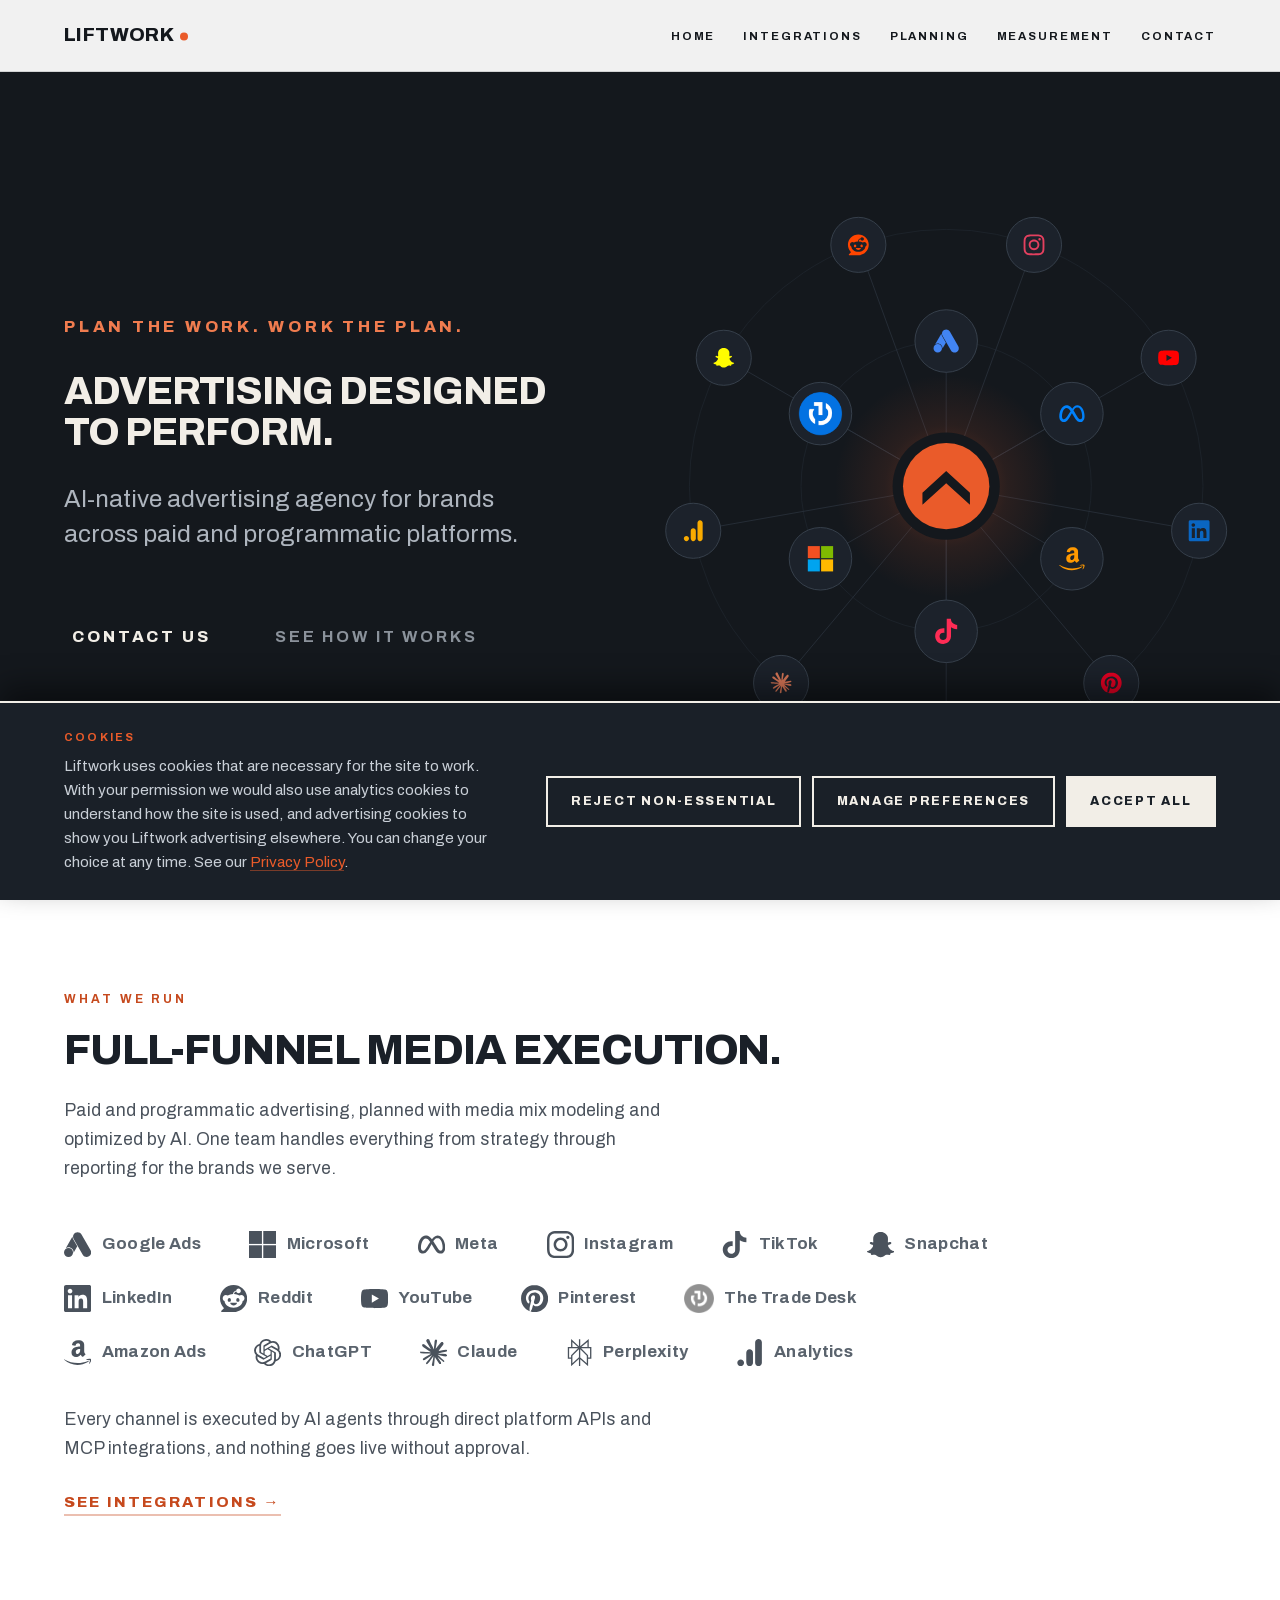
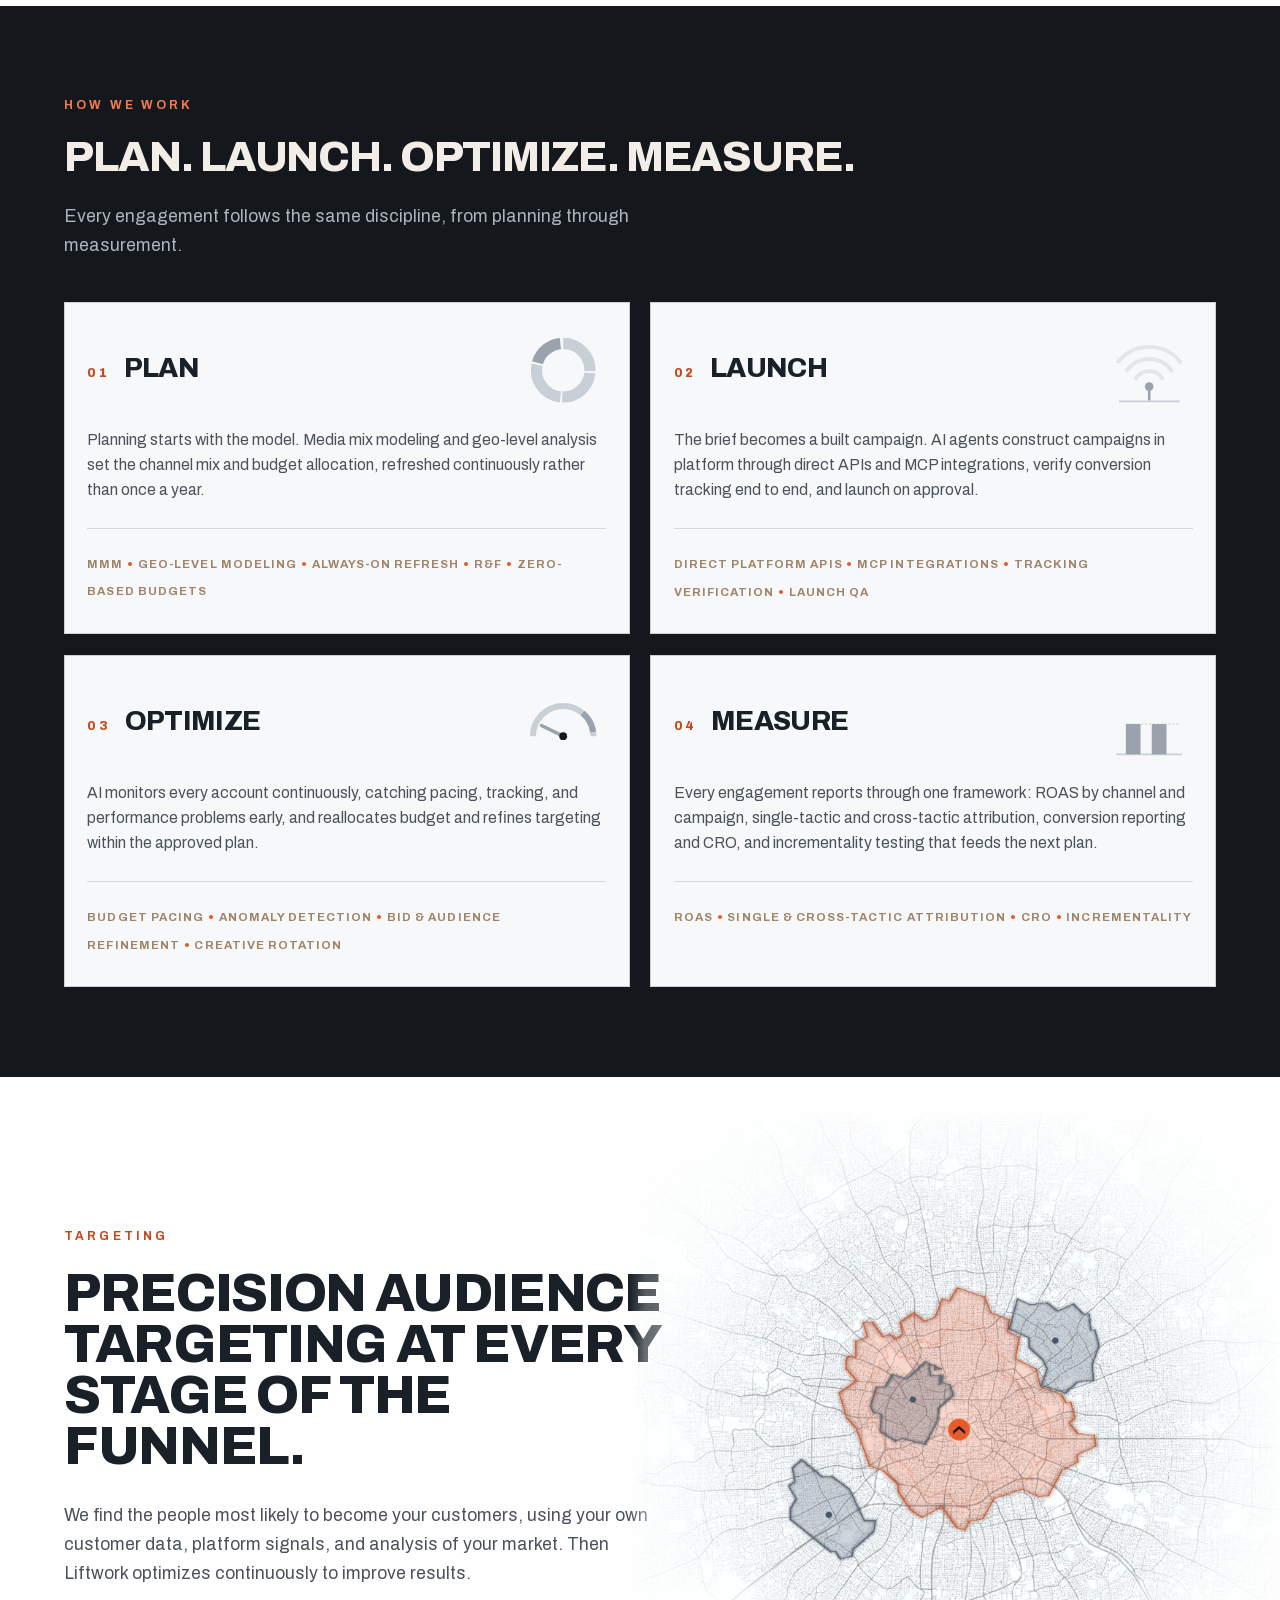
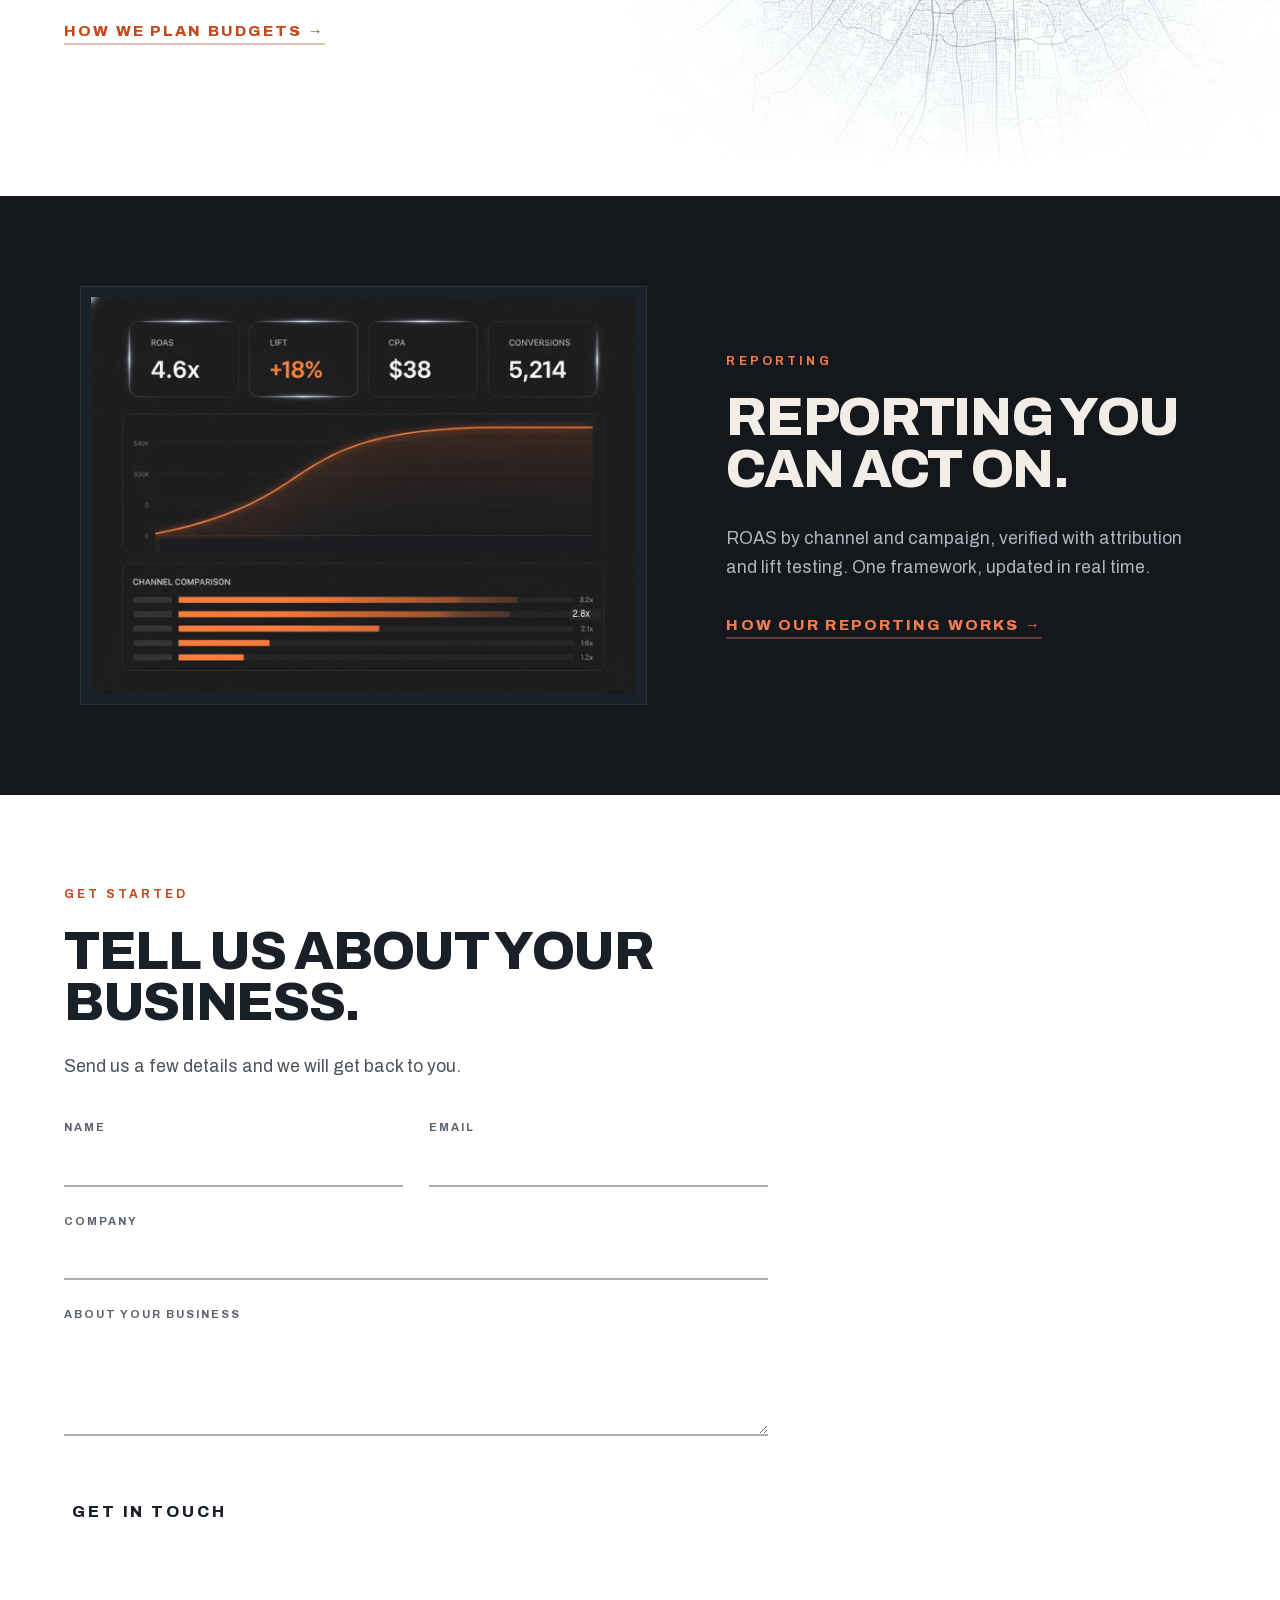
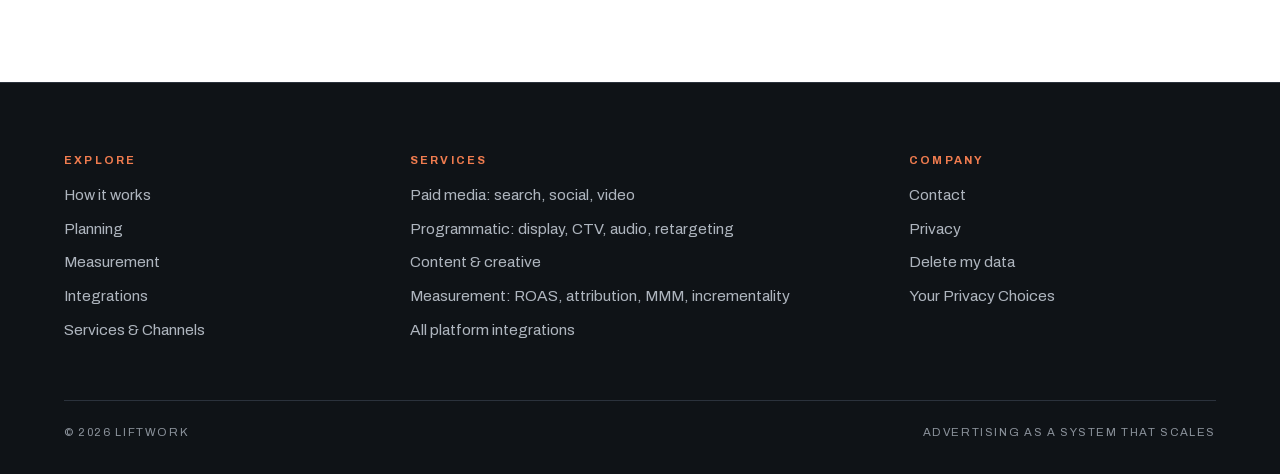
<file: index.html>
<!DOCTYPE html>
<html lang="en"><head><meta charset="utf-8">

<meta name="viewport" content="width=device-width, initial-scale=1">
<title>Liftwork: Advertising designed to perform</title>
<meta name="description" content="Liftwork is an AI-native advertising agency for brands: paid and programmatic media planned, executed, and measured in one system.">
<meta property="og:type" content="website">
<meta property="og:title" content="Liftwork: Advertising designed to perform">
<meta property="og:description" content="Liftwork is an AI-native advertising agency for paid and programmatic platforms. Advanced audience targeting, AI-optimized media delivery, and incrementality testing.">
<meta name="twitter:card" content="summary_large_image">
<meta name="theme-color" content="#14181D">
<link rel="icon" href="data:image/svg+xml,%3Csvg xmlns='http://www.w3.org/2000/svg' viewBox='0 0 32 32'%3E%3Ccircle cx='16' cy='16' r='10' fill='%23EA5B2A'/%3E%3Cpolygon points='16,12.5 21.5,17.5 21.5,20.3 16,15.3 10.5,20.3 10.5,17.5' fill='%2314181D'/%3E%3C/svg%3E">
<style>
@font-face{font-family:'Archivo';font-style:normal;font-weight:400 800;font-display:swap;src:url(fonts/archivo-var.woff2) format('woff2');unicode-range:U+0000-00FF,U+0131,U+0152-0153,U+02BB-02BC,U+02C6,U+02DA,U+02DC,U+2000-206F,U+2074,U+20AC,U+2122,U+2191,U+2193,U+2212,U+2215,U+FEFF,U+FFFD}
</style>
<style>
/* ============================================================
   LIFTWORK
   visual direction: mission control.
   deep charcoal ground, one vivid orange accent, cream plates
   where the work itself is shown. flat, sharp, unadorned.
   ============================================================ */

:root{
  --bg:#14181D;
  --bg-2:#1A2028;
  --bg-3:#20262F;
  --line:#2B323C;
  --text:#F2EEE7;
  --text-mid:#AEB5BE;
  --text-dim:#8B929B;
  --orange:#EA5B2A;
  --orange-light:#F07C4F;
  --plate:#FFFFFF;
  --shadow:rgba(0,0,0,.35);

  --display:'Archivo','Helvetica Neue',Helvetica,Arial,sans-serif;
  --gutter:clamp(1.25rem,5vw,4.5rem);
  --head-h:4.5rem;
}

*,*::before,*::after{box-sizing:border-box}
html{-webkit-text-size-adjust:100%;scroll-behavior:smooth}

body{
  margin:0;
  background:var(--bg);
  color:var(--text);
  font-family:var(--display);
  font-size:clamp(1rem,.96rem + .18vw,1.1rem);
  line-height:1.6;
  -webkit-font-smoothing:antialiased;
  overflow-x:hidden;
}

::selection{background:var(--orange);color:#fff}

.wrap{max-width:1280px;margin:0 auto;padding-inline:var(--gutter)}

/* ---------- type ---------- */

h1,h2,h3{margin:0;font-weight:800;line-height:.95;letter-spacing:-.025em;text-transform:uppercase}
.display-xl{font-size:clamp(1.9rem,.45rem + 2.45vw,2.8rem);line-height:1.07}
.display-l {font-size:clamp(1.9rem,1.05rem + 2.9vw,3.7rem)}
.display-m {font-size:clamp(1.55rem,1.05rem + 2vw,2.7rem)}

.kicker{
  display:block;
  font-size:clamp(.7rem,.66rem + .12vw,.78rem);
  font-weight:700;letter-spacing:.26em;text-transform:uppercase;
  color:var(--orange-light);
}
.hero .kicker{
  font-size:clamp(.88rem,.78rem + .3vw,1.1rem);
  font-weight:800;letter-spacing:.23em;
  margin-bottom:1.9rem;
}
.lede{font-size:clamp(1.15rem,1.02rem + .62vw,1.6rem);line-height:1.45;max-width:38ch;color:var(--text-mid)}
.body{max-width:60ch;color:var(--text-mid);line-height:1.65}

/* ---------- masthead ---------- */

.masthead{
  position:sticky;top:0;z-index:50;
  background:rgba(255,255,255,.94);
  backdrop-filter:blur(8px);
  border-bottom:1px solid rgba(20,24,29,.14);
  height:var(--head-h);
  display:flex;align-items:center;
}
.masthead .wrap{display:flex;align-items:center;justify-content:space-between;gap:1.5rem;width:100%}
.wordmark{font-weight:800;font-size:1.2rem;letter-spacing:.02em;text-transform:uppercase;text-decoration:none;color:#14181D;display:inline-flex;align-items:baseline}
.wordmark::after{content:"";width:.42em;height:.42em;border-radius:50%;background:var(--orange);margin-left:.3em;transform:translateY(-.02em)}
.masthead nav ul{display:flex;gap:clamp(.9rem,2.2vw,2.1rem);list-style:none;margin:0;padding:0}
.masthead nav a{
  font-size:.72rem;font-weight:700;letter-spacing:.16em;text-transform:uppercase;
  color:#14181D;text-decoration:none;
  border-bottom:2px solid transparent;padding-bottom:2px;
}
.masthead nav a:hover,.masthead nav a:focus-visible{border-bottom-color:var(--orange);color:var(--orange-light)}
.nav-check{position:absolute;width:1px;height:1px;margin:-1px;padding:0;overflow:hidden;clip:rect(0 0 0 0);clip-path:inset(50%);white-space:nowrap;border:0}
.nav-check:focus-visible ~ .nav-toggle{outline:2px solid var(--orange);outline-offset:4px}
.nav-toggle{
  display:none;
  background:none;border:0;cursor:pointer;padding:.55rem .35rem;
  margin-right:-.35rem;
}
.nav-toggle span{
  display:block;width:24px;height:2.5px;background:#14181D;
  margin:5px 0;transition:transform .18s ease, opacity .18s ease;
}
.nav-check:checked ~ .nav-toggle span:nth-child(1){transform:translateY(7.5px) rotate(45deg)}
.nav-check:checked ~ .nav-toggle span:nth-child(2){opacity:0}
.nav-check:checked ~ .nav-toggle span:nth-child(3){transform:translateY(-7.5px) rotate(-45deg)}

@media (max-width:680px){
  .nav-toggle{display:block}
  .masthead nav{
    position:absolute;top:var(--head-h);left:0;right:0;
    background:#FFFFFF;border-bottom:1px solid rgba(20,24,29,.14);
    display:none;
  }
  .nav-check:checked ~ nav{display:block}
  .masthead nav ul{
    flex-direction:column;gap:0;
    padding:0 var(--gutter);
  }
  .masthead nav li{border-top:1px solid rgba(20,24,29,.12)}
  .masthead nav a{
    display:block;padding:1.05rem 0;border-bottom:0;font-size:.8rem;
  }
}

/* ---------- sections ---------- */

.poster{padding-block:clamp(4rem,10vh,8rem)}
.poster--tight{padding-block:clamp(3rem,6vh,5rem)}
section[id]{scroll-margin-top:var(--head-h)}
.panel-dark{background:var(--plate);color:#1A2028}
.panel-dark .body{color:#4A525C}
.panel-dark .kicker{color:#C6491D}
.panel-dark .act{color:#1A2028}
.panel-dark .act:hover,.panel-dark .act:focus-visible{color:var(--orange)}
.panel-dark .step p{color:#4A525C}
.panel-dark .steps{border-top-color:rgba(20,24,29,.25)}
.panel-dark .steps > li{border-bottom-color:rgba(20,24,29,.25)}
.panel-dark .step-mark img{border:1px solid rgba(20,24,29,.12)}
.panel-dark .services li{border-top-color:rgba(20,24,29,.18)}
.panel-dark .panel-ui{border-color:rgba(20,24,29,.25)}
#platform .panel-ui{background:#1B212A;border:1px solid var(--line);padding:.65rem}
#platform .panel-ui img{border-radius:4px}

/* ---------- hero: fills the screen, and nothing below it shows ---------- */

.hero{
  max-width:1400px;
  min-height:calc(100svh - var(--head-h));
  display:grid;align-content:center;
  gap:clamp(2rem,4vw,2.4rem) clamp(2rem,4vw,4rem);
  grid-template-columns:1fr;
  grid-template-areas:"copy" "plate" "act";
  padding-block:clamp(2rem,4vh,3.5rem);
}
.hero-copy{grid-area:copy}
.hero > .plate{grid-area:plate;align-self:center}
.hero > .actions{grid-area:act;margin-top:0}
@media (min-width:940px){
  .hero{grid-template-columns:minmax(0,1.02fr) minmax(0,.98fr);grid-template-areas:"copy plate" "act plate";align-content:center}
  .hero-copy{align-self:end}
  .hero > .actions{align-self:start}
}
.hero h1{margin-block:0 1.8rem;max-width:15ch}
@media (min-width:940px){.hero h1{max-width:none}}
.br-lg{display:none}
@media (min-width:1150px){.br-lg{display:block}}

/* ---------- buttons: a printed slab and a marked link. no outlined boxes. ---------- */

.actions{display:flex;flex-wrap:wrap;align-items:center;gap:clamp(1.6rem,4vw,3rem);margin-top:clamp(2rem,4vw,2.8rem)}

/* actions: no boxes. a ring is drawn around the label on hover. */
.act{
  position:relative;z-index:0;display:inline-block;
  font:inherit;font-weight:800;font-size:1rem;letter-spacing:.18em;text-transform:uppercase;
  color:var(--text);background:none;border:0;cursor:pointer;text-decoration:none;
  padding:.55rem .5rem;
}
.act{transition:color .16s ease}
.act:hover,.act:focus-visible{color:var(--orange-light)}
.act--quiet{color:var(--text-dim);font-weight:700}
.act--quiet:hover,.act--quiet:focus-visible{color:var(--orange-light)}

/* ---------- plates ---------- */

.plate{width:100%;display:flex;justify-content:center}
.plate svg,.plate img{display:block;width:100%;height:auto}
.hero .plate img{max-height:min(88svh,900px);width:auto;max-width:100%}
@media (min-width:940px){.hero .plate img{width:150%;max-width:none;max-height:none;margin:-13% -25%}}
.hero .plate .hero-net{width:100%;max-width:min(92svh,820px);height:auto}
.targ-wrap{position:relative;width:100%;max-width:44rem;margin-inline:auto}
.targ-wrap img{width:100%;max-width:none;margin:0}
@media (min-width:940px){.split .plate .targ-wrap{width:148%;max-width:none;margin:-12% -14% -12% -20%}.split .plate .targ-wrap img{max-width:none;margin:0}}
.targ-wrap img{display:block;width:100%;height:auto}
.targ-anim{position:absolute;inset:0;width:100%;height:100%}
.map-anim{position:absolute;inset:0;width:100%;height:100%}
@media (prefers-reduced-motion:reduce){.map-anim{display:none}}

@keyframes tdrift{to{transform:translate(var(--dx),var(--dy))}}
.targ-pulse{opacity:0;animation:tpulse 6s ease-out infinite;transform-origin:450px 445px}
.tdot{animation:tdrift var(--du) ease-in-out var(--de) infinite alternate,tblink calc(var(--du)*.28) ease-in-out var(--de) infinite}
@keyframes tblink{0%,100%{opacity:.06}50%{opacity:1}}
@keyframes tpulse{0%{opacity:.5;transform:scale(.78)}70%{opacity:0;transform:scale(1.12)}100%{opacity:0;transform:scale(1.12)}}
@media (min-width:940px){.hero .plate .hero-net{width:142%;max-width:none;margin:-13% -19%}}
.net-rings circle{fill:none;stroke:#20272F;stroke-width:1}
.net-lines line{stroke:#2C343F;stroke-width:1}
.net-nodes circle{fill:#1C222B;stroke:#39424E;stroke-width:1.25}
.net-nodes path,.net-nodes text,.net-nodes rect{transition:fill .25s ease}
.net-nodes .node circle{transition:stroke .25s ease}
.net-nodes .node:hover circle{stroke:#5A6572}
.n-googleads path{fill:#4285F4}
.n-meta path{fill:#0081FB}
.n-amazon path{fill:#FF9900}
.n-tiktok path{fill:#FE2C55}
.n-instagram path{fill:#E4405F}
.n-youtube path{fill:#FF0000}
.n-linkedin path{fill:#0A66C2}
.n-pinterest path{fill:#E60023}
.n-openai path{fill:#10A37F}
.n-googleanalytics path{fill:#F9AB00}
.n-snapchat path{fill:#FFFC00}
.n-reddit path{fill:#FF4500}
.n-claude path{fill:#D97757}
.n-microsoft rect:nth-of-type(1){fill:#F25022}
.n-microsoft rect:nth-of-type(2){fill:#7FBA00}
.n-microsoft rect:nth-of-type(3){fill:#00A4EF}
.n-microsoft rect:nth-of-type(4){fill:#FFB900}
.net-nodes .node:hover path,.net-nodes .node:hover rect{fill:#E4E8ED}
.n-ttd .img-grey{opacity:0;transition:opacity .25s ease}
.n-ttd:hover .img-grey{opacity:1}
.n-ttd .img-color{transition:opacity .25s ease}
.n-ttd:hover .img-color{opacity:0}
.pulse{fill:var(--orange);opacity:0;animation:net-pulse var(--du,6s) cubic-bezier(.5,.05,.55,.95) infinite;animation-delay:var(--d)}
.pulse--out{fill:var(--orange-light);animation-name:net-pulse-out}
@keyframes net-pulse{
  0%{transform:translate(var(--x0),var(--y0));opacity:0}
  8%{opacity:.95}
  46%{transform:translate(500px,500px);opacity:.95}
  54%{transform:translate(500px,500px);opacity:0}
  100%{transform:translate(500px,500px);opacity:0}
}
@keyframes net-pulse-out{
  0%{transform:translate(500px,500px);opacity:0}
  8%{opacity:.85}
  46%{transform:translate(var(--x0),var(--y0));opacity:.85}
  54%{transform:translate(var(--x0),var(--y0));opacity:0}
  100%{transform:translate(var(--x0),var(--y0));opacity:0}
}
.net-halo{animation:net-breathe 5.5s ease-in-out infinite alternate;transform-origin:500px 500px}
@keyframes net-breathe{from{opacity:.75;transform:scale(1)}to{opacity:1;transform:scale(1.08)}}
.hero-bleed{overflow:clip}
.raking{transform-origin:20% 88%;animation:rake 36s ease-in-out infinite alternate}
@keyframes rake{
  from{transform:skewX(-2deg) scaleX(1)}
  to  {transform:skewX(-13deg) scaleX(1.16)}
}

/* ---------- split ---------- */

.split{display:grid;gap:clamp(2.4rem,5vw,4.5rem);grid-template-columns:1fr;align-items:center}
@media (min-width:940px){.split{grid-template-columns:1.1fr .9fr}}
.split .plate img{max-width:34rem;margin-inline:auto}
.radar-wrap{position:relative;max-width:34rem;margin-inline:auto;background:var(--plate);border:1px solid var(--line);padding:clamp(1.2rem,2.5vw,2rem)}
.radar-key{
  position:absolute;top:1rem;right:1.2rem;
  display:flex;flex-direction:column;gap:.3rem;
}
.radar-key span{
  display:flex;align-items:center;gap:.45rem;
  font-size:.66rem;font-weight:700;letter-spacing:.14em;text-transform:uppercase;color:#4A5560;
}
.radar-key i{width:.62rem;height:.62rem;display:inline-block}
@media (min-width:940px){.split--flip > div:first-child{order:2}.split--flip .plate{order:1}}

/* ---------- steps ---------- */

.steps{list-style:none;margin:2.6rem 0 0;padding:0;display:grid;gap:clamp(1rem,1.6vw,1.4rem);grid-template-columns:1fr}
@media (min-width:860px){.steps{grid-template-columns:1fr 1fr}}
.steps > li{border:1px solid rgba(20,24,29,.18);background:#F7F8F9;padding:1.5rem 1.4rem 1.6rem;color:#1A2028}
.step-head{display:flex;align-items:center;justify-content:space-between;gap:1rem;margin-bottom:.85rem}
.step-title{display:flex;align-items:baseline;gap:.9rem}
.step-num{font-weight:800;font-size:.78rem;letter-spacing:.2em;color:#C6491D}
.step-head h3{font-size:clamp(1.3rem,1rem + 1vw,1.7rem)}
.step-head img{width:5.4rem;height:5.4rem;display:block;border:1px solid rgba(20,24,29,.14)}
.step-head svg{width:5.4rem;height:5.4rem;display:block;flex:none}
.sm2{transform-box:fill-box;transition:transform .45s cubic-bezier(.3,.6,.3,1),stroke .3s ease,fill .3s ease}
.steps > li:hover .sm-plan{stroke:#EA5B2A;transform-box:view-box;transform-origin:100px 100px;transform:scale(1.07)}
.sm-plan{transform-box:view-box;transform-origin:100px 100px}
.lb-dot{transition:fill .25s ease,transform .3s ease;transform-box:fill-box;transform-origin:center}
.steps > li:hover .lb-dot{fill:#EA5B2A;transform:scale(1.25)}
.lb-arc{opacity:.45;transition:stroke .25s ease,opacity .25s ease,transform .35s ease;transform-box:fill-box;transform-origin:center}
.lb-a1{transition-delay:.02s}.lb-a2{transition-delay:.14s}.lb-a3{transition-delay:.26s}
.steps > li:hover .lb-arc{stroke:#EA5B2A;opacity:1;transform:scale(1.04)}
.sm-opt{transform-box:view-box;transform-origin:100px 130px;transform:rotate(-64deg)}
.steps > li:hover .sm-opt{transform:rotate(41deg)}
.steps > li:hover .sm-opt line{stroke:#EA5B2A}
.sm-opt line{transition:stroke .3s ease}
.og-zone{transition:stroke .3s ease}
.steps > li:hover .og-zone{stroke:#EA5B2A}
.sm-meas{transform-origin:bottom}
.steps > li:hover .sm-meas{fill:#EA5B2A;transform:scaleY(1.66)}
.mm2{opacity:0;transition:opacity .35s ease .18s}
.steps > li:hover .mm2{opacity:1}

.steps p{margin:0;color:#4A525C;line-height:1.6;font-size:.98rem}
.steps .step-spec{margin-top:1.6rem;padding-top:1.4rem;border-top:1px solid rgba(20,24,29,.14);font-size:.73rem;font-weight:700;letter-spacing:.09em;text-transform:uppercase;color:#A08469;line-height:2.1}
.step-spec .sep{color:var(--orange);font-size:1.15em;padding:0 .28em;vertical-align:-.05em}

/* ---------- agents ---------- */

.agents{
  list-style:none;margin:2.8rem 0 0;padding:0;
  display:grid;gap:clamp(1.2rem,2vw,1.6rem);grid-template-columns:1fr;
}
@media (min-width:640px){.agents{grid-template-columns:1fr 1fr}}
@media (min-width:1060px){.agents{grid-template-columns:repeat(4,1fr)}}
.agents li{
  border:1px solid var(--line);
  background:var(--bg-2);
  padding:1.5rem 1.4rem 1.7rem;
  display:flex;flex-direction:column;gap:.9rem;
}
.agents img{width:4.4rem;height:4.4rem;display:block}
.agent-num{
  font-weight:800;font-size:.78rem;letter-spacing:.2em;color:var(--orange-light);
}
.agent-name{font-weight:800;text-transform:uppercase;letter-spacing:-.01em;line-height:.95;font-size:clamp(1.35rem,1rem + 1vw,1.8rem);color:var(--text)}
.agent-what{font-size:1rem;color:var(--text-mid);line-height:1.58}

/* ---------- product panels ---------- */

.panels{display:grid;gap:clamp(1.8rem,3vw,2.6rem);grid-template-columns:1fr;margin-top:2.8rem}
@media (min-width:900px){.panels{grid-template-columns:repeat(3,1fr)}}
.panel-ui{border:1px solid var(--line);background:var(--plate)}
.panel-ui svg,.panel-ui img{display:block;width:100%;height:auto}
.panel-cap{margin-top:1.1rem}
.panel-cap h3{font-size:clamp(1.05rem,1rem + .35vw,1.3rem);margin-bottom:.45rem}
.panel-cap p{margin:0;color:var(--text-mid);font-size:1rem;line-height:1.55;max-width:34ch}

/* ---------- the row line ---------- */

.row-line{
  margin:0;font-weight:800;text-transform:uppercase;letter-spacing:-.025em;line-height:1.04;
  font-size:clamp(1.6rem,.9rem + 2.6vw,2.9rem);
}
.row-line span{display:inline-block;margin-right:.5em}
.row-line .dot{color:var(--orange);margin-right:0}
.panel-dark .row-line .dot{color:var(--orange-light)}

/* ---------- audiences ---------- */

.audiences{list-style:none;margin:2.8rem 0 0;padding:0;display:grid;gap:clamp(1.2rem,2vw,1.6rem);grid-template-columns:1fr}
@media (min-width:720px){.audiences{grid-template-columns:minmax(0,42rem)}}
.audiences > li{border:1px solid var(--line);background:var(--bg-2);padding:1.4rem 1.5rem 1.5rem;display:flex;flex-direction:column;gap:.8rem}
.aud-head{display:flex;align-items:center;gap:1rem}
.aud-head img{width:3.1rem;height:3.1rem;display:block;border:1px solid var(--line)}
.audiences h3{font-size:clamp(1.35rem,1rem + 1vw,1.8rem)}
.audiences p{margin:0;color:var(--text-mid);line-height:1.6;max-width:44ch}

/* ---------- funnel rail ---------- */

.svc-name{font-weight:800;text-transform:uppercase;letter-spacing:-.01em;font-size:clamp(1.1rem,1rem + .5vw,1.35rem);color:#1A2028}
.svc-name .svc-num{font-weight:800;font-size:.72rem;letter-spacing:.2em;color:#C6491D;margin-right:.7rem;vertical-align:.15em}
.svc-cols{display:grid;gap:1.4rem;grid-template-columns:1fr;margin-top:2.8rem}
@media (min-width:640px){.svc-cols{grid-template-columns:1fr 1fr}}
@media (min-width:1000px){.svc-cols{grid-template-columns:repeat(4,1fr)}}
.svc-cols > div{position:relative;background:#FFFFFF;border:1px solid rgba(20,24,29,.1);padding:1.7rem 1.5rem 1.6rem;box-shadow:0 10px 28px rgba(20,24,29,.05)}
.svc-cols > div::before{content:"";position:absolute;top:0;left:1.5rem;right:1.5rem;height:3px;background:var(--col)}
.svc-cols > div:nth-child(1){--col:#EA5B2A}
.svc-cols > div:nth-child(2){--col:#3D4A57}
.svc-cols > div:nth-child(3){--col:#A67C2E}
.svc-cols > div:nth-child(4){--col:#44604F}
.svc-cols .svc-name{font-size:clamp(.88rem,.6rem + .55vw,1rem);white-space:nowrap}
.svc-cols .svc-num{color:var(--col)}
.svc-list{list-style:none;margin:1.1rem 0 0;padding:0}
.svc-list li{padding:.58rem 0;border-bottom:1px solid rgba(20,24,29,.09);color:#3E4650;font-size:.94rem;letter-spacing:.01em}
.svc-list li:last-child{border-bottom:0;padding-bottom:0}
.text-link{font-weight:800;font-size:.95rem;letter-spacing:.14em;text-transform:uppercase;text-decoration:none;color:#C6491D;border-bottom:2px solid rgba(198,73,29,.35);padding-bottom:.25rem;transition:border-color .16s ease}
.text-link:hover,.text-link:focus-visible{border-bottom-color:#C6491D}


/* ---------- compatibility logo wall ---------- */

.logo-wall{margin-top:3rem}
.lw-row{display:flex;flex-wrap:wrap;justify-content:flex-start;align-items:center;gap:1.4rem 3rem}
.lw-row + .lw-row{margin-top:1.6rem}
.lw-lock{display:inline-flex;align-items:center;gap:.65rem;font-weight:700;font-size:1.05rem;letter-spacing:.02em;color:#5A636D;white-space:nowrap;transition:color .22s ease}
.lw-lock svg{width:1.7rem;height:1.7rem;display:block}
.lw-lock svg path,.lw-lock svg rect{fill:#4A525C;transition:fill .22s ease}
.lw-lock img{width:1.85rem;height:1.85rem;display:block;filter:grayscale(1) opacity(.7);transition:filter .22s ease}
.lw-lock:hover{color:#14181D}
.l-googleads:hover svg path{fill:#4285F4}.l-meta:hover svg path{fill:#0081FB}.l-instagram:hover svg path{fill:#E4405F}
.l-tiktok:hover svg path{fill:#FE2C55}.l-snapchat:hover svg path{fill:#FFFC00}.l-linkedin:hover svg path{fill:#0A66C2}
.l-reddit:hover svg path{fill:#FF4500}.l-youtube:hover svg path{fill:#FF0000}.l-pinterest:hover svg path{fill:#E60023}
.l-amazon:hover svg path{fill:#FF9900}.l-openai:hover svg path{fill:#10A37F}.l-claude:hover svg path{fill:#D97757}
.l-perplexity:hover svg path{fill:#20808D}.l-googleanalytics:hover svg path{fill:#F9AB00}
.l-microsoft:hover svg rect:nth-of-type(1){fill:#F25022}.l-microsoft:hover svg rect:nth-of-type(2){fill:#7FBA00}
.l-microsoft:hover svg rect:nth-of-type(3){fill:#00A4EF}.l-microsoft:hover svg rect:nth-of-type(4){fill:#FFB900}
.l-ttd:hover img{filter:none}

/* ---------- audience detail points ---------- */

.aud-points{list-style:none;margin:.35rem 0 0;padding:0;display:grid;gap:.5rem}
.aud-points li{position:relative;padding-left:1.15rem;color:var(--text-mid);font-size:.95rem;line-height:1.5}
.aud-points li::before{content:"";position:absolute;left:0;top:.62em;width:.55rem;height:2px;background:var(--orange)}

/* ---------- service pillars ---------- */

.pillar{margin-top:clamp(3rem,6vw,4.5rem)}
.pillar-head{display:flex;align-items:baseline;gap:1rem;flex-wrap:wrap}
.pillar-head h3{font-size:clamp(1.5rem,1.1rem + 1.6vw,2.3rem)}
.pillar-head .pillar-num{font-weight:800;font-size:.78rem;letter-spacing:.2em;color:#C6491D}
.pillar > p{margin:.8rem 0 0;max-width:56ch;color:#4A525C;line-height:1.6}
.tactics{list-style:none;margin:1.8rem 0 0;padding:0;display:grid;gap:clamp(1rem,1.6vw,1.4rem);grid-template-columns:1fr}
@media (min-width:640px){.tactics{grid-template-columns:1fr 1fr}}
@media (min-width:1060px){.tactics{grid-template-columns:repeat(3,1fr)}}
.tactics li{
  background:#F7F8F9;border:1px solid rgba(20,24,29,.16);
  padding:1.4rem 1.3rem 1.5rem;display:flex;flex-direction:column;gap:.7rem;
}
.tactic-tag{font-weight:800;font-size:.7rem;letter-spacing:.2em;text-transform:uppercase;color:#C6491D}
.tactic-name{font-weight:800;text-transform:uppercase;letter-spacing:-.01em;line-height:1.05;font-size:clamp(1.1rem,1rem + .5vw,1.35rem);color:#1A2028}
.tactic-what{font-size:.95rem;color:#4A525C;line-height:1.55}

/* cream contact form */
.panel-dark label{color:#5A626C}
.panel-dark input,.panel-dark textarea{color:#1A2028;border-bottom-color:rgba(20,24,29,.35)}
.panel-dark input:focus,.panel-dark textarea:focus{border-bottom-color:var(--orange)}
.panel-dark .form-note{color:#5A626C}
.panel-dark .form-note.err{color:#C6491D}
.panel-dark .form-note.ok{color:#1A2028}

/* ---------- contact ---------- */

form{max-width:44rem;margin-top:2.4rem}
.fields{display:grid;gap:1.6rem;grid-template-columns:1fr}
@media (min-width:640px){.fields--2{grid-template-columns:1fr 1fr}}
label{display:block;font-size:.7rem;font-weight:700;letter-spacing:.18em;text-transform:uppercase;color:var(--text-dim);margin-bottom:.5rem}
input,textarea{
  width:100%;font-family:var(--display);font-size:1.05rem;color:var(--text);
  background:transparent;border:0;border-bottom:2px solid var(--line);padding:.65rem 0;border-radius:0;
}
textarea{min-height:6.5rem;resize:vertical}
input:focus,textarea:focus{outline:0;border-bottom-color:var(--orange)}

/* ---------- footer ---------- */

footer{background:#0F1317;color:var(--text);border-top:1px solid var(--line);padding-block:clamp(3rem,7vw,4.5rem) 2rem}
.foot-grid{display:grid;gap:2.4rem;grid-template-columns:1fr}
@media (min-width:680px){.foot-grid{grid-template-columns:1fr 1.5fr 1fr}}
.foot-col .foot-h{margin:0 0 1.1rem;font-size:.7rem;font-weight:700;letter-spacing:.2em;text-transform:uppercase;color:var(--orange-light)}
.foot-col ul{list-style:none;margin:0;padding:0;display:grid;gap:.55rem}
.foot-col li,.foot-col a{font-size:.97rem;color:var(--text-mid);text-decoration:none}
.foot-col a:hover,.foot-col a:focus-visible{color:#fff}
.colophon{
  margin-top:clamp(2.4rem,6vw,3.6rem);padding-top:1.4rem;
  border-top:1px solid var(--line);
  display:flex;justify-content:space-between;gap:1rem;flex-wrap:wrap;
  font-size:.72rem;letter-spacing:.14em;text-transform:uppercase;color:var(--text-dim);
}

/* ---------- a11y ---------- */

:focus-visible{outline:3px solid var(--orange);outline-offset:4px}
.panel-dark :focus-visible{outline-color:var(--orange-light)}
.skip{position:absolute;left:-9999px;background:var(--orange);color:#fff;padding:.9rem 1.3rem;font-weight:700;letter-spacing:.14em;text-transform:uppercase;font-size:.76rem;z-index:100}
.skip:focus{left:1rem;top:1rem}

@media (prefers-reduced-motion:reduce){
  html{scroll-behavior:auto}
  *,*::before,*::after{animation:none !important;transition:none !important}
}

.hp-field{position:absolute;left:-9999px;width:1px;height:1px;overflow:hidden}
.form-note{margin-top:1.4rem;font-size:.95rem;line-height:1.5;min-height:1.4em;color:var(--text-dim)}
.form-note.err{color:var(--orange-light);font-weight:700}
.form-note.ok{color:var(--text);font-weight:700}
.act[disabled]{opacity:.55;cursor:wait}
</style>
  <link rel="stylesheet" href="consent.css">
</head>
<body>

<a class="skip" href="#main">Skip to content</a>

<header class="masthead">
  <div class="wrap">
    <a class="wordmark" href="#main">Liftwork</a>
    <input type="checkbox" id="nav-check" class="nav-check" aria-label="Menu">
    <label for="nav-check" class="nav-toggle" aria-hidden="true">
      <span></span><span></span><span></span>
    </label>
    <nav id="site-nav" aria-label="Primary">
      <ul>
        <li><a href="index.html">Home</a></li>
        <li><a href="integrations/index.html">Integrations</a></li>
        <li><a href="planning/index.html">Planning</a></li>
        <li><a href="measurement/index.html">Measurement</a></li>
        <li><a href="#contact">Contact</a></li>
      </ul>
    </nav>
  </div>
</header>

<main id="main">

  <!-- ===================== HERO (fills the screen) ===================== -->
  <div class="hero-bleed">
<section class="wrap hero">
    <div class="hero-copy">
      <span class="kicker">Plan the work. Work the plan.</span>
      <h1 class="display-xl">Advertising designed <br class="br-lg">to perform.</h1>
      <p class="lede">AI-native advertising agency for brands across paid and programmatic platforms.</p>
    </div>

    <div class="plate">
      <svg class="hero-net" viewBox="0 0 1000 1000" xmlns="http://www.w3.org/2000/svg" role="img" aria-label="The Liftwork platform connected to Google Ads, Microsoft, Meta, Instagram, TikTok, LinkedIn, Snapchat, Reddit, YouTube, Amazon, ChatGPT, Claude, Pinterest, Google Analytics, and The Trade Desk.">
        <defs>
          <radialGradient id="net-glow" cx="50%" cy="50%" r="50%">
            <stop offset="0%" stop-color="#EA5B2A" stop-opacity=".38"></stop>
            <stop offset="55%" stop-color="#EA5B2A" stop-opacity=".1"></stop>
            <stop offset="100%" stop-color="#EA5B2A" stop-opacity="0"></stop>
          </radialGradient>
        </defs>
        <g class="net-rings"><circle cx="500" cy="500" r="195"></circle><circle cx="500" cy="500" r="345"></circle></g>
        <g class="net-lines"><line x1="500" y1="500" x2="500.0" y2="305.0"></line><line x1="500" y1="500" x2="668.9" y2="402.5"></line><line x1="500" y1="500" x2="668.9" y2="597.5"></line><line x1="500" y1="500" x2="500.0" y2="695.0"></line><line x1="500" y1="500" x2="331.1" y2="597.5"></line><line x1="500" y1="500" x2="331.1" y2="402.5"></line><line x1="500" y1="500" x2="618.0" y2="175.8"></line><line x1="500" y1="500" x2="798.8" y2="327.5"></line><line x1="500" y1="500" x2="839.8" y2="559.9"></line><line x1="500" y1="500" x2="721.8" y2="764.3"></line><line x1="500" y1="500" x2="500.0" y2="845.0"></line><line x1="500" y1="500" x2="278.2" y2="764.3"></line><line x1="500" y1="500" x2="160.2" y2="559.9"></line><line x1="500" y1="500" x2="201.2" y2="327.5"></line><line x1="500" y1="500" x2="382.0" y2="175.8"></line></g>
        <g class="net-pulses"><circle class="pulse" r="4" style="--x0:500.0px;--y0:305.0px;--d:4.80s;--du:4.59s"></circle><circle class="pulse" r="4" style="--x0:668.9px;--y0:402.5px;--d:2.06s;--du:5.28s"></circle><circle class="pulse" r="4" style="--x0:668.9px;--y0:597.5px;--d:5.52s;--du:6.87s"></circle><circle class="pulse" r="4" style="--x0:500.0px;--y0:695.0px;--d:6.69s;--du:4.80s"></circle><circle class="pulse" r="4" style="--x0:331.1px;--y0:597.5px;--d:3.16s;--du:4.60s"></circle><circle class="pulse" r="4" style="--x0:331.1px;--y0:402.5px;--d:1.64s;--du:6.27s"></circle><circle class="pulse" r="4" style="--x0:618.0px;--y0:175.8px;--d:0.20s;--du:5.20s"></circle><circle class="pulse" r="4" style="--x0:798.8px;--y0:327.5px;--d:4.87s;--du:6.41s"></circle><circle class="pulse" r="4" style="--x0:839.8px;--y0:559.9px;--d:1.65s;--du:6.56s"></circle><circle class="pulse" r="4" style="--x0:721.8px;--y0:764.3px;--d:6.07s;--du:4.52s"></circle><circle class="pulse" r="4" style="--x0:500.0px;--y0:845.0px;--d:6.04s;--du:6.94s"></circle><circle class="pulse" r="4" style="--x0:278.2px;--y0:764.3px;--d:2.55s;--du:5.04s"></circle><circle class="pulse" r="4" style="--x0:160.2px;--y0:559.9px;--d:7.18s;--du:5.68s"></circle><circle class="pulse" r="4" style="--x0:201.2px;--y0:327.5px;--d:0.70s;--du:4.84s"></circle><circle class="pulse" r="4" style="--x0:382.0px;--y0:175.8px;--d:6.36s;--du:6.61s"></circle><circle class="pulse pulse--out" r="4" style="--x0:160.2px;--y0:559.9px;--d:0.59s;--du:5.53s"></circle><circle class="pulse pulse--out" r="4" style="--x0:500.0px;--y0:305.0px;--d:4.71s;--du:7.60s"></circle><circle class="pulse pulse--out" r="4" style="--x0:278.2px;--y0:764.3px;--d:2.71s;--du:5.17s"></circle><circle class="pulse pulse--out" r="4" style="--x0:798.8px;--y0:327.5px;--d:0.52s;--du:6.81s"></circle><circle class="pulse pulse--out" r="4" style="--x0:839.8px;--y0:559.9px;--d:5.80s;--du:7.95s"></circle><circle class="pulse pulse--out" r="4" style="--x0:668.9px;--y0:402.5px;--d:6.41s;--du:7.53s"></circle><circle class="pulse pulse--out" r="4" style="--x0:618.0px;--y0:175.8px;--d:2.85s;--du:6.09s"></circle></g>
        <g class="net-nodes"><g class="node n-googleads"><circle cx="500.0" cy="305.0" r="42"></circle><g transform="translate(483.0,288.0) scale(1.4167)"><path d="M3.9998 22.9291C1.7908 22.9291 0 21.1383 0 18.9293s1.7908-3.9998 3.9998-3.9998 3.9998 1.7908 3.9998 3.9998-1.7908 3.9998-3.9998 3.9998zm19.4643-6.0004L15.4632 3.072C14.3586 1.1587 11.9121.5028 9.9988 1.6074S7.4295 5.1585 8.5341 7.0718l8.0009 13.8567c1.1046 1.9133 3.5511 2.5679 5.4644 1.4646 1.9134-1.1046 2.568-3.5511 1.4647-5.4644zM7.5137 4.8438L1.5645 15.1484A4.5 4.5 0 0 1 4 14.4297c2.5597-.0075 4.6248 2.1585 4.4941 4.7148l3.2168-5.5723-3.6094-6.25c-.4499-.7793-.6322-1.6394-.5878-2.4784z"></path></g></g><g class="node n-meta"><circle cx="668.9" cy="402.5" r="42"></circle><g transform="translate(651.9,385.5) scale(1.4167)"><path d="M6.915 4.03c-1.968 0-3.683 1.28-4.871 3.113C.704 9.208 0 11.883 0 14.449c0 .706.07 1.369.21 1.973a6.624 6.624 0 0 0 .265.86 5.297 5.297 0 0 0 .371.761c.696 1.159 1.818 1.927 3.593 1.927 1.497 0 2.633-.671 3.965-2.444.76-1.012 1.144-1.626 2.663-4.32l.756-1.339.186-.325c.061.1.121.196.183.3l2.152 3.595c.724 1.21 1.665 2.556 2.47 3.314 1.046.987 1.992 1.22 3.06 1.22 1.075 0 1.876-.355 2.455-.843a3.743 3.743 0 0 0 .81-.973c.542-.939.861-2.127.861-3.745 0-2.72-.681-5.357-2.084-7.45-1.282-1.912-2.957-2.93-4.716-2.93-1.047 0-2.088.467-3.053 1.308-.652.57-1.257 1.29-1.82 2.05-.69-.875-1.335-1.547-1.958-2.056-1.182-.966-2.315-1.303-3.454-1.303zm10.16 2.053c1.147 0 2.188.758 2.992 1.999 1.132 1.748 1.647 4.195 1.647 6.4 0 1.548-.368 2.9-1.839 2.9-.58 0-1.027-.23-1.664-1.004-.496-.601-1.343-1.878-2.832-4.358l-.617-1.028a44.908 44.908 0 0 0-1.255-1.98c.07-.109.141-.224.211-.327 1.12-1.667 2.118-2.602 3.358-2.602zm-10.201.553c1.265 0 2.058.791 2.675 1.446.307.327.737.871 1.234 1.579l-1.02 1.566c-.757 1.163-1.882 3.017-2.837 4.338-1.191 1.649-1.81 1.817-2.486 1.817-.524 0-1.038-.237-1.383-.794-.263-.426-.464-1.13-.464-2.046 0-2.221.63-4.535 1.66-6.088.454-.687.964-1.226 1.533-1.533a2.264 2.264 0 0 1 1.088-.285z"></path></g></g><g class="node n-amazon"><circle cx="668.9" cy="597.5" r="42"></circle><g transform="translate(651.9,580.5) scale(1.4167)"><path d="M.045 18.02c.072-.116.187-.124.348-.022 3.636 2.11 7.594 3.166 11.87 3.166 2.852 0 5.668-.533 8.447-1.595l.315-.14c.138-.06.234-.1.293-.13.226-.088.39-.046.525.13.12.174.09.336-.12.48-.256.19-.6.41-1.006.654-1.244.743-2.64 1.316-4.185 1.726a17.617 17.617 0 01-10.951-.577 17.88 17.88 0 01-5.43-3.35c-.1-.074-.151-.15-.151-.22 0-.047.021-.09.051-.13zm6.565-6.218c0-1.005.247-1.863.743-2.577.495-.71 1.17-1.25 2.04-1.615.796-.335 1.756-.575 2.912-.72.39-.046 1.033-.103 1.92-.174v-.37c0-.93-.105-1.558-.3-1.875-.302-.43-.78-.65-1.44-.65h-.182c-.48.046-.896.196-1.246.46-.35.27-.575.63-.675 1.096-.06.3-.206.465-.435.51l-2.52-.315c-.248-.06-.372-.18-.372-.39 0-.046.007-.09.022-.15.247-1.29.855-2.25 1.82-2.88.976-.616 2.1-.975 3.39-1.05h.54c1.65 0 2.957.434 3.888 1.29.135.15.27.3.405.48.12.165.224.314.283.45.075.134.15.33.195.57.06.254.105.42.135.51.03.104.062.3.076.615.01.313.02.493.02.553v5.28c0 .376.06.72.165 1.036.105.313.21.54.315.674l.51.674c.09.136.136.256.136.36 0 .12-.06.226-.18.314-1.2 1.05-1.86 1.62-1.963 1.71-.165.135-.375.15-.63.045a6.062 6.062 0 01-.526-.496l-.31-.347a9.391 9.391 0 01-.317-.42l-.3-.435c-.81.886-1.603 1.44-2.4 1.665-.494.15-1.093.227-1.83.227-1.11 0-2.04-.343-2.76-1.034-.72-.69-1.08-1.665-1.08-2.94l-.05-.076zm3.753-.438c0 .566.14 1.02.425 1.364.285.34.675.512 1.155.512.045 0 .106-.007.195-.02.09-.016.134-.023.166-.023.614-.16 1.08-.553 1.424-1.178.165-.28.285-.58.36-.91.09-.32.12-.59.135-.8.015-.195.015-.54.015-1.005v-.54c-.84 0-1.484.06-1.92.18-1.275.36-1.92 1.17-1.92 2.43l-.035-.02zm9.162 7.027c.03-.06.075-.11.132-.17.362-.243.714-.41 1.05-.5a8.094 8.094 0 011.612-.24c.14-.012.28 0 .41.03.65.06 1.05.168 1.172.33.063.09.099.228.099.39v.15c0 .51-.149 1.11-.424 1.8-.278.69-.664 1.248-1.156 1.68-.073.06-.14.09-.197.09-.03 0-.06 0-.09-.012-.09-.044-.107-.12-.064-.24.54-1.26.806-2.143.806-2.64 0-.15-.03-.27-.087-.344-.145-.166-.55-.257-1.224-.257-.243 0-.533.016-.87.046-.363.045-.7.09-1 .135-.09 0-.148-.014-.18-.044-.03-.03-.036-.047-.02-.077 0-.017.006-.03.02-.063v-.06z"></path></g></g><g class="node n-tiktok"><circle cx="500.0" cy="695.0" r="42"></circle><g transform="translate(483.0,678.0) scale(1.4167)"><path d="M12.525.02c1.31-.02 2.61-.01 3.91-.02.08 1.53.63 3.09 1.75 4.17 1.12 1.11 2.7 1.62 4.24 1.79v4.03c-1.44-.05-2.89-.35-4.2-.97-.57-.26-1.1-.59-1.62-.93-.01 2.92.01 5.84-.02 8.75-.08 1.4-.54 2.79-1.35 3.94-1.31 1.92-3.58 3.17-5.91 3.21-1.43.08-2.86-.31-4.08-1.03-2.02-1.19-3.44-3.37-3.65-5.71-.02-.5-.03-1-.01-1.49.18-1.9 1.12-3.72 2.58-4.96 1.66-1.44 3.98-2.13 6.15-1.72.02 1.48-.04 2.96-.04 4.44-.99-.32-2.15-.23-3.02.37-.63.41-1.11 1.04-1.36 1.75-.21.51-.15 1.07-.14 1.61.24 1.64 1.82 3.02 3.5 2.87 1.12-.01 2.19-.66 2.77-1.61.19-.33.4-.67.41-1.06.1-1.79.06-3.57.07-5.36.01-4.03-.01-8.05.02-12.07z"></path></g></g><g class="node n-microsoft"><circle cx="331.1" cy="597.5" r="42"></circle><g transform="translate(314.1,580.5) scale(1.4167)"><rect x="0" y="0" width="11.408" height="11.408"></rect><rect x="12.594" y="0" width="11.406" height="11.408"></rect><rect x="0" y="12.594" width="11.408" height="11.406"></rect><rect x="12.594" y="12.594" width="11.406" height="11.406"></rect></g></g><g class="node n-ttd"><circle cx="331.1" cy="402.5" r="42"></circle><image class="img-color" x="302.1" y="373.5" width="58" height="58" href="[data-uri]"></image><image class="img-grey" x="308.1" y="379.5" width="46" height="46" href="[data-uri]"></image></g><g class="node n-instagram"><circle cx="618.0" cy="175.8" r="37"></circle><g transform="translate(604.0,161.8) scale(1.1667)"><path d="M7.0301.084c-1.2768.0602-2.1487.264-2.911.5634-.7888.3075-1.4575.72-2.1228 1.3877-.6652.6677-1.075 1.3368-1.3802 2.127-.2954.7638-.4956 1.6365-.552 2.914-.0564 1.2775-.0689 1.6882-.0626 4.947.0062 3.2586.0206 3.6671.0825 4.9473.061 1.2765.264 2.1482.5635 2.9107.308.7889.72 1.4573 1.388 2.1228.6679.6655 1.3365 1.0743 2.1285 1.38.7632.295 1.6361.4961 2.9134.552 1.2773.056 1.6884.069 4.9462.0627 3.2578-.0062 3.668-.0207 4.9478-.0814 1.28-.0607 2.147-.2652 2.9098-.5633.7889-.3086 1.4578-.72 2.1228-1.3881.665-.6682 1.0745-1.3378 1.3795-2.1284.2957-.7632.4966-1.636.552-2.9124.056-1.2809.0692-1.6898.063-4.948-.0063-3.2583-.021-3.6668-.0817-4.9465-.0607-1.2797-.264-2.1487-.5633-2.9117-.3084-.7889-.72-1.4568-1.3876-2.1228C21.2982 1.33 20.628.9208 19.8378.6165 19.074.321 18.2017.1197 16.9244.0645 15.6471.0093 15.236-.005 11.977.0014 8.718.0076 8.31.0215 7.0301.0839m.1402 21.6932c-1.17-.0509-1.8053-.2453-2.2287-.408-.5606-.216-.96-.4771-1.3819-.895-.422-.4178-.6811-.8186-.9-1.378-.1644-.4234-.3624-1.058-.4171-2.228-.0595-1.2645-.072-1.6442-.079-4.848-.007-3.2037.0053-3.583.0607-4.848.05-1.169.2456-1.805.408-2.2282.216-.5613.4762-.96.895-1.3816.4188-.4217.8184-.6814 1.3783-.9003.423-.1651 1.0575-.3614 2.227-.4171 1.2655-.06 1.6447-.072 4.848-.079 3.2033-.007 3.5835.005 4.8495.0608 1.169.0508 1.8053.2445 2.228.408.5608.216.96.4754 1.3816.895.4217.4194.6816.8176.9005 1.3787.1653.4217.3617 1.056.4169 2.2263.0602 1.2655.0739 1.645.0796 4.848.0058 3.203-.0055 3.5834-.061 4.848-.051 1.17-.245 1.8055-.408 2.2294-.216.5604-.4763.96-.8954 1.3814-.419.4215-.8181.6811-1.3783.9-.4224.1649-1.0577.3617-2.2262.4174-1.2656.0595-1.6448.072-4.8493.079-3.2045.007-3.5825-.006-4.848-.0608M16.953 5.5864A1.44 1.44 0 1 0 18.39 4.144a1.44 1.44 0 0 0-1.437 1.4424M5.8385 12.012c.0067 3.4032 2.7706 6.1557 6.173 6.1493 3.4026-.0065 6.157-2.7701 6.1506-6.1733-.0065-3.4032-2.771-6.1565-6.174-6.1498-3.403.0067-6.156 2.771-6.1496 6.1738M8 12.0077a4 4 0 1 1 4.008 3.9921A3.9996 3.9996 0 0 1 8 12.0077"></path></g></g><g class="node n-youtube"><circle cx="798.8" cy="327.5" r="37"></circle><g transform="translate(784.8,313.5) scale(1.1667)"><path d="M23.498 6.186a3.016 3.016 0 0 0-2.122-2.136C19.505 3.545 12 3.545 12 3.545s-7.505 0-9.377.505A3.017 3.017 0 0 0 .502 6.186C0 8.07 0 12 0 12s0 3.93.502 5.814a3.016 3.016 0 0 0 2.122 2.136c1.871.505 9.376.505 9.376.505s7.505 0 9.377-.505a3.015 3.015 0 0 0 2.122-2.136C24 15.93 24 12 24 12s0-3.93-.502-5.814zM9.545 15.568V8.432L15.818 12l-6.273 3.568z"></path></g></g><g class="node n-linkedin"><circle cx="839.8" cy="559.9" r="37"></circle><g transform="translate(825.8,545.9) scale(1.1667)"><path d="M20.447 20.452h-3.554v-5.569c0-1.328-.027-3.037-1.852-3.037-1.853 0-2.136 1.445-2.136 2.939v5.667H9.351V9h3.414v1.561h.046c.477-.9 1.637-1.85 3.37-1.85 3.601 0 4.267 2.37 4.267 5.455v6.286zM5.337 7.433c-1.144 0-2.063-.926-2.063-2.065 0-1.138.92-2.063 2.063-2.063 1.14 0 2.064.925 2.064 2.063 0 1.139-.925 2.065-2.064 2.065zm1.782 13.019H3.555V9h3.564v11.452zM22.225 0H1.771C.792 0 0 .774 0 1.729v20.542C0 23.227.792 24 1.771 24h20.451C23.2 24 24 23.227 24 22.271V1.729C24 .774 23.2 0 22.222 0h.003z"></path></g></g><g class="node n-pinterest"><circle cx="721.8" cy="764.3" r="37"></circle><g transform="translate(707.8,750.3) scale(1.1667)"><path d="M12.017 0C5.396 0 .029 5.367.029 11.987c0 5.079 3.158 9.417 7.618 11.162-.105-.949-.199-2.403.041-3.439.219-.937 1.406-5.957 1.406-5.957s-.359-.72-.359-1.781c0-1.663.967-2.911 2.168-2.911 1.024 0 1.518.769 1.518 1.688 0 1.029-.653 2.567-.992 3.992-.285 1.193.6 2.165 1.775 2.165 2.128 0 3.768-2.245 3.768-5.487 0-2.861-2.063-4.869-5.008-4.869-3.41 0-5.409 2.562-5.409 5.199 0 1.033.394 2.143.889 2.741.099.12.112.225.085.345-.09.375-.293 1.199-.334 1.363-.053.225-.172.271-.401.165-1.495-.69-2.433-2.878-2.433-4.646 0-3.776 2.748-7.252 7.92-7.252 4.158 0 7.392 2.967 7.392 6.923 0 4.135-2.607 7.462-6.233 7.462-1.214 0-2.354-.629-2.758-1.379l-.749 2.848c-.269 1.045-1.004 2.352-1.498 3.146 1.123.345 2.306.535 3.55.535 6.607 0 11.985-5.365 11.985-11.987C23.97 5.39 18.592.026 11.985.026L12.017 0z"></path></g></g><g class="node n-openai"><circle cx="500.0" cy="845.0" r="37"></circle><g transform="translate(486.0,831.0) scale(1.1667)"><path d="M22.2819 9.8211a5.9847 5.9847 0 0 0-.5157-4.9108 6.0462 6.0462 0 0 0-6.5098-2.9A6.0651 6.0651 0 0 0 4.9807 4.1818a5.9847 5.9847 0 0 0-3.9977 2.9 6.0462 6.0462 0 0 0 .7427 7.0966 5.98 5.98 0 0 0 .511 4.9107 6.051 6.051 0 0 0 6.5146 2.9001A5.9847 5.9847 0 0 0 13.2599 24a6.0557 6.0557 0 0 0 5.7718-4.2058 5.9894 5.9894 0 0 0 3.9977-2.9001 6.0557 6.0557 0 0 0-.7475-7.0729zm-9.022 12.6081a4.4755 4.4755 0 0 1-2.8764-1.0408l.1419-.0804 4.7783-2.7582a.7948.7948 0 0 0 .3927-.6813v-6.7369l2.02 1.1686a.071.071 0 0 1 .038.052v5.5826a4.504 4.504 0 0 1-4.4945 4.4944zm-9.6607-4.1254a4.4708 4.4708 0 0 1-.5346-3.0137l.142.0852 4.783 2.7582a.7712.7712 0 0 0 .7806 0l5.8428-3.3685v2.3324a.0804.0804 0 0 1-.0332.0615L9.74 19.9502a4.4992 4.4992 0 0 1-6.1408-1.6464zM2.3408 7.8956a4.485 4.485 0 0 1 2.3655-1.9728V11.6a.7664.7664 0 0 0 .3879.6765l5.8144 3.3543-2.0201 1.1685a.0757.0757 0 0 1-.071 0l-4.8303-2.7865A4.504 4.504 0 0 1 2.3408 7.872zm16.5963 3.8558L13.1038 8.364 15.1192 7.2a.0757.0757 0 0 1 .071 0l4.8303 2.7913a4.4944 4.4944 0 0 1-.6765 8.1042v-5.6772a.79.79 0 0 0-.407-.667zm2.0107-3.0231l-.142-.0852-4.7735-2.7818a.7759.7759 0 0 0-.7854 0L9.409 9.2297V6.8974a.0662.0662 0 0 1 .0284-.0615l4.8303-2.7866a4.4992 4.4992 0 0 1 6.6802 4.66zM8.3065 12.863l-2.02-1.1638a.0804.0804 0 0 1-.038-.0567V6.0742a4.4992 4.4992 0 0 1 7.3757-3.4537l-.142.0805L8.704 5.459a.7948.7948 0 0 0-.3927.6813zm1.0976-2.3654l2.602-1.4998 2.6069 1.4998v2.9994l-2.5974 1.4997-2.6067-1.4997Z"></path></g></g><g class="node n-claude"><circle cx="278.2" cy="764.3" r="37"></circle><g transform="translate(264.2,750.3) scale(1.1667)"><path d="m4.7144 15.9555 4.7174-2.6471.079-.2307-.079-.1275h-.2307l-.7893-.0486-2.6956-.0729-2.3375-.0971-2.2646-.1214-.5707-.1215-.5343-.7042.0546-.3522.4797-.3218.686.0608 1.5179.1032 2.2767.1578 1.6514.0972 2.4468.255h.3886l.0546-.1579-.1336-.0971-.1032-.0972L6.973 9.8356l-2.55-1.6879-1.3356-.9714-.7225-.4918-.3643-.4614-.1578-1.0078.6557-.7225.8803.0607.2246.0607.8925.686 1.9064 1.4754 2.4893 1.8336.3643.3035.1457-.1032.0182-.0728-.164-.2733-1.3539-2.4467-1.445-2.4893-.6435-1.032-.17-.6194c-.0607-.255-.1032-.4674-.1032-.7285L6.287.1335 6.6997 0l.9957.1336.419.3642.6192 1.4147 1.0018 2.2282 1.5543 3.0296.4553.8985.2429.8318.091.255h.1579v-.1457l.1275-1.706.2368-2.0947.2307-2.6957.0789-.7589.3764-.9107.7468-.4918.5828.2793.4797.686-.0668.4433-.2853 1.8517-.5586 2.9021-.3643 1.9429h.2125l.2429-.2429.9835-1.3053 1.6514-2.0643.7286-.8196.85-.9046.5464-.4311h1.0321l.759 1.1293-.34 1.1657-1.0625 1.3478-.8804 1.1414-1.2628 1.7-.7893 1.36.0729.1093.1882-.0183 2.8535-.607 1.5421-.2794 1.8396-.3157.8318.3886.091.3946-.3278.8075-1.967.4857-2.3072.4614-3.4364.8136-.0425.0304.0486.0607 1.5482.1457.6618.0364h1.621l3.0175.2247.7892.522.4736.6376-.079.4857-1.2142.6193-1.6393-.3886-3.825-.9107-1.3113-.3279h-.1822v.1093l1.0929 1.0686 2.0035 1.8092 2.5075 2.3314.1275.5768-.3218.4554-.34-.0486-2.2039-1.6575-.85-.7468-1.9246-1.621h-.1275v.17l.4432.6496 2.3436 3.5214.1214 1.0807-.17.3521-.6071.2125-.6679-.1214-1.3721-1.9246L14.38 17.959l-1.1414-1.9428-.1397.079-.674 7.2552-.3156.3703-.7286.2793-.6071-.4614-.3218-.7468.3218-1.4753.3886-1.9246.3157-1.53.2853-1.9004.17-.6314-.0121-.0425-.1397.0182-1.4328 1.9672-2.1796 2.9446-1.7243 1.8456-.4128.164-.7164-.3704.0667-.6618.4008-.5889 2.386-3.0357 1.4389-1.882.929-1.0868-.0062-.1579h-.0546l-6.3385 4.1164-1.1293.1457-.4857-.4554.0608-.7467.2307-.2429 1.9064-1.3114Z"></path></g></g><g class="node n-googleanalytics"><circle cx="160.2" cy="559.9" r="37"></circle><g transform="translate(146.2,545.9) scale(1.1667)"><path d="M22.84 2.9982v17.9987c.0086 1.6473-1.3197 2.9897-2.967 2.9984a2.9808 2.9808 0 01-.3677-.0208c-1.528-.226-2.6477-1.5558-2.6105-3.1V3.1204c-.0369-1.5458 1.0856-2.8762 2.6157-3.1 1.6361-.1915 3.1178.9796 3.3093 2.6158.014.1201.0208.241.0202.3619zM4.1326 18.0548c-1.6417 0-2.9726 1.331-2.9726 2.9726C1.16 22.6691 2.4909 24 4.1326 24s2.9726-1.3309 2.9726-2.9726-1.331-2.9726-2.9726-2.9726zm7.8728-9.0098c-.0171 0-.0342 0-.0513.0003-1.6495.0904-2.9293 1.474-2.891 3.1256v7.9846c0 2.167.9535 3.4825 2.3505 3.763 1.6118.3266 3.1832-.7152 3.5098-2.327.04-.1974.06-.3983.0593-.5998v-8.9585c.003-1.6474-1.33-2.9852-2.9773-2.9882z"></path></g></g><g class="node n-snapchat"><circle cx="201.2" cy="327.5" r="37"></circle><g transform="translate(187.2,313.5) scale(1.1667)"><path d="M12.206.793c.99 0 4.347.276 5.93 3.821.529 1.193.403 3.219.299 4.847l-.003.06c-.012.18-.022.345-.03.51.075.045.203.09.401.09.3-.016.659-.12 1.033-.301.165-.088.344-.104.464-.104.182 0 .359.029.509.09.45.149.734.479.734.838.015.449-.39.839-1.213 1.168-.089.029-.209.075-.344.119-.45.135-1.139.36-1.333.81-.09.224-.061.524.12.868l.015.015c.06.136 1.526 3.475 4.791 4.014.255.044.435.27.42.509 0 .075-.015.149-.045.225-.24.569-1.273.988-3.146 1.271-.059.091-.12.375-.164.57-.029.179-.074.36-.134.553-.076.271-.27.405-.555.405h-.03c-.135 0-.313-.031-.538-.074-.36-.075-.765-.135-1.273-.135-.3 0-.599.015-.913.074-.6.104-1.123.464-1.723.884-.853.599-1.826 1.288-3.294 1.288-.06 0-.119-.015-.18-.015h-.149c-1.468 0-2.427-.675-3.279-1.288-.599-.42-1.107-.779-1.707-.884-.314-.045-.629-.074-.928-.074-.54 0-.958.089-1.272.149-.211.043-.391.074-.54.074-.374 0-.523-.224-.583-.42-.061-.192-.09-.389-.135-.567-.046-.181-.105-.494-.166-.57-1.918-.222-2.95-.642-3.189-1.226-.031-.063-.052-.15-.055-.225-.015-.243.165-.465.42-.509 3.264-.54 4.73-3.879 4.791-4.02l.016-.029c.18-.345.224-.645.119-.869-.195-.434-.884-.658-1.332-.809-.121-.029-.24-.074-.346-.119-1.107-.435-1.257-.93-1.197-1.273.09-.479.674-.793 1.168-.793.146 0 .27.029.383.074.42.194.789.3 1.104.3.234 0 .384-.06.465-.105l-.046-.569c-.098-1.626-.225-3.651.307-4.837C7.392 1.077 10.739.807 11.727.807l.419-.015h.06z"></path></g></g><g class="node n-reddit"><circle cx="382.0" cy="175.8" r="37"></circle><g transform="translate(368.0,161.8) scale(1.1667)"><path d="M12 0C5.373 0 0 5.373 0 12c0 3.314 1.343 6.314 3.515 8.485l-2.286 2.286C.775 23.225 1.097 24 1.738 24H12c6.627 0 12-5.373 12-12S18.627 0 12 0Zm4.388 3.199c1.104 0 1.999.895 1.999 1.999 0 1.105-.895 2-1.999 2-.946 0-1.739-.657-1.947-1.539v.002c-1.147.162-2.032 1.15-2.032 2.341v.007c1.776.067 3.4.567 4.686 1.363.473-.363 1.064-.58 1.707-.58 1.547 0 2.802 1.254 2.802 2.802 0 1.117-.655 2.081-1.601 2.531-.088 3.256-3.637 5.876-7.997 5.876-4.361 0-7.905-2.617-7.998-5.87-.954-.447-1.614-1.415-1.614-2.538 0-1.548 1.255-2.802 2.803-2.802.645 0 1.239.218 1.712.585 1.275-.79 2.881-1.291 4.64-1.365v-.01c0-1.663 1.263-3.034 2.88-3.207.188-.911.993-1.595 1.959-1.595Zm-8.085 8.376c-.784 0-1.459.78-1.506 1.797-.047 1.016.64 1.429 1.426 1.429.786 0 1.371-.369 1.418-1.385.047-1.017-.553-1.841-1.338-1.841Zm7.406 0c-.786 0-1.385.824-1.338 1.841.047 1.017.634 1.385 1.418 1.385.785 0 1.473-.413 1.426-1.429-.046-1.017-.721-1.797-1.506-1.797Zm-3.703 4.013c-.974 0-1.907.048-2.77.135-.147.015-.241.168-.183.305.483 1.154 1.622 1.964 2.953 1.964 1.33 0 2.47-.81 2.953-1.964.057-.137-.037-.29-.184-.305-.863-.087-1.795-.135-2.769-.135Z"></path></g></g></g>
        <g class="net-center">
          <circle class="net-halo" cx="500" cy="500" r="150" fill="url(#net-glow)"></circle>
          <circle cx="500" cy="500" r="72" fill="#14181D"></circle>
          <circle cx="500" cy="500" r="58" fill="#EA5B2A"></circle>
          <polygon points="500.0,479.7 531.9,508.7 531.9,524.9 500.0,495.9 468.1,524.9 468.1,508.7" fill="#14181D"></polygon>
        </g>
      </svg>
    </div>

    <div class="actions">
        <a class="act" href="#contact">Contact us</a>
        <a class="act act--quiet" href="#how">See how it works</a>
      </div>
  </section>
</div>

  <!-- ===================== WHAT WE RUN (summary) ===================== -->
  <section id="services" class="panel-dark poster">
    <div class="wrap">
      <span class="kicker">What we run</span>
      <h2 class="display-m" style="margin-block:1.3rem 1.6rem;max-width:none">Full-funnel media execution.</h2>
      <p class="body">Paid and programmatic advertising, planned with media mix modeling and optimized by AI. One team handles everything from strategy through reporting for the brands we serve.</p>
    <div class="logo-wall">
      <div class="lw-row">
        <span class="lw-lock l-googleads"><svg viewBox="0 0 24 24"><path d="M3.9998 22.9291C1.7908 22.9291 0 21.1383 0 18.9293s1.7908-3.9998 3.9998-3.9998 3.9998 1.7908 3.9998 3.9998-1.7908 3.9998-3.9998 3.9998zm19.4643-6.0004L15.4632 3.072C14.3586 1.1587 11.9121.5028 9.9988 1.6074S7.4295 5.1585 8.5341 7.0718l8.0009 13.8567c1.1046 1.9133 3.5511 2.5679 5.4644 1.4646 1.9134-1.1046 2.568-3.5511 1.4647-5.4644zM7.5137 4.8438L1.5645 15.1484A4.5 4.5 0 0 1 4 14.4297c2.5597-.0075 4.6248 2.1585 4.4941 4.7148l3.2168-5.5723-3.6094-6.25c-.4499-.7793-.6322-1.6394-.5878-2.4784z"></path></svg>Google Ads</span>
        <span class="lw-lock l-microsoft"><svg viewBox="0 0 24 24"><rect x="0" y="0" width="11.4" height="11.4"></rect><rect x="12.6" y="0" width="11.4" height="11.4"></rect><rect x="0" y="12.6" width="11.4" height="11.4"></rect><rect x="12.6" y="12.6" width="11.4" height="11.4"></rect></svg>Microsoft</span>
        <span class="lw-lock l-meta"><svg viewBox="0 0 24 24"><path d="M6.915 4.03c-1.968 0-3.683 1.28-4.871 3.113C.704 9.208 0 11.883 0 14.449c0 .706.07 1.369.21 1.973a6.624 6.624 0 0 0 .265.86 5.297 5.297 0 0 0 .371.761c.696 1.159 1.818 1.927 3.593 1.927 1.497 0 2.633-.671 3.965-2.444.76-1.012 1.144-1.626 2.663-4.32l.756-1.339.186-.325c.061.1.121.196.183.3l2.152 3.595c.724 1.21 1.665 2.556 2.47 3.314 1.046.987 1.992 1.22 3.06 1.22 1.075 0 1.876-.355 2.455-.843a3.743 3.743 0 0 0 .81-.973c.542-.939.861-2.127.861-3.745 0-2.72-.681-5.357-2.084-7.45-1.282-1.912-2.957-2.93-4.716-2.93-1.047 0-2.088.467-3.053 1.308-.652.57-1.257 1.29-1.82 2.05-.69-.875-1.335-1.547-1.958-2.056-1.182-.966-2.315-1.303-3.454-1.303zm10.16 2.053c1.147 0 2.188.758 2.992 1.999 1.132 1.748 1.647 4.195 1.647 6.4 0 1.548-.368 2.9-1.839 2.9-.58 0-1.027-.23-1.664-1.004-.496-.601-1.343-1.878-2.832-4.358l-.617-1.028a44.908 44.908 0 0 0-1.255-1.98c.07-.109.141-.224.211-.327 1.12-1.667 2.118-2.602 3.358-2.602zm-10.201.553c1.265 0 2.058.791 2.675 1.446.307.327.737.871 1.234 1.579l-1.02 1.566c-.757 1.163-1.882 3.017-2.837 4.338-1.191 1.649-1.81 1.817-2.486 1.817-.524 0-1.038-.237-1.383-.794-.263-.426-.464-1.13-.464-2.046 0-2.221.63-4.535 1.66-6.088.454-.687.964-1.226 1.533-1.533a2.264 2.264 0 0 1 1.088-.285z"></path></svg>Meta</span>
        <span class="lw-lock l-instagram"><svg viewBox="0 0 24 24"><path d="M7.0301.084c-1.2768.0602-2.1487.264-2.911.5634-.7888.3075-1.4575.72-2.1228 1.3877-.6652.6677-1.075 1.3368-1.3802 2.127-.2954.7638-.4956 1.6365-.552 2.914-.0564 1.2775-.0689 1.6882-.0626 4.947.0062 3.2586.0206 3.6671.0825 4.9473.061 1.2765.264 2.1482.5635 2.9107.308.7889.72 1.4573 1.388 2.1228.6679.6655 1.3365 1.0743 2.1285 1.38.7632.295 1.6361.4961 2.9134.552 1.2773.056 1.6884.069 4.9462.0627 3.2578-.0062 3.668-.0207 4.9478-.0814 1.28-.0607 2.147-.2652 2.9098-.5633.7889-.3086 1.4578-.72 2.1228-1.3881.665-.6682 1.0745-1.3378 1.3795-2.1284.2957-.7632.4966-1.636.552-2.9124.056-1.2809.0692-1.6898.063-4.948-.0063-3.2583-.021-3.6668-.0817-4.9465-.0607-1.2797-.264-2.1487-.5633-2.9117-.3084-.7889-.72-1.4568-1.3876-2.1228C21.2982 1.33 20.628.9208 19.8378.6165 19.074.321 18.2017.1197 16.9244.0645 15.6471.0093 15.236-.005 11.977.0014 8.718.0076 8.31.0215 7.0301.0839m.1402 21.6932c-1.17-.0509-1.8053-.2453-2.2287-.408-.5606-.216-.96-.4771-1.3819-.895-.422-.4178-.6811-.8186-.9-1.378-.1644-.4234-.3624-1.058-.4171-2.228-.0595-1.2645-.072-1.6442-.079-4.848-.007-3.2037.0053-3.583.0607-4.848.05-1.169.2456-1.805.408-2.2282.216-.5613.4762-.96.895-1.3816.4188-.4217.8184-.6814 1.3783-.9003.423-.1651 1.0575-.3614 2.227-.4171 1.2655-.06 1.6447-.072 4.848-.079 3.2033-.007 3.5835.005 4.8495.0608 1.169.0508 1.8053.2445 2.228.408.5608.216.96.4754 1.3816.895.4217.4194.6816.8176.9005 1.3787.1653.4217.3617 1.056.4169 2.2263.0602 1.2655.0739 1.645.0796 4.848.0058 3.203-.0055 3.5834-.061 4.848-.051 1.17-.245 1.8055-.408 2.2294-.216.5604-.4763.96-.8954 1.3814-.419.4215-.8181.6811-1.3783.9-.4224.1649-1.0577.3617-2.2262.4174-1.2656.0595-1.6448.072-4.8493.079-3.2045.007-3.5825-.006-4.848-.0608M16.953 5.5864A1.44 1.44 0 1 0 18.39 4.144a1.44 1.44 0 0 0-1.437 1.4424M5.8385 12.012c.0067 3.4032 2.7706 6.1557 6.173 6.1493 3.4026-.0065 6.157-2.7701 6.1506-6.1733-.0065-3.4032-2.771-6.1565-6.174-6.1498-3.403.0067-6.156 2.771-6.1496 6.1738M8 12.0077a4 4 0 1 1 4.008 3.9921A3.9996 3.9996 0 0 1 8 12.0077"></path></svg>Instagram</span>
        <span class="lw-lock l-tiktok"><svg viewBox="0 0 24 24"><path d="M12.525.02c1.31-.02 2.61-.01 3.91-.02.08 1.53.63 3.09 1.75 4.17 1.12 1.11 2.7 1.62 4.24 1.79v4.03c-1.44-.05-2.89-.35-4.2-.97-.57-.26-1.1-.59-1.62-.93-.01 2.92.01 5.84-.02 8.75-.08 1.4-.54 2.79-1.35 3.94-1.31 1.92-3.58 3.17-5.91 3.21-1.43.08-2.86-.31-4.08-1.03-2.02-1.19-3.44-3.37-3.65-5.71-.02-.5-.03-1-.01-1.49.18-1.9 1.12-3.72 2.58-4.96 1.66-1.44 3.98-2.13 6.15-1.72.02 1.48-.04 2.96-.04 4.44-.99-.32-2.15-.23-3.02.37-.63.41-1.11 1.04-1.36 1.75-.21.51-.15 1.07-.14 1.61.24 1.64 1.82 3.02 3.5 2.87 1.12-.01 2.19-.66 2.77-1.61.19-.33.4-.67.41-1.06.1-1.79.06-3.57.07-5.36.01-4.03-.01-8.05.02-12.07z"></path></svg>TikTok</span>
        <span class="lw-lock l-snapchat"><svg viewBox="0 0 24 24"><path d="M12.206.793c.99 0 4.347.276 5.93 3.821.529 1.193.403 3.219.299 4.847l-.003.06c-.012.18-.022.345-.03.51.075.045.203.09.401.09.3-.016.659-.12 1.033-.301.165-.088.344-.104.464-.104.182 0 .359.029.509.09.45.149.734.479.734.838.015.449-.39.839-1.213 1.168-.089.029-.209.075-.344.119-.45.135-1.139.36-1.333.81-.09.224-.061.524.12.868l.015.015c.06.136 1.526 3.475 4.791 4.014.255.044.435.27.42.509 0 .075-.015.149-.045.225-.24.569-1.273.988-3.146 1.271-.059.091-.12.375-.164.57-.029.179-.074.36-.134.553-.076.271-.27.405-.555.405h-.03c-.135 0-.313-.031-.538-.074-.36-.075-.765-.135-1.273-.135-.3 0-.599.015-.913.074-.6.104-1.123.464-1.723.884-.853.599-1.826 1.288-3.294 1.288-.06 0-.119-.015-.18-.015h-.149c-1.468 0-2.427-.675-3.279-1.288-.599-.42-1.107-.779-1.707-.884-.314-.045-.629-.074-.928-.074-.54 0-.958.089-1.272.149-.211.043-.391.074-.54.074-.374 0-.523-.224-.583-.42-.061-.192-.09-.389-.135-.567-.046-.181-.105-.494-.166-.57-1.918-.222-2.95-.642-3.189-1.226-.031-.063-.052-.15-.055-.225-.015-.243.165-.465.42-.509 3.264-.54 4.73-3.879 4.791-4.02l.016-.029c.18-.345.224-.645.119-.869-.195-.434-.884-.658-1.332-.809-.121-.029-.24-.074-.346-.119-1.107-.435-1.257-.93-1.197-1.273.09-.479.674-.793 1.168-.793.146 0 .27.029.383.074.42.194.789.3 1.104.3.234 0 .384-.06.465-.105l-.046-.569c-.098-1.626-.225-3.651.307-4.837C7.392 1.077 10.739.807 11.727.807l.419-.015h.06z"></path></svg>Snapchat</span>
      </div>
      <div class="lw-row">
        <span class="lw-lock l-linkedin"><svg viewBox="0 0 24 24"><path d="M20.447 20.452h-3.554v-5.569c0-1.328-.027-3.037-1.852-3.037-1.853 0-2.136 1.445-2.136 2.939v5.667H9.351V9h3.414v1.561h.046c.477-.9 1.637-1.85 3.37-1.85 3.601 0 4.267 2.37 4.267 5.455v6.286zM5.337 7.433c-1.144 0-2.063-.926-2.063-2.065 0-1.138.92-2.063 2.063-2.063 1.14 0 2.064.925 2.064 2.063 0 1.139-.925 2.065-2.064 2.065zm1.782 13.019H3.555V9h3.564v11.452zM22.225 0H1.771C.792 0 0 .774 0 1.729v20.542C0 23.227.792 24 1.771 24h20.451C23.2 24 24 23.227 24 22.271V1.729C24 .774 23.2 0 22.222 0h.003z"></path></svg>LinkedIn</span>
        <span class="lw-lock l-reddit"><svg viewBox="0 0 24 24"><path d="M12 0C5.373 0 0 5.373 0 12c0 3.314 1.343 6.314 3.515 8.485l-2.286 2.286C.775 23.225 1.097 24 1.738 24H12c6.627 0 12-5.373 12-12S18.627 0 12 0Zm4.388 3.199c1.104 0 1.999.895 1.999 1.999 0 1.105-.895 2-1.999 2-.946 0-1.739-.657-1.947-1.539v.002c-1.147.162-2.032 1.15-2.032 2.341v.007c1.776.067 3.4.567 4.686 1.363.473-.363 1.064-.58 1.707-.58 1.547 0 2.802 1.254 2.802 2.802 0 1.117-.655 2.081-1.601 2.531-.088 3.256-3.637 5.876-7.997 5.876-4.361 0-7.905-2.617-7.998-5.87-.954-.447-1.614-1.415-1.614-2.538 0-1.548 1.255-2.802 2.803-2.802.645 0 1.239.218 1.712.585 1.275-.79 2.881-1.291 4.64-1.365v-.01c0-1.663 1.263-3.034 2.88-3.207.188-.911.993-1.595 1.959-1.595Zm-8.085 8.376c-.784 0-1.459.78-1.506 1.797-.047 1.016.64 1.429 1.426 1.429.786 0 1.371-.369 1.418-1.385.047-1.017-.553-1.841-1.338-1.841Zm7.406 0c-.786 0-1.385.824-1.338 1.841.047 1.017.634 1.385 1.418 1.385.785 0 1.473-.413 1.426-1.429-.046-1.017-.721-1.797-1.506-1.797Zm-3.703 4.013c-.974 0-1.907.048-2.77.135-.147.015-.241.168-.183.305.483 1.154 1.622 1.964 2.953 1.964 1.33 0 2.47-.81 2.953-1.964.057-.137-.037-.29-.184-.305-.863-.087-1.795-.135-2.769-.135Z"></path></svg>Reddit</span>
        <span class="lw-lock l-youtube"><svg viewBox="0 0 24 24"><path d="M23.498 6.186a3.016 3.016 0 0 0-2.122-2.136C19.505 3.545 12 3.545 12 3.545s-7.505 0-9.377.505A3.017 3.017 0 0 0 .502 6.186C0 8.07 0 12 0 12s0 3.93.502 5.814a3.016 3.016 0 0 0 2.122 2.136c1.871.505 9.376.505 9.376.505s7.505 0 9.377-.505a3.015 3.015 0 0 0 2.122-2.136C24 15.93 24 12 24 12s0-3.93-.502-5.814zM9.545 15.568V8.432L15.818 12l-6.273 3.568z"></path></svg>YouTube</span>
        <span class="lw-lock l-pinterest"><svg viewBox="0 0 24 24"><path d="M12.017 0C5.396 0 .029 5.367.029 11.987c0 5.079 3.158 9.417 7.618 11.162-.105-.949-.199-2.403.041-3.439.219-.937 1.406-5.957 1.406-5.957s-.359-.72-.359-1.781c0-1.663.967-2.911 2.168-2.911 1.024 0 1.518.769 1.518 1.688 0 1.029-.653 2.567-.992 3.992-.285 1.193.6 2.165 1.775 2.165 2.128 0 3.768-2.245 3.768-5.487 0-2.861-2.063-4.869-5.008-4.869-3.41 0-5.409 2.562-5.409 5.199 0 1.033.394 2.143.889 2.741.099.12.112.225.085.345-.09.375-.293 1.199-.334 1.363-.053.225-.172.271-.401.165-1.495-.69-2.433-2.878-2.433-4.646 0-3.776 2.748-7.252 7.92-7.252 4.158 0 7.392 2.967 7.392 6.923 0 4.135-2.607 7.462-6.233 7.462-1.214 0-2.354-.629-2.758-1.379l-.749 2.848c-.269 1.045-1.004 2.352-1.498 3.146 1.123.345 2.306.535 3.55.535 6.607 0 11.985-5.365 11.985-11.987C23.97 5.39 18.592.026 11.985.026L12.017 0z"></path></svg>Pinterest</span>
        <span class="lw-lock l-ttd"><img src="[data-uri]" alt="" width="24" height="24">The Trade Desk</span>
      </div>
      <div class="lw-row">
        <span class="lw-lock l-amazon"><svg viewBox="0 0 24 24"><path d="M.045 18.02c.072-.116.187-.124.348-.022 3.636 2.11 7.594 3.166 11.87 3.166 2.852 0 5.668-.533 8.447-1.595l.315-.14c.138-.06.234-.1.293-.13.226-.088.39-.046.525.13.12.174.09.336-.12.48-.256.19-.6.41-1.006.654-1.244.743-2.64 1.316-4.185 1.726a17.617 17.617 0 01-10.951-.577 17.88 17.88 0 01-5.43-3.35c-.1-.074-.151-.15-.151-.22 0-.047.021-.09.051-.13zm6.565-6.218c0-1.005.247-1.863.743-2.577.495-.71 1.17-1.25 2.04-1.615.796-.335 1.756-.575 2.912-.72.39-.046 1.033-.103 1.92-.174v-.37c0-.93-.105-1.558-.3-1.875-.302-.43-.78-.65-1.44-.65h-.182c-.48.046-.896.196-1.246.46-.35.27-.575.63-.675 1.096-.06.3-.206.465-.435.51l-2.52-.315c-.248-.06-.372-.18-.372-.39 0-.046.007-.09.022-.15.247-1.29.855-2.25 1.82-2.88.976-.616 2.1-.975 3.39-1.05h.54c1.65 0 2.957.434 3.888 1.29.135.15.27.3.405.48.12.165.224.314.283.45.075.134.15.33.195.57.06.254.105.42.135.51.03.104.062.3.076.615.01.313.02.493.02.553v5.28c0 .376.06.72.165 1.036.105.313.21.54.315.674l.51.674c.09.136.136.256.136.36 0 .12-.06.226-.18.314-1.2 1.05-1.86 1.62-1.963 1.71-.165.135-.375.15-.63.045a6.062 6.062 0 01-.526-.496l-.31-.347a9.391 9.391 0 01-.317-.42l-.3-.435c-.81.886-1.603 1.44-2.4 1.665-.494.15-1.093.227-1.83.227-1.11 0-2.04-.343-2.76-1.034-.72-.69-1.08-1.665-1.08-2.94l-.05-.076zm3.753-.438c0 .566.14 1.02.425 1.364.285.34.675.512 1.155.512.045 0 .106-.007.195-.02.09-.016.134-.023.166-.023.614-.16 1.08-.553 1.424-1.178.165-.28.285-.58.36-.91.09-.32.12-.59.135-.8.015-.195.015-.54.015-1.005v-.54c-.84 0-1.484.06-1.92.18-1.275.36-1.92 1.17-1.92 2.43l-.035-.02zm9.162 7.027c.03-.06.075-.11.132-.17.362-.243.714-.41 1.05-.5a8.094 8.094 0 011.612-.24c.14-.012.28 0 .41.03.65.06 1.05.168 1.172.33.063.09.099.228.099.39v.15c0 .51-.149 1.11-.424 1.8-.278.69-.664 1.248-1.156 1.68-.073.06-.14.09-.197.09-.03 0-.06 0-.09-.012-.09-.044-.107-.12-.064-.24.54-1.26.806-2.143.806-2.64 0-.15-.03-.27-.087-.344-.145-.166-.55-.257-1.224-.257-.243 0-.533.016-.87.046-.363.045-.7.09-1 .135-.09 0-.148-.014-.18-.044-.03-.03-.036-.047-.02-.077 0-.017.006-.03.02-.063v-.06z"></path></svg>Amazon Ads</span>
        <span class="lw-lock l-openai"><svg viewBox="0 0 24 24"><path d="M22.2819 9.8211a5.9847 5.9847 0 0 0-.5157-4.9108 6.0462 6.0462 0 0 0-6.5098-2.9A6.0651 6.0651 0 0 0 4.9807 4.1818a5.9847 5.9847 0 0 0-3.9977 2.9 6.0462 6.0462 0 0 0 .7427 7.0966 5.98 5.98 0 0 0 .511 4.9107 6.051 6.051 0 0 0 6.5146 2.9001A5.9847 5.9847 0 0 0 13.2599 24a6.0557 6.0557 0 0 0 5.7718-4.2058 5.9894 5.9894 0 0 0 3.9977-2.9001 6.0557 6.0557 0 0 0-.7475-7.0729zm-9.022 12.6081a4.4755 4.4755 0 0 1-2.8764-1.0408l.1419-.0804 4.7783-2.7582a.7948.7948 0 0 0 .3927-.6813v-6.7369l2.02 1.1686a.071.071 0 0 1 .038.052v5.5826a4.504 4.504 0 0 1-4.4945 4.4944zm-9.6607-4.1254a4.4708 4.4708 0 0 1-.5346-3.0137l.142.0852 4.783 2.7582a.7712.7712 0 0 0 .7806 0l5.8428-3.3685v2.3324a.0804.0804 0 0 1-.0332.0615L9.74 19.9502a4.4992 4.4992 0 0 1-6.1408-1.6464zM2.3408 7.8956a4.485 4.485 0 0 1 2.3655-1.9728V11.6a.7664.7664 0 0 0 .3879.6765l5.8144 3.3543-2.0201 1.1685a.0757.0757 0 0 1-.071 0l-4.8303-2.7865A4.504 4.504 0 0 1 2.3408 7.872zm16.5963 3.8558L13.1038 8.364 15.1192 7.2a.0757.0757 0 0 1 .071 0l4.8303 2.7913a4.4944 4.4944 0 0 1-.6765 8.1042v-5.6772a.79.79 0 0 0-.407-.667zm2.0107-3.0231l-.142-.0852-4.7735-2.7818a.7759.7759 0 0 0-.7854 0L9.409 9.2297V6.8974a.0662.0662 0 0 1 .0284-.0615l4.8303-2.7866a4.4992 4.4992 0 0 1 6.6802 4.66zM8.3065 12.863l-2.02-1.1638a.0804.0804 0 0 1-.038-.0567V6.0742a4.4992 4.4992 0 0 1 7.3757-3.4537l-.142.0805L8.704 5.459a.7948.7948 0 0 0-.3927.6813zm1.0976-2.3654l2.602-1.4998 2.6069 1.4998v2.9994l-2.5974 1.4997-2.6067-1.4997Z"></path></svg>ChatGPT</span>
        <span class="lw-lock l-claude"><svg viewBox="0 0 24 24"><path d="m4.7144 15.9555 4.7174-2.6471.079-.2307-.079-.1275h-.2307l-.7893-.0486-2.6956-.0729-2.3375-.0971-2.2646-.1214-.5707-.1215-.5343-.7042.0546-.3522.4797-.3218.686.0608 1.5179.1032 2.2767.1578 1.6514.0972 2.4468.255h.3886l.0546-.1579-.1336-.0971-.1032-.0972L6.973 9.8356l-2.55-1.6879-1.3356-.9714-.7225-.4918-.3643-.4614-.1578-1.0078.6557-.7225.8803.0607.2246.0607.8925.686 1.9064 1.4754 2.4893 1.8336.3643.3035.1457-.1032.0182-.0728-.164-.2733-1.3539-2.4467-1.445-2.4893-.6435-1.032-.17-.6194c-.0607-.255-.1032-.4674-.1032-.7285L6.287.1335 6.6997 0l.9957.1336.419.3642.6192 1.4147 1.0018 2.2282 1.5543 3.0296.4553.8985.2429.8318.091.255h.1579v-.1457l.1275-1.706.2368-2.0947.2307-2.6957.0789-.7589.3764-.9107.7468-.4918.5828.2793.4797.686-.0668.4433-.2853 1.8517-.5586 2.9021-.3643 1.9429h.2125l.2429-.2429.9835-1.3053 1.6514-2.0643.7286-.8196.85-.9046.5464-.4311h1.0321l.759 1.1293-.34 1.1657-1.0625 1.3478-.8804 1.1414-1.2628 1.7-.7893 1.36.0729.1093.1882-.0183 2.8535-.607 1.5421-.2794 1.8396-.3157.8318.3886.091.3946-.3278.8075-1.967.4857-2.3072.4614-3.4364.8136-.0425.0304.0486.0607 1.5482.1457.6618.0364h1.621l3.0175.2247.7892.522.4736.6376-.079.4857-1.2142.6193-1.6393-.3886-3.825-.9107-1.3113-.3279h-.1822v.1093l1.0929 1.0686 2.0035 1.8092 2.5075 2.3314.1275.5768-.3218.4554-.34-.0486-2.2039-1.6575-.85-.7468-1.9246-1.621h-.1275v.17l.4432.6496 2.3436 3.5214.1214 1.0807-.17.3521-.6071.2125-.6679-.1214-1.3721-1.9246L14.38 17.959l-1.1414-1.9428-.1397.079-.674 7.2552-.3156.3703-.7286.2793-.6071-.4614-.3218-.7468.3218-1.4753.3886-1.9246.3157-1.53.2853-1.9004.17-.6314-.0121-.0425-.1397.0182-1.4328 1.9672-2.1796 2.9446-1.7243 1.8456-.4128.164-.7164-.3704.0667-.6618.4008-.5889 2.386-3.0357 1.4389-1.882.929-1.0868-.0062-.1579h-.0546l-6.3385 4.1164-1.1293.1457-.4857-.4554.0608-.7467.2307-.2429 1.9064-1.3114Z"></path></svg>Claude</span>
        <span class="lw-lock l-perplexity"><svg viewBox="0 0 24 24"><path d="M22.3977 7.0896h-2.3106V.0676l-7.5094 6.3542V.1577h-1.1554v6.1966L4.4904 0v7.0896H1.6023v10.3976h2.8882V24l6.932-6.3591v6.2005h1.1554v-6.0469l6.9318 6.1807v-6.4879h2.8882V7.0896zm-3.4657-4.531v4.531h-5.355l5.355-4.531zm-13.2862.0676 4.8691 4.4634H5.6458V2.6262zM2.7576 16.332V8.245h7.8476l-6.1149 6.1147v1.9723H2.7576zm2.8882 5.0404v-3.8852h.0001v-2.6488l5.7763-5.7764v7.0111l-5.7764 5.2993zm12.7086.0248-5.7766-5.1509V9.0618l5.7766 5.7766v6.5588zm2.8882-5.0652h-1.733v-1.9723L13.3948 8.245h7.8478v8.087z"></path></svg>Perplexity</span>
        <span class="lw-lock l-googleanalytics"><svg viewBox="0 0 24 24"><path d="M22.84 2.9982v17.9987c.0086 1.6473-1.3197 2.9897-2.967 2.9984a2.9808 2.9808 0 01-.3677-.0208c-1.528-.226-2.6477-1.5558-2.6105-3.1V3.1204c-.0369-1.5458 1.0856-2.8762 2.6157-3.1 1.6361-.1915 3.1178.9796 3.3093 2.6158.014.1201.0208.241.0202.3619zM4.1326 18.0548c-1.6417 0-2.9726 1.331-2.9726 2.9726C1.16 22.6691 2.4909 24 4.1326 24s2.9726-1.3309 2.9726-2.9726-1.331-2.9726-2.9726-2.9726zm7.8728-9.0098c-.0171 0-.0342 0-.0513.0003-1.6495.0904-2.9293 1.474-2.891 3.1256v7.9846c0 2.167.9535 3.4825 2.3505 3.763 1.6118.3266 3.1832-.7152 3.5098-2.327.04-.1974.06-.3983.0593-.5998v-8.9585c.003-1.6474-1.33-2.9852-2.9773-2.9882z"></path></svg>Analytics</span>
      </div>
    </div>
      <p class="body" style="margin-top:2.4rem">Every channel is executed by AI agents through direct platform APIs and MCP integrations, and nothing goes live without approval.</p>
      <p style="margin:1.6rem 0 0"><a class="text-link" href="integrations/index.html">See integrations&nbsp;→</a></p>
    </div>
  </section>



  <!-- ===================== THE WORK, IN ORDER ===================== -->
  <section id="how" class="poster">
    <div class="wrap">
      <span class="kicker">How we work</span>
      <h2 class="display-m" style="margin-block:1.3rem 1.6rem">Plan. Launch. Optimize. Measure.</h2>
      <p class="body">Every engagement follows the same discipline, from planning through measurement.</p>

      <ol class="steps">
        <li>
          <div class="step-head">
            <span class="step-title"><span class="step-num">01</span><h3>Plan</h3></span>
            <svg viewBox="0 0 200 200" xmlns="http://www.w3.org/2000/svg" aria-hidden="true"><path d="M100.0,38.0 A62,62 0 0 1 162.0,102.2" fill="none" stroke="#C9CFD6" stroke-width="26"/><path d="M161.7,106.5 A62,62 0 0 1 97.8,162.0" fill="none" stroke="#C9CFD6" stroke-width="26"/><path d="M93.5,161.7 A62,62 0 0 1 39.4,87.1" fill="none" stroke="#C9CFD6" stroke-width="26"/><path class="sm2 sm-plan" d="M40.4,82.9 A62,62 0 0 1 93.5,38.3" fill="none" stroke="#9AA3AD" stroke-width="26"/></svg>
          </div>
          <p>Planning starts with the model. Media mix modeling and geo-level analysis set the channel mix and budget allocation, refreshed continuously rather than once a year.</p>
          <p class="step-spec">MMM<span class="sep">•</span>Geo-level Modeling<span class="sep">•</span>Always-on Refresh<span class="sep">•</span>R&amp;F<span class="sep">•</span>Zero-based Budgets</p>
        </li>
        <li>
          <div class="step-head">
            <span class="step-title"><span class="step-num">02</span><h3>Launch</h3></span>
            <svg viewBox="0 0 200 200" xmlns="http://www.w3.org/2000/svg" aria-hidden="true"><line x1="30" y1="172" x2="170" y2="172" stroke="#C9CFD6" stroke-width="4"/><line x1="100" y1="170" x2="100" y2="148" stroke="#9AA3AD" stroke-width="6"/><circle class="lb-dot" cx="100" cy="138" r="10" fill="#9AA3AD"/><path class="lb-arc lb-a1" d="M69.5,118.9 A36,36 0 0 1 130.5,118.9" fill="none" stroke="#C9CFD6" stroke-width="9" stroke-linecap="round"/><path class="lb-arc lb-a2" d="M48.2,100.4 A64,64 0 0 1 151.8,100.4" fill="none" stroke="#C9CFD6" stroke-width="9" stroke-linecap="round"/><path class="lb-arc lb-a3" d="M28.5,80.1 A92,92 0 0 1 171.5,80.1" fill="none" stroke="#C9CFD6" stroke-width="9" stroke-linecap="round"/></svg>
          </div>
          <p>The brief becomes a built campaign. AI agents construct campaigns in platform through direct APIs and MCP integrations, verify conversion tracking end to end, and launch on approval.</p>
          <p class="step-spec">Direct Platform APIs<span class="sep">•</span>MCP Integrations<span class="sep">•</span>Tracking Verification<span class="sep">•</span>Launch QA</p>
        </li>
        <li>
          <div class="step-head">
            <span class="step-title"><span class="step-num">03</span><h3>Optimize</h3></span>
            <svg viewBox="0 0 200 200" xmlns="http://www.w3.org/2000/svg" aria-hidden="true"><path d="M30.0,130.0 A70,70 0 0 1 170.0,130.0" fill="none" stroke="#C9CFD6" stroke-width="14"/><path class="og-zone" d="M145.0,76.4 A70,70 0 0 1 169.3,120.3" fill="none" stroke="#9AA3AD" stroke-width="14"/><g class="sm2 sm-opt"><line x1="100" y1="130" x2="100" y2="74" stroke="#9AA3AD" stroke-width="8" stroke-linecap="round"/></g><circle cx="100" cy="130" r="9" fill="#14181D"/></svg>
          </div>
          <p>AI monitors every account continuously, catching pacing, tracking, and performance problems early, and reallocates budget and refines targeting within the approved plan.</p>
          <p class="step-spec">Budget Pacing<span class="sep">•</span>Anomaly Detection<span class="sep">•</span>Bid &amp; Audience Refinement<span class="sep">•</span>Creative Rotation</p>
        </li>
        <li>
          <div class="step-head">
            <span class="step-title"><span class="step-num">04</span><h3>Measure</h3></span>
            <svg viewBox="0 0 200 200" xmlns="http://www.w3.org/2000/svg" aria-hidden="true"><line x1="24" y1="172" x2="176" y2="172" stroke="#C9CFD6" stroke-width="4"/><rect x="46" y="102" width="34" height="70" fill="#9AA3AD"/><rect class="sm2 sm-meas" x="106" y="102" width="34" height="70" fill="#9AA3AD"/><line x1="46" y1="102" x2="168" y2="102" stroke="#9AA3AD" stroke-width="1.5" stroke-dasharray="4 5"/><g class="mm2"><line x1="106" y1="56" x2="168" y2="56" stroke="#9AA3AD" stroke-width="1.5" stroke-dasharray="4 5"/><line x1="162" y1="60" x2="162" y2="98" stroke="#14181D" stroke-width="2"/><path d="M162 54 L157 63 L167 63 Z" fill="#14181D"/><path d="M162 104 L157 95 L167 95 Z" fill="#14181D"/></g></svg>
          </div>
          <p>Every engagement reports through one framework: ROAS by channel and campaign, single-tactic and cross-tactic attribution, conversion reporting and CRO, and incrementality testing that feeds the next plan.</p>
          <p class="step-spec">ROAS<span class="sep">•</span>Single &amp; Cross-tactic Attribution<span class="sep">•</span>CRO<span class="sep">•</span>Incrementality</p>
        </li>
      </ol>
    </div>
  </section>

  <!-- ===================== TARGETING ===================== -->
  <section class="panel-dark poster">
    <div class="wrap">
    <div class="split">
      <div>
        <span class="kicker">Targeting</span>
        <h2 class="display-l" style="margin-block:1.3rem 1.8rem;max-width:20ch">Precision audience targeting at every stage of the funnel.</h2>
        <p class="body">We find the people most likely to become your customers, using your own customer data, platform signals, and analysis of your market. Then Liftwork optimizes continuously to improve results.</p>
      <p style="margin:1.8rem 0 0"><a class="text-link" href="planning/index.html">How we plan budgets&nbsp;→</a></p>
      </div>
      <div class="plate">
        <div class="targ-wrap">
        <img src="img/market-map-light.webp" width="900" height="900" loading="lazy" decoding="async" alt="A daylight map of a local market: the business's orange trade area with three competitor areas in slate, each marked with a dot.">
        <svg class="map-anim" viewBox="0 0 1100 1100" aria-hidden="true"><g transform="translate(555 540)"><path d="M-2,-239 L42,-224 L51,-198 L83,-186 L80,-166 L100,-156 L93,-120 L128,-103 L135,-73 L170,-60 L178,-46 L186,-48 L193,-20 L184,-12 L198,5 L225,8 L228,28 L196,43 L198,55 L171,69 L148,110 L133,113 L105,100 L57,116 L39,149 L15,154 L8,168 L-4,164 L-29,129 L-63,147 L-81,135 L-102,104 L-102,92 L-126,70 L-149,61 L-172,-2 L-188,-20 L-201,-62 L-172,-83 L-189,-102 L-189,-118 L-185,-125 L-173,-124 L-173,-150 L-154,-157 L-161,-181 L-146,-182 L-129,-157 L-117,-161 L-107,-153 L-95,-161 L-99,-181 L-76,-197 L-59,-183 L-40,-190 L-28,-220 L-16,-217 L-5,-237 Z" fill="none" stroke="#EA5B2A" stroke-width="4" opacity="0"><animateTransform attributeName="transform" type="scale" values="0.06;1;1" keyTimes="0;0.7;1" dur="3.8s" begin="0s" repeatCount="indefinite"/><animate attributeName="opacity" values="0;.7;0;0" keyTimes="0;0.1;0.7;1" dur="3.8s" begin="0s" repeatCount="indefinite"/></path></g><g transform="translate(716 391)"><path d="M-63,-71 L-43,-62 L-15,-65 L3,-51 L29,-63 L45,-47 L56,-46 L58,-20 L66,-19 L72,8 L61,38 L62,66 L35,69 L16,88 L-24,75 L-14,47 L-20,33 L-44,10 L-44,-5 L-77,-20 L-63,-71 Z" fill="none" stroke="#5A6B7E" stroke-width="4" opacity="0"><animateTransform attributeName="transform" type="scale" values="0.06;1;1" keyTimes="0;0.7;1" dur="3.8s" begin="0.95s" repeatCount="indefinite"/><animate attributeName="opacity" values="0;.5;0;0" keyTimes="0;0.1;0.7;1" dur="3.8s" begin="0.95s" repeatCount="indefinite"/></path></g><g transform="translate(337 683)"><path d="M-46,-94 L-12,-65 L4,-66 L33,-44 L58,8 L77,8 L74,28 L39,58 L37,69 L19,74 L11,61 L3,62 L-65,7 L-65,-12 L-55,-27 L-68,-50 L-57,-57 L-61,-80 L-47,-93 Z" fill="none" stroke="#5A6B7E" stroke-width="4" opacity="0"><animateTransform attributeName="transform" type="scale" values="0.06;1;1" keyTimes="0;0.7;1" dur="3.8s" begin="1.9s" repeatCount="indefinite"/><animate attributeName="opacity" values="0;.5;0;0" keyTimes="0;0.1;0.7;1" dur="3.8s" begin="1.9s" repeatCount="indefinite"/></path></g><g transform="translate(477 489)"><path d="M21,-64 L48,-51 L37,-49 L37,-57 L27,-58 L28,-41 L46,-42 L44,-26 L50,-41 L48,-30 L62,-25 L67,-7 L42,15 L41,35 L20,75 L-18,66 L-29,70 L-54,54 L-52,26 L-66,22 L-70,10 L-61,-21 L-46,-22 L-34,-43 L-10,-35 L20,-62 Z" fill="none" stroke="#5A6B7E" stroke-width="4" opacity="0"><animateTransform attributeName="transform" type="scale" values="0.06;1;1" keyTimes="0;0.7;1" dur="3.8s" begin="2.85s" repeatCount="indefinite"/><animate attributeName="opacity" values="0;.5;0;0" keyTimes="0;0.1;0.7;1" dur="3.8s" begin="2.85s" repeatCount="indefinite"/></path></g></svg>
      </div>
      </div>
    </div>
  </div>
  </section>

  <!-- ===================== REPORTING ===================== -->
  <section class="poster">
    <div class="wrap">
      <div class="split split--flip">
        <div>
          <span class="kicker">Reporting</span>
          <h2 class="display-l" style="margin-block:1.3rem 1.8rem;max-width:20ch">Reporting you can act on.</h2>
          <p class="body">ROAS by channel and campaign, verified with attribution and lift testing. One framework, updated in real time.</p>
          <p style="margin:1.8rem 0 0"><a class="text-link" style="color:var(--orange-light);border-bottom-color:rgba(240,124,79,.35)" href="measurement/index.html">How our reporting works&nbsp;→</a></p>
        </div>
        <div class="plate">
          <div class="panel-ui" style="background:#1B212A;padding:.65rem">
            <img src="img/dashboard-dark.webp" width="1184" height="864" loading="lazy" decoding="async" alt="A Liftwork reporting dashboard highlighting ROAS, lift, CPA, and conversions with a channel comparison.">
          </div>
        </div>
      </div>
    </div>
  </section>




  <!-- ===================== CONTACT ===================== -->
  <section id="contact" class="panel-dark poster">
    <div class="wrap">
    <span class="kicker">Get started</span>
    <h2 class="display-l" style="margin-block:1.3rem 1.5rem;max-width:18ch">Tell us about your business.</h2>
    <p class="body">Send us a few details and we will get back to you.</p>

    <!-- BUILD NOTE: form action is not wired. Point it at your handler before publishing. -->
    <form id="contact-form" novalidate="">
      <div class="fields fields--2">
        <div>
          <label for="f-name">Name</label>
          <input id="f-name" name="name" type="text" autocomplete="name" required="">
        </div>
        <div>
          <label for="f-email">Email</label>
          <input id="f-email" name="email" type="email" autocomplete="email" required="">
        </div>
      </div>
      <div class="fields" style="margin-top:1.6rem">
        <div>
          <label for="f-company">Company</label>
          <input id="f-company" name="company" type="text" autocomplete="organization">
        </div>
        <div>
          <label for="f-about">About your business</label>
          <textarea id="f-about" name="about"></textarea>
        </div>
      </div>
      <div class="hp-field" aria-hidden="true"><label for="lw-hp">Do not fill this in</label><input id="lw-hp" name="lw_hp" type="text" tabindex="-1" autocomplete="off"></div>
      <div class="actions">
        <button class="act" type="submit">Get in touch</button>
      </div>
      <p class="form-note" id="form-note" aria-live="polite"></p>
    </form>
  </div>
  </section>

</main>

<footer>
  <div class="wrap">
    <div class="foot-grid">
      <div class="foot-col">
        <h2 class="foot-h">Explore</h2>
        <ul>
          <li><a href="#how">How it works</a></li>
          <li><a href="planning/index.html">Planning</a></li>
          <li><a href="measurement/index.html">Measurement</a></li>
          <li><a href="integrations/index.html">Integrations</a></li>
          <li><a href="#services">Services &amp; Channels</a></li>
        </ul>
      </div>
      <div class="foot-col">
        <h2 class="foot-h">Services</h2>
        <ul>
          <li><a href="#services">Paid media: search, social, video</a></li>
          <li><a href="#services">Programmatic: display, CTV, audio, retargeting</a></li>
          <li><a href="#services">Content &amp; creative</a></li>
          <li><a href="#services">Measurement: ROAS, attribution, MMM, incrementality</a></li>
          <li><a href="integrations/index.html">All platform integrations</a></li>
        </ul>
      </div>
      <div class="foot-col">
        <h2 class="foot-h">Company</h2>
        <ul>
          <li><a href="#contact">Contact</a></li>
          <li><a href="privacy/index.html">Privacy</a></li>
<li><a href="data-deletion/index.html">Delete my data</a></li>
<li><a href="#" data-lw-consent-open="">Your Privacy Choices</a></li>
        </ul>
      </div>
    </div>
    <div class="colophon">
      <span>© 2026 Liftwork</span>
      <span>Advertising as a system that scales</span>
    </div>
  </div>
</footer>

<script>
(function(){
  var c=document.getElementById('nav-check'), n=document.getElementById('site-nav');
  if(c&&n){
    n.addEventListener('click',function(e){
      if(e.target.tagName==='A'){c.checked=false;}
    });
  }
})();
(function(){
  var g=document.getElementById('approval-grid');
  if(!g) return;
  var mq=window.matchMedia('(min-width:940px)');
  function set(){g.style.gridTemplateColumns=mq.matches?'1.06fr .94fr':'1fr';}
  set();
  mq.addEventListener?mq.addEventListener('change',set):mq.addListener(set);
})();

(function(){
  "use strict";
  var form=document.getElementById("contact-form"); if(!form) return;
  var note=document.getElementById("form-note");
  var EMAIL=/^[^\s@]+@[^\s@]+\.[^\s@]+$/;
  form.addEventListener("submit",function(ev){
    ev.preventDefault();
    var nameEl=document.getElementById("f-name"), emailEl=document.getElementById("f-email");
    var email=emailEl.value.trim();
    if(!nameEl.value.trim()){note.className="form-note err";note.textContent="Enter your name.";nameEl.focus();return;}
    if(!email||!EMAIL.test(email)){note.className="form-note err";note.textContent="Enter a valid email.";emailEl.focus();return;}
    var btn=form.querySelector("button[type=submit]"), label=btn.textContent;
    btn.disabled=true; btn.textContent="Sending…"; note.textContent="";
    fetch("/api/contact",{method:"POST",headers:{"Content-Type":"application/json"},
      body:JSON.stringify({name:nameEl.value,email:email,
        company:document.getElementById("f-company").value,
        message:document.getElementById("f-about").value,
        lw_hp:document.getElementById("lw-hp").value})
    }).then(function(r){if(!r.ok)throw new Error("http "+r.status);return r.json();})
     .then(function(){
       Array.prototype.forEach.call(form.querySelectorAll(".fields, .actions"),function(el){el.style.display="none";});
       note.className="form-note ok"; note.textContent="Received. We will get back to you.";
     }).catch(function(){
       btn.disabled=false; btn.textContent=label;
       note.className="form-note err"; note.textContent="That didn't send. Try again, or email privacy@liftwork.com.";
     });
  });
})();
</script>





<script src="consent.js" defer=""></script>

</body></html>
</file>
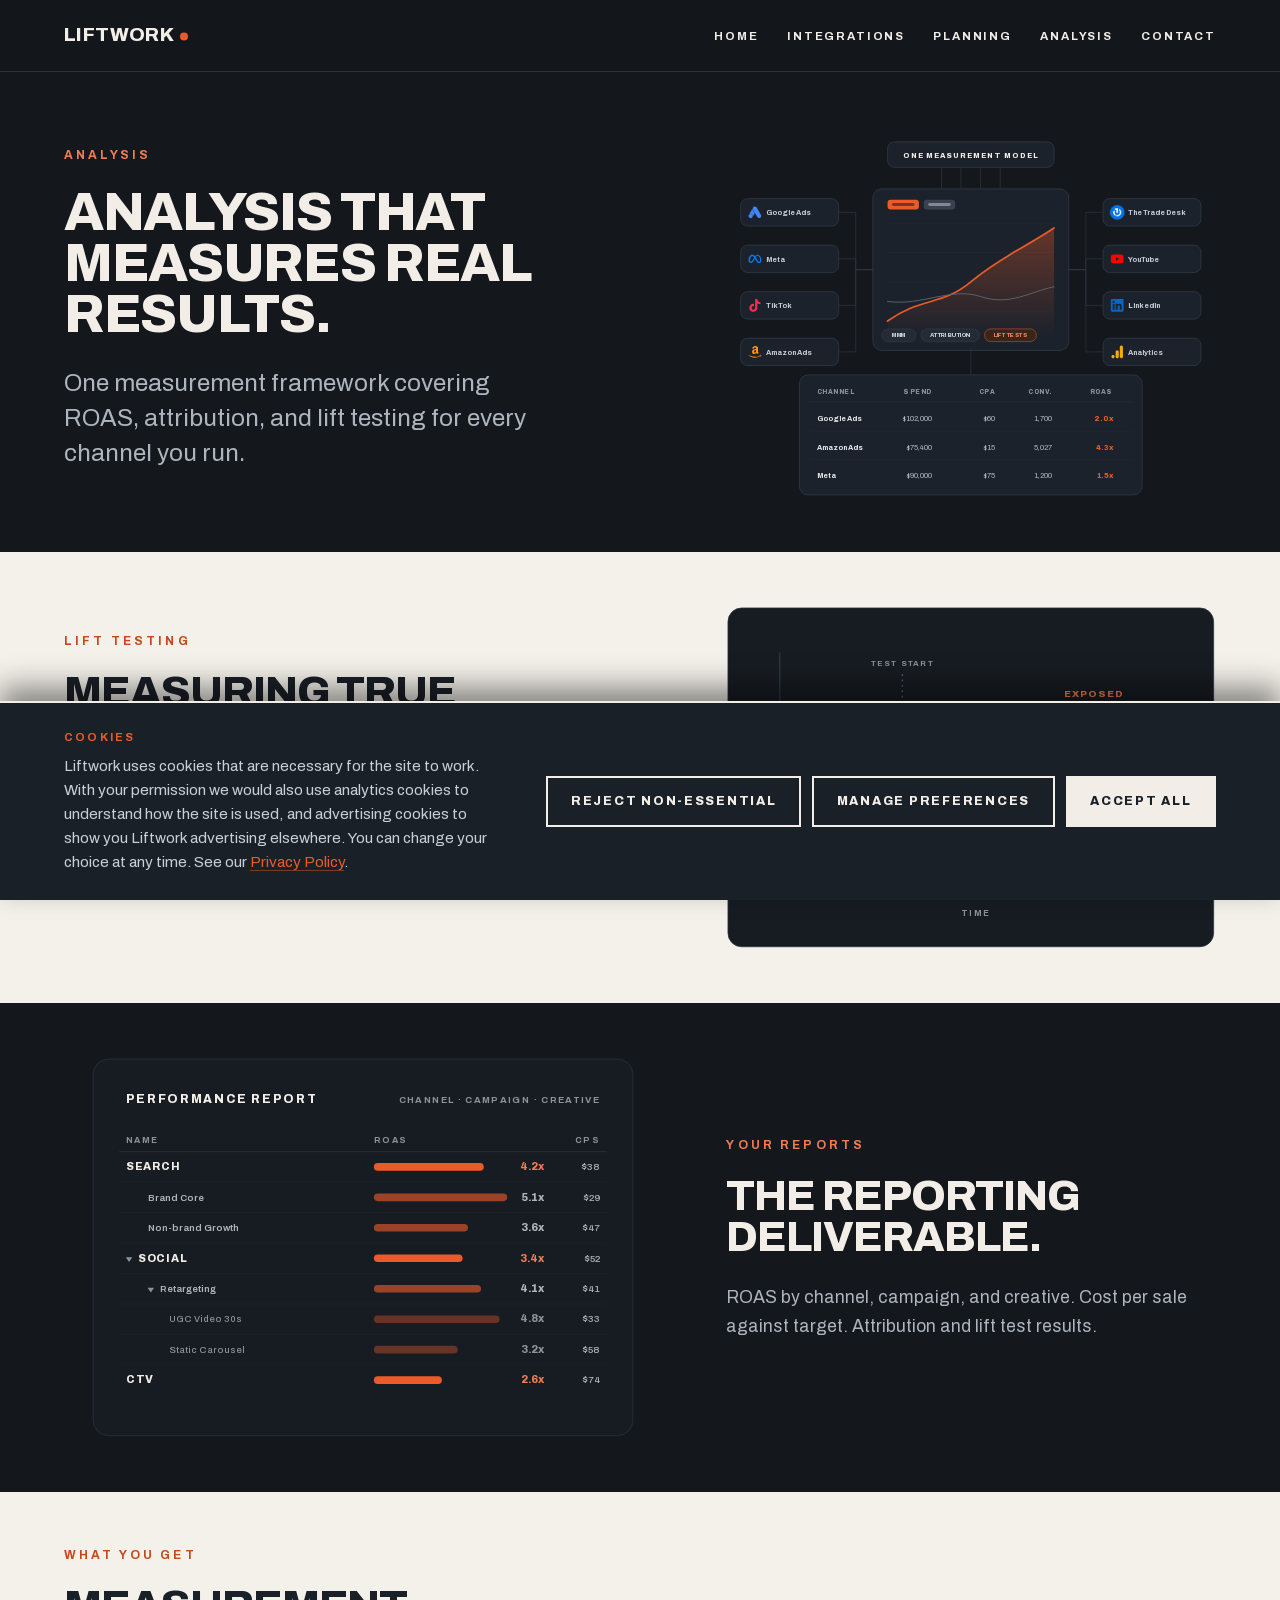
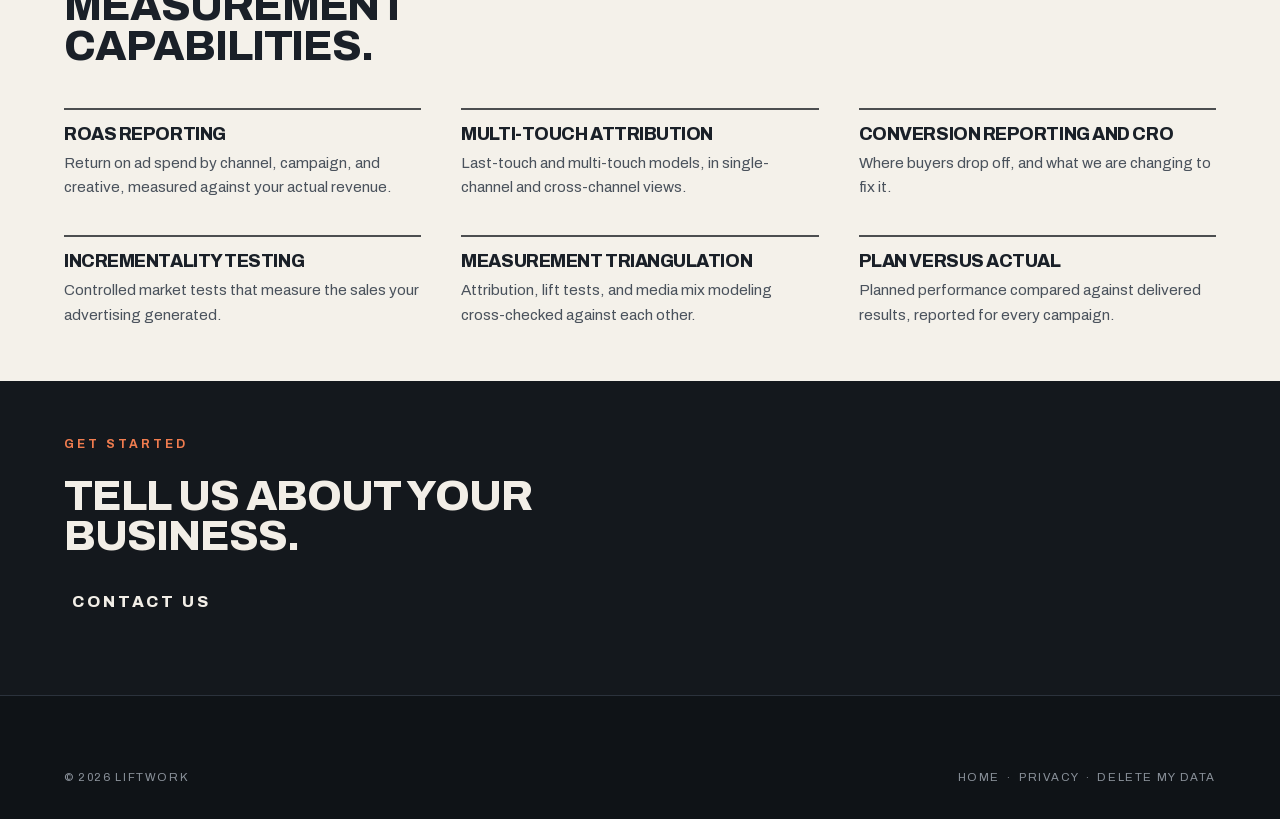
<file: attribution-incrementality/index.html>
<!DOCTYPE html>
<html lang="en"><head><meta charset="utf-8">

<meta name="viewport" content="width=device-width, initial-scale=1">
<title>Attribution & Incrementality Reporting | Liftwork</title>
<meta name="description" content="Liftwork's reporting shows what your advertising actually caused: attribution across every channel, incrementality testing for proof, and ROAS you can trust.">
<meta name="theme-color" content="#14181D">
<link rel="icon" href="data:image/svg+xml,%3Csvg xmlns='http://www.w3.org/2000/svg' viewBox='0 0 32 32'%3E%3Ccircle cx='16' cy='16' r='10' fill='%23EA5B2A'/%3E%3Cpolygon points='16,12.5 21.5,17.5 21.5,20.3 16,15.3 10.5,20.3 10.5,17.5' fill='%2314181D'/%3E%3C/svg%3E">
<style>
@font-face{font-family:'Archivo';font-style:normal;font-weight:400 800;font-display:swap;src:url(../fonts/archivo-var.woff2) format('woff2');unicode-range:U+0000-00FF,U+0131,U+0152-0153,U+02BB-02BC,U+02C6,U+02DA,U+02DC,U+2000-206F,U+2074,U+20AC,U+2122,U+2191,U+2193,U+2212,U+2215,U+FEFF,U+FFFD}
</style>
<style>
/* ============================================================
   LIFTWORK
   visual direction: mission control.
   deep charcoal ground, one vivid orange accent, cream plates
   where the work itself is shown. flat, sharp, unadorned.
   ============================================================ */

:root{
  --bg:#14181D;
  --bg-2:#1A2028;
  --bg-3:#20262F;
  --line:#2B323C;
  --text:#F2EEE7;
  --text-mid:#AEB5BE;
  --text-dim:#8B929B;
  --orange:#EA5B2A;
  --orange-light:#F07C4F;
  --plate:#F4F1EA;
  --shadow:rgba(0,0,0,.35);

  --display:'Archivo','Helvetica Neue',Helvetica,Arial,sans-serif;
  --gutter:clamp(1.25rem,5vw,4.5rem);
  --head-h:4.5rem;
}

*,*::before,*::after{box-sizing:border-box}
html{-webkit-text-size-adjust:100%;scroll-behavior:smooth}

body{
  margin:0;
  background:var(--bg);
  color:var(--text);
  font-family:var(--display);
  font-size:clamp(1rem,.96rem + .18vw,1.1rem);
  line-height:1.6;
  -webkit-font-smoothing:antialiased;
  overflow-x:hidden;
}

::selection{background:var(--orange);color:#fff}

.wrap{max-width:1280px;margin:0 auto;padding-inline:var(--gutter)}

/* ---------- type ---------- */

h1,h2,h3{margin:0;font-weight:800;line-height:.95;letter-spacing:-.025em;text-transform:uppercase}
.display-xl{font-size:clamp(1.9rem,.45rem + 2.45vw,2.8rem);line-height:1.07}
.display-l {font-size:clamp(1.9rem,1.05rem + 2.9vw,3.7rem)}
.display-m {font-size:clamp(1.55rem,1.05rem + 2vw,2.7rem)}

.kicker{
  display:block;
  font-size:clamp(.7rem,.66rem + .12vw,.78rem);
  font-weight:700;letter-spacing:.26em;text-transform:uppercase;
  color:var(--orange-light);
}
.hero .kicker{
  font-size:clamp(.88rem,.78rem + .3vw,1.1rem);
  font-weight:800;letter-spacing:.23em;
  margin-bottom:1.9rem;
}
.lede{font-size:clamp(1.15rem,1.02rem + .62vw,1.6rem);line-height:1.45;max-width:38ch;color:var(--text-mid)}
.body{max-width:60ch;color:var(--text-mid);line-height:1.65}

/* ---------- masthead ---------- */

.masthead{
  position:sticky;top:0;z-index:50;
  background:rgba(20,24,29,.94);
  backdrop-filter:blur(8px);
  border-bottom:1px solid var(--line);
  height:var(--head-h);
  display:flex;align-items:center;
}
.masthead .wrap{display:flex;align-items:center;justify-content:space-between;gap:1.5rem;width:100%}
.wordmark{font-weight:800;font-size:1.2rem;letter-spacing:.02em;text-transform:uppercase;text-decoration:none;color:var(--text);display:inline-flex;align-items:baseline}
.wordmark::after{content:"";width:.42em;height:.42em;border-radius:50%;background:var(--orange);margin-left:.3em;transform:translateY(-.02em)}
.masthead nav ul{display:flex;gap:clamp(.9rem,2.2vw,2.1rem);list-style:none;margin:0;padding:0}
.masthead nav a{
  font-size:.72rem;font-weight:700;letter-spacing:.16em;text-transform:uppercase;
  color:var(--text);text-decoration:none;
  border-bottom:2px solid transparent;padding-bottom:2px;
}
.masthead nav a:hover,.masthead nav a:focus-visible{border-bottom-color:var(--orange);color:var(--orange-light)}
.nav-check{position:absolute;width:1px;height:1px;margin:-1px;padding:0;overflow:hidden;clip:rect(0 0 0 0);clip-path:inset(50%);white-space:nowrap;border:0}
.nav-check:focus-visible ~ .nav-toggle{outline:2px solid var(--orange);outline-offset:4px}
.nav-toggle{
  display:none;
  background:none;border:0;cursor:pointer;padding:.55rem .35rem;
  margin-right:-.35rem;
}
.nav-toggle span{
  display:block;width:24px;height:2.5px;background:var(--text);
  margin:5px 0;transition:transform .18s ease, opacity .18s ease;
}
.nav-check:checked ~ .nav-toggle span:nth-child(1){transform:translateY(7.5px) rotate(45deg)}
.nav-check:checked ~ .nav-toggle span:nth-child(2){opacity:0}
.nav-check:checked ~ .nav-toggle span:nth-child(3){transform:translateY(-7.5px) rotate(-45deg)}

@media (max-width:680px){
  .nav-toggle{display:block}
  .masthead nav{
    position:absolute;top:var(--head-h);left:0;right:0;
    background:var(--bg);border-bottom:1px solid var(--line);
    display:none;
  }
  .nav-check:checked ~ nav{display:block}
  .masthead nav ul{
    flex-direction:column;gap:0;
    padding:0 var(--gutter);
  }
  .masthead nav li{border-top:1px solid var(--line)}
  .masthead nav a{
    display:block;padding:1.05rem 0;border-bottom:0;font-size:.8rem;
  }
}

/* ---------- sections ---------- */

.poster{padding-block:clamp(4rem,10vh,8rem)}
.poster--tight{padding-block:clamp(3rem,6vh,5rem)}
section[id]{scroll-margin-top:var(--head-h)}
.panel-dark{background:var(--plate);color:#1A2028}
.panel-dark .body{color:#4A525C}
.panel-dark .kicker{color:#C6491D}
.panel-dark .act{color:#1A2028}
.panel-dark .act:hover,.panel-dark .act:focus-visible{color:var(--orange)}
.panel-dark .step p{color:#4A525C}
.panel-dark .steps{border-top-color:rgba(20,24,29,.25)}
.panel-dark .steps > li{border-bottom-color:rgba(20,24,29,.25)}
.panel-dark .step-mark img{border:1px solid rgba(20,24,29,.12)}
.panel-dark .services li{border-top-color:rgba(20,24,29,.18)}
.panel-dark .panel-ui{border-color:rgba(20,24,29,.25)}

/* ---------- hero: fills the screen, and nothing below it shows ---------- */

.hero{
  max-width:1400px;
  min-height:calc(100svh - var(--head-h));
  display:grid;align-content:center;
  gap:clamp(2rem,4vw,2.4rem) clamp(2rem,4vw,4rem);
  grid-template-columns:1fr;
  grid-template-areas:"copy" "plate" "act";
  padding-block:clamp(2rem,4vh,3.5rem);
}
.hero-copy{grid-area:copy}
.hero > .plate{grid-area:plate;align-self:center}
.hero > .actions{grid-area:act;margin-top:0}
@media (min-width:940px){
  .hero{grid-template-columns:minmax(0,1.02fr) minmax(0,.98fr);grid-template-areas:"copy plate" "act plate";align-content:center}
  .hero-copy{align-self:end}
  .hero > .actions{align-self:start}
}
.hero h1{margin-block:0 1.8rem;max-width:15ch}
@media (min-width:940px){.hero h1{max-width:none}}
.br-lg{display:none}
@media (min-width:1150px){.br-lg{display:block}}

/* ---------- buttons: a printed slab and a marked link. no outlined boxes. ---------- */

.actions{display:flex;flex-wrap:wrap;align-items:center;gap:clamp(1.6rem,4vw,3rem);margin-top:clamp(2rem,4vw,2.8rem)}

/* actions: no boxes. a ring is drawn around the label on hover. */
.act{
  position:relative;z-index:0;display:inline-block;
  font:inherit;font-weight:800;font-size:1rem;letter-spacing:.18em;text-transform:uppercase;
  color:var(--text);background:none;border:0;cursor:pointer;text-decoration:none;
  padding:.55rem .5rem;
}
.act{transition:color .16s ease}
.act:hover,.act:focus-visible{color:var(--orange-light)}
.act--quiet{color:var(--text-dim);font-weight:700}
.act--quiet:hover,.act--quiet:focus-visible{color:var(--orange-light)}

/* ---------- plates ---------- */

.plate{width:100%;display:flex;justify-content:center}
.plate svg,.plate img{display:block;width:100%;height:auto}
.hero .plate img{max-height:min(88svh,900px);width:auto;max-width:100%}
@media (min-width:940px){.hero .plate img{width:150%;max-width:none;max-height:none;margin:-13% -25%}}
.hero .plate .hero-net{width:100%;max-width:min(92svh,820px);height:auto}
@media (min-width:940px){.hero .plate .hero-net{width:142%;max-width:none;margin:-13% -19%}}
.net-rings circle{fill:none;stroke:#20272F;stroke-width:1}
.net-lines line{stroke:#2C343F;stroke-width:1}
.net-nodes circle{fill:#1C222B;stroke:#39424E;stroke-width:1.25}
.net-nodes path,.net-nodes text,.net-nodes rect{fill:#C3CAD3;transition:fill .25s ease}
.net-nodes .node circle{transition:stroke .25s ease}
.net-nodes .node:hover circle{stroke:#5A6572}
.n-googleads:hover path{fill:#4285F4}
.n-meta:hover path{fill:#0081FB}
.n-amazon:hover path{fill:#FF9900}
.n-tiktok:hover path{fill:#FE2C55}
.n-instagram:hover path{fill:#E4405F}
.n-youtube:hover path{fill:#FF0000}
.n-linkedin:hover path{fill:#0A66C2}
.n-pinterest:hover path{fill:#E60023}
.n-openai:hover path{fill:#10A37F}
.n-googleanalytics:hover path{fill:#F9AB00}
.n-snapchat:hover path{fill:#FFFC00}
.n-reddit:hover path{fill:#FF4500}
.n-microsoft:hover rect:nth-of-type(1){fill:#F25022}
.n-microsoft:hover rect:nth-of-type(2){fill:#7FBA00}
.n-microsoft:hover rect:nth-of-type(3){fill:#00A4EF}
.n-microsoft:hover rect:nth-of-type(4){fill:#FFB900}
.n-ttd .img-color{opacity:0;transition:opacity .25s ease}
.n-ttd:hover .img-color{opacity:1}
.n-ttd .img-grey{transition:opacity .25s ease}
.n-ttd:hover .img-grey{opacity:0}
.pulse{fill:var(--orange);opacity:0;animation:net-pulse 6s cubic-bezier(.5,.05,.55,.95) infinite;animation-delay:var(--d)}
@keyframes net-pulse{
  0%{transform:translate(var(--x0),var(--y0));opacity:0}
  8%{opacity:.95}
  46%{transform:translate(500px,500px);opacity:.95}
  54%{transform:translate(500px,500px);opacity:0}
  100%{transform:translate(500px,500px);opacity:0}
}
.net-halo{animation:net-breathe 5.5s ease-in-out infinite alternate;transform-origin:500px 500px}
@keyframes net-breathe{from{opacity:.75;transform:scale(1)}to{opacity:1;transform:scale(1.08)}}
.hero-bleed{overflow:clip}
.raking{transform-origin:20% 88%;animation:rake 36s ease-in-out infinite alternate}
@keyframes rake{
  from{transform:skewX(-2deg) scaleX(1)}
  to  {transform:skewX(-13deg) scaleX(1.16)}
}

/* ---------- split ---------- */

.split{display:grid;gap:clamp(2.4rem,5vw,4.5rem);grid-template-columns:1fr;align-items:center}
@media (min-width:940px){.split{grid-template-columns:1.1fr .9fr}}
.split .plate img{max-width:34rem;margin-inline:auto}
.radar-wrap{position:relative;max-width:34rem;margin-inline:auto;background:var(--plate);border:1px solid var(--line);padding:clamp(1.2rem,2.5vw,2rem)}
.radar-key{
  position:absolute;top:1rem;right:1.2rem;
  display:flex;flex-direction:column;gap:.3rem;
}
.radar-key span{
  display:flex;align-items:center;gap:.45rem;
  font-size:.66rem;font-weight:700;letter-spacing:.14em;text-transform:uppercase;color:#4A5560;
}
.radar-key i{width:.62rem;height:.62rem;display:inline-block}
@media (min-width:940px){.split--flip > div:first-child{order:2}.split--flip .plate{order:1}}

/* ---------- steps ---------- */

.steps{list-style:none;margin:2.6rem 0 0;padding:0;display:grid;gap:clamp(1rem,1.6vw,1.4rem);grid-template-columns:1fr}
@media (min-width:860px){.steps{grid-template-columns:1fr 1fr}}
.steps > li{border:1px solid rgba(20,24,29,.18);background:#FBF9F4;padding:1.5rem 1.4rem 1.6rem}
.step-head{display:flex;align-items:center;justify-content:space-between;gap:1rem;margin-bottom:.85rem}
.step-title{display:flex;align-items:baseline;gap:.9rem}
.step-num{font-weight:800;font-size:.78rem;letter-spacing:.2em;color:#C6491D}
.step-head h3{font-size:clamp(1.3rem,1rem + 1vw,1.7rem)}
.step-head img{width:3.4rem;height:3.4rem;display:block;border:1px solid rgba(20,24,29,.12)}
.steps p{margin:0;color:#4A525C;line-height:1.6;font-size:.98rem}
.step-spec{margin-top:2.1rem;padding-top:.95rem;border-top:1px solid rgba(20,24,29,.14);font-size:.73rem;font-weight:700;letter-spacing:.09em;text-transform:uppercase;color:#A08469;line-height:2.1}
.step-spec .sep{color:var(--orange);font-size:1.15em;padding:0 .28em;vertical-align:-.05em}

/* ---------- agents ---------- */

.agents{
  list-style:none;margin:2.8rem 0 0;padding:0;
  display:grid;gap:clamp(1.2rem,2vw,1.6rem);grid-template-columns:1fr;
}
@media (min-width:640px){.agents{grid-template-columns:1fr 1fr}}
@media (min-width:1060px){.agents{grid-template-columns:repeat(4,1fr)}}
.agents li{
  border:1px solid var(--line);
  background:var(--bg-2);
  padding:1.5rem 1.4rem 1.7rem;
  display:flex;flex-direction:column;gap:.9rem;
}
.agents img{width:4.4rem;height:4.4rem;display:block}
.agent-num{
  font-weight:800;font-size:.78rem;letter-spacing:.2em;color:var(--orange-light);
}
.agent-name{font-weight:800;text-transform:uppercase;letter-spacing:-.01em;line-height:.95;font-size:clamp(1.35rem,1rem + 1vw,1.8rem);color:var(--text)}
.agent-what{font-size:1rem;color:var(--text-mid);line-height:1.58}

/* ---------- product panels ---------- */

.panels{display:grid;gap:clamp(1.8rem,3vw,2.6rem);grid-template-columns:1fr;margin-top:2.8rem}
@media (min-width:900px){.panels{grid-template-columns:repeat(3,1fr)}}
.panel-ui{border:1px solid var(--line);background:var(--plate)}
.panel-ui svg,.panel-ui img{display:block;width:100%;height:auto}
.panel-cap{margin-top:1.1rem}
.panel-cap h3{font-size:clamp(1.05rem,1rem + .35vw,1.3rem);margin-bottom:.45rem}
.panel-cap p{margin:0;color:var(--text-mid);font-size:1rem;line-height:1.55;max-width:34ch}

/* ---------- the row line ---------- */

.row-line{
  margin:0;font-weight:800;text-transform:uppercase;letter-spacing:-.025em;line-height:1.04;
  font-size:clamp(1.6rem,.9rem + 2.6vw,2.9rem);
}
.row-line span{display:inline-block;margin-right:.5em}
.row-line .dot{color:var(--orange);margin-right:0}
.panel-dark .row-line .dot{color:var(--orange-light)}

/* ---------- audiences ---------- */

.audiences{list-style:none;margin:2.8rem 0 0;padding:0;display:grid;gap:clamp(1.2rem,2vw,1.6rem);grid-template-columns:1fr}
@media (min-width:720px){.audiences{grid-template-columns:1fr 1fr}}
.audiences li{border:1px solid var(--line);background:var(--bg-2);padding:1.3rem 1.3rem 1.4rem;display:flex;flex-direction:column;gap:.7rem}
.audiences img{width:5.2rem;height:5.2rem;display:block}
.audiences h3{font-size:clamp(1.35rem,1rem + 1vw,1.8rem)}
.audiences p{margin:0;color:var(--text-mid);line-height:1.6;max-width:44ch}

/* ---------- funnel rail ---------- */

.svc-name{font-weight:800;text-transform:uppercase;letter-spacing:-.01em;font-size:clamp(1.1rem,1rem + .5vw,1.35rem);color:#1A2028}
.svc-name .svc-num{font-weight:800;font-size:.72rem;letter-spacing:.2em;color:#C6491D;margin-right:.7rem;vertical-align:.15em}
.funnel{margin-top:2.6rem}
.funnel-head{display:none}
.funnel-rows{list-style:none;margin:0;padding:0;border-top:1px solid rgba(20,24,29,.25)}
.funnel-rows li{display:grid;grid-template-columns:1fr;gap:.9rem 2.5rem;padding:1.4rem 0;border-bottom:1px solid rgba(20,24,29,.25)}
.chips{display:flex;flex-wrap:wrap;gap:.5rem 1.15rem;margin-top:.75rem}
.chips span{position:relative;font-size:.7rem;font-weight:700;letter-spacing:.08em;text-transform:uppercase;color:#4A525C;cursor:default;transition:color .18s ease;padding-bottom:3px}
.chips span::after{content:"";position:absolute;left:0;bottom:0;width:100%;height:2px;background:var(--orange);transform:scaleX(0);transform-origin:left;transition:transform .22s ease}
.chips span:hover{color:#14181D}
.chips span:hover::after{transform:scaleX(1)}
.track{display:none}
@media (min-width:900px){
  .funnel-head{display:grid;grid-template-columns:minmax(0,2.1fr) repeat(3,1fr);gap:0 2.5rem;padding-bottom:.7rem}
  .funnel-head span{font-size:.66rem;font-weight:800;letter-spacing:.2em;text-transform:uppercase;color:#7A828C;text-align:center}
  .funnel-head span:first-child{text-align:left}
  .funnel-rows li{grid-template-columns:minmax(0,2.1fr) 3fr;align-items:center}
  .track{display:grid;grid-template-columns:repeat(3,1fr);align-self:stretch;align-items:center;position:relative;min-height:3rem}
  .track::before{content:"";position:absolute;inset:0;background:repeating-linear-gradient(to right,rgba(20,24,29,.14) 0,rgba(20,24,29,.14) 1px,transparent 1px,transparent 33.333%);}
  .track::after{content:"";position:absolute;top:0;bottom:0;right:0;width:1px;background:rgba(20,24,29,.14)}
  .track i{grid-row:1;height:8px;background:var(--orange);border-radius:4px;margin-inline:.5rem}
  .track i.cover-outline{background:transparent;border:2px dashed var(--orange);height:12px;border-radius:6px}
}
.text-link{font-weight:800;font-size:.95rem;letter-spacing:.14em;text-transform:uppercase;text-decoration:none;color:#C6491D;border-bottom:2px solid rgba(198,73,29,.35);padding-bottom:.25rem;transition:border-color .16s ease}
.text-link:hover,.text-link:focus-visible{border-bottom-color:#C6491D}

/* ---------- audience detail points ---------- */

.aud-points{list-style:none;margin:.3rem 0 0;padding:0;display:grid;gap:.35rem}
.aud-points li{position:relative;padding-left:1.15rem;color:var(--text-mid);font-size:.95rem;line-height:1.5}
.aud-points li::before{content:"";position:absolute;left:0;top:.62em;width:.55rem;height:2px;background:var(--orange)}

/* ---------- service pillars ---------- */

.pillar{margin-top:clamp(3rem,6vw,4.5rem)}
.pillar-head{display:flex;align-items:baseline;gap:1rem;flex-wrap:wrap}
.pillar-head h3{font-size:clamp(1.5rem,1.1rem + 1.6vw,2.3rem)}
.pillar-head .pillar-num{font-weight:800;font-size:.78rem;letter-spacing:.2em;color:#C6491D}
.pillar > p{margin:.8rem 0 0;max-width:56ch;color:#4A525C;line-height:1.6}
.tactics{list-style:none;margin:1.8rem 0 0;padding:0;display:grid;gap:clamp(1rem,1.6vw,1.4rem);grid-template-columns:1fr}
@media (min-width:640px){.tactics{grid-template-columns:1fr 1fr}}
@media (min-width:1060px){.tactics{grid-template-columns:repeat(3,1fr)}}
.tactics li{
  background:#FBF9F4;border:1px solid rgba(20,24,29,.16);
  padding:1.4rem 1.3rem 1.5rem;display:flex;flex-direction:column;gap:.7rem;
}
.tactic-tag{font-weight:800;font-size:.7rem;letter-spacing:.2em;text-transform:uppercase;color:#C6491D}
.tactic-name{font-weight:800;text-transform:uppercase;letter-spacing:-.01em;line-height:1.05;font-size:clamp(1.1rem,1rem + .5vw,1.35rem);color:#1A2028}
.tactic-what{font-size:.95rem;color:#4A525C;line-height:1.55}

/* cream contact form */
.panel-dark label{color:#5A626C}
.panel-dark input,.panel-dark textarea{color:#1A2028;border-bottom-color:rgba(20,24,29,.35)}
.panel-dark input:focus,.panel-dark textarea:focus{border-bottom-color:var(--orange)}
.panel-dark .form-note{color:#5A626C}
.panel-dark .form-note.err{color:#C6491D}
.panel-dark .form-note.ok{color:#1A2028}

/* ---------- contact ---------- */

form{max-width:44rem;margin-top:2.4rem}
.fields{display:grid;gap:1.6rem;grid-template-columns:1fr}
@media (min-width:640px){.fields--2{grid-template-columns:1fr 1fr}}
label{display:block;font-size:.7rem;font-weight:700;letter-spacing:.18em;text-transform:uppercase;color:var(--text-dim);margin-bottom:.5rem}
input,textarea{
  width:100%;font-family:var(--display);font-size:1.05rem;color:var(--text);
  background:transparent;border:0;border-bottom:2px solid var(--line);padding:.65rem 0;border-radius:0;
}
textarea{min-height:6.5rem;resize:vertical}
input:focus,textarea:focus{outline:0;border-bottom-color:var(--orange)}

/* ---------- footer ---------- */

footer{background:#0F1317;color:var(--text);border-top:1px solid var(--line);padding-block:clamp(3rem,7vw,4.5rem) 2rem}
.foot-grid{display:grid;gap:2.4rem;grid-template-columns:1fr}
@media (min-width:680px){.foot-grid{grid-template-columns:1fr 1.5fr 1fr}}
.foot-col .foot-h{margin:0 0 1.1rem;font-size:.7rem;font-weight:700;letter-spacing:.2em;text-transform:uppercase;color:var(--orange-light)}
.foot-col ul{list-style:none;margin:0;padding:0;display:grid;gap:.55rem}
.foot-col li,.foot-col a{font-size:.97rem;color:var(--text-mid);text-decoration:none}
.foot-col a:hover,.foot-col a:focus-visible{color:#fff}
.colophon{
  margin-top:clamp(2.4rem,6vw,3.6rem);padding-top:1.4rem;
  border-top:1px solid var(--line);
  display:flex;justify-content:space-between;gap:1rem;flex-wrap:wrap;
  font-size:.72rem;letter-spacing:.14em;text-transform:uppercase;color:var(--text-dim);
}

/* ---------- a11y ---------- */

:focus-visible{outline:3px solid var(--orange);outline-offset:4px}
.panel-dark :focus-visible{outline-color:var(--orange-light)}
.skip{position:absolute;left:-9999px;background:var(--orange);color:#fff;padding:.9rem 1.3rem;font-weight:700;letter-spacing:.14em;text-transform:uppercase;font-size:.76rem;z-index:100}
.skip:focus{left:1rem;top:1rem}

@media (prefers-reduced-motion:reduce){
  html{scroll-behavior:auto}
  *,*::before,*::after{animation:none !important;transition:none !important}
}

.hp-field{position:absolute;left:-9999px;width:1px;height:1px;overflow:hidden}
.form-note{margin-top:1.4rem;font-size:.95rem;line-height:1.5;min-height:1.4em;color:var(--text-dim)}
.form-note.err{color:var(--orange-light);font-weight:700}
.form-note.ok{color:var(--text);font-weight:700}
.act[disabled]{opacity:.55;cursor:wait}
</style>
<style>
.faq{max-width:52rem;margin-top:2.4rem}
.faq details{border-top:1px solid rgba(20,24,29,.22);padding:1.1rem 0}
.faq details:last-child{border-bottom:1px solid rgba(20,24,29,.22)}
.faq summary{cursor:pointer;font-weight:800;text-transform:uppercase;letter-spacing:-.01em;font-size:1.05rem;color:#1A2028;list-style:none;display:flex;justify-content:space-between;align-items:center;gap:1rem}
.faq summary::after{content:"+";color:var(--orange);font-weight:800;font-size:1.3rem}
.faq details[open] summary::after{content:"\2212"}
.faq p{margin:.8rem 0 0;color:#4A525C;line-height:1.65;max-width:60ch}
.page-hero{padding-block:clamp(3rem,7vh,5rem) clamp(2.5rem,5vh,3.5rem)}
.lift-chart{width:100%;max-width:34rem;height:auto}
.roas-report{width:100%;max-width:34rem;height:auto}
.lift-chart .lc-ln{stroke-dasharray:1;stroke-dashoffset:1;animation:lc-draw 1.5s cubic-bezier(.4,0,.2,1) forwards}
.lift-chart .lc-ln2{animation-delay:.2s}
.lift-chart .lc-fade{opacity:0;animation:lc-fade .8s ease-out 1.4s forwards}
@keyframes lc-draw{to{stroke-dashoffset:0}}
@keyframes lc-fade{to{opacity:1}}
@media (prefers-reduced-motion:reduce){.lift-chart .lc-ln{animation:none;stroke-dashoffset:0}.lift-chart .lc-fade{animation:none;opacity:1}}
</style>
<style>.umm{width:100%;max-width:34rem;height:auto}
.benefits{display:grid;gap:2.2rem 2.5rem;grid-template-columns:1fr;margin-top:2.6rem}
@media (min-width:720px){.benefits{grid-template-columns:1fr 1fr}}
@media (min-width:1060px){.benefits{grid-template-columns:repeat(3,1fr)}}
.benefit{border-top:2px solid rgba(20,24,29,.75);padding-top:1rem}
.benefit h3{font-size:1.12rem;margin-bottom:.5rem}
.benefit p{margin:0;color:#4A525C;line-height:1.6;font-size:.96rem}</style>
  <link rel="stylesheet" href="../consent.css">
</head>
<body>

<a class="skip" href="#main">Skip to content</a>

<header class="masthead">
  <div class="wrap">
    <a class="wordmark" href="../index.html">Liftwork</a>
    <input type="checkbox" id="nav-check" class="nav-check" aria-label="Menu">
    <label for="nav-check" class="nav-toggle" aria-hidden="true">
      <span></span><span></span><span></span>
    </label>
    <nav id="site-nav" aria-label="Primary">
      <ul>
        <li><a href="../index.html">Home</a></li>
        <li><a href="../integrations/index.html">Integrations</a></li>
        <li><a href="../media-mix-modeling/index.html">Planning</a></li>
        <li><a href="../attribution-incrementality/index.html">Analysis</a></li>
        <li><a href="../index.html#contact">Contact</a></li>
      </ul>
    </nav>
  </div>
</header>

<main id="main">

  <section class="wrap page-hero">
    <div class="split">
      <div>
        <span class="kicker">Analysis</span>
        <h1 class="display-l" style="margin-block:1.3rem 1.6rem;max-width:20ch">Analysis that measures real results.</h1>
        <p class="lede">One measurement framework covering ROAS, attribution, and lift testing for every channel you run.</p>
      </div>
      <div class="plate">
        <svg class="umm" viewBox="0 0 1000 760" xmlns="http://www.w3.org/2000/svg" role="img" aria-label="Advertising and analytics platforms feeding one unified measurement model, producing a channel table with spend, CPA, conversions, and ROAS.">
          <rect x="330" y="14" width="340" height="52" rx="14" fill="#1C222B" stroke="#39424E" stroke-width="1.25"/>
          <text x="500" y="46" font-family="Archivo,Helvetica,Arial,sans-serif" font-size="15" font-weight="800" letter-spacing="2" fill="#F2EEE7" text-anchor="middle">ONE MEASUREMENT MODEL</text>
          <g stroke="#2C343F" stroke-width="1.5" fill="none">
            <line x1="440" y1="66" x2="440" y2="110"/><line x1="480" y1="66" x2="480" y2="110"/>
            <line x1="520" y1="66" x2="520" y2="110"/><line x1="560" y1="66" x2="560" y2="110"/>
            <path d="M 230 158 H 265 V 275 H 300" fill="none"/><path d="M 230 253 H 265 V 275 H 300" fill="none"/><path d="M 230 348 H 265 V 275 H 300" fill="none"/><path d="M 230 443 H 265 V 275 H 300" fill="none"/><path d="M 770 158 H 735 V 275 H 700" fill="none"/><path d="M 770 253 H 735 V 275 H 700" fill="none"/><path d="M 770 348 H 735 V 275 H 700" fill="none"/><path d="M 770 443 H 735 V 275 H 700" fill="none"/>
            <line x1="500" y1="440" x2="500" y2="490"/>
          </g>
          <g><rect x="30" y="130" width="200" height="56" rx="14" fill="#1C222B" stroke="#39424E" stroke-width="1.25"/><g transform="translate(46,145) scale(1.0833)"><path fill="#4285F4" d="M3.9998 22.9291C1.7908 22.9291 0 21.1383 0 18.9293s1.7908-3.9998 3.9998-3.9998 3.9998 1.7908 3.9998 3.9998-1.7908 3.9998-3.9998 3.9998zm19.4643-6.0004L15.4632 3.072C14.3586 1.1587 11.9121.5028 9.9988 1.6074S7.4295 5.1585 8.5341 7.0718l8.0009 13.8567c1.1046 1.9133 3.5511 2.5679 5.4644 1.4646 1.9134-1.1046 2.568-3.5511 1.4647-5.4644zM7.5137 4.8438L1.5645 15.1484A4.5 4.5 0 0 1 4 14.4297c2.5597-.0075 4.6248 2.1585 4.4941 4.7148l3.2168-5.5723-3.6094-6.25c-.4499-.7793-.6322-1.6394-.5878-2.4784z"/></g><text x="82" y="164" font-family="Archivo,Helvetica,Arial,sans-serif" font-size="15" font-weight="700" fill="#C9CFD7">Google Ads</text><rect x="30" y="225" width="200" height="56" rx="14" fill="#1C222B" stroke="#39424E" stroke-width="1.25"/><g transform="translate(46,240) scale(1.0833)"><path fill="#0081FB" d="M6.915 4.03c-1.968 0-3.683 1.28-4.871 3.113C.704 9.208 0 11.883 0 14.449c0 .706.07 1.369.21 1.973a6.624 6.624 0 0 0 .265.86 5.297 5.297 0 0 0 .371.761c.696 1.159 1.818 1.927 3.593 1.927 1.497 0 2.633-.671 3.965-2.444.76-1.012 1.144-1.626 2.663-4.32l.756-1.339.186-.325c.061.1.121.196.183.3l2.152 3.595c.724 1.21 1.665 2.556 2.47 3.314 1.046.987 1.992 1.22 3.06 1.22 1.075 0 1.876-.355 2.455-.843a3.743 3.743 0 0 0 .81-.973c.542-.939.861-2.127.861-3.745 0-2.72-.681-5.357-2.084-7.45-1.282-1.912-2.957-2.93-4.716-2.93-1.047 0-2.088.467-3.053 1.308-.652.57-1.257 1.29-1.82 2.05-.69-.875-1.335-1.547-1.958-2.056-1.182-.966-2.315-1.303-3.454-1.303zm10.16 2.053c1.147 0 2.188.758 2.992 1.999 1.132 1.748 1.647 4.195 1.647 6.4 0 1.548-.368 2.9-1.839 2.9-.58 0-1.027-.23-1.664-1.004-.496-.601-1.343-1.878-2.832-4.358l-.617-1.028a44.908 44.908 0 0 0-1.255-1.98c.07-.109.141-.224.211-.327 1.12-1.667 2.118-2.602 3.358-2.602zm-10.201.553c1.265 0 2.058.791 2.675 1.446.307.327.737.871 1.234 1.579l-1.02 1.566c-.757 1.163-1.882 3.017-2.837 4.338-1.191 1.649-1.81 1.817-2.486 1.817-.524 0-1.038-.237-1.383-.794-.263-.426-.464-1.13-.464-2.046 0-2.221.63-4.535 1.66-6.088.454-.687.964-1.226 1.533-1.533a2.264 2.264 0 0 1 1.088-.285z"/></g><text x="82" y="259" font-family="Archivo,Helvetica,Arial,sans-serif" font-size="15" font-weight="700" fill="#C9CFD7">Meta</text><rect x="30" y="320" width="200" height="56" rx="14" fill="#1C222B" stroke="#39424E" stroke-width="1.25"/><g transform="translate(46,335) scale(1.0833)"><path fill="#FE2C55" d="M12.525.02c1.31-.02 2.61-.01 3.91-.02.08 1.53.63 3.09 1.75 4.17 1.12 1.11 2.7 1.62 4.24 1.79v4.03c-1.44-.05-2.89-.35-4.2-.97-.57-.26-1.1-.59-1.62-.93-.01 2.92.01 5.84-.02 8.75-.08 1.4-.54 2.79-1.35 3.94-1.31 1.92-3.58 3.17-5.91 3.21-1.43.08-2.86-.31-4.08-1.03-2.02-1.19-3.44-3.37-3.65-5.71-.02-.5-.03-1-.01-1.49.18-1.9 1.12-3.72 2.58-4.96 1.66-1.44 3.98-2.13 6.15-1.72.02 1.48-.04 2.96-.04 4.44-.99-.32-2.15-.23-3.02.37-.63.41-1.11 1.04-1.36 1.75-.21.51-.15 1.07-.14 1.61.24 1.64 1.82 3.02 3.5 2.87 1.12-.01 2.19-.66 2.77-1.61.19-.33.4-.67.41-1.06.1-1.79.06-3.57.07-5.36.01-4.03-.01-8.05.02-12.07z"/></g><text x="82" y="354" font-family="Archivo,Helvetica,Arial,sans-serif" font-size="15" font-weight="700" fill="#C9CFD7">TikTok</text><rect x="30" y="415" width="200" height="56" rx="14" fill="#1C222B" stroke="#39424E" stroke-width="1.25"/><g transform="translate(46,430) scale(1.0833)"><path fill="#FF9900" d="M.045 18.02c.072-.116.187-.124.348-.022 3.636 2.11 7.594 3.166 11.87 3.166 2.852 0 5.668-.533 8.447-1.595l.315-.14c.138-.06.234-.1.293-.13.226-.088.39-.046.525.13.12.174.09.336-.12.48-.256.19-.6.41-1.006.654-1.244.743-2.64 1.316-4.185 1.726a17.617 17.617 0 01-10.951-.577 17.88 17.88 0 01-5.43-3.35c-.1-.074-.151-.15-.151-.22 0-.047.021-.09.051-.13zm6.565-6.218c0-1.005.247-1.863.743-2.577.495-.71 1.17-1.25 2.04-1.615.796-.335 1.756-.575 2.912-.72.39-.046 1.033-.103 1.92-.174v-.37c0-.93-.105-1.558-.3-1.875-.302-.43-.78-.65-1.44-.65h-.182c-.48.046-.896.196-1.246.46-.35.27-.575.63-.675 1.096-.06.3-.206.465-.435.51l-2.52-.315c-.248-.06-.372-.18-.372-.39 0-.046.007-.09.022-.15.247-1.29.855-2.25 1.82-2.88.976-.616 2.1-.975 3.39-1.05h.54c1.65 0 2.957.434 3.888 1.29.135.15.27.3.405.48.12.165.224.314.283.45.075.134.15.33.195.57.06.254.105.42.135.51.03.104.062.3.076.615.01.313.02.493.02.553v5.28c0 .376.06.72.165 1.036.105.313.21.54.315.674l.51.674c.09.136.136.256.136.36 0 .12-.06.226-.18.314-1.2 1.05-1.86 1.62-1.963 1.71-.165.135-.375.15-.63.045a6.062 6.062 0 01-.526-.496l-.31-.347a9.391 9.391 0 01-.317-.42l-.3-.435c-.81.886-1.603 1.44-2.4 1.665-.494.15-1.093.227-1.83.227-1.11 0-2.04-.343-2.76-1.034-.72-.69-1.08-1.665-1.08-2.94l-.05-.076zm3.753-.438c0 .566.14 1.02.425 1.364.285.34.675.512 1.155.512.045 0 .106-.007.195-.02.09-.016.134-.023.166-.023.614-.16 1.08-.553 1.424-1.178.165-.28.285-.58.36-.91.09-.32.12-.59.135-.8.015-.195.015-.54.015-1.005v-.54c-.84 0-1.484.06-1.92.18-1.275.36-1.92 1.17-1.92 2.43l-.035-.02zm9.162 7.027c.03-.06.075-.11.132-.17.362-.243.714-.41 1.05-.5a8.094 8.094 0 011.612-.24c.14-.012.28 0 .41.03.65.06 1.05.168 1.172.33.063.09.099.228.099.39v.15c0 .51-.149 1.11-.424 1.8-.278.69-.664 1.248-1.156 1.68-.073.06-.14.09-.197.09-.03 0-.06 0-.09-.012-.09-.044-.107-.12-.064-.24.54-1.26.806-2.143.806-2.64 0-.15-.03-.27-.087-.344-.145-.166-.55-.257-1.224-.257-.243 0-.533.016-.87.046-.363.045-.7.09-1 .135-.09 0-.148-.014-.18-.044-.03-.03-.036-.047-.02-.077 0-.017.006-.03.02-.063v-.06z"/></g><text x="82" y="449" font-family="Archivo,Helvetica,Arial,sans-serif" font-size="15" font-weight="700" fill="#C9CFD7">Amazon Ads</text><rect x="770" y="130" width="200" height="56" rx="14" fill="#1C222B" stroke="#39424E" stroke-width="1.25"/><image x="784" y="143" width="30" height="30" href="[data-uri]"/><text x="822" y="164" font-family="Archivo,Helvetica,Arial,sans-serif" font-size="15" font-weight="700" fill="#C9CFD7">The Trade Desk</text><rect x="770" y="225" width="200" height="56" rx="14" fill="#1C222B" stroke="#39424E" stroke-width="1.25"/><g transform="translate(786,240) scale(1.0833)"><path fill="#FF0000" d="M23.498 6.186a3.016 3.016 0 0 0-2.122-2.136C19.505 3.545 12 3.545 12 3.545s-7.505 0-9.377.505A3.017 3.017 0 0 0 .502 6.186C0 8.07 0 12 0 12s0 3.93.502 5.814a3.016 3.016 0 0 0 2.122 2.136c1.871.505 9.376.505 9.376.505s7.505 0 9.377-.505a3.015 3.015 0 0 0 2.122-2.136C24 15.93 24 12 24 12s0-3.93-.502-5.814zM9.545 15.568V8.432L15.818 12l-6.273 3.568z"/></g><text x="822" y="259" font-family="Archivo,Helvetica,Arial,sans-serif" font-size="15" font-weight="700" fill="#C9CFD7">YouTube</text><rect x="770" y="320" width="200" height="56" rx="14" fill="#1C222B" stroke="#39424E" stroke-width="1.25"/><g transform="translate(786,335) scale(1.0833)"><path fill="#0A66C2" d="M20.447 20.452h-3.554v-5.569c0-1.328-.027-3.037-1.852-3.037-1.853 0-2.136 1.445-2.136 2.939v5.667H9.351V9h3.414v1.561h.046c.477-.9 1.637-1.85 3.37-1.85 3.601 0 4.267 2.37 4.267 5.455v6.286zM5.337 7.433c-1.144 0-2.063-.926-2.063-2.065 0-1.138.92-2.063 2.063-2.063 1.14 0 2.064.925 2.064 2.063 0 1.139-.925 2.065-2.064 2.065zm1.782 13.019H3.555V9h3.564v11.452zM22.225 0H1.771C.792 0 0 .774 0 1.729v20.542C0 23.227.792 24 1.771 24h20.451C23.2 24 24 23.227 24 22.271V1.729C24 .774 23.2 0 22.222 0h.003z"/></g><text x="822" y="354" font-family="Archivo,Helvetica,Arial,sans-serif" font-size="15" font-weight="700" fill="#C9CFD7">LinkedIn</text><rect x="770" y="415" width="200" height="56" rx="14" fill="#1C222B" stroke="#39424E" stroke-width="1.25"/><g transform="translate(786,430) scale(1.0833)"><path fill="#F9AB00" d="M22.84 2.9982v17.9987c.0086 1.6473-1.3197 2.9897-2.967 2.9984a2.9808 2.9808 0 01-.3677-.0208c-1.528-.226-2.6477-1.5558-2.6105-3.1V3.1204c-.0369-1.5458 1.0856-2.8762 2.6157-3.1 1.6361-.1915 3.1178.9796 3.3093 2.6158.014.1201.0208.241.0202.3619zM4.1326 18.0548c-1.6417 0-2.9726 1.331-2.9726 2.9726C1.16 22.6691 2.4909 24 4.1326 24s2.9726-1.3309 2.9726-2.9726-1.331-2.9726-2.9726-2.9726zm7.8728-9.0098c-.0171 0-.0342 0-.0513.0003-1.6495.0904-2.9293 1.474-2.891 3.1256v7.9846c0 2.167.9535 3.4825 2.3505 3.763 1.6118.3266 3.1832-.7152 3.5098-2.327.04-.1974.06-.3983.0593-.5998v-8.9585c.003-1.6474-1.33-2.9852-2.9773-2.9882z"/></g><text x="822" y="449" font-family="Archivo,Helvetica,Arial,sans-serif" font-size="15" font-weight="700" fill="#C9CFD7">Analytics</text></g>
          <rect x="300" y="110" width="400" height="330" rx="18" fill="#1C222B" stroke="#39424E" stroke-width="1.25"/>
          <g stroke="#252C35" stroke-width="1">
            <line x1="330" y1="180" x2="670" y2="180"/><line x1="330" y1="240" x2="670" y2="240"/>
            <line x1="330" y1="300" x2="670" y2="300"/><line x1="330" y1="360" x2="670" y2="360"/>
          </g>
          <defs><linearGradient id="ummfill" x1="0" y1="0" x2="0" y2="1">
            <stop offset="0%" stop-color="#EA5B2A" stop-opacity=".35"/><stop offset="100%" stop-color="#EA5B2A" stop-opacity="0"/>
          </linearGradient></defs>
          <path d="M 330 380 C 400 330 440 350 500 300 C 560 250 610 230 670 190 L 670 410 L 330 410 Z" fill="url(#ummfill)"/>
          <path d="M 330 380 C 400 330 440 350 500 300 C 560 250 610 230 670 190" fill="none" stroke="#EA5B2A" stroke-width="3.5" stroke-linecap="round"/>
          <path d="M 330 340 C 400 350 460 310 520 330 C 580 350 620 320 670 310" fill="none" stroke="#5A636D" stroke-width="2" stroke-linecap="round"/>
          <rect x="330" y="132" width="64" height="20" rx="6" fill="#EA5B2A"/><rect x="339" y="139" width="46" height="6" rx="3" fill="#14181D" opacity=".55"/>
          <rect x="404" y="132" width="64" height="20" rx="6" fill="#39424E"/><rect x="413" y="139" width="46" height="6" rx="3" fill="#C9CFD7" opacity=".5"/>
          <g font-family="Archivo,Helvetica,Arial,sans-serif" font-size="12" font-weight="800" text-anchor="middle">
            <rect x="318" y="396" width="70" height="26" rx="13" fill="#242B34" stroke="#39424E"/><text x="353" y="413" fill="#C9CFD7" letter-spacing="1">MMM</text>
            <rect x="398" y="396" width="120" height="26" rx="13" fill="#242B34" stroke="#39424E"/><text x="458" y="413" fill="#C9CFD7" letter-spacing="1">ATTRIBUTION</text>
            <rect x="528" y="396" width="106" height="26" rx="13" fill="#3A2519" stroke="#EA5B2A"/><text x="581" y="413" fill="#F07C4F" letter-spacing="1">LIFT TESTS</text>
          </g>
          <rect x="150" y="490" width="700" height="245" rx="18" fill="#1C222B" stroke="#39424E" stroke-width="1.25"/><text x="185" y="530" font-family="Archivo,Helvetica,Arial,sans-serif" font-size="13" font-weight="800" letter-spacing="1" fill="#8B929B" text-anchor="start">CHANNEL</text><text x="420" y="530" font-family="Archivo,Helvetica,Arial,sans-serif" font-size="13" font-weight="800" letter-spacing="1" fill="#8B929B" text-anchor="end">SPEND</text><text x="550" y="530" font-family="Archivo,Helvetica,Arial,sans-serif" font-size="13" font-weight="800" letter-spacing="1" fill="#8B929B" text-anchor="end">CPA</text><text x="665" y="530" font-family="Archivo,Helvetica,Arial,sans-serif" font-size="13" font-weight="800" letter-spacing="1" fill="#8B929B" text-anchor="end">CONV.</text><text x="790" y="530" font-family="Archivo,Helvetica,Arial,sans-serif" font-size="13" font-weight="800" letter-spacing="1" fill="#8B929B" text-anchor="end">ROAS</text><line x1="170" y1="545" x2="830" y2="545" stroke="#2B323C" stroke-width="1"/><text x="185" y="585" font-family="Archivo,Helvetica,Arial,sans-serif" font-size="15" font-weight="700" fill="#E8EBEF">Google Ads</text><text x="420" y="585" font-family="Archivo,Helvetica,Arial,sans-serif" font-size="15" fill="#AEB5BE" text-anchor="end">$102,000</text><text x="550" y="585" font-family="Archivo,Helvetica,Arial,sans-serif" font-size="15" fill="#AEB5BE" text-anchor="end">$60</text><text x="665" y="585" font-family="Archivo,Helvetica,Arial,sans-serif" font-size="15" fill="#AEB5BE" text-anchor="end">1,700</text><text x="790" y="585" font-family="Archivo,Helvetica,Arial,sans-serif" font-size="15" font-weight="800" fill="#EA5B2A" text-anchor="end">2.0x</text><line x1="170" y1="605" x2="830" y2="605" stroke="#242B34" stroke-width="1"/><text x="185" y="643" font-family="Archivo,Helvetica,Arial,sans-serif" font-size="15" font-weight="700" fill="#E8EBEF">Amazon Ads</text><text x="420" y="643" font-family="Archivo,Helvetica,Arial,sans-serif" font-size="15" fill="#AEB5BE" text-anchor="end">$75,400</text><text x="550" y="643" font-family="Archivo,Helvetica,Arial,sans-serif" font-size="15" fill="#AEB5BE" text-anchor="end">$15</text><text x="665" y="643" font-family="Archivo,Helvetica,Arial,sans-serif" font-size="15" fill="#AEB5BE" text-anchor="end">5,027</text><text x="790" y="643" font-family="Archivo,Helvetica,Arial,sans-serif" font-size="15" font-weight="800" fill="#EA5B2A" text-anchor="end">4.3x</text><line x1="170" y1="663" x2="830" y2="663" stroke="#242B34" stroke-width="1"/><text x="185" y="701" font-family="Archivo,Helvetica,Arial,sans-serif" font-size="15" font-weight="700" fill="#E8EBEF">Meta</text><text x="420" y="701" font-family="Archivo,Helvetica,Arial,sans-serif" font-size="15" fill="#AEB5BE" text-anchor="end">$90,000</text><text x="550" y="701" font-family="Archivo,Helvetica,Arial,sans-serif" font-size="15" fill="#AEB5BE" text-anchor="end">$75</text><text x="665" y="701" font-family="Archivo,Helvetica,Arial,sans-serif" font-size="15" fill="#AEB5BE" text-anchor="end">1,200</text><text x="790" y="701" font-family="Archivo,Helvetica,Arial,sans-serif" font-size="15" font-weight="800" fill="#EA5B2A" text-anchor="end">1.5x</text>
        </svg>
      </div>
    </div>
  </section>


  <section class="panel-dark poster--tight">
    <div class="wrap">
    <div class="split">
      <div>
        <span class="kicker">Lift testing</span>
        <h2 class="display-m" style="margin-block:1.3rem 1.6rem;max-width:22ch">Measuring true advertising impact with lift reporting.</h2>
        <p class="body">A controlled experiment: ads run in one set of matched markets and pause in another, and the difference in sales is the measured impact of your advertising.</p>
      </div>
      <div class="plate">
        <svg class="lift-chart" viewBox="0 0 1000 700" xmlns="http://www.w3.org/2000/svg" role="img" aria-label="A lift test chart: exposed and control markets track together until the test starts, then the exposed line rises above control, with the shaded gap marked as lift.">
<defs>
<linearGradient id="liftfill" x1="0" y1="0" x2="0" y2="1">
<stop offset="0" stop-color="#EA5B2A" stop-opacity=".34"/>
<stop offset="1" stop-color="#EA5B2A" stop-opacity="0"/>
</linearGradient>
<filter id="liftglow" x="-40%" y="-40%" width="180%" height="180%">
<feGaussianBlur stdDeviation="7" result="b"/>
<feMerge><feMergeNode in="b"/><feMergeNode in="SourceGraphic"/></feMerge>
</filter>
</defs>
<rect x="4" y="4" width="992" height="692" rx="28" fill="#171C22" stroke="#2B323C" stroke-width="1.5"/>
<g stroke="#1F262F" stroke-width="1"><line x1="110" y1="200" x2="910" y2="200"/><line x1="110" y1="325" x2="910" y2="325"/><line x1="110" y1="450" x2="910" y2="450"/></g>
<line x1="110" y1="95" x2="110" y2="580" stroke="#39424E" stroke-width="2"/>
<line x1="110" y1="580" x2="910" y2="580" stroke="#39424E" stroke-width="2"/>
<text x="72" y="345" font-family="Archivo,'Helvetica Neue',Helvetica,Arial,sans-serif" font-size="17" font-weight="700" letter-spacing="2.5" fill="#8B929B" transform="rotate(-90 72 345)" text-anchor="middle">SALES</text>
<text x="510" y="634" text-anchor="middle" font-family="Archivo,'Helvetica Neue',Helvetica,Arial,sans-serif" font-size="17" font-weight="700" letter-spacing="2.5" fill="#8B929B">TIME</text>
<line x1="360" y1="140" x2="360" y2="580" stroke="#6E7680" stroke-width="2" stroke-dasharray="2 9" stroke-linecap="round"/>
<text x="360" y="122" text-anchor="middle" font-family="Archivo,'Helvetica Neue',Helvetica,Arial,sans-serif" font-size="16" font-weight="700" letter-spacing="2.5" fill="#8B929B">TEST START</text>
<path class="lc-fade" d="M360 505 C 520 468, 690 350, 830 218 L 830 412 C 690 448, 520 480, 360 505 Z" fill="url(#liftfill)"/>
<path class="lc-ln" pathLength="1" d="M110 545 C 200 538, 300 518, 360 505 C 520 480, 690 448, 830 412" fill="none" stroke="#AEB5BE" stroke-width="4.5" stroke-linecap="round"/>
<path class="lc-ln lc-ln2" pathLength="1" d="M110 545 C 200 538, 300 518, 360 505 C 520 468, 690 350, 830 218" fill="none" stroke="#EA5B2A" stroke-width="5.5" stroke-linecap="round" filter="url(#liftglow)"/>
<g class="lc-fade">
<circle cx="830" cy="412" r="6" fill="#AEB5BE"/>
<circle cx="830" cy="218" r="7" fill="#EA5B2A"/>
<text x="812" y="186" text-anchor="end" font-family="Archivo,'Helvetica Neue',Helvetica,Arial,sans-serif" font-size="20" font-weight="800" letter-spacing="2" fill="#F07C4F">EXPOSED</text>
<text x="812" y="456" text-anchor="end" font-family="Archivo,'Helvetica Neue',Helvetica,Arial,sans-serif" font-size="20" font-weight="800" letter-spacing="2" fill="#AEB5BE">CONTROL</text>
<line x1="866" y1="236" x2="866" y2="394" stroke="#F2EEE7" stroke-width="3"/>
<path d="M866 224 L 859 240 L 873 240 Z" fill="#F2EEE7"/>
<path d="M866 406 L 859 390 L 873 390 Z" fill="#F2EEE7"/>
<text x="888" y="322" font-family="Archivo,'Helvetica Neue',Helvetica,Arial,sans-serif" font-size="21" font-weight="800" letter-spacing="2" fill="#F2EEE7">LIFT</text>
</g>
</svg>
      </div>
    </div>
    </div>
  </section>


  <section class="wrap poster--tight">
    <div class="split split--flip">
      <div>
        <span class="kicker">Your reports</span>
        <h2 class="display-m" style="margin-block:1.3rem 1.6rem;max-width:20ch">The reporting deliverable.</h2>
        <p class="body">ROAS by channel, campaign, and creative. Cost per sale against target. Attribution and lift test results.</p>
      </div>
      <div class="plate">
        <svg class="roas-report" viewBox="0 0 1000 700" xmlns="http://www.w3.org/2000/svg" role="img" aria-label="A performance report showing ROAS and cost per sale by channel, expanded into campaigns and creatives.">
<rect x="4" y="4" width="992" height="692" rx="28" fill="#171C22" stroke="#2B323C" stroke-width="1.5"/>
<text x="64" y="84" font-family="Archivo,'Helvetica Neue',Helvetica,Arial,sans-serif" font-size="22" font-weight="800" letter-spacing="3" fill="#F2EEE7">PERFORMANCE REPORT</text>
<text x="936" y="84" text-anchor="end" font-family="Archivo,'Helvetica Neue',Helvetica,Arial,sans-serif" font-size="17" font-weight="700" letter-spacing="2.5" fill="#8B929B">CHANNEL &#183; CAMPAIGN &#183; CREATIVE</text>
<text x="64" y="158" font-family="Archivo,'Helvetica Neue',Helvetica,Arial,sans-serif" font-size="16" font-weight="700" letter-spacing="2.5" fill="#8B929B">NAME</text>
<text x="520" y="158" font-family="Archivo,'Helvetica Neue',Helvetica,Arial,sans-serif" font-size="16" font-weight="700" letter-spacing="2.5" fill="#8B929B">ROAS</text>
<text x="936" y="158" text-anchor="end" font-family="Archivo,'Helvetica Neue',Helvetica,Arial,sans-serif" font-size="16" font-weight="700" letter-spacing="2.5" fill="#8B929B">CPS</text>
<line x1="52" y1="174" x2="948" y2="174" stroke="#2B323C" stroke-width="1.5"/><text x="64" y="208" font-family="Archivo,'Helvetica Neue',Helvetica,Arial,sans-serif" font-size="20" font-weight="800" letter-spacing="1.5" fill="#F2EEE7">SEARCH</text><rect x="520" y="195" width="202" height="14" rx="7" fill="#EA5B2A" opacity="1"/><text x="832" y="208" text-anchor="end" font-family="Archivo,'Helvetica Neue',Helvetica,Arial,sans-serif" font-size="19" font-weight="800" fill="#F07C4F">4.2x</text><text x="936" y="208" text-anchor="end" font-family="Archivo,'Helvetica Neue',Helvetica,Arial,sans-serif" font-size="18" font-weight="500" fill="#AEB5BE">$38</text><line x1="52" y1="230" x2="948" y2="230" stroke="#20262F" stroke-width="1"/><text x="104" y="264" font-family="Archivo,'Helvetica Neue',Helvetica,Arial,sans-serif" font-size="18" font-weight="600" fill="#AEB5BE">Brand Core</text><rect x="520" y="251" width="245" height="14" rx="7" fill="#EA5B2A" opacity=".62"/><text x="832" y="264" text-anchor="end" font-family="Archivo,'Helvetica Neue',Helvetica,Arial,sans-serif" font-size="19" font-weight="800" fill="#AEB5BE">5.1x</text><text x="936" y="264" text-anchor="end" font-family="Archivo,'Helvetica Neue',Helvetica,Arial,sans-serif" font-size="18" font-weight="500" fill="#AEB5BE">$29</text><line x1="52" y1="286" x2="948" y2="286" stroke="#20262F" stroke-width="1"/><text x="104" y="320" font-family="Archivo,'Helvetica Neue',Helvetica,Arial,sans-serif" font-size="18" font-weight="600" fill="#AEB5BE">Non-brand Growth</text><rect x="520" y="307" width="173" height="14" rx="7" fill="#EA5B2A" opacity=".62"/><text x="832" y="320" text-anchor="end" font-family="Archivo,'Helvetica Neue',Helvetica,Arial,sans-serif" font-size="19" font-weight="800" fill="#AEB5BE">3.6x</text><text x="936" y="320" text-anchor="end" font-family="Archivo,'Helvetica Neue',Helvetica,Arial,sans-serif" font-size="18" font-weight="500" fill="#AEB5BE">$47</text><line x1="52" y1="342" x2="948" y2="342" stroke="#20262F" stroke-width="1"/><path d="M64 368 L 76 368 L 70 377 Z" fill="#8B929B"/><text x="86" y="376" font-family="Archivo,'Helvetica Neue',Helvetica,Arial,sans-serif" font-size="20" font-weight="800" letter-spacing="1.5" fill="#F2EEE7">SOCIAL</text><rect x="520" y="363" width="163" height="14" rx="7" fill="#EA5B2A" opacity="1"/><text x="832" y="376" text-anchor="end" font-family="Archivo,'Helvetica Neue',Helvetica,Arial,sans-serif" font-size="19" font-weight="800" fill="#F07C4F">3.4x</text><text x="936" y="376" text-anchor="end" font-family="Archivo,'Helvetica Neue',Helvetica,Arial,sans-serif" font-size="18" font-weight="500" fill="#AEB5BE">$52</text><line x1="52" y1="398" x2="948" y2="398" stroke="#20262F" stroke-width="1"/><path d="M104 424 L 116 424 L 110 433 Z" fill="#8B929B"/><text x="126" y="432" font-family="Archivo,'Helvetica Neue',Helvetica,Arial,sans-serif" font-size="18" font-weight="600" fill="#AEB5BE">Retargeting</text><rect x="520" y="419" width="197" height="14" rx="7" fill="#EA5B2A" opacity=".62"/><text x="832" y="432" text-anchor="end" font-family="Archivo,'Helvetica Neue',Helvetica,Arial,sans-serif" font-size="19" font-weight="800" fill="#AEB5BE">4.1x</text><text x="936" y="432" text-anchor="end" font-family="Archivo,'Helvetica Neue',Helvetica,Arial,sans-serif" font-size="18" font-weight="500" fill="#AEB5BE">$41</text><line x1="52" y1="454" x2="948" y2="454" stroke="#20262F" stroke-width="1"/><text x="144" y="488" font-family="Archivo,'Helvetica Neue',Helvetica,Arial,sans-serif" font-size="17" font-weight="500" fill="#8B929B">UGC Video 30s</text><rect x="520" y="475" width="231" height="14" rx="7" fill="#EA5B2A" opacity=".38"/><text x="832" y="488" text-anchor="end" font-family="Archivo,'Helvetica Neue',Helvetica,Arial,sans-serif" font-size="19" font-weight="800" fill="#8B929B">4.8x</text><text x="936" y="488" text-anchor="end" font-family="Archivo,'Helvetica Neue',Helvetica,Arial,sans-serif" font-size="18" font-weight="500" fill="#AEB5BE">$33</text><line x1="52" y1="510" x2="948" y2="510" stroke="#20262F" stroke-width="1"/><text x="144" y="544" font-family="Archivo,'Helvetica Neue',Helvetica,Arial,sans-serif" font-size="17" font-weight="500" fill="#8B929B">Static Carousel</text><rect x="520" y="531" width="154" height="14" rx="7" fill="#EA5B2A" opacity=".38"/><text x="832" y="544" text-anchor="end" font-family="Archivo,'Helvetica Neue',Helvetica,Arial,sans-serif" font-size="19" font-weight="800" fill="#8B929B">3.2x</text><text x="936" y="544" text-anchor="end" font-family="Archivo,'Helvetica Neue',Helvetica,Arial,sans-serif" font-size="18" font-weight="500" fill="#AEB5BE">$58</text><line x1="52" y1="566" x2="948" y2="566" stroke="#20262F" stroke-width="1"/><text x="64" y="600" font-family="Archivo,'Helvetica Neue',Helvetica,Arial,sans-serif" font-size="20" font-weight="800" letter-spacing="1.5" fill="#F2EEE7">CTV</text><rect x="520" y="587" width="125" height="14" rx="7" fill="#EA5B2A" opacity="1"/><text x="832" y="600" text-anchor="end" font-family="Archivo,'Helvetica Neue',Helvetica,Arial,sans-serif" font-size="19" font-weight="800" fill="#F07C4F">2.6x</text><text x="936" y="600" text-anchor="end" font-family="Archivo,'Helvetica Neue',Helvetica,Arial,sans-serif" font-size="18" font-weight="500" fill="#AEB5BE">$74</text></svg>
      </div>
    </div>
  </section>


  <section class="panel-dark poster--tight">
    <div class="wrap">
      <span class="kicker">What you get</span>
      <h2 class="display-m" style="margin-block:1.3rem 1.6rem;max-width:24ch">Measurement capabilities.</h2>
      <div class="benefits">
        <div class="benefit"><h3>ROAS reporting</h3><p>Return on ad spend by channel, campaign, and creative, measured against your actual revenue.</p></div>
        <div class="benefit"><h3>Multi-touch attribution</h3><p>Last-touch and multi-touch models, in single-channel and cross-channel views.</p></div>
        <div class="benefit"><h3>Conversion reporting and CRO</h3><p>Where buyers drop off, and what we are changing to fix it.</p></div>
        <div class="benefit"><h3>Incrementality testing</h3><p>Controlled market tests that measure the sales your advertising generated.</p></div>
        <div class="benefit"><h3>Measurement triangulation</h3><p>Attribution, lift tests, and media mix modeling cross-checked against each other.</p></div>
        <div class="benefit"><h3>Plan versus actual</h3><p>Planned performance compared against delivered results, reported for every campaign.</p></div>
      </div>

    </div>
  </section>

  <section class="wrap poster--tight" style="padding-bottom:clamp(4rem,8vh,6rem)">
    <span class="kicker">Get started</span>
    <h2 class="display-m" style="margin-block:1.3rem 1.5rem;max-width:18ch">Tell us about your business.</h2>
    <div class="actions" style="margin-top:1.2rem">
      <a class="act" href="../index.html#contact">Contact us</a>
    </div>
  </section>
</main>

<footer>
  <div class="wrap">
    <div class="colophon" style="margin-top:0;border-top:0;padding-top:0">
      <span>© 2026 Liftwork</span>
      <span><a href="../index.html" style="color:inherit;text-decoration:none">Home</a> &nbsp;·&nbsp; <a href="../privacy/index.html" style="color:inherit;text-decoration:none">Privacy</a> &nbsp;·&nbsp; <a href="../data-deletion/index.html" style="color:inherit;text-decoration:none">Delete my data</a></span>
    </div>
  </div>
</footer>

<script>
(function(){
  var c=document.getElementById('nav-check'), n=document.getElementById('site-nav');
  if(c&&n){ n.addEventListener('click',function(e){ if(e.target.tagName==='A'){c.checked=false;} }); }
})();
</script>

<script src="../consent.js" defer></script>
</body></html>
</file>
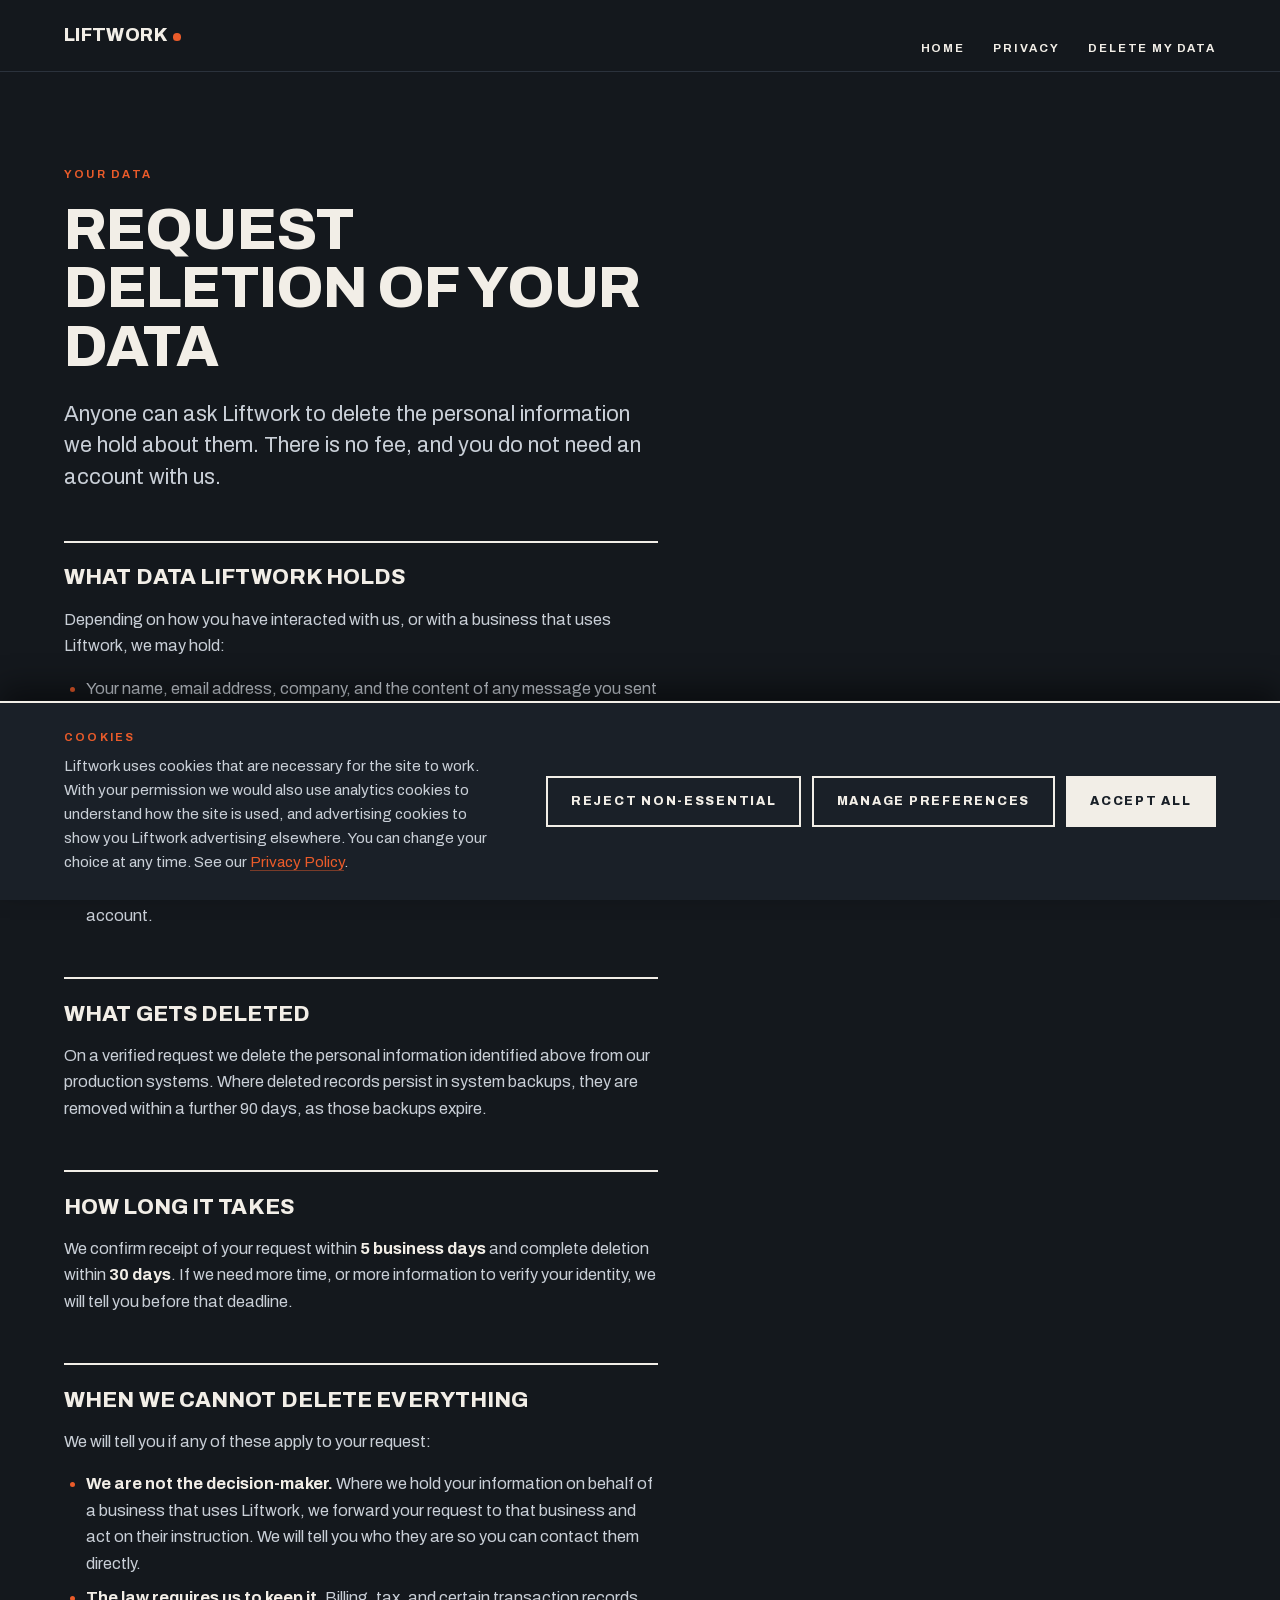
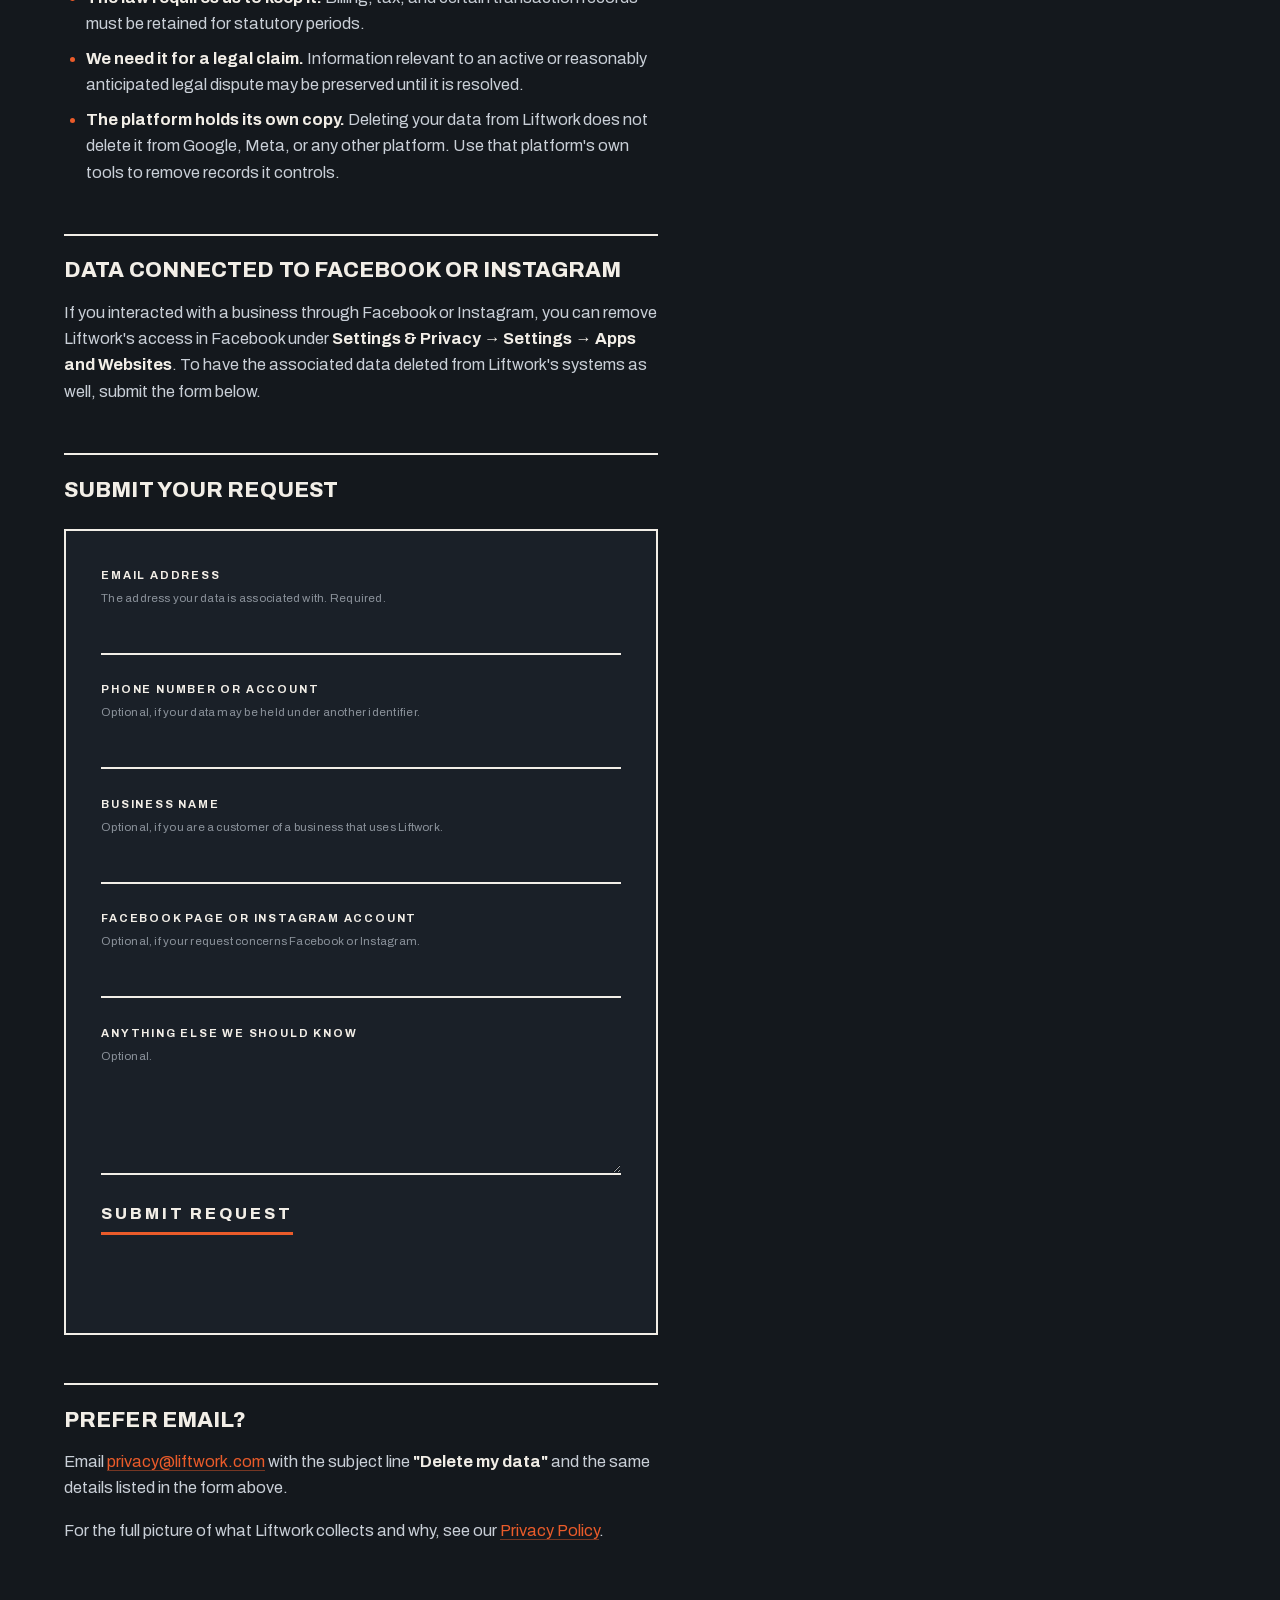
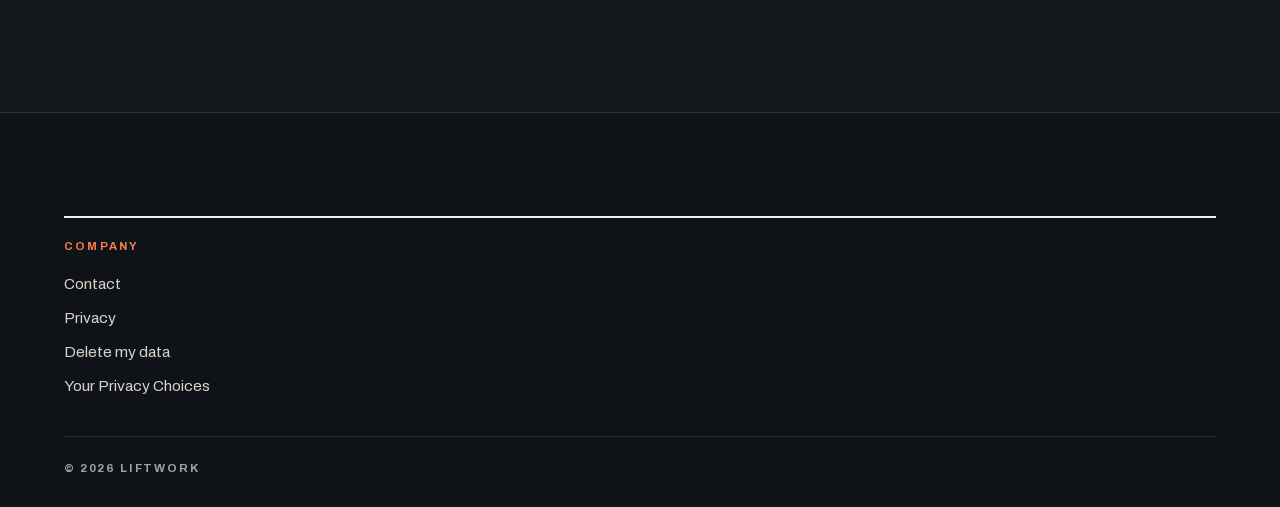
<file: data-deletion/index.html>
<!doctype html>
<html lang="en">
<head>
<meta charset="utf-8">
<meta name="viewport" content="width=device-width, initial-scale=1">
<title>Request data deletion | Liftwork</title>
<meta name="description" content="Request deletion of the personal information Liftwork holds about you.">
<meta name="theme-color" content="#14181D">
<link rel="icon" href="data:image/svg+xml,%3Csvg xmlns='http://www.w3.org/2000/svg' viewBox='0 0 32 32'%3E%3Ccircle cx='16' cy='16' r='10' fill='%23EA5B2A'/%3E%3Cpolygon points='16,12.5 21.5,17.5 21.5,20.3 16,15.3 10.5,20.3 10.5,17.5' fill='%2314181D'/%3E%3C/svg%3E">
<link rel="stylesheet" href="../legal.css">
  <link rel="stylesheet" href="../consent.css">
</head>
<body>
<header class="masthead">
  <div class="wrap">
    <a class="wordmark" href="../index.html">Liftwork</a>
    <nav aria-label="Primary">
      <ul>
        <li><a href="../index.html">Home</a></li>
        <li><a href="../privacy/index.html">Privacy</a></li>
        <li><a href="../data-deletion/index.html">Delete my data</a></li>
      </ul>
    </nav>
  </div>
</header>

<main>
  <div class="wrap">
    <div class="doc">
      <p class="kicker">Your data</p>
      <h1>Request deletion of your data</h1>
      <p class="lede">Anyone can ask Liftwork to delete the personal information we hold about them. There is no fee, and you do not need an account with us.</p>

      <h2>What data Liftwork holds</h2>
      <p>Depending on how you have interacted with us, or with a business that uses Liftwork, we may hold:</p>
      <ul>
        <li>Your name, email address, company, and the content of any message you sent us, along with the IP address and browser information recorded when you submitted it.</li>
        <li>Your contact details and interaction history, as part of a customer list belonging to a business that uses Liftwork to run its marketing.</li>
        <li>Information about you obtained through a Google or Meta account that a business connected to Liftwork, for example a comment, message, review, or lead form submission associated with that business's page or advertising account.</li>
      </ul>

      <h2>What gets deleted</h2>
      <p>On a verified request we delete the personal information identified above from our production systems. Where deleted records persist in system backups, they are removed within a further 90 days, as those backups expire.</p>

      <h2>How long it takes</h2>
      <p>We confirm receipt of your request within <strong>5 business days</strong> and complete deletion within <strong>30 days</strong>. If we need more time, or more information to verify your identity, we will tell you before that deadline.</p>

      <h2>When we cannot delete everything</h2>
      <p>We will tell you if any of these apply to your request:</p>
      <ul>
        <li><strong>We are not the decision-maker.</strong> Where we hold your information on behalf of a business that uses Liftwork, we forward your request to that business and act on their instruction. We will tell you who they are so you can contact them directly.</li>
        <li><strong>The law requires us to keep it.</strong> Billing, tax, and certain transaction records must be retained for statutory periods.</li>
        <li><strong>We need it for a legal claim.</strong> Information relevant to an active or reasonably anticipated legal dispute may be preserved until it is resolved.</li>
        <li><strong>The platform holds its own copy.</strong> Deleting your data from Liftwork does not delete it from Google, Meta, or any other platform. Use that platform's own tools to remove records it controls.</li>
      </ul>

      <h2>Data connected to Facebook or Instagram</h2>
      <p>If you interacted with a business through Facebook or Instagram, you can remove Liftwork's access in Facebook under <strong>Settings &amp; Privacy → Settings → Apps and Websites</strong>. To have the associated data deleted from Liftwork's systems as well, submit the form below.</p>

      <h2>Submit your request</h2>
      <div class="panel">
        <form id="deletion-form" novalidate>
          <div class="field">
            <label for="d-email">Email address <span class="hint">The address your data is associated with. Required.</span></label>
            <input id="d-email" name="email" type="email" autocomplete="email" required>
          </div>
          <div class="field">
            <label for="d-identifier">Phone number or account <span class="hint">Optional, if your data may be held under another identifier.</span></label>
            <input id="d-identifier" name="identifier" type="text" autocomplete="off">
          </div>
          <div class="field">
            <label for="d-business">Business name <span class="hint">Optional, if you are a customer of a business that uses Liftwork.</span></label>
            <input id="d-business" name="business" type="text" autocomplete="off">
          </div>
          <div class="field">
            <label for="d-platform">Facebook Page or Instagram account <span class="hint">Optional, if your request concerns Facebook or Instagram.</span></label>
            <input id="d-platform" name="platform_account" type="text" autocomplete="off">
          </div>
          <div class="field">
            <label for="d-details">Anything else we should know <span class="hint">Optional.</span></label>
            <textarea id="d-details" name="details"></textarea>
          </div>
          <div class="hp-field" aria-hidden="true"><label for="d-hp">Do not fill this in</label><input id="d-hp" name="lw_hp" type="text" tabindex="-1" autocomplete="off"></div>
          <button class="act" type="submit">Submit request</button>
          <p class="form-note" id="d-note" aria-live="polite"></p>
        </form>
      </div>

      <div class="done" id="d-done">
        <h2>Request received</h2>
        <p>We have logged your request and will confirm receipt by email within 5 business days. Deletion will be completed within 30 days of verification.</p>
        <p>Keep the reference below. If you need to follow up, email <a href="mailto:privacy@liftwork.com">privacy@liftwork.com</a> and quote it.</p>
        <p><strong>Reference:</strong> <span class="ref" id="d-ref"></span></p>
      </div>

      <h2>Prefer email?</h2>
      <p>Email <a href="mailto:privacy@liftwork.com">privacy@liftwork.com</a> with the subject line <strong>"Delete my data"</strong> and the same details listed in the form above.</p>
      <p>For the full picture of what Liftwork collects and why, see our <a href="../privacy/index.html">Privacy Policy</a>.</p>
    </div>
  </div>
</main>

<footer>
  <div class="wrap">
    <div class="foot-col">
      <h2 class="foot-h">Company</h2>
      <ul>
        <li><a href="../index.html#contact">Contact</a></li>
        <li><a href="../privacy/index.html">Privacy</a></li>
        <li><a href="../data-deletion/index.html">Delete my data</a></li>
<li><a href="#" data-lw-consent-open>Your Privacy Choices</a></li>
      </ul>
    </div>
    <div class="colophon"><span>© 2026 Liftwork</span></div>
  </div>
</footer>

<script>
(function(){
  "use strict";
  var form = document.getElementById("deletion-form");
  var note = document.getElementById("d-note");
  var done = document.getElementById("d-done");
  var EMAIL = /^[^\s@]+@[^\s@]+\.[^\s@]+$/;

  form.addEventListener("submit", function(ev){
    ev.preventDefault();
    var emailEl = document.getElementById("d-email");
    var email = emailEl.value.trim();
    if(!email || !EMAIL.test(email)){
      note.className = "form-note err";
      note.textContent = "Enter a valid email address.";
      emailEl.focus();
      return;
    }
    var btn = form.querySelector("button[type=submit]");
    var label = btn.textContent;
    btn.disabled = true; btn.textContent = "Sending…"; note.textContent = "";

    fetch("/api/deletion-request", {
      method: "POST",
      headers: {"Content-Type": "application/json"},
      body: JSON.stringify({
        email: email,
        identifier: document.getElementById("d-identifier").value,
        business: document.getElementById("d-business").value,
        platform_account: document.getElementById("d-platform").value,
        details: document.getElementById("d-details").value,
        lw_hp: document.getElementById("d-hp").value
      })
    }).then(function(res){
      if(!res.ok) throw new Error("http " + res.status);
      return res.json();
    }).then(function(data){
      form.parentNode.style.display = "none";
      document.getElementById("d-ref").textContent = data.reference || "N/A";
      done.style.display = "block";
      done.scrollIntoView({behavior: "smooth", block: "center"});
    }).catch(function(){
      btn.disabled = false; btn.textContent = label;
      note.className = "form-note err";
      note.textContent = "That didn't send. Try again, or email privacy@liftwork.com.";
    });
  });
})();
</script>
<script src="../consent.js" defer></script>
</body>
</html>
</file>
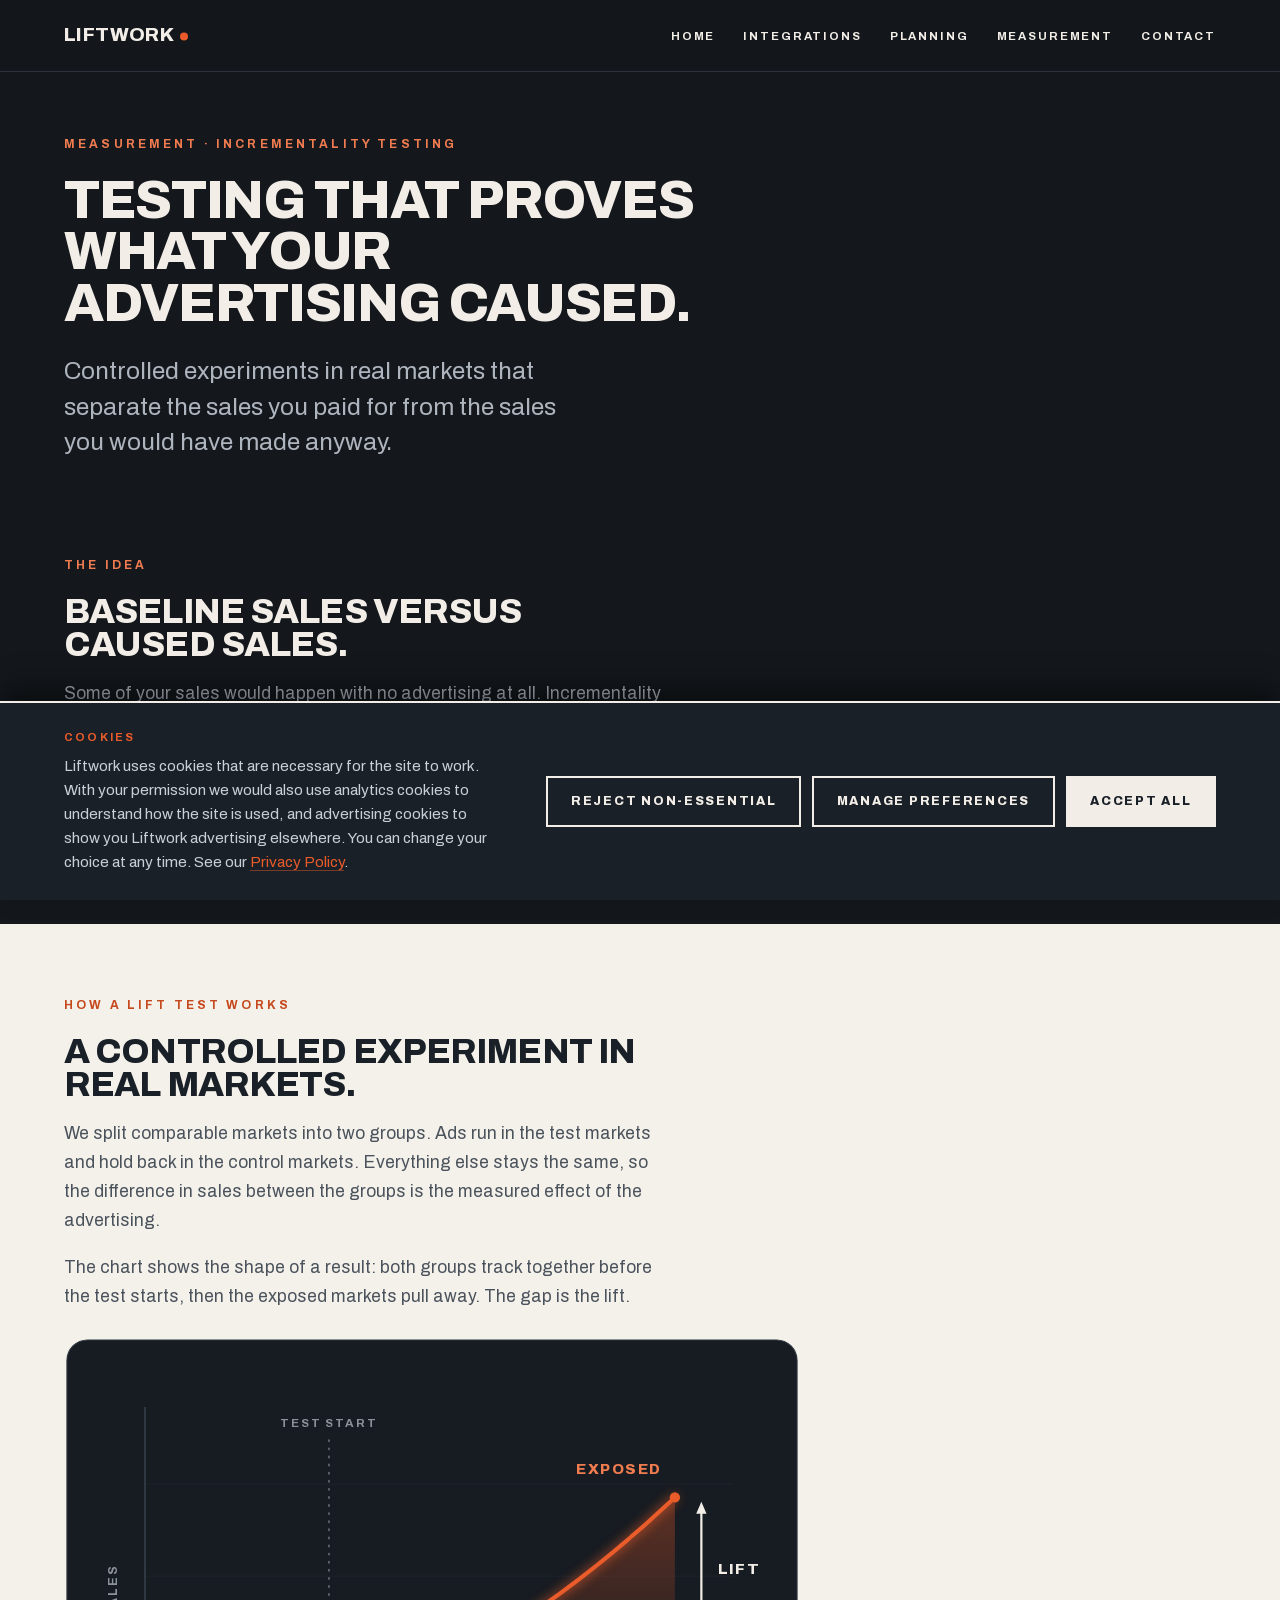
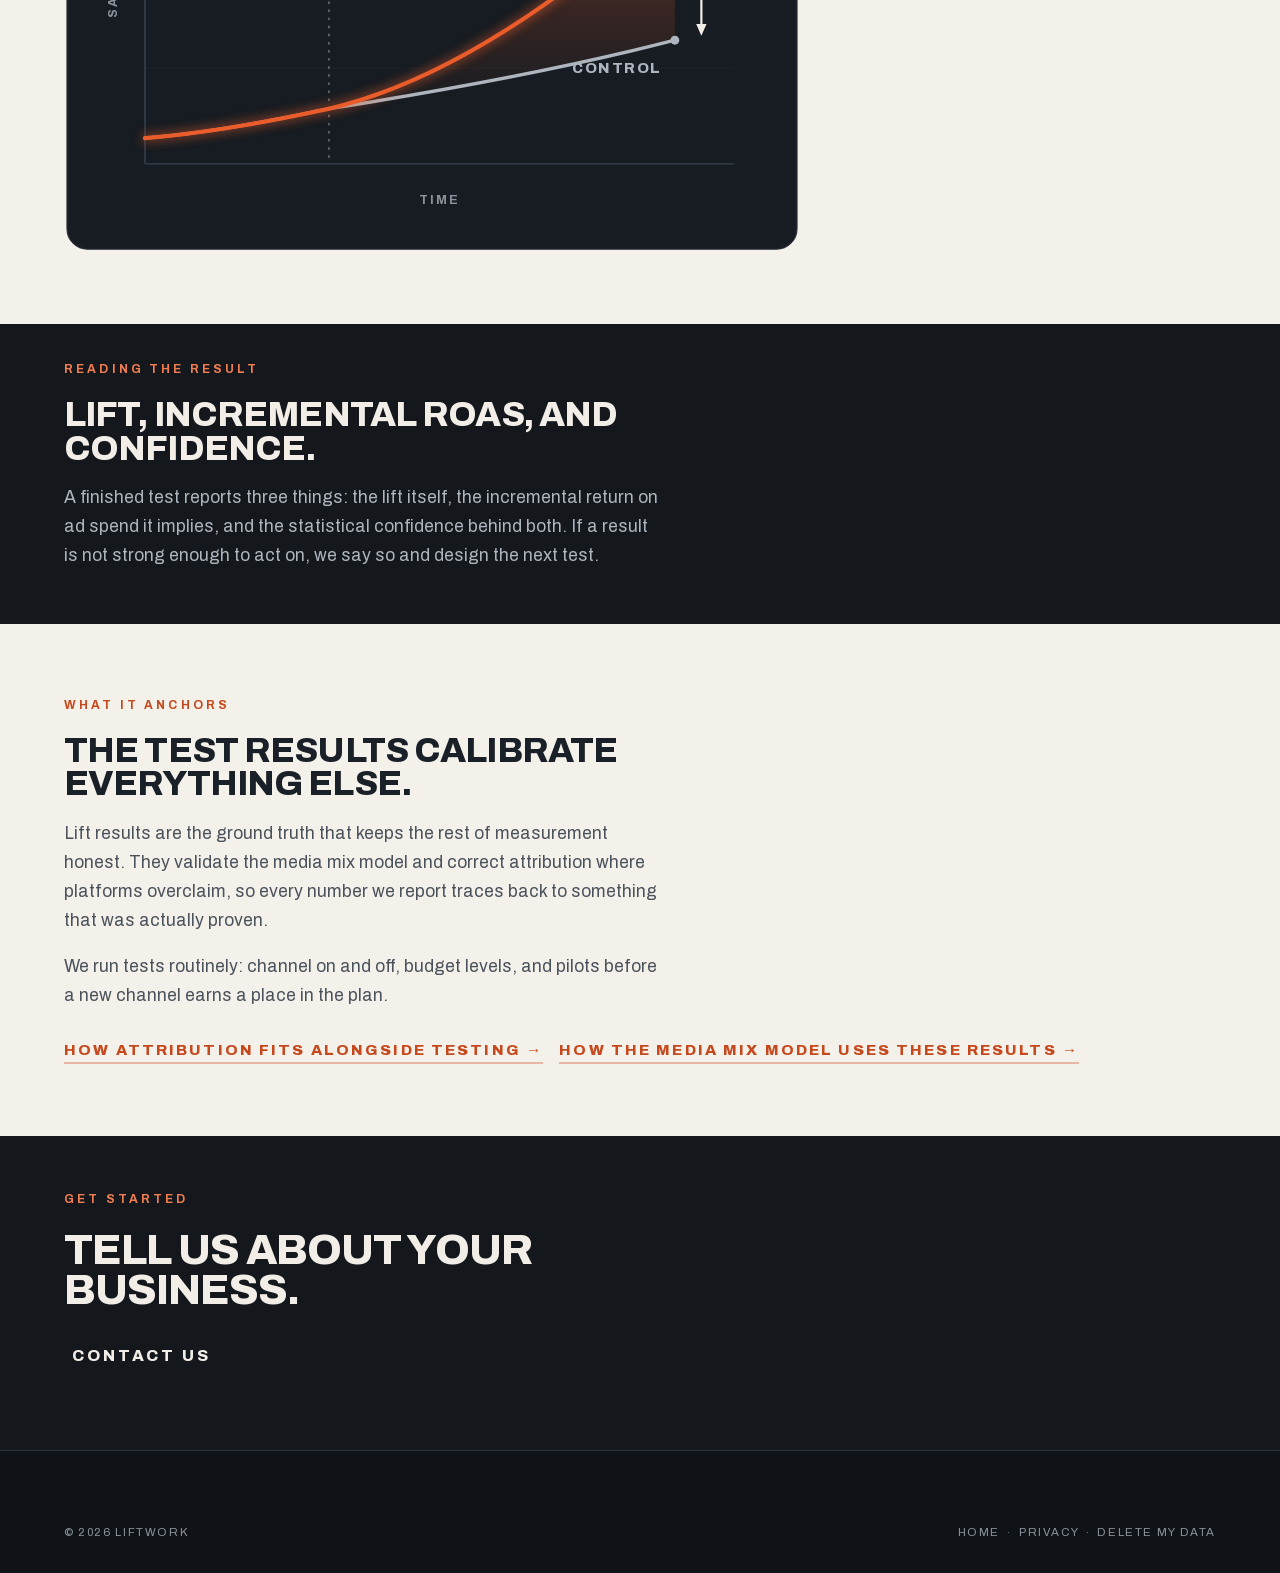
<file: incrementality-testing/index.html>
<!DOCTYPE html>
<html lang="en"><head><meta charset="utf-8">

<meta name="viewport" content="width=device-width, initial-scale=1">
<title>Incrementality Testing | Liftwork</title>
<meta name="description" content="What incrementality and lift testing are, how controlled market tests work, and how Liftwork uses them to prove what advertising caused.">
<meta name="theme-color" content="#14181D">
<link rel="icon" href="data:image/svg+xml,%3Csvg xmlns='http://www.w3.org/2000/svg' viewBox='0 0 32 32'%3E%3Ccircle cx='16' cy='16' r='10' fill='%23EA5B2A'/%3E%3Cpolygon points='16,12.5 21.5,17.5 21.5,20.3 16,15.3 10.5,20.3 10.5,17.5' fill='%2314181D'/%3E%3C/svg%3E">
<style>
@font-face{font-family:'Archivo';font-style:normal;font-weight:400 800;font-display:swap;src:url(../fonts/archivo-var.woff2) format('woff2');unicode-range:U+0000-00FF,U+0131,U+0152-0153,U+02BB-02BC,U+02C6,U+02DA,U+02DC,U+2000-206F,U+2074,U+20AC,U+2122,U+2191,U+2193,U+2212,U+2215,U+FEFF,U+FFFD}
</style>
<style>
/* ============================================================
   LIFTWORK
   visual direction: mission control.
   deep charcoal ground, one vivid orange accent, cream plates
   where the work itself is shown. flat, sharp, unadorned.
   ============================================================ */

:root{
  --bg:#14181D;
  --bg-2:#1A2028;
  --bg-3:#20262F;
  --line:#2B323C;
  --text:#F2EEE7;
  --text-mid:#AEB5BE;
  --text-dim:#8B929B;
  --orange:#EA5B2A;
  --orange-light:#F07C4F;
  --plate:#F4F1EA;
  --shadow:rgba(0,0,0,.35);

  --display:'Archivo','Helvetica Neue',Helvetica,Arial,sans-serif;
  --gutter:clamp(1.25rem,5vw,4.5rem);
  --head-h:4.5rem;
}

*,*::before,*::after{box-sizing:border-box}
html{-webkit-text-size-adjust:100%;scroll-behavior:smooth}

body{
  margin:0;
  background:var(--bg);
  color:var(--text);
  font-family:var(--display);
  font-size:clamp(1rem,.96rem + .18vw,1.1rem);
  line-height:1.6;
  -webkit-font-smoothing:antialiased;
  overflow-x:hidden;
}

::selection{background:var(--orange);color:#fff}

.wrap{max-width:1280px;margin:0 auto;padding-inline:var(--gutter)}

/* ---------- type ---------- */

h1,h2,h3{margin:0;font-weight:800;line-height:.95;letter-spacing:-.025em;text-transform:uppercase}
.display-xl{font-size:clamp(1.9rem,.45rem + 2.45vw,2.8rem);line-height:1.07}
.display-l {font-size:clamp(1.9rem,1.05rem + 2.9vw,3.7rem)}
.display-m {font-size:clamp(1.55rem,1.05rem + 2vw,2.7rem)}

.kicker{
  display:block;
  font-size:clamp(.7rem,.66rem + .12vw,.78rem);
  font-weight:700;letter-spacing:.26em;text-transform:uppercase;
  color:var(--orange-light);
}
.hero .kicker{
  font-size:clamp(.88rem,.78rem + .3vw,1.1rem);
  font-weight:800;letter-spacing:.23em;
  margin-bottom:1.9rem;
}
.lede{font-size:clamp(1.15rem,1.02rem + .62vw,1.6rem);line-height:1.45;max-width:38ch;color:var(--text-mid)}
.body{max-width:60ch;color:var(--text-mid);line-height:1.65}

/* ---------- masthead ---------- */

.masthead{
  position:sticky;top:0;z-index:50;
  background:rgba(20,24,29,.94);
  backdrop-filter:blur(8px);
  border-bottom:1px solid var(--line);
  height:var(--head-h);
  display:flex;align-items:center;
}
.masthead .wrap{display:flex;align-items:center;justify-content:space-between;gap:1.5rem;width:100%}
.wordmark{font-weight:800;font-size:1.2rem;letter-spacing:.02em;text-transform:uppercase;text-decoration:none;color:var(--text);display:inline-flex;align-items:baseline}
.wordmark::after{content:"";width:.42em;height:.42em;border-radius:50%;background:var(--orange);margin-left:.3em;transform:translateY(-.02em)}
.masthead nav ul{display:flex;gap:clamp(.9rem,2.2vw,2.1rem);list-style:none;margin:0;padding:0}
.masthead nav a{
  font-size:.72rem;font-weight:700;letter-spacing:.16em;text-transform:uppercase;
  color:var(--text);text-decoration:none;
  border-bottom:2px solid transparent;padding-bottom:2px;
}
.masthead nav a:hover,.masthead nav a:focus-visible{border-bottom-color:var(--orange);color:var(--orange-light)}
.nav-check{position:absolute;width:1px;height:1px;margin:-1px;padding:0;overflow:hidden;clip:rect(0 0 0 0);clip-path:inset(50%);white-space:nowrap;border:0}
.nav-check:focus-visible ~ .nav-toggle{outline:2px solid var(--orange);outline-offset:4px}
.nav-toggle{
  display:none;
  background:none;border:0;cursor:pointer;padding:.55rem .35rem;
  margin-right:-.35rem;
}
.nav-toggle span{
  display:block;width:24px;height:2.5px;background:var(--text);
  margin:5px 0;transition:transform .18s ease, opacity .18s ease;
}
.nav-check:checked ~ .nav-toggle span:nth-child(1){transform:translateY(7.5px) rotate(45deg)}
.nav-check:checked ~ .nav-toggle span:nth-child(2){opacity:0}
.nav-check:checked ~ .nav-toggle span:nth-child(3){transform:translateY(-7.5px) rotate(-45deg)}

@media (max-width:680px){
  .nav-toggle{display:block}
  .masthead nav{
    position:absolute;top:var(--head-h);left:0;right:0;
    background:var(--bg);border-bottom:1px solid var(--line);
    display:none;
  }
  .nav-check:checked ~ nav{display:block}
  .masthead nav ul{
    flex-direction:column;gap:0;
    padding:0 var(--gutter);
  }
  .masthead nav li{border-top:1px solid var(--line)}
  .masthead nav a{
    display:block;padding:1.05rem 0;border-bottom:0;font-size:.8rem;
  }
}

/* ---------- sections ---------- */

.poster{padding-block:clamp(4rem,10vh,8rem)}
.poster--tight{padding-block:clamp(3rem,6vh,5rem)}
section[id]{scroll-margin-top:var(--head-h)}
.panel-dark{background:var(--plate);color:#1A2028}
.panel-dark .body{color:#4A525C}
.panel-dark .kicker{color:#C6491D}
.panel-dark .act{color:#1A2028}
.panel-dark .act:hover,.panel-dark .act:focus-visible{color:var(--orange)}
.panel-dark .step p{color:#4A525C}
.panel-dark .steps{border-top-color:rgba(20,24,29,.25)}
.panel-dark .steps > li{border-bottom-color:rgba(20,24,29,.25)}
.panel-dark .step-mark img{border:1px solid rgba(20,24,29,.12)}
.panel-dark .services li{border-top-color:rgba(20,24,29,.18)}
.panel-dark .panel-ui{border-color:rgba(20,24,29,.25)}
#platform .panel-ui{background:#1B212A;border:1px solid var(--line);padding:.65rem}
#platform .panel-ui img{border-radius:4px}

/* ---------- hero: fills the screen, and nothing below it shows ---------- */

.hero{
  max-width:1400px;
  min-height:calc(100svh - var(--head-h));
  display:grid;align-content:center;
  gap:clamp(2rem,4vw,2.4rem) clamp(2rem,4vw,4rem);
  grid-template-columns:1fr;
  grid-template-areas:"copy" "plate" "act";
  padding-block:clamp(2rem,4vh,3.5rem);
}
.hero-copy{grid-area:copy}
.hero > .plate{grid-area:plate;align-self:center}
.hero > .actions{grid-area:act;margin-top:0}
@media (min-width:940px){
  .hero{grid-template-columns:minmax(0,1.02fr) minmax(0,.98fr);grid-template-areas:"copy plate" "act plate";align-content:center}
  .hero-copy{align-self:end}
  .hero > .actions{align-self:start}
}
.hero h1{margin-block:0 1.8rem;max-width:15ch}
@media (min-width:940px){.hero h1{max-width:none}}
.br-lg{display:none}
@media (min-width:1150px){.br-lg{display:block}}

/* ---------- buttons: a printed slab and a marked link. no outlined boxes. ---------- */

.actions{display:flex;flex-wrap:wrap;align-items:center;gap:clamp(1.6rem,4vw,3rem);margin-top:clamp(2rem,4vw,2.8rem)}

/* actions: no boxes. a ring is drawn around the label on hover. */
.act{
  position:relative;z-index:0;display:inline-block;
  font:inherit;font-weight:800;font-size:1rem;letter-spacing:.18em;text-transform:uppercase;
  color:var(--text);background:none;border:0;cursor:pointer;text-decoration:none;
  padding:.55rem .5rem;
}
.act{transition:color .16s ease}
.act:hover,.act:focus-visible{color:var(--orange-light)}
.act--quiet{color:var(--text-dim);font-weight:700}
.act--quiet:hover,.act--quiet:focus-visible{color:var(--orange-light)}

/* ---------- plates ---------- */

.plate{width:100%;display:flex;justify-content:center}
.plate svg,.plate img{display:block;width:100%;height:auto}
.hero .plate img{max-height:min(88svh,900px);width:auto;max-width:100%}
@media (min-width:940px){.hero .plate img{width:150%;max-width:none;max-height:none;margin:-13% -25%}}
.hero .plate .hero-net{width:100%;max-width:min(92svh,820px);height:auto}
.targ-wrap{position:relative;width:100%;max-width:34rem}
.targ-wrap img{display:block;width:100%;height:auto}
.targ-anim{position:absolute;inset:0;width:100%;height:100%}
.tdot{animation:tdrift var(--du) ease-in-out var(--de) infinite alternate}
@keyframes tdrift{to{transform:translate(var(--dx),var(--dy))}}
.targ-pulse{opacity:0;animation:tpulse 6s ease-out infinite;transform-origin:450px 445px}
@keyframes tpulse{0%{opacity:.5;transform:scale(.78)}70%{opacity:0;transform:scale(1.12)}100%{opacity:0;transform:scale(1.12)}}
@media (min-width:940px){.hero .plate .hero-net{width:142%;max-width:none;margin:-13% -19%}}
.net-rings circle{fill:none;stroke:#20272F;stroke-width:1}
.net-lines line{stroke:#2C343F;stroke-width:1}
.net-nodes circle{fill:#1C222B;stroke:#39424E;stroke-width:1.25}
.net-nodes path,.net-nodes text,.net-nodes rect{transition:fill .25s ease}
.net-nodes .node circle{transition:stroke .25s ease}
.net-nodes .node:hover circle{stroke:#5A6572}
.n-googleads path{fill:#4285F4}
.n-meta path{fill:#0081FB}
.n-amazon path{fill:#FF9900}
.n-tiktok path{fill:#FE2C55}
.n-instagram path{fill:#E4405F}
.n-youtube path{fill:#FF0000}
.n-linkedin path{fill:#0A66C2}
.n-pinterest path{fill:#E60023}
.n-openai path{fill:#10A37F}
.n-googleanalytics path{fill:#F9AB00}
.n-snapchat path{fill:#FFFC00}
.n-reddit path{fill:#FF4500}
.n-claude path{fill:#D97757}
.n-microsoft rect:nth-of-type(1){fill:#F25022}
.n-microsoft rect:nth-of-type(2){fill:#7FBA00}
.n-microsoft rect:nth-of-type(3){fill:#00A4EF}
.n-microsoft rect:nth-of-type(4){fill:#FFB900}
.net-nodes .node:hover path,.net-nodes .node:hover rect{fill:#E4E8ED}
.n-ttd .img-grey{opacity:0;transition:opacity .25s ease}
.n-ttd:hover .img-grey{opacity:1}
.n-ttd .img-color{transition:opacity .25s ease}
.n-ttd:hover .img-color{opacity:0}
.pulse{fill:var(--orange);opacity:0;animation:net-pulse 6s cubic-bezier(.5,.05,.55,.95) infinite;animation-delay:var(--d)}
@keyframes net-pulse{
  0%{transform:translate(var(--x0),var(--y0));opacity:0}
  8%{opacity:.95}
  46%{transform:translate(500px,500px);opacity:.95}
  54%{transform:translate(500px,500px);opacity:0}
  100%{transform:translate(500px,500px);opacity:0}
}
.net-halo{animation:net-breathe 5.5s ease-in-out infinite alternate;transform-origin:500px 500px}
@keyframes net-breathe{from{opacity:.75;transform:scale(1)}to{opacity:1;transform:scale(1.08)}}
.hero-bleed{overflow:clip}
.raking{transform-origin:20% 88%;animation:rake 36s ease-in-out infinite alternate}
@keyframes rake{
  from{transform:skewX(-2deg) scaleX(1)}
  to  {transform:skewX(-13deg) scaleX(1.16)}
}

/* ---------- split ---------- */

.split{display:grid;gap:clamp(2.4rem,5vw,4.5rem);grid-template-columns:1fr;align-items:center}
@media (min-width:940px){.split{grid-template-columns:1.1fr .9fr}}
.split .plate img{max-width:34rem;margin-inline:auto}
.radar-wrap{position:relative;max-width:34rem;margin-inline:auto;background:var(--plate);border:1px solid var(--line);padding:clamp(1.2rem,2.5vw,2rem)}
.radar-key{
  position:absolute;top:1rem;right:1.2rem;
  display:flex;flex-direction:column;gap:.3rem;
}
.radar-key span{
  display:flex;align-items:center;gap:.45rem;
  font-size:.66rem;font-weight:700;letter-spacing:.14em;text-transform:uppercase;color:#4A5560;
}
.radar-key i{width:.62rem;height:.62rem;display:inline-block}
@media (min-width:940px){.split--flip > div:first-child{order:2}.split--flip .plate{order:1}}

/* ---------- steps ---------- */

.steps{list-style:none;margin:2.6rem 0 0;padding:0;display:grid;gap:clamp(1rem,1.6vw,1.4rem);grid-template-columns:1fr}
@media (min-width:860px){.steps{grid-template-columns:1fr 1fr}}
@media (min-width:1100px){.steps{grid-template-columns:repeat(4,1fr)}.step-head img{width:4.6rem;height:4.6rem}.step-head .step-ico{width:3rem;height:3rem}}
.steps > li{border:1px solid rgba(20,24,29,.18);background:#FBF9F4;padding:1.5rem 1.4rem 1.6rem}
.step-head{display:flex;align-items:center;justify-content:space-between;gap:1rem;margin-bottom:.85rem}
.step-title{display:flex;align-items:baseline;gap:.9rem}
.step-num{font-weight:800;font-size:.78rem;letter-spacing:.2em;color:#C6491D}
.step-head h3{font-size:clamp(1.3rem,1rem + 1vw,1.7rem)}
.step-head img{width:5.4rem;height:5.4rem;display:block;border:1px solid rgba(20,24,29,.14)}
.step-head .step-ico{width:3.4rem;height:3.4rem;display:block;flex:none}
.steps p{margin:0;color:#4A525C;line-height:1.6;font-size:.98rem}
.steps .step-spec{margin-top:1.6rem;padding-top:1.4rem;border-top:1px solid rgba(20,24,29,.14);font-size:.73rem;font-weight:700;letter-spacing:.09em;text-transform:uppercase;color:#A08469;line-height:2.1}
.step-spec .sep{color:var(--orange);font-size:1.15em;padding:0 .28em;vertical-align:-.05em}

/* ---------- agents ---------- */

.agents{
  list-style:none;margin:2.8rem 0 0;padding:0;
  display:grid;gap:clamp(1.2rem,2vw,1.6rem);grid-template-columns:1fr;
}
@media (min-width:640px){.agents{grid-template-columns:1fr 1fr}}
@media (min-width:1060px){.agents{grid-template-columns:repeat(4,1fr)}}
.agents li{
  border:1px solid var(--line);
  background:var(--bg-2);
  padding:1.5rem 1.4rem 1.7rem;
  display:flex;flex-direction:column;gap:.9rem;
}
.agents img{width:4.4rem;height:4.4rem;display:block}
.agent-num{
  font-weight:800;font-size:.78rem;letter-spacing:.2em;color:var(--orange-light);
}
.agent-name{font-weight:800;text-transform:uppercase;letter-spacing:-.01em;line-height:.95;font-size:clamp(1.35rem,1rem + 1vw,1.8rem);color:var(--text)}
.agent-what{font-size:1rem;color:var(--text-mid);line-height:1.58}

/* ---------- product panels ---------- */

.panels{display:grid;gap:clamp(1.8rem,3vw,2.6rem);grid-template-columns:1fr;margin-top:2.8rem}
@media (min-width:900px){.panels{grid-template-columns:repeat(3,1fr)}}
.panel-ui{border:1px solid var(--line);background:var(--plate)}
.panel-ui svg,.panel-ui img{display:block;width:100%;height:auto}
.panel-cap{margin-top:1.1rem}
.panel-cap h3{font-size:clamp(1.05rem,1rem + .35vw,1.3rem);margin-bottom:.45rem}
.panel-cap p{margin:0;color:var(--text-mid);font-size:1rem;line-height:1.55;max-width:34ch}

/* ---------- the row line ---------- */

.row-line{
  margin:0;font-weight:800;text-transform:uppercase;letter-spacing:-.025em;line-height:1.04;
  font-size:clamp(1.6rem,.9rem + 2.6vw,2.9rem);
}
.row-line span{display:inline-block;margin-right:.5em}
.row-line .dot{color:var(--orange);margin-right:0}
.panel-dark .row-line .dot{color:var(--orange-light)}

/* ---------- audiences ---------- */

.audiences{list-style:none;margin:2.8rem 0 0;padding:0;display:grid;gap:clamp(1.2rem,2vw,1.6rem);grid-template-columns:1fr}
@media (min-width:720px){.audiences{grid-template-columns:1fr 1fr}}
.audiences li{border:1px solid var(--line);background:var(--bg-2);padding:1.3rem 1.3rem 1.4rem;display:flex;flex-direction:column;gap:.7rem}
.audiences img{width:5.2rem;height:5.2rem;display:block}
.audiences h3{font-size:clamp(1.35rem,1rem + 1vw,1.8rem)}
.audiences p{margin:0;color:var(--text-mid);line-height:1.6;max-width:44ch}

/* ---------- funnel rail ---------- */

.svc-name{font-weight:800;text-transform:uppercase;letter-spacing:-.01em;font-size:clamp(1.1rem,1rem + .5vw,1.35rem);color:#1A2028}
.svc-name .svc-num{font-weight:800;font-size:.72rem;letter-spacing:.2em;color:#C6491D;margin-right:.7rem;vertical-align:.15em}
.svc-cols{display:grid;gap:1.4rem;grid-template-columns:1fr;margin-top:2.8rem}
@media (min-width:640px){.svc-cols{grid-template-columns:1fr 1fr}}
@media (min-width:1000px){.svc-cols{grid-template-columns:repeat(4,1fr)}}
.svc-cols > div{position:relative;background:#FFFFFF;border:1px solid rgba(20,24,29,.1);padding:1.7rem 1.5rem 1.6rem;box-shadow:0 10px 28px rgba(20,24,29,.05)}
.svc-cols > div::before{content:"";position:absolute;top:0;left:1.5rem;right:1.5rem;height:3px;background:var(--col)}
.svc-cols > div:nth-child(1){--col:#EA5B2A}
.svc-cols > div:nth-child(2){--col:#3D4A57}
.svc-cols > div:nth-child(3){--col:#A67C2E}
.svc-cols > div:nth-child(4){--col:#44604F}
.svc-cols .svc-name{font-size:clamp(.88rem,.6rem + .55vw,1rem);white-space:nowrap}
.svc-cols .svc-num{color:var(--col)}
.svc-list{list-style:none;margin:1.1rem 0 0;padding:0}
.svc-list li{padding:.58rem 0;border-bottom:1px solid rgba(20,24,29,.09);color:#3E4650;font-size:.94rem;letter-spacing:.01em}
.svc-list li:last-child{border-bottom:0;padding-bottom:0}
.text-link{font-weight:800;font-size:.95rem;letter-spacing:.14em;text-transform:uppercase;text-decoration:none;color:#C6491D;border-bottom:2px solid rgba(198,73,29,.35);padding-bottom:.25rem;transition:border-color .16s ease}
.text-link:hover,.text-link:focus-visible{border-bottom-color:#C6491D}

/* ---------- audience detail points ---------- */

.aud-points{list-style:none;margin:.3rem 0 0;padding:0;display:grid;gap:.35rem}
.aud-points li{position:relative;padding-left:1.15rem;color:var(--text-mid);font-size:.95rem;line-height:1.5}
.aud-points li::before{content:"";position:absolute;left:0;top:.62em;width:.55rem;height:2px;background:var(--orange)}

/* ---------- service pillars ---------- */

.pillar{margin-top:clamp(3rem,6vw,4.5rem)}
.pillar-head{display:flex;align-items:baseline;gap:1rem;flex-wrap:wrap}
.pillar-head h3{font-size:clamp(1.5rem,1.1rem + 1.6vw,2.3rem)}
.pillar-head .pillar-num{font-weight:800;font-size:.78rem;letter-spacing:.2em;color:#C6491D}
.pillar > p{margin:.8rem 0 0;max-width:56ch;color:#4A525C;line-height:1.6}
.tactics{list-style:none;margin:1.8rem 0 0;padding:0;display:grid;gap:clamp(1rem,1.6vw,1.4rem);grid-template-columns:1fr}
@media (min-width:640px){.tactics{grid-template-columns:1fr 1fr}}
@media (min-width:1060px){.tactics{grid-template-columns:repeat(3,1fr)}}
.tactics li{
  background:#FBF9F4;border:1px solid rgba(20,24,29,.16);
  padding:1.4rem 1.3rem 1.5rem;display:flex;flex-direction:column;gap:.7rem;
}
.tactic-tag{font-weight:800;font-size:.7rem;letter-spacing:.2em;text-transform:uppercase;color:#C6491D}
.tactic-name{font-weight:800;text-transform:uppercase;letter-spacing:-.01em;line-height:1.05;font-size:clamp(1.1rem,1rem + .5vw,1.35rem);color:#1A2028}
.tactic-what{font-size:.95rem;color:#4A525C;line-height:1.55}

/* cream contact form */
.panel-dark label{color:#5A626C}
.panel-dark input,.panel-dark textarea{color:#1A2028;border-bottom-color:rgba(20,24,29,.35)}
.panel-dark input:focus,.panel-dark textarea:focus{border-bottom-color:var(--orange)}
.panel-dark .form-note{color:#5A626C}
.panel-dark .form-note.err{color:#C6491D}
.panel-dark .form-note.ok{color:#1A2028}

/* ---------- contact ---------- */

form{max-width:44rem;margin-top:2.4rem}
.fields{display:grid;gap:1.6rem;grid-template-columns:1fr}
@media (min-width:640px){.fields--2{grid-template-columns:1fr 1fr}}
label{display:block;font-size:.7rem;font-weight:700;letter-spacing:.18em;text-transform:uppercase;color:var(--text-dim);margin-bottom:.5rem}
input,textarea{
  width:100%;font-family:var(--display);font-size:1.05rem;color:var(--text);
  background:transparent;border:0;border-bottom:2px solid var(--line);padding:.65rem 0;border-radius:0;
}
textarea{min-height:6.5rem;resize:vertical}
input:focus,textarea:focus{outline:0;border-bottom-color:var(--orange)}

/* ---------- footer ---------- */

footer{background:#0F1317;color:var(--text);border-top:1px solid var(--line);padding-block:clamp(3rem,7vw,4.5rem) 2rem}
.foot-grid{display:grid;gap:2.4rem;grid-template-columns:1fr}
@media (min-width:680px){.foot-grid{grid-template-columns:1fr 1.5fr 1fr}}
.foot-col .foot-h{margin:0 0 1.1rem;font-size:.7rem;font-weight:700;letter-spacing:.2em;text-transform:uppercase;color:var(--orange-light)}
.foot-col ul{list-style:none;margin:0;padding:0;display:grid;gap:.55rem}
.foot-col li,.foot-col a{font-size:.97rem;color:var(--text-mid);text-decoration:none}
.foot-col a:hover,.foot-col a:focus-visible{color:#fff}
.colophon{
  margin-top:clamp(2.4rem,6vw,3.6rem);padding-top:1.4rem;
  border-top:1px solid var(--line);
  display:flex;justify-content:space-between;gap:1rem;flex-wrap:wrap;
  font-size:.72rem;letter-spacing:.14em;text-transform:uppercase;color:var(--text-dim);
}

/* ---------- a11y ---------- */

:focus-visible{outline:3px solid var(--orange);outline-offset:4px}
.panel-dark :focus-visible{outline-color:var(--orange-light)}
.skip{position:absolute;left:-9999px;background:var(--orange);color:#fff;padding:.9rem 1.3rem;font-weight:700;letter-spacing:.14em;text-transform:uppercase;font-size:.76rem;z-index:100}
.skip:focus{left:1rem;top:1rem}

@media (prefers-reduced-motion:reduce){
  html{scroll-behavior:auto}
  *,*::before,*::after{animation:none !important;transition:none !important}
}

.hp-field{position:absolute;left:-9999px;width:1px;height:1px;overflow:hidden}
.form-note{margin-top:1.4rem;font-size:.95rem;line-height:1.5;min-height:1.4em;color:var(--text-dim)}
.form-note.err{color:var(--orange-light);font-weight:700}
.form-note.ok{color:var(--text);font-weight:700}
.act[disabled]{opacity:.55;cursor:wait}
</style>
<style>
.faq{max-width:52rem;margin-top:2.4rem}
.faq details{border-top:1px solid rgba(20,24,29,.22);padding:1.1rem 0}
.faq details:last-child{border-bottom:1px solid rgba(20,24,29,.22)}
.faq summary{cursor:pointer;font-weight:800;text-transform:uppercase;letter-spacing:-.01em;font-size:1.05rem;color:#1A2028;list-style:none;display:flex;justify-content:space-between;align-items:center;gap:1rem}
.faq summary::after{content:"+";color:var(--orange);font-weight:800;font-size:1.3rem}
.faq details[open] summary::after{content:"\2212"}
.faq p{margin:.8rem 0 0;color:#4A525C;line-height:1.65;max-width:60ch}
.page-hero{padding-block:clamp(3rem,7vh,5rem) clamp(2.5rem,5vh,3.5rem)}
</style>
<style>
.plan-board{width:100%;max-width:36rem;height:auto}
.scen-panel{width:100%;max-width:34rem;height:auto}

.umm{width:100%;max-width:34rem;height:auto}
.benefits{display:grid;gap:2.2rem 2.5rem;grid-template-columns:1fr;margin-top:2.6rem}
@media (min-width:720px){.benefits{grid-template-columns:1fr 1fr}}
@media (min-width:1060px){.benefits{grid-template-columns:repeat(3,1fr)}}
.benefit{border-top:2px solid rgba(20,24,29,.75);padding-top:1rem}
.benefit h3{font-size:1.12rem;margin-bottom:.5rem}
.benefit p{margin:0;color:#4A525C;line-height:1.6;font-size:.96rem}
</style>
  <link rel="stylesheet" href="../consent.css">
</head>
<body>

<a class="skip" href="#main">Skip to content</a>

<header class="masthead">
  <div class="wrap">
    <a class="wordmark" href="../index.html">Liftwork</a>
    <input type="checkbox" id="nav-check" class="nav-check" aria-label="Menu">
    <label for="nav-check" class="nav-toggle" aria-hidden="true">
      <span></span><span></span><span></span>
    </label>
    <nav id="site-nav" aria-label="Primary">
      <ul>
        <li><a href="../index.html">Home</a></li>
        <li><a href="../integrations/index.html">Integrations</a></li>
        <li><a href="../planning/index.html">Planning</a></li>
        <li><a href="../measurement/index.html">Measurement</a></li>
        <li><a href="../index.html#contact">Contact</a></li>
      </ul>
    </nav>
  </div>
</header>

<style>
.deep-hero{padding-block:clamp(3rem,7vh,5rem) clamp(2rem,4vh,3rem)}
.deep h2{font-size:clamp(1.4rem,1rem + 1.6vw,2.2rem);margin-bottom:1rem}
.deep section{padding-block:clamp(2.2rem,4vh,3.4rem)}
.crumb a{color:inherit;text-decoration:none}
.crumb a:hover{color:var(--orange-light)}
.panel-svg{width:100%;max-width:46rem;height:auto;display:block;margin-top:1.6rem}
.lc-ln{stroke-dasharray:1;stroke-dashoffset:1;animation:lc-draw 1.5s cubic-bezier(.4,0,.2,1) forwards}
.lc-ln2{animation-delay:.2s}
.lc-fade{opacity:0;animation:lc-fade .8s ease-out 1.4s forwards}
@keyframes lc-draw{to{stroke-dashoffset:0}}
@keyframes lc-fade{to{opacity:1}}
@media (prefers-reduced-motion:reduce){.lc-ln{animation:none;stroke-dashoffset:0}.lc-fade{animation:none;opacity:1}}
</style>
<main id="main">
  <section class="wrap deep-hero">
    <span class="kicker crumb"><a href="../measurement/index.html">Measurement</a> &middot; Incrementality testing</span>
    <h1 class="display-l" style="margin-block:1.3rem 1.6rem;max-width:20ch">Testing that proves what your advertising caused.</h1>
    <p class="lede">Controlled experiments in real markets that separate the sales you paid for from the sales you would have made anyway.</p>
  </section>
  <div class="deep">
  <section class="wrap">
    <span class="kicker">The idea</span>
    <h2 class="display-m" style="margin-block:1.2rem 1rem;max-width:26ch">Baseline sales versus caused sales.</h2>
    <p class="body">Some of your sales would happen with no advertising at all. Incrementality is the part your advertising actually caused, above that baseline. It is the only number that tells you what your budget is really buying.</p>
    <p class="body">Platform dashboards claim credit for sales they merely witnessed. Incrementality testing measures what changes when the advertising itself changes.</p>
  </section>
  <section class="panel-dark"><div class="wrap" style="padding-block:clamp(2.2rem,4vh,3.4rem)">
    <span class="kicker">How a lift test works</span>
    <h2 class="display-m" style="margin-block:1.2rem 1rem;max-width:26ch">A controlled experiment in real markets.</h2>
    <p class="body">We split comparable markets into two groups. Ads run in the test markets and hold back in the control markets. Everything else stays the same, so the difference in sales between the groups is the measured effect of the advertising.</p>
    <p class="body">The chart shows the shape of a result: both groups track together before the test starts, then the exposed markets pull away. The gap is the lift.</p><svg class="panel-svg" viewBox="0 0 1000 700" xmlns="http://www.w3.org/2000/svg" role="img" aria-label="A lift test chart: exposed and control markets track together until the test starts, then the exposed line rises above control, with the shaded gap marked as lift.">
<defs>
<linearGradient id="liftfill" x1="0" y1="0" x2="0" y2="1">
<stop offset="0" stop-color="#EA5B2A" stop-opacity=".34"/>
<stop offset="1" stop-color="#EA5B2A" stop-opacity="0"/>
</linearGradient>
<filter id="liftglow" x="-40%" y="-40%" width="180%" height="180%">
<feGaussianBlur stdDeviation="7" result="b"/>
<feMerge><feMergeNode in="b"/><feMergeNode in="SourceGraphic"/></feMerge>
</filter>
</defs>
<rect x="4" y="4" width="992" height="692" rx="28" fill="#171C22" stroke="#2B323C" stroke-width="1.5"/>
<g stroke="#1F262F" stroke-width="1"><line x1="110" y1="200" x2="910" y2="200"/><line x1="110" y1="325" x2="910" y2="325"/><line x1="110" y1="450" x2="910" y2="450"/></g>
<line x1="110" y1="95" x2="110" y2="580" stroke="#39424E" stroke-width="2"/>
<line x1="110" y1="580" x2="910" y2="580" stroke="#39424E" stroke-width="2"/>
<text x="72" y="345" font-family="Archivo,'Helvetica Neue',Helvetica,Arial,sans-serif" font-size="17" font-weight="700" letter-spacing="2.5" fill="#8B929B" transform="rotate(-90 72 345)" text-anchor="middle">SALES</text>
<text x="510" y="634" text-anchor="middle" font-family="Archivo,'Helvetica Neue',Helvetica,Arial,sans-serif" font-size="17" font-weight="700" letter-spacing="2.5" fill="#8B929B">TIME</text>
<line x1="360" y1="140" x2="360" y2="580" stroke="#6E7680" stroke-width="2" stroke-dasharray="2 9" stroke-linecap="round"/>
<text x="360" y="122" text-anchor="middle" font-family="Archivo,'Helvetica Neue',Helvetica,Arial,sans-serif" font-size="16" font-weight="700" letter-spacing="2.5" fill="#8B929B">TEST START</text>
<path class="lc-fade" d="M360 505 C 520 468, 690 350, 830 218 L 830 412 C 690 448, 520 480, 360 505 Z" fill="url(#liftfill)"/>
<path class="lc-ln" pathLength="1" d="M110 545 C 200 538, 300 518, 360 505 C 520 480, 690 448, 830 412" fill="none" stroke="#AEB5BE" stroke-width="4.5" stroke-linecap="round"/>
<path class="lc-ln lc-ln2" pathLength="1" d="M110 545 C 200 538, 300 518, 360 505 C 520 468, 690 350, 830 218" fill="none" stroke="#EA5B2A" stroke-width="5.5" stroke-linecap="round" filter="url(#liftglow)"/>
<g class="lc-fade">
<circle cx="830" cy="412" r="6" fill="#AEB5BE"/>
<circle cx="830" cy="218" r="7" fill="#EA5B2A"/>
<text x="812" y="186" text-anchor="end" font-family="Archivo,'Helvetica Neue',Helvetica,Arial,sans-serif" font-size="20" font-weight="800" letter-spacing="2" fill="#F07C4F">EXPOSED</text>
<text x="812" y="456" text-anchor="end" font-family="Archivo,'Helvetica Neue',Helvetica,Arial,sans-serif" font-size="20" font-weight="800" letter-spacing="2" fill="#AEB5BE">CONTROL</text>
<line x1="866" y1="236" x2="866" y2="394" stroke="#F2EEE7" stroke-width="3"/>
<path d="M866 224 L 859 240 L 873 240 Z" fill="#F2EEE7"/>
<path d="M866 406 L 859 390 L 873 390 Z" fill="#F2EEE7"/>
<text x="888" y="322" font-family="Archivo,'Helvetica Neue',Helvetica,Arial,sans-serif" font-size="21" font-weight="800" letter-spacing="2" fill="#F2EEE7">LIFT</text>
</g>
</svg>
  </div></section>
  <section class="wrap">
    <span class="kicker">Reading the result</span>
    <h2 class="display-m" style="margin-block:1.2rem 1rem;max-width:26ch">Lift, incremental ROAS, and confidence.</h2>
    <p class="body">A finished test reports three things: the lift itself, the incremental return on ad spend it implies, and the statistical confidence behind both. If a result is not strong enough to act on, we say so and design the next test.</p>
  </section>
  <section class="panel-dark"><div class="wrap" style="padding-block:clamp(2.2rem,4vh,3.4rem)">
    <span class="kicker">What it anchors</span>
    <h2 class="display-m" style="margin-block:1.2rem 1rem;max-width:26ch">The test results calibrate everything else.</h2>
    <p class="body">Lift results are the ground truth that keeps the rest of measurement honest. They validate the media mix model and correct attribution where platforms overclaim, so every number we report traces back to something that was actually proven.</p>
    <p class="body">We run tests routinely: channel on and off, budget levels, and pilots before a new channel earns a place in the plan.</p><p style="margin:1.6rem 0 0"><a class="text-link" href="../multi-touch-attribution/index.html">How attribution fits alongside testing&nbsp;&rarr;</a> &nbsp;&nbsp; <a class="text-link" href="../media-mix-modeling/index.html">How the media mix model uses these results&nbsp;&rarr;</a></p>
  </div></section>

  </div>
  <section class="wrap poster--tight" style="padding-bottom:clamp(4rem,8vh,6rem)">
    <span class="kicker">Get started</span>
    <h2 class="display-m" style="margin-block:1.3rem 1.5rem;max-width:22ch">Tell us about your business.</h2>
    <div class="actions" style="margin-top:1.2rem">
      <a class="act" href="../index.html#contact">Contact us</a>
    </div>
  </section>
</main>

<footer>
  <div class="wrap">
    <div class="colophon" style="margin-top:0;border-top:0;padding-top:0">
      <span>© 2026 Liftwork</span>
      <span><a href="../index.html" style="color:inherit;text-decoration:none">Home</a> &nbsp;·&nbsp; <a href="../privacy/index.html" style="color:inherit;text-decoration:none">Privacy</a> &nbsp;·&nbsp; <a href="../data-deletion/index.html" style="color:inherit;text-decoration:none">Delete my data</a></span>
    </div>
  </div>
</footer>

<script>
(function(){
  var c=document.getElementById('nav-check'), n=document.getElementById('site-nav');
  if(c&&n){ n.addEventListener('click',function(e){ if(e.target.tagName==='A'){c.checked=false;} }); }
})();
</script>

<script src="../consent.js" defer></script>
</body></html>
</file>
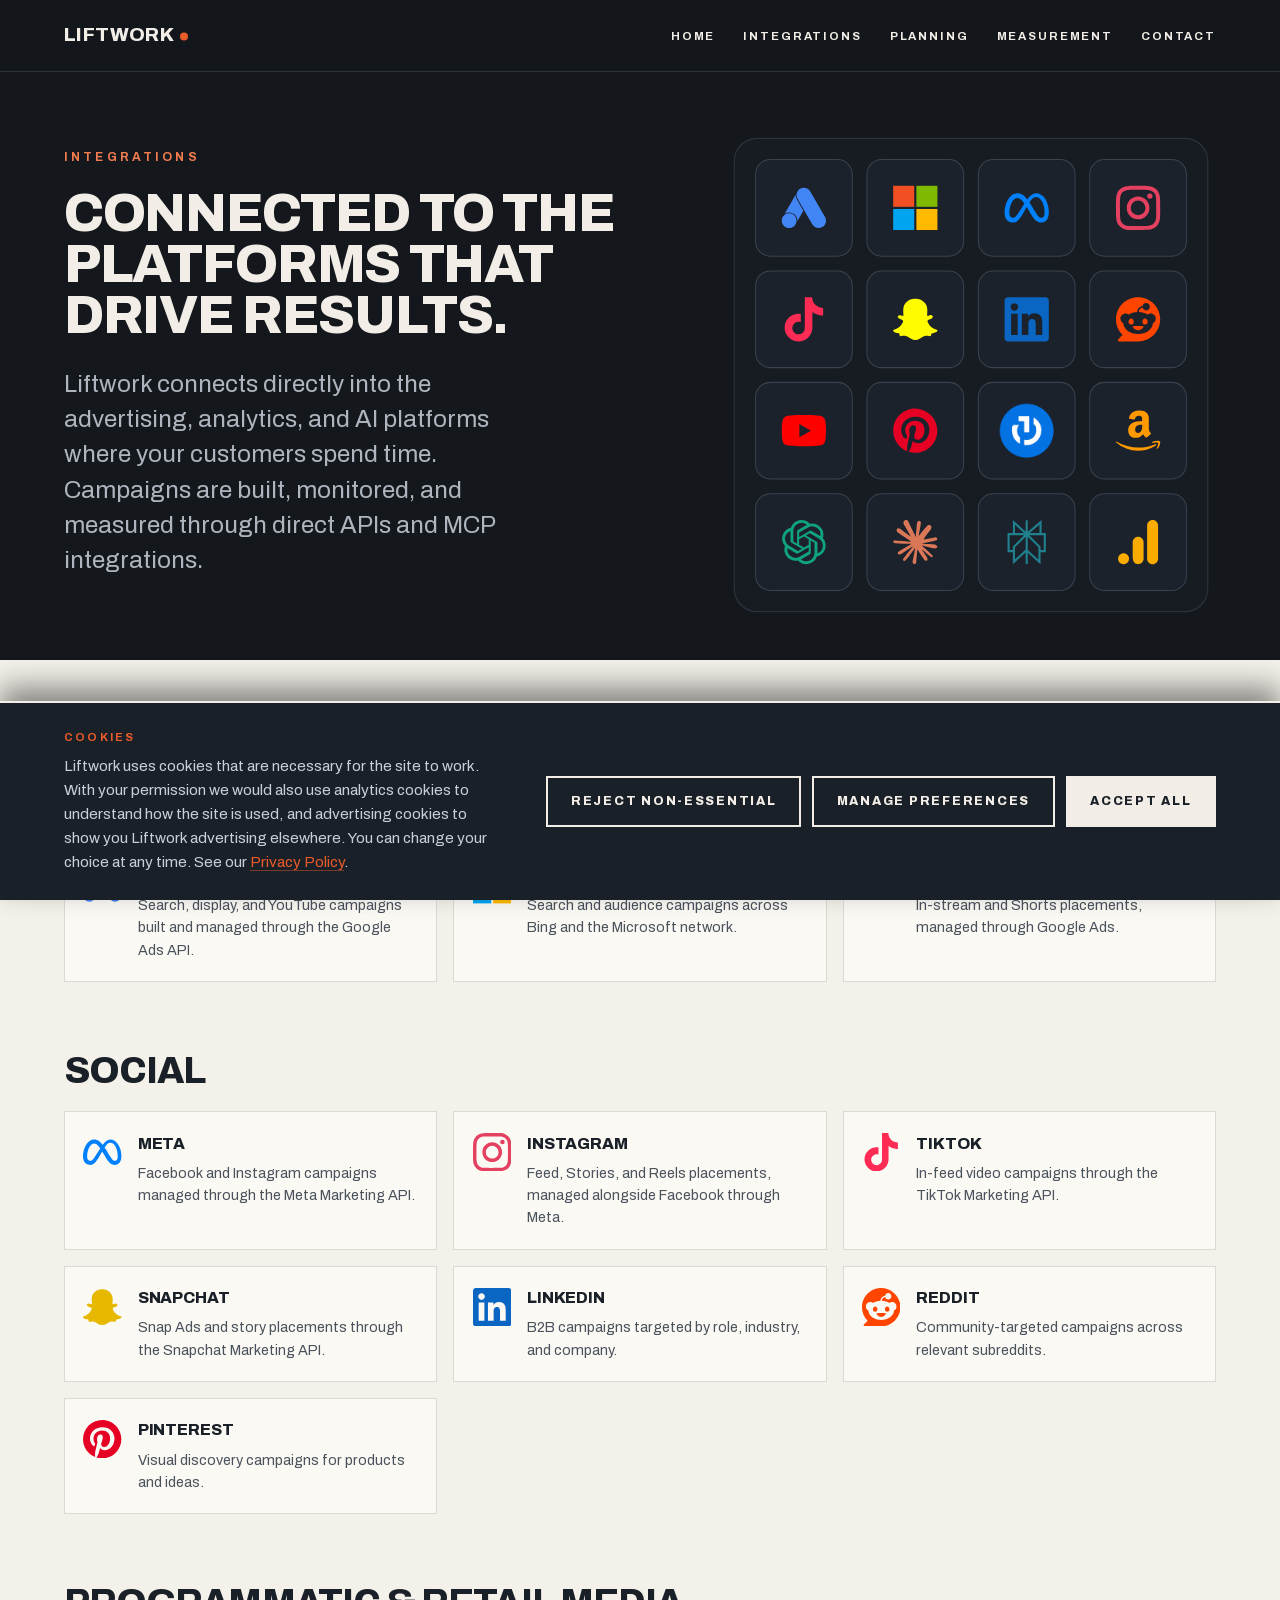
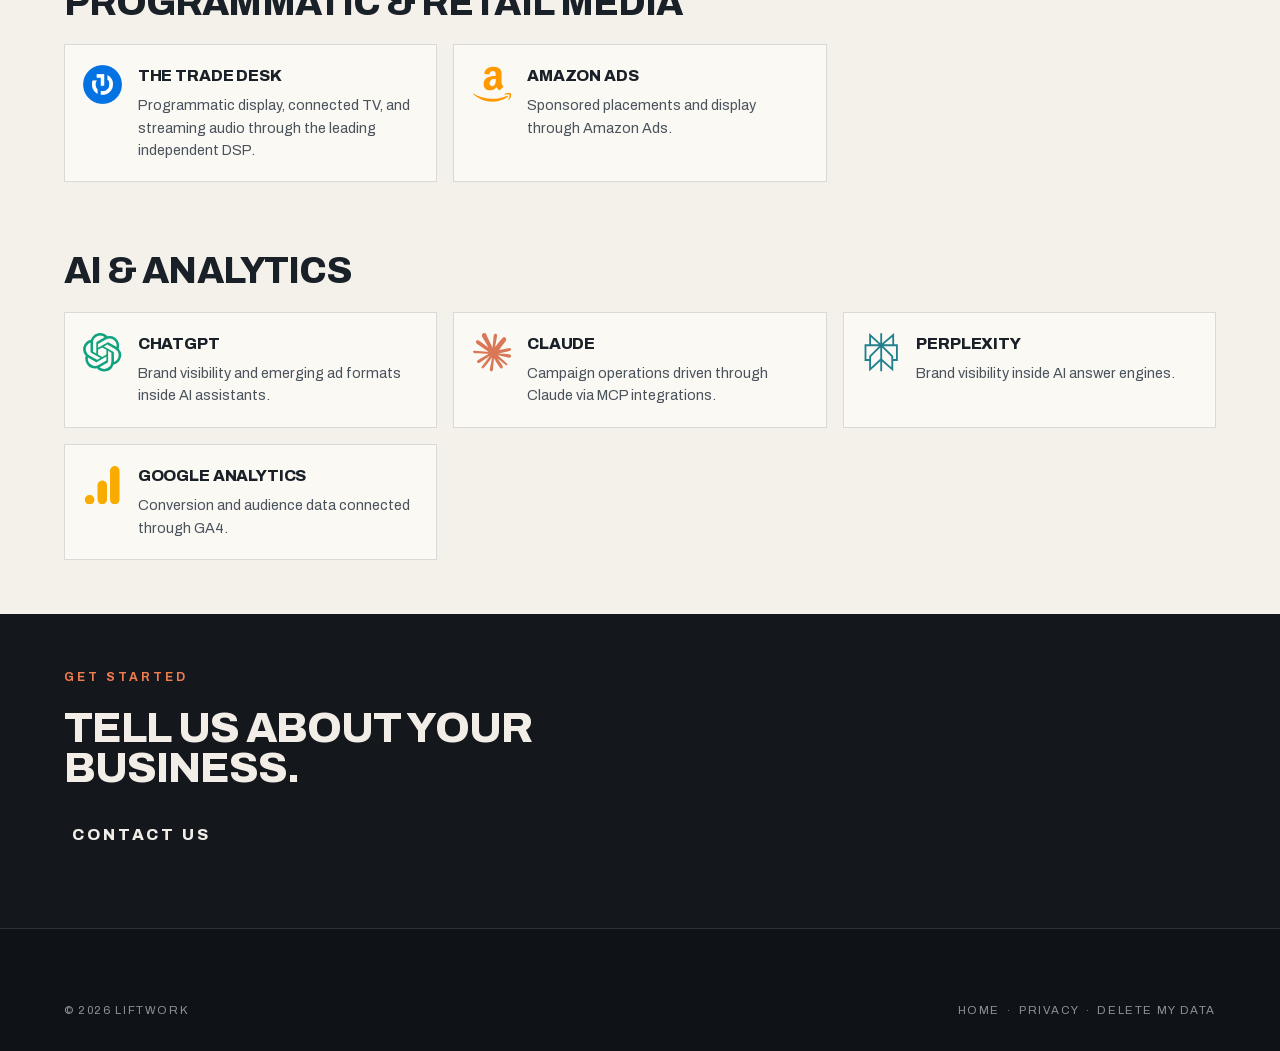
<file: integrations/index.html>
<!DOCTYPE html>
<html lang="en"><head><meta charset="utf-8">

<meta name="viewport" content="width=device-width, initial-scale=1">
<title>Integrations | Liftwork</title>
<meta name="description" content="Liftwork connects directly to Google Ads, Microsoft, Meta, TikTok, Snapchat, LinkedIn, Reddit, Pinterest, YouTube, The Trade Desk, Amazon Ads, ChatGPT, and Google Analytics through direct APIs and MCP integrations.">
<meta name="theme-color" content="#14181D">
<link rel="icon" href="data:image/svg+xml,%3Csvg xmlns='http://www.w3.org/2000/svg' viewBox='0 0 32 32'%3E%3Ccircle cx='16' cy='16' r='10' fill='%23EA5B2A'/%3E%3Cpolygon points='16,12.5 21.5,17.5 21.5,20.3 16,15.3 10.5,20.3 10.5,17.5' fill='%2314181D'/%3E%3C/svg%3E">
<style>
@font-face{font-family:'Archivo';font-style:normal;font-weight:400 800;font-display:swap;src:url(../fonts/archivo-var.woff2) format('woff2');unicode-range:U+0000-00FF,U+0131,U+0152-0153,U+02BB-02BC,U+02C6,U+02DA,U+02DC,U+2000-206F,U+2074,U+20AC,U+2122,U+2191,U+2193,U+2212,U+2215,U+FEFF,U+FFFD}
</style>
<style>
/* ============================================================
   LIFTWORK
   visual direction: mission control.
   deep charcoal ground, one vivid orange accent, cream plates
   where the work itself is shown. flat, sharp, unadorned.
   ============================================================ */

:root{
  --bg:#14181D;
  --bg-2:#1A2028;
  --bg-3:#20262F;
  --line:#2B323C;
  --text:#F2EEE7;
  --text-mid:#AEB5BE;
  --text-dim:#8B929B;
  --orange:#EA5B2A;
  --orange-light:#F07C4F;
  --plate:#F4F1EA;
  --shadow:rgba(0,0,0,.35);

  --display:'Archivo','Helvetica Neue',Helvetica,Arial,sans-serif;
  --gutter:clamp(1.25rem,5vw,4.5rem);
  --head-h:4.5rem;
}

*,*::before,*::after{box-sizing:border-box}
html{-webkit-text-size-adjust:100%;scroll-behavior:smooth}

body{
  margin:0;
  background:var(--bg);
  color:var(--text);
  font-family:var(--display);
  font-size:clamp(1rem,.96rem + .18vw,1.1rem);
  line-height:1.6;
  -webkit-font-smoothing:antialiased;
  overflow-x:hidden;
}

::selection{background:var(--orange);color:#fff}

.wrap{max-width:1280px;margin:0 auto;padding-inline:var(--gutter)}

/* ---------- type ---------- */

h1,h2,h3{margin:0;font-weight:800;line-height:.95;letter-spacing:-.025em;text-transform:uppercase}
.display-xl{font-size:clamp(1.9rem,.45rem + 2.45vw,2.8rem);line-height:1.07}
.display-l {font-size:clamp(1.9rem,1.05rem + 2.9vw,3.7rem)}
.display-m {font-size:clamp(1.55rem,1.05rem + 2vw,2.7rem)}

.kicker{
  display:block;
  font-size:clamp(.7rem,.66rem + .12vw,.78rem);
  font-weight:700;letter-spacing:.26em;text-transform:uppercase;
  color:var(--orange-light);
}
.hero .kicker{
  font-size:clamp(.88rem,.78rem + .3vw,1.1rem);
  font-weight:800;letter-spacing:.23em;
  margin-bottom:1.9rem;
}
.lede{font-size:clamp(1.15rem,1.02rem + .62vw,1.6rem);line-height:1.45;max-width:38ch;color:var(--text-mid)}
.body{max-width:60ch;color:var(--text-mid);line-height:1.65}

/* ---------- masthead ---------- */

.masthead{
  position:sticky;top:0;z-index:50;
  background:rgba(20,24,29,.94);
  backdrop-filter:blur(8px);
  border-bottom:1px solid var(--line);
  height:var(--head-h);
  display:flex;align-items:center;
}
.masthead .wrap{display:flex;align-items:center;justify-content:space-between;gap:1.5rem;width:100%}
.wordmark{font-weight:800;font-size:1.2rem;letter-spacing:.02em;text-transform:uppercase;text-decoration:none;color:var(--text);display:inline-flex;align-items:baseline}
.wordmark::after{content:"";width:.42em;height:.42em;border-radius:50%;background:var(--orange);margin-left:.3em;transform:translateY(-.02em)}
.masthead nav ul{display:flex;gap:clamp(.9rem,2.2vw,2.1rem);list-style:none;margin:0;padding:0}
.masthead nav a{
  font-size:.72rem;font-weight:700;letter-spacing:.16em;text-transform:uppercase;
  color:var(--text);text-decoration:none;
  border-bottom:2px solid transparent;padding-bottom:2px;
}
.masthead nav a:hover,.masthead nav a:focus-visible{border-bottom-color:var(--orange);color:var(--orange-light)}
.nav-check{position:absolute;width:1px;height:1px;margin:-1px;padding:0;overflow:hidden;clip:rect(0 0 0 0);clip-path:inset(50%);white-space:nowrap;border:0}
.nav-check:focus-visible ~ .nav-toggle{outline:2px solid var(--orange);outline-offset:4px}
.nav-toggle{
  display:none;
  background:none;border:0;cursor:pointer;padding:.55rem .35rem;
  margin-right:-.35rem;
}
.nav-toggle span{
  display:block;width:24px;height:2.5px;background:var(--text);
  margin:5px 0;transition:transform .18s ease, opacity .18s ease;
}
.nav-check:checked ~ .nav-toggle span:nth-child(1){transform:translateY(7.5px) rotate(45deg)}
.nav-check:checked ~ .nav-toggle span:nth-child(2){opacity:0}
.nav-check:checked ~ .nav-toggle span:nth-child(3){transform:translateY(-7.5px) rotate(-45deg)}

@media (max-width:680px){
  .nav-toggle{display:block}
  .masthead nav{
    position:absolute;top:var(--head-h);left:0;right:0;
    background:var(--bg);border-bottom:1px solid var(--line);
    display:none;
  }
  .nav-check:checked ~ nav{display:block}
  .masthead nav ul{
    flex-direction:column;gap:0;
    padding:0 var(--gutter);
  }
  .masthead nav li{border-top:1px solid var(--line)}
  .masthead nav a{
    display:block;padding:1.05rem 0;border-bottom:0;font-size:.8rem;
  }
}

/* ---------- sections ---------- */

.poster{padding-block:clamp(4rem,10vh,8rem)}
.poster--tight{padding-block:clamp(3rem,6vh,5rem)}
section[id]{scroll-margin-top:var(--head-h)}
.panel-dark{background:var(--plate);color:#1A2028}
.panel-dark .body{color:#4A525C}
.panel-dark .kicker{color:#C6491D}
.panel-dark .act{color:#1A2028}
.panel-dark .act:hover,.panel-dark .act:focus-visible{color:var(--orange)}
.panel-dark .step p{color:#4A525C}
.panel-dark .steps{border-top-color:rgba(20,24,29,.25)}
.panel-dark .steps > li{border-bottom-color:rgba(20,24,29,.25)}
.panel-dark .step-mark img{border:1px solid rgba(20,24,29,.12)}
.panel-dark .services li{border-top-color:rgba(20,24,29,.18)}
.panel-dark .panel-ui{border-color:rgba(20,24,29,.25)}

/* ---------- hero: fills the screen, and nothing below it shows ---------- */

.hero{
  max-width:1400px;
  min-height:calc(100svh - var(--head-h));
  display:grid;align-content:center;
  gap:clamp(2rem,4vw,2.4rem) clamp(2rem,4vw,4rem);
  grid-template-columns:1fr;
  grid-template-areas:"copy" "plate" "act";
  padding-block:clamp(2rem,4vh,3.5rem);
}
.hero-copy{grid-area:copy}
.hero > .plate{grid-area:plate;align-self:center}
.hero > .actions{grid-area:act;margin-top:0}
@media (min-width:940px){
  .hero{grid-template-columns:minmax(0,1.02fr) minmax(0,.98fr);grid-template-areas:"copy plate" "act plate";align-content:center}
  .hero-copy{align-self:end}
  .hero > .actions{align-self:start}
}
.hero h1{margin-block:0 1.8rem;max-width:15ch}
@media (min-width:940px){.hero h1{max-width:none}}
.br-lg{display:none}
@media (min-width:1150px){.br-lg{display:block}}

/* ---------- buttons: a printed slab and a marked link. no outlined boxes. ---------- */

.actions{display:flex;flex-wrap:wrap;align-items:center;gap:clamp(1.6rem,4vw,3rem);margin-top:clamp(2rem,4vw,2.8rem)}

/* actions: no boxes. a ring is drawn around the label on hover. */
.act{
  position:relative;z-index:0;display:inline-block;
  font:inherit;font-weight:800;font-size:1rem;letter-spacing:.18em;text-transform:uppercase;
  color:var(--text);background:none;border:0;cursor:pointer;text-decoration:none;
  padding:.55rem .5rem;
}
.act{transition:color .16s ease}
.act:hover,.act:focus-visible{color:var(--orange-light)}
.act--quiet{color:var(--text-dim);font-weight:700}
.act--quiet:hover,.act--quiet:focus-visible{color:var(--orange-light)}

/* ---------- plates ---------- */

.plate{width:100%;display:flex;justify-content:center}
.plate svg,.plate img{display:block;width:100%;height:auto}
.hero .plate img{max-height:min(88svh,900px);width:auto;max-width:100%}
@media (min-width:940px){.hero .plate img{width:150%;max-width:none;max-height:none;margin:-13% -25%}}
.hero .plate .hero-net{width:100%;max-width:min(92svh,820px);height:auto}
.targ-wrap{position:relative;width:100%;max-width:34rem}
.targ-wrap img{display:block;width:100%;height:auto}
.targ-anim{position:absolute;inset:0;width:100%;height:100%}
.tdot{animation:tdrift var(--du) ease-in-out var(--de) infinite alternate}
@keyframes tdrift{to{transform:translate(var(--dx),var(--dy))}}
.targ-pulse{opacity:0;animation:tpulse 6s ease-out infinite;transform-origin:450px 445px}
@keyframes tpulse{0%{opacity:.5;transform:scale(.78)}70%{opacity:0;transform:scale(1.12)}100%{opacity:0;transform:scale(1.12)}}
@media (min-width:940px){.hero .plate .hero-net{width:142%;max-width:none;margin:-13% -19%}}
.net-rings circle{fill:none;stroke:#20272F;stroke-width:1}
.net-lines line{stroke:#2C343F;stroke-width:1}
.net-nodes circle{fill:#1C222B;stroke:#39424E;stroke-width:1.25}
.net-nodes path,.net-nodes text,.net-nodes rect{transition:fill .25s ease}
.net-nodes .node circle{transition:stroke .25s ease}
.net-nodes .node:hover circle{stroke:#5A6572}
.n-googleads path{fill:#4285F4}
.n-meta path{fill:#0081FB}
.n-amazon path{fill:#FF9900}
.n-tiktok path{fill:#FE2C55}
.n-instagram path{fill:#E4405F}
.n-youtube path{fill:#FF0000}
.n-linkedin path{fill:#0A66C2}
.n-pinterest path{fill:#E60023}
.n-openai path{fill:#10A37F}
.n-googleanalytics path{fill:#F9AB00}
.n-snapchat path{fill:#FFFC00}
.n-reddit path{fill:#FF4500}
.n-claude path{fill:#D97757}
.n-microsoft rect:nth-of-type(1){fill:#F25022}
.n-microsoft rect:nth-of-type(2){fill:#7FBA00}
.n-microsoft rect:nth-of-type(3){fill:#00A4EF}
.n-microsoft rect:nth-of-type(4){fill:#FFB900}
.net-nodes .node:hover path,.net-nodes .node:hover rect{fill:#E4E8ED}
.n-ttd .img-grey{opacity:0;transition:opacity .25s ease}
.n-ttd:hover .img-grey{opacity:1}
.n-ttd .img-color{transition:opacity .25s ease}
.n-ttd:hover .img-color{opacity:0}
.pulse{fill:var(--orange);opacity:0;animation:net-pulse 6s cubic-bezier(.5,.05,.55,.95) infinite;animation-delay:var(--d)}
@keyframes net-pulse{
  0%{transform:translate(var(--x0),var(--y0));opacity:0}
  8%{opacity:.95}
  46%{transform:translate(500px,500px);opacity:.95}
  54%{transform:translate(500px,500px);opacity:0}
  100%{transform:translate(500px,500px);opacity:0}
}
.net-halo{animation:net-breathe 5.5s ease-in-out infinite alternate;transform-origin:500px 500px}
@keyframes net-breathe{from{opacity:.75;transform:scale(1)}to{opacity:1;transform:scale(1.08)}}
.hero-bleed{overflow:clip}
.raking{transform-origin:20% 88%;animation:rake 36s ease-in-out infinite alternate}
@keyframes rake{
  from{transform:skewX(-2deg) scaleX(1)}
  to  {transform:skewX(-13deg) scaleX(1.16)}
}

/* ---------- split ---------- */

.split{display:grid;gap:clamp(2.4rem,5vw,4.5rem);grid-template-columns:1fr;align-items:center}
@media (min-width:940px){.split{grid-template-columns:1.1fr .9fr}}
.split .plate img{max-width:34rem;margin-inline:auto}
.radar-wrap{position:relative;max-width:34rem;margin-inline:auto;background:var(--plate);border:1px solid var(--line);padding:clamp(1.2rem,2.5vw,2rem)}
.radar-key{
  position:absolute;top:1rem;right:1.2rem;
  display:flex;flex-direction:column;gap:.3rem;
}
.radar-key span{
  display:flex;align-items:center;gap:.45rem;
  font-size:.66rem;font-weight:700;letter-spacing:.14em;text-transform:uppercase;color:#4A5560;
}
.radar-key i{width:.62rem;height:.62rem;display:inline-block}
@media (min-width:940px){.split--flip > div:first-child{order:2}.split--flip .plate{order:1}}

/* ---------- steps ---------- */

.steps{list-style:none;margin:2.6rem 0 0;padding:0;display:grid;gap:clamp(1rem,1.6vw,1.4rem);grid-template-columns:1fr}
@media (min-width:860px){.steps{grid-template-columns:1fr 1fr}}
.steps > li{border:1px solid rgba(20,24,29,.18);background:#FBF9F4;padding:1.5rem 1.4rem 1.6rem}
.step-head{display:flex;align-items:center;justify-content:space-between;gap:1rem;margin-bottom:.85rem}
.step-title{display:flex;align-items:baseline;gap:.9rem}
.step-num{font-weight:800;font-size:.78rem;letter-spacing:.2em;color:#C6491D}
.step-head h3{font-size:clamp(1.3rem,1rem + 1vw,1.7rem)}
.step-head img{width:5.4rem;height:5.4rem;display:block;border:1px solid rgba(20,24,29,.14)}
.steps p{margin:0;color:#4A525C;line-height:1.6;font-size:.98rem}
.steps .step-spec{margin-top:1.6rem;padding-top:1.4rem;border-top:1px solid rgba(20,24,29,.14);font-size:.73rem;font-weight:700;letter-spacing:.09em;text-transform:uppercase;color:#A08469;line-height:2.1}
.step-spec .sep{color:var(--orange);font-size:1.15em;padding:0 .28em;vertical-align:-.05em}

/* ---------- agents ---------- */

.agents{
  list-style:none;margin:2.8rem 0 0;padding:0;
  display:grid;gap:clamp(1.2rem,2vw,1.6rem);grid-template-columns:1fr;
}
@media (min-width:640px){.agents{grid-template-columns:1fr 1fr}}
@media (min-width:1060px){.agents{grid-template-columns:repeat(4,1fr)}}
.agents li{
  border:1px solid var(--line);
  background:var(--bg-2);
  padding:1.5rem 1.4rem 1.7rem;
  display:flex;flex-direction:column;gap:.9rem;
}
.agents img{width:4.4rem;height:4.4rem;display:block}
.agent-num{
  font-weight:800;font-size:.78rem;letter-spacing:.2em;color:var(--orange-light);
}
.agent-name{font-weight:800;text-transform:uppercase;letter-spacing:-.01em;line-height:.95;font-size:clamp(1.35rem,1rem + 1vw,1.8rem);color:var(--text)}
.agent-what{font-size:1rem;color:var(--text-mid);line-height:1.58}

/* ---------- product panels ---------- */

.panels{display:grid;gap:clamp(1.8rem,3vw,2.6rem);grid-template-columns:1fr;margin-top:2.8rem}
@media (min-width:900px){.panels{grid-template-columns:repeat(3,1fr)}}
.panel-ui{border:1px solid var(--line);background:var(--plate)}
.panel-ui svg,.panel-ui img{display:block;width:100%;height:auto}
.panel-cap{margin-top:1.1rem}
.panel-cap h3{font-size:clamp(1.05rem,1rem + .35vw,1.3rem);margin-bottom:.45rem}
.panel-cap p{margin:0;color:var(--text-mid);font-size:1rem;line-height:1.55;max-width:34ch}

/* ---------- the row line ---------- */

.row-line{
  margin:0;font-weight:800;text-transform:uppercase;letter-spacing:-.025em;line-height:1.04;
  font-size:clamp(1.6rem,.9rem + 2.6vw,2.9rem);
}
.row-line span{display:inline-block;margin-right:.5em}
.row-line .dot{color:var(--orange);margin-right:0}
.panel-dark .row-line .dot{color:var(--orange-light)}

/* ---------- audiences ---------- */

.audiences{list-style:none;margin:2.8rem 0 0;padding:0;display:grid;gap:clamp(1.2rem,2vw,1.6rem);grid-template-columns:1fr}
@media (min-width:720px){.audiences{grid-template-columns:1fr 1fr}}
.audiences li{border:1px solid var(--line);background:var(--bg-2);padding:1.3rem 1.3rem 1.4rem;display:flex;flex-direction:column;gap:.7rem}
.audiences img{width:5.2rem;height:5.2rem;display:block}
.audiences h3{font-size:clamp(1.35rem,1rem + 1vw,1.8rem)}
.audiences p{margin:0;color:var(--text-mid);line-height:1.6;max-width:44ch}

/* ---------- funnel rail ---------- */

.svc-name{font-weight:800;text-transform:uppercase;letter-spacing:-.01em;font-size:clamp(1.1rem,1rem + .5vw,1.35rem);color:#1A2028}
.svc-name .svc-num{font-weight:800;font-size:.72rem;letter-spacing:.2em;color:#C6491D;margin-right:.7rem;vertical-align:.15em}
.svc-cols{display:grid;gap:1.2rem;grid-template-columns:1fr;margin-top:2.6rem}
@media (min-width:640px){.svc-cols{grid-template-columns:1fr 1fr}}
@media (min-width:1000px){.svc-cols{grid-template-columns:repeat(4,1fr)}}
.svc-cols > div{padding:1.3rem 1.2rem 1.4rem;border-top:4px solid var(--col)}
.svc-cols > div:nth-child(1){--col:#EA5B2A;background:#F7EEE4}
.svc-cols > div:nth-child(2){--col:#3D4A57;background:#ECEFF1}
.svc-cols > div:nth-child(3){--col:#C08A2D;background:#F6F0DF}
.svc-cols > div:nth-child(4){--col:#4E6E5D;background:#EAF0EB}
.svc-cols .svc-name{font-size:1.02rem;white-space:nowrap}
.svc-list{list-style:none;margin:.8rem 0 0;padding:0}
.svc-list li{padding:.45rem 0;border-bottom:1px solid rgba(20,24,29,.14);color:#4A525C;font-size:.93rem}
.svc-list li:last-child{border-bottom:0}
.text-link{font-weight:800;font-size:.95rem;letter-spacing:.14em;text-transform:uppercase;text-decoration:none;color:#C6491D;border-bottom:2px solid rgba(198,73,29,.35);padding-bottom:.25rem;transition:border-color .16s ease}
.text-link:hover,.text-link:focus-visible{border-bottom-color:#C6491D}

/* ---------- audience detail points ---------- */

.aud-points{list-style:none;margin:.3rem 0 0;padding:0;display:grid;gap:.35rem}
.aud-points li{position:relative;padding-left:1.15rem;color:var(--text-mid);font-size:.95rem;line-height:1.5}
.aud-points li::before{content:"";position:absolute;left:0;top:.62em;width:.55rem;height:2px;background:var(--orange)}

/* ---------- service pillars ---------- */

.pillar{margin-top:clamp(3rem,6vw,4.5rem)}
.pillar-head{display:flex;align-items:baseline;gap:1rem;flex-wrap:wrap}
.pillar-head h3{font-size:clamp(1.5rem,1.1rem + 1.6vw,2.3rem)}
.pillar-head .pillar-num{font-weight:800;font-size:.78rem;letter-spacing:.2em;color:#C6491D}
.pillar > p{margin:.8rem 0 0;max-width:56ch;color:#4A525C;line-height:1.6}
.tactics{list-style:none;margin:1.8rem 0 0;padding:0;display:grid;gap:clamp(1rem,1.6vw,1.4rem);grid-template-columns:1fr}
@media (min-width:640px){.tactics{grid-template-columns:1fr 1fr}}
@media (min-width:1060px){.tactics{grid-template-columns:repeat(3,1fr)}}
.tactics li{
  background:#FBF9F4;border:1px solid rgba(20,24,29,.16);
  padding:1.4rem 1.3rem 1.5rem;display:flex;flex-direction:column;gap:.7rem;
}
.tactic-tag{font-weight:800;font-size:.7rem;letter-spacing:.2em;text-transform:uppercase;color:#C6491D}
.tactic-name{font-weight:800;text-transform:uppercase;letter-spacing:-.01em;line-height:1.05;font-size:clamp(1.1rem,1rem + .5vw,1.35rem);color:#1A2028}
.tactic-what{font-size:.95rem;color:#4A525C;line-height:1.55}

/* cream contact form */
.panel-dark label{color:#5A626C}
.panel-dark input,.panel-dark textarea{color:#1A2028;border-bottom-color:rgba(20,24,29,.35)}
.panel-dark input:focus,.panel-dark textarea:focus{border-bottom-color:var(--orange)}
.panel-dark .form-note{color:#5A626C}
.panel-dark .form-note.err{color:#C6491D}
.panel-dark .form-note.ok{color:#1A2028}

/* ---------- contact ---------- */

form{max-width:44rem;margin-top:2.4rem}
.fields{display:grid;gap:1.6rem;grid-template-columns:1fr}
@media (min-width:640px){.fields--2{grid-template-columns:1fr 1fr}}
label{display:block;font-size:.7rem;font-weight:700;letter-spacing:.18em;text-transform:uppercase;color:var(--text-dim);margin-bottom:.5rem}
input,textarea{
  width:100%;font-family:var(--display);font-size:1.05rem;color:var(--text);
  background:transparent;border:0;border-bottom:2px solid var(--line);padding:.65rem 0;border-radius:0;
}
textarea{min-height:6.5rem;resize:vertical}
input:focus,textarea:focus{outline:0;border-bottom-color:var(--orange)}

/* ---------- footer ---------- */

footer{background:#0F1317;color:var(--text);border-top:1px solid var(--line);padding-block:clamp(3rem,7vw,4.5rem) 2rem}
.foot-grid{display:grid;gap:2.4rem;grid-template-columns:1fr}
@media (min-width:680px){.foot-grid{grid-template-columns:1fr 1.5fr 1fr}}
.foot-col .foot-h{margin:0 0 1.1rem;font-size:.7rem;font-weight:700;letter-spacing:.2em;text-transform:uppercase;color:var(--orange-light)}
.foot-col ul{list-style:none;margin:0;padding:0;display:grid;gap:.55rem}
.foot-col li,.foot-col a{font-size:.97rem;color:var(--text-mid);text-decoration:none}
.foot-col a:hover,.foot-col a:focus-visible{color:#fff}
.colophon{
  margin-top:clamp(2.4rem,6vw,3.6rem);padding-top:1.4rem;
  border-top:1px solid var(--line);
  display:flex;justify-content:space-between;gap:1rem;flex-wrap:wrap;
  font-size:.72rem;letter-spacing:.14em;text-transform:uppercase;color:var(--text-dim);
}

/* ---------- a11y ---------- */

:focus-visible{outline:3px solid var(--orange);outline-offset:4px}
.panel-dark :focus-visible{outline-color:var(--orange-light)}
.skip{position:absolute;left:-9999px;background:var(--orange);color:#fff;padding:.9rem 1.3rem;font-weight:700;letter-spacing:.14em;text-transform:uppercase;font-size:.76rem;z-index:100}
.skip:focus{left:1rem;top:1rem}

@media (prefers-reduced-motion:reduce){
  html{scroll-behavior:auto}
  *,*::before,*::after{animation:none !important;transition:none !important}
}

.hp-field{position:absolute;left:-9999px;width:1px;height:1px;overflow:hidden}
.form-note{margin-top:1.4rem;font-size:.95rem;line-height:1.5;min-height:1.4em;color:var(--text-dim)}
.form-note.err{color:var(--orange-light);font-weight:700}
.form-note.ok{color:var(--text);font-weight:700}
.act[disabled]{opacity:.55;cursor:wait}
</style>
<style>
.int-grid{display:grid;gap:1rem;grid-template-columns:1fr;margin-top:1.4rem}
@media (min-width:680px){.int-grid{grid-template-columns:1fr 1fr}}
@media (min-width:1060px){.int-grid{grid-template-columns:repeat(3,1fr)}}
.int-card{display:flex;gap:1rem;align-items:flex-start;background:#FBF9F4;border:1px solid rgba(20,24,29,.14);padding:1.15rem 1.15rem 1.25rem}
.int-glyph{flex:0 0 2.4rem;width:2.4rem;height:2.4rem;display:block;margin-top:.15rem}
.int-glyph svg{width:100%;height:100%;display:block}
.int-name{display:block;font-weight:800;text-transform:uppercase;letter-spacing:-.01em;font-size:1rem;color:#1A2028}
.int-card p{margin:.35rem 0 0;color:#4A525C;font-size:.9rem;line-height:1.55}
.page-hero{padding-block:clamp(3rem,7vh,5rem) clamp(2.5rem,5vh,3.5rem)}
</style>
<style>
.sock-net{width:100%;max-width:30rem;height:auto}
</style>
  <link rel="stylesheet" href="../consent.css">
</head>
<body>

<a class="skip" href="#main">Skip to content</a>

<header class="masthead">
  <div class="wrap">
    <a class="wordmark" href="../index.html">Liftwork</a>
    <input type="checkbox" id="nav-check" class="nav-check" aria-label="Menu">
    <label for="nav-check" class="nav-toggle" aria-hidden="true">
      <span></span><span></span><span></span>
    </label>
    <nav id="site-nav" aria-label="Primary">
      <ul>
        <li><a href="../index.html">Home</a></li>
        <li><a href="../integrations/index.html">Integrations</a></li>
        <li><a href="../planning/index.html">Planning</a></li>
        <li><a href="../measurement/index.html">Measurement</a></li>
        <li><a href="../index.html#contact">Contact</a></li>
      </ul>
    </nav>
  </div>
</header>

<main id="main">

  <section class="wrap page-hero">
    <div class="split">
      <div>
        <span class="kicker">Integrations</span>
        <h1 class="display-l" style="margin-block:1.3rem 1.6rem;max-width:20ch">Connected to the platforms that drive results.</h1>
        <p class="lede">Liftwork connects directly into the advertising, analytics, and AI platforms where your customers spend time. Campaigns are built, monitored, and measured through direct APIs and MCP integrations.</p>
      </div>
      <div class="plate">
        <svg class="sock-net" viewBox="0 0 586 586" xmlns="http://www.w3.org/2000/svg" role="img" aria-label="Sixteen platform tiles seated in the Liftwork integration board.">
          <rect x="4" y="4" width="578" height="578" rx="28" fill="#171C22" stroke="#2B323C" stroke-width="1.5"/>
          <g><rect x="30" y="30" width="118" height="118" rx="18" fill="#1C222B" stroke="#39424E" stroke-width="1.25"/><g transform="translate(62,62) scale(2.2500)"><path fill="#4285F4" d="M3.9998 22.9291C1.7908 22.9291 0 21.1383 0 18.9293s1.7908-3.9998 3.9998-3.9998 3.9998 1.7908 3.9998 3.9998-1.7908 3.9998-3.9998 3.9998zm19.4643-6.0004L15.4632 3.072C14.3586 1.1587 11.9121.5028 9.9988 1.6074S7.4295 5.1585 8.5341 7.0718l8.0009 13.8567c1.1046 1.9133 3.5511 2.5679 5.4644 1.4646 1.9134-1.1046 2.568-3.5511 1.4647-5.4644zM7.5137 4.8438L1.5645 15.1484A4.5 4.5 0 0 1 4 14.4297c2.5597-.0075 4.6248 2.1585 4.4941 4.7148l3.2168-5.5723-3.6094-6.25c-.4499-.7793-.6322-1.6394-.5878-2.4784z"/></g></g><g><rect x="166" y="30" width="118" height="118" rx="18" fill="#1C222B" stroke="#39424E" stroke-width="1.25"/><g transform="translate(198,62) scale(2.2500)"><rect x="0" y="0" width="11.408" height="11.408" fill="#F25022"/><rect x="12.594" y="0" width="11.406" height="11.408" fill="#7FBA00"/><rect x="0" y="12.594" width="11.408" height="11.406" fill="#00A4EF"/><rect x="12.594" y="12.594" width="11.406" height="11.406" fill="#FFB900"/></g></g><g><rect x="302" y="30" width="118" height="118" rx="18" fill="#1C222B" stroke="#39424E" stroke-width="1.25"/><g transform="translate(334,62) scale(2.2500)"><path fill="#0081FB" d="M6.915 4.03c-1.968 0-3.683 1.28-4.871 3.113C.704 9.208 0 11.883 0 14.449c0 .706.07 1.369.21 1.973a6.624 6.624 0 0 0 .265.86 5.297 5.297 0 0 0 .371.761c.696 1.159 1.818 1.927 3.593 1.927 1.497 0 2.633-.671 3.965-2.444.76-1.012 1.144-1.626 2.663-4.32l.756-1.339.186-.325c.061.1.121.196.183.3l2.152 3.595c.724 1.21 1.665 2.556 2.47 3.314 1.046.987 1.992 1.22 3.06 1.22 1.075 0 1.876-.355 2.455-.843a3.743 3.743 0 0 0 .81-.973c.542-.939.861-2.127.861-3.745 0-2.72-.681-5.357-2.084-7.45-1.282-1.912-2.957-2.93-4.716-2.93-1.047 0-2.088.467-3.053 1.308-.652.57-1.257 1.29-1.82 2.05-.69-.875-1.335-1.547-1.958-2.056-1.182-.966-2.315-1.303-3.454-1.303zm10.16 2.053c1.147 0 2.188.758 2.992 1.999 1.132 1.748 1.647 4.195 1.647 6.4 0 1.548-.368 2.9-1.839 2.9-.58 0-1.027-.23-1.664-1.004-.496-.601-1.343-1.878-2.832-4.358l-.617-1.028a44.908 44.908 0 0 0-1.255-1.98c.07-.109.141-.224.211-.327 1.12-1.667 2.118-2.602 3.358-2.602zm-10.201.553c1.265 0 2.058.791 2.675 1.446.307.327.737.871 1.234 1.579l-1.02 1.566c-.757 1.163-1.882 3.017-2.837 4.338-1.191 1.649-1.81 1.817-2.486 1.817-.524 0-1.038-.237-1.383-.794-.263-.426-.464-1.13-.464-2.046 0-2.221.63-4.535 1.66-6.088.454-.687.964-1.226 1.533-1.533a2.264 2.264 0 0 1 1.088-.285z"/></g></g><g><rect x="438" y="30" width="118" height="118" rx="18" fill="#1C222B" stroke="#39424E" stroke-width="1.25"/><g transform="translate(470,62) scale(2.2500)"><path fill="#E4405F" d="M7.0301.084c-1.2768.0602-2.1487.264-2.911.5634-.7888.3075-1.4575.72-2.1228 1.3877-.6652.6677-1.075 1.3368-1.3802 2.127-.2954.7638-.4956 1.6365-.552 2.914-.0564 1.2775-.0689 1.6882-.0626 4.947.0062 3.2586.0206 3.6671.0825 4.9473.061 1.2765.264 2.1482.5635 2.9107.308.7889.72 1.4573 1.388 2.1228.6679.6655 1.3365 1.0743 2.1285 1.38.7632.295 1.6361.4961 2.9134.552 1.2773.056 1.6884.069 4.9462.0627 3.2578-.0062 3.668-.0207 4.9478-.0814 1.28-.0607 2.147-.2652 2.9098-.5633.7889-.3086 1.4578-.72 2.1228-1.3881.665-.6682 1.0745-1.3378 1.3795-2.1284.2957-.7632.4966-1.636.552-2.9124.056-1.2809.0692-1.6898.063-4.948-.0063-3.2583-.021-3.6668-.0817-4.9465-.0607-1.2797-.264-2.1487-.5633-2.9117-.3084-.7889-.72-1.4568-1.3876-2.1228C21.2982 1.33 20.628.9208 19.8378.6165 19.074.321 18.2017.1197 16.9244.0645 15.6471.0093 15.236-.005 11.977.0014 8.718.0076 8.31.0215 7.0301.0839m.1402 21.6932c-1.17-.0509-1.8053-.2453-2.2287-.408-.5606-.216-.96-.4771-1.3819-.895-.422-.4178-.6811-.8186-.9-1.378-.1644-.4234-.3624-1.058-.4171-2.228-.0595-1.2645-.072-1.6442-.079-4.848-.007-3.2037.0053-3.583.0607-4.848.05-1.169.2456-1.805.408-2.2282.216-.5613.4762-.96.895-1.3816.4188-.4217.8184-.6814 1.3783-.9003.423-.1651 1.0575-.3614 2.227-.4171 1.2655-.06 1.6447-.072 4.848-.079 3.2033-.007 3.5835.005 4.8495.0608 1.169.0508 1.8053.2445 2.228.408.5608.216.96.4754 1.3816.895.4217.4194.6816.8176.9005 1.3787.1653.4217.3617 1.056.4169 2.2263.0602 1.2655.0739 1.645.0796 4.848.0058 3.203-.0055 3.5834-.061 4.848-.051 1.17-.245 1.8055-.408 2.2294-.216.5604-.4763.96-.8954 1.3814-.419.4215-.8181.6811-1.3783.9-.4224.1649-1.0577.3617-2.2262.4174-1.2656.0595-1.6448.072-4.8493.079-3.2045.007-3.5825-.006-4.848-.0608M16.953 5.5864A1.44 1.44 0 1 0 18.39 4.144a1.44 1.44 0 0 0-1.437 1.4424M5.8385 12.012c.0067 3.4032 2.7706 6.1557 6.173 6.1493 3.4026-.0065 6.157-2.7701 6.1506-6.1733-.0065-3.4032-2.771-6.1565-6.174-6.1498-3.403.0067-6.156 2.771-6.1496 6.1738M8 12.0077a4 4 0 1 1 4.008 3.9921A3.9996 3.9996 0 0 1 8 12.0077"/></g></g><g><rect x="30" y="166" width="118" height="118" rx="18" fill="#1C222B" stroke="#39424E" stroke-width="1.25"/><g transform="translate(62,198) scale(2.2500)"><path fill="#FE2C55" d="M12.525.02c1.31-.02 2.61-.01 3.91-.02.08 1.53.63 3.09 1.75 4.17 1.12 1.11 2.7 1.62 4.24 1.79v4.03c-1.44-.05-2.89-.35-4.2-.97-.57-.26-1.1-.59-1.62-.93-.01 2.92.01 5.84-.02 8.75-.08 1.4-.54 2.79-1.35 3.94-1.31 1.92-3.58 3.17-5.91 3.21-1.43.08-2.86-.31-4.08-1.03-2.02-1.19-3.44-3.37-3.65-5.71-.02-.5-.03-1-.01-1.49.18-1.9 1.12-3.72 2.58-4.96 1.66-1.44 3.98-2.13 6.15-1.72.02 1.48-.04 2.96-.04 4.44-.99-.32-2.15-.23-3.02.37-.63.41-1.11 1.04-1.36 1.75-.21.51-.15 1.07-.14 1.61.24 1.64 1.82 3.02 3.5 2.87 1.12-.01 2.19-.66 2.77-1.61.19-.33.4-.67.41-1.06.1-1.79.06-3.57.07-5.36.01-4.03-.01-8.05.02-12.07z"/></g></g><g><rect x="166" y="166" width="118" height="118" rx="18" fill="#1C222B" stroke="#39424E" stroke-width="1.25"/><g transform="translate(198,198) scale(2.2500)"><path fill="#FFFC00" d="M12.206.793c.99 0 4.347.276 5.93 3.821.529 1.193.403 3.219.299 4.847l-.003.06c-.012.18-.022.345-.03.51.075.045.203.09.401.09.3-.016.659-.12 1.033-.301.165-.088.344-.104.464-.104.182 0 .359.029.509.09.45.149.734.479.734.838.015.449-.39.839-1.213 1.168-.089.029-.209.075-.344.119-.45.135-1.139.36-1.333.81-.09.224-.061.524.12.868l.015.015c.06.136 1.526 3.475 4.791 4.014.255.044.435.27.42.509 0 .075-.015.149-.045.225-.24.569-1.273.988-3.146 1.271-.059.091-.12.375-.164.57-.029.179-.074.36-.134.553-.076.271-.27.405-.555.405h-.03c-.135 0-.313-.031-.538-.074-.36-.075-.765-.135-1.273-.135-.3 0-.599.015-.913.074-.6.104-1.123.464-1.723.884-.853.599-1.826 1.288-3.294 1.288-.06 0-.119-.015-.18-.015h-.149c-1.468 0-2.427-.675-3.279-1.288-.599-.42-1.107-.779-1.707-.884-.314-.045-.629-.074-.928-.074-.54 0-.958.089-1.272.149-.211.043-.391.074-.54.074-.374 0-.523-.224-.583-.42-.061-.192-.09-.389-.135-.567-.046-.181-.105-.494-.166-.57-1.918-.222-2.95-.642-3.189-1.226-.031-.063-.052-.15-.055-.225-.015-.243.165-.465.42-.509 3.264-.54 4.73-3.879 4.791-4.02l.016-.029c.18-.345.224-.645.119-.869-.195-.434-.884-.658-1.332-.809-.121-.029-.24-.074-.346-.119-1.107-.435-1.257-.93-1.197-1.273.09-.479.674-.793 1.168-.793.146 0 .27.029.383.074.42.194.789.3 1.104.3.234 0 .384-.06.465-.105l-.046-.569c-.098-1.626-.225-3.651.307-4.837C7.392 1.077 10.739.807 11.727.807l.419-.015h.06z"/></g></g><g><rect x="302" y="166" width="118" height="118" rx="18" fill="#1C222B" stroke="#39424E" stroke-width="1.25"/><g transform="translate(334,198) scale(2.2500)"><path fill="#0A66C2" d="M20.447 20.452h-3.554v-5.569c0-1.328-.027-3.037-1.852-3.037-1.853 0-2.136 1.445-2.136 2.939v5.667H9.351V9h3.414v1.561h.046c.477-.9 1.637-1.85 3.37-1.85 3.601 0 4.267 2.37 4.267 5.455v6.286zM5.337 7.433c-1.144 0-2.063-.926-2.063-2.065 0-1.138.92-2.063 2.063-2.063 1.14 0 2.064.925 2.064 2.063 0 1.139-.925 2.065-2.064 2.065zm1.782 13.019H3.555V9h3.564v11.452zM22.225 0H1.771C.792 0 0 .774 0 1.729v20.542C0 23.227.792 24 1.771 24h20.451C23.2 24 24 23.227 24 22.271V1.729C24 .774 23.2 0 22.222 0h.003z"/></g></g><g><rect x="438" y="166" width="118" height="118" rx="18" fill="#1C222B" stroke="#39424E" stroke-width="1.25"/><g transform="translate(470,198) scale(2.2500)"><path fill="#FF4500" d="M12 0C5.373 0 0 5.373 0 12c0 3.314 1.343 6.314 3.515 8.485l-2.286 2.286C.775 23.225 1.097 24 1.738 24H12c6.627 0 12-5.373 12-12S18.627 0 12 0Zm4.388 3.199c1.104 0 1.999.895 1.999 1.999 0 1.105-.895 2-1.999 2-.946 0-1.739-.657-1.947-1.539v.002c-1.147.162-2.032 1.15-2.032 2.341v.007c1.776.067 3.4.567 4.686 1.363.473-.363 1.064-.58 1.707-.58 1.547 0 2.802 1.254 2.802 2.802 0 1.117-.655 2.081-1.601 2.531-.088 3.256-3.637 5.876-7.997 5.876-4.361 0-7.905-2.617-7.998-5.87-.954-.447-1.614-1.415-1.614-2.538 0-1.548 1.255-2.802 2.803-2.802.645 0 1.239.218 1.712.585 1.275-.79 2.881-1.291 4.64-1.365v-.01c0-1.663 1.263-3.034 2.88-3.207.188-.911.993-1.595 1.959-1.595Zm-8.085 8.376c-.784 0-1.459.78-1.506 1.797-.047 1.016.64 1.429 1.426 1.429.786 0 1.371-.369 1.418-1.385.047-1.017-.553-1.841-1.338-1.841Zm7.406 0c-.786 0-1.385.824-1.338 1.841.047 1.017.634 1.385 1.418 1.385.785 0 1.473-.413 1.426-1.429-.046-1.017-.721-1.797-1.506-1.797Zm-3.703 4.013c-.974 0-1.907.048-2.77.135-.147.015-.241.168-.183.305.483 1.154 1.622 1.964 2.953 1.964 1.33 0 2.47-.81 2.953-1.964.057-.137-.037-.29-.184-.305-.863-.087-1.795-.135-2.769-.135Z"/></g></g><g><rect x="30" y="302" width="118" height="118" rx="18" fill="#1C222B" stroke="#39424E" stroke-width="1.25"/><g transform="translate(62,334) scale(2.2500)"><path fill="#FF0000" d="M23.498 6.186a3.016 3.016 0 0 0-2.122-2.136C19.505 3.545 12 3.545 12 3.545s-7.505 0-9.377.505A3.017 3.017 0 0 0 .502 6.186C0 8.07 0 12 0 12s0 3.93.502 5.814a3.016 3.016 0 0 0 2.122 2.136c1.871.505 9.376.505 9.376.505s7.505 0 9.377-.505a3.015 3.015 0 0 0 2.122-2.136C24 15.93 24 12 24 12s0-3.93-.502-5.814zM9.545 15.568V8.432L15.818 12l-6.273 3.568z"/></g></g><g><rect x="166" y="302" width="118" height="118" rx="18" fill="#1C222B" stroke="#39424E" stroke-width="1.25"/><g transform="translate(198,334) scale(2.2500)"><path fill="#E60023" d="M12.017 0C5.396 0 .029 5.367.029 11.987c0 5.079 3.158 9.417 7.618 11.162-.105-.949-.199-2.403.041-3.439.219-.937 1.406-5.957 1.406-5.957s-.359-.72-.359-1.781c0-1.663.967-2.911 2.168-2.911 1.024 0 1.518.769 1.518 1.688 0 1.029-.653 2.567-.992 3.992-.285 1.193.6 2.165 1.775 2.165 2.128 0 3.768-2.245 3.768-5.487 0-2.861-2.063-4.869-5.008-4.869-3.41 0-5.409 2.562-5.409 5.199 0 1.033.394 2.143.889 2.741.099.12.112.225.085.345-.09.375-.293 1.199-.334 1.363-.053.225-.172.271-.401.165-1.495-.69-2.433-2.878-2.433-4.646 0-3.776 2.748-7.252 7.92-7.252 4.158 0 7.392 2.967 7.392 6.923 0 4.135-2.607 7.462-6.233 7.462-1.214 0-2.354-.629-2.758-1.379l-.749 2.848c-.269 1.045-1.004 2.352-1.498 3.146 1.123.345 2.306.535 3.55.535 6.607 0 11.985-5.365 11.985-11.987C23.97 5.39 18.592.026 11.985.026L12.017 0z"/></g></g><g><rect x="302" y="302" width="118" height="118" rx="18" fill="#1C222B" stroke="#39424E" stroke-width="1.25"/><image x="328" y="328" width="66" height="66" href="[data-uri]"/></g><g><rect x="438" y="302" width="118" height="118" rx="18" fill="#1C222B" stroke="#39424E" stroke-width="1.25"/><g transform="translate(470,334) scale(2.2500)"><path fill="#FF9900" d="M.045 18.02c.072-.116.187-.124.348-.022 3.636 2.11 7.594 3.166 11.87 3.166 2.852 0 5.668-.533 8.447-1.595l.315-.14c.138-.06.234-.1.293-.13.226-.088.39-.046.525.13.12.174.09.336-.12.48-.256.19-.6.41-1.006.654-1.244.743-2.64 1.316-4.185 1.726a17.617 17.617 0 01-10.951-.577 17.88 17.88 0 01-5.43-3.35c-.1-.074-.151-.15-.151-.22 0-.047.021-.09.051-.13zm6.565-6.218c0-1.005.247-1.863.743-2.577.495-.71 1.17-1.25 2.04-1.615.796-.335 1.756-.575 2.912-.72.39-.046 1.033-.103 1.92-.174v-.37c0-.93-.105-1.558-.3-1.875-.302-.43-.78-.65-1.44-.65h-.182c-.48.046-.896.196-1.246.46-.35.27-.575.63-.675 1.096-.06.3-.206.465-.435.51l-2.52-.315c-.248-.06-.372-.18-.372-.39 0-.046.007-.09.022-.15.247-1.29.855-2.25 1.82-2.88.976-.616 2.1-.975 3.39-1.05h.54c1.65 0 2.957.434 3.888 1.29.135.15.27.3.405.48.12.165.224.314.283.45.075.134.15.33.195.57.06.254.105.42.135.51.03.104.062.3.076.615.01.313.02.493.02.553v5.28c0 .376.06.72.165 1.036.105.313.21.54.315.674l.51.674c.09.136.136.256.136.36 0 .12-.06.226-.18.314-1.2 1.05-1.86 1.62-1.963 1.71-.165.135-.375.15-.63.045a6.062 6.062 0 01-.526-.496l-.31-.347a9.391 9.391 0 01-.317-.42l-.3-.435c-.81.886-1.603 1.44-2.4 1.665-.494.15-1.093.227-1.83.227-1.11 0-2.04-.343-2.76-1.034-.72-.69-1.08-1.665-1.08-2.94l-.05-.076zm3.753-.438c0 .566.14 1.02.425 1.364.285.34.675.512 1.155.512.045 0 .106-.007.195-.02.09-.016.134-.023.166-.023.614-.16 1.08-.553 1.424-1.178.165-.28.285-.58.36-.91.09-.32.12-.59.135-.8.015-.195.015-.54.015-1.005v-.54c-.84 0-1.484.06-1.92.18-1.275.36-1.92 1.17-1.92 2.43l-.035-.02zm9.162 7.027c.03-.06.075-.11.132-.17.362-.243.714-.41 1.05-.5a8.094 8.094 0 011.612-.24c.14-.012.28 0 .41.03.65.06 1.05.168 1.172.33.063.09.099.228.099.39v.15c0 .51-.149 1.11-.424 1.8-.278.69-.664 1.248-1.156 1.68-.073.06-.14.09-.197.09-.03 0-.06 0-.09-.012-.09-.044-.107-.12-.064-.24.54-1.26.806-2.143.806-2.64 0-.15-.03-.27-.087-.344-.145-.166-.55-.257-1.224-.257-.243 0-.533.016-.87.046-.363.045-.7.09-1 .135-.09 0-.148-.014-.18-.044-.03-.03-.036-.047-.02-.077 0-.017.006-.03.02-.063v-.06z"/></g></g><g><rect x="30" y="438" width="118" height="118" rx="18" fill="#1C222B" stroke="#39424E" stroke-width="1.25"/><g transform="translate(62,470) scale(2.2500)"><path fill="#10A37F" d="M22.2819 9.8211a5.9847 5.9847 0 0 0-.5157-4.9108 6.0462 6.0462 0 0 0-6.5098-2.9A6.0651 6.0651 0 0 0 4.9807 4.1818a5.9847 5.9847 0 0 0-3.9977 2.9 6.0462 6.0462 0 0 0 .7427 7.0966 5.98 5.98 0 0 0 .511 4.9107 6.051 6.051 0 0 0 6.5146 2.9001A5.9847 5.9847 0 0 0 13.2599 24a6.0557 6.0557 0 0 0 5.7718-4.2058 5.9894 5.9894 0 0 0 3.9977-2.9001 6.0557 6.0557 0 0 0-.7475-7.0729zm-9.022 12.6081a4.4755 4.4755 0 0 1-2.8764-1.0408l.1419-.0804 4.7783-2.7582a.7948.7948 0 0 0 .3927-.6813v-6.7369l2.02 1.1686a.071.071 0 0 1 .038.052v5.5826a4.504 4.504 0 0 1-4.4945 4.4944zm-9.6607-4.1254a4.4708 4.4708 0 0 1-.5346-3.0137l.142.0852 4.783 2.7582a.7712.7712 0 0 0 .7806 0l5.8428-3.3685v2.3324a.0804.0804 0 0 1-.0332.0615L9.74 19.9502a4.4992 4.4992 0 0 1-6.1408-1.6464zM2.3408 7.8956a4.485 4.485 0 0 1 2.3655-1.9728V11.6a.7664.7664 0 0 0 .3879.6765l5.8144 3.3543-2.0201 1.1685a.0757.0757 0 0 1-.071 0l-4.8303-2.7865A4.504 4.504 0 0 1 2.3408 7.872zm16.5963 3.8558L13.1038 8.364 15.1192 7.2a.0757.0757 0 0 1 .071 0l4.8303 2.7913a4.4944 4.4944 0 0 1-.6765 8.1042v-5.6772a.79.79 0 0 0-.407-.667zm2.0107-3.0231l-.142-.0852-4.7735-2.7818a.7759.7759 0 0 0-.7854 0L9.409 9.2297V6.8974a.0662.0662 0 0 1 .0284-.0615l4.8303-2.7866a4.4992 4.4992 0 0 1 6.6802 4.66zM8.3065 12.863l-2.02-1.1638a.0804.0804 0 0 1-.038-.0567V6.0742a4.4992 4.4992 0 0 1 7.3757-3.4537l-.142.0805L8.704 5.459a.7948.7948 0 0 0-.3927.6813zm1.0976-2.3654l2.602-1.4998 2.6069 1.4998v2.9994l-2.5974 1.4997-2.6067-1.4997Z"/></g></g><g><rect x="166" y="438" width="118" height="118" rx="18" fill="#1C222B" stroke="#39424E" stroke-width="1.25"/><g transform="translate(198,470) scale(2.2500)"><path fill="#D97757" d="m4.7144 15.9555 4.7174-2.6471.079-.2307-.079-.1275h-.2307l-.7893-.0486-2.6956-.0729-2.3375-.0971-2.2646-.1214-.5707-.1215-.5343-.7042.0546-.3522.4797-.3218.686.0608 1.5179.1032 2.2767.1578 1.6514.0972 2.4468.255h.3886l.0546-.1579-.1336-.0971-.1032-.0972L6.973 9.8356l-2.55-1.6879-1.3356-.9714-.7225-.4918-.3643-.4614-.1578-1.0078.6557-.7225.8803.0607.2246.0607.8925.686 1.9064 1.4754 2.4893 1.8336.3643.3035.1457-.1032.0182-.0728-.164-.2733-1.3539-2.4467-1.445-2.4893-.6435-1.032-.17-.6194c-.0607-.255-.1032-.4674-.1032-.7285L6.287.1335 6.6997 0l.9957.1336.419.3642.6192 1.4147 1.0018 2.2282 1.5543 3.0296.4553.8985.2429.8318.091.255h.1579v-.1457l.1275-1.706.2368-2.0947.2307-2.6957.0789-.7589.3764-.9107.7468-.4918.5828.2793.4797.686-.0668.4433-.2853 1.8517-.5586 2.9021-.3643 1.9429h.2125l.2429-.2429.9835-1.3053 1.6514-2.0643.7286-.8196.85-.9046.5464-.4311h1.0321l.759 1.1293-.34 1.1657-1.0625 1.3478-.8804 1.1414-1.2628 1.7-.7893 1.36.0729.1093.1882-.0183 2.8535-.607 1.5421-.2794 1.8396-.3157.8318.3886.091.3946-.3278.8075-1.967.4857-2.3072.4614-3.4364.8136-.0425.0304.0486.0607 1.5482.1457.6618.0364h1.621l3.0175.2247.7892.522.4736.6376-.079.4857-1.2142.6193-1.6393-.3886-3.825-.9107-1.3113-.3279h-.1822v.1093l1.0929 1.0686 2.0035 1.8092 2.5075 2.3314.1275.5768-.3218.4554-.34-.0486-2.2039-1.6575-.85-.7468-1.9246-1.621h-.1275v.17l.4432.6496 2.3436 3.5214.1214 1.0807-.17.3521-.6071.2125-.6679-.1214-1.3721-1.9246L14.38 17.959l-1.1414-1.9428-.1397.079-.674 7.2552-.3156.3703-.7286.2793-.6071-.4614-.3218-.7468.3218-1.4753.3886-1.9246.3157-1.53.2853-1.9004.17-.6314-.0121-.0425-.1397.0182-1.4328 1.9672-2.1796 2.9446-1.7243 1.8456-.4128.164-.7164-.3704.0667-.6618.4008-.5889 2.386-3.0357 1.4389-1.882.929-1.0868-.0062-.1579h-.0546l-6.3385 4.1164-1.1293.1457-.4857-.4554.0608-.7467.2307-.2429 1.9064-1.3114Z"/></g></g><g><rect x="302" y="438" width="118" height="118" rx="18" fill="#1C222B" stroke="#39424E" stroke-width="1.25"/><g transform="translate(334,470) scale(2.2500)"><path fill="#20808D" d="M22.3977 7.0896h-2.3106V.0676l-7.5094 6.3542V.1577h-1.1554v6.1966L4.4904 0v7.0896H1.6023v10.3976h2.8882V24l6.932-6.3591v6.2005h1.1554v-6.0469l6.9318 6.1807v-6.4879h2.8882V7.0896zm-3.4657-4.531v4.531h-5.355l5.355-4.531zm-13.2862.0676 4.8691 4.4634H5.6458V2.6262zM2.7576 16.332V8.245h7.8476l-6.1149 6.1147v1.9723H2.7576zm2.8882 5.0404v-3.8852h.0001v-2.6488l5.7763-5.7764v7.0111l-5.7764 5.2993zm12.7086.0248-5.7766-5.1509V9.0618l5.7766 5.7766v6.5588zm2.8882-5.0652h-1.733v-1.9723L13.3948 8.245h7.8478v8.087z"/></g></g><g><rect x="438" y="438" width="118" height="118" rx="18" fill="#1C222B" stroke="#39424E" stroke-width="1.25"/><g transform="translate(470,470) scale(2.2500)"><path fill="#F9AB00" d="M22.84 2.9982v17.9987c.0086 1.6473-1.3197 2.9897-2.967 2.9984a2.9808 2.9808 0 01-.3677-.0208c-1.528-.226-2.6477-1.5558-2.6105-3.1V3.1204c-.0369-1.5458 1.0856-2.8762 2.6157-3.1 1.6361-.1915 3.1178.9796 3.3093 2.6158.014.1201.0208.241.0202.3619zM4.1326 18.0548c-1.6417 0-2.9726 1.331-2.9726 2.9726C1.16 22.6691 2.4909 24 4.1326 24s2.9726-1.3309 2.9726-2.9726-1.331-2.9726-2.9726-2.9726zm7.8728-9.0098c-.0171 0-.0342 0-.0513.0003-1.6495.0904-2.9293 1.474-2.891 3.1256v7.9846c0 2.167.9535 3.4825 2.3505 3.763 1.6118.3266 3.1832-.7152 3.5098-2.327.04-.1974.06-.3983.0593-.5998v-8.9585c.003-1.6474-1.33-2.9852-2.9773-2.9882z"/></g></g>
        </svg>
      </div>
    </div>
  </section>

  <section class="panel-dark poster--tight">
    <div class="wrap">
      <div class="pillar"><div class="pillar-head"><h3>Search & Video</h3></div>
      <div class="int-grid">
        <div class="int-card"><span class="int-glyph"><svg viewBox="0 0 24 24" xmlns="http://www.w3.org/2000/svg" aria-hidden="true"><path fill="#4285F4" d="M3.9998 22.9291C1.7908 22.9291 0 21.1383 0 18.9293s1.7908-3.9998 3.9998-3.9998 3.9998 1.7908 3.9998 3.9998-1.7908 3.9998-3.9998 3.9998zm19.4643-6.0004L15.4632 3.072C14.3586 1.1587 11.9121.5028 9.9988 1.6074S7.4295 5.1585 8.5341 7.0718l8.0009 13.8567c1.1046 1.9133 3.5511 2.5679 5.4644 1.4646 1.9134-1.1046 2.568-3.5511 1.4647-5.4644zM7.5137 4.8438L1.5645 15.1484A4.5 4.5 0 0 1 4 14.4297c2.5597-.0075 4.6248 2.1585 4.4941 4.7148l3.2168-5.5723-3.6094-6.25c-.4499-.7793-.6322-1.6394-.5878-2.4784z"/></svg></span><div><span class="int-name">Google Ads</span><p>Search, display, and YouTube campaigns built and managed through the Google Ads API.</p></div></div>
        <div class="int-card"><span class="int-glyph"><svg viewBox="0 0 24 24" xmlns="http://www.w3.org/2000/svg" aria-hidden="true"><rect x="0" y="0" width="11.4" height="11.4" fill="#F25022"/><rect x="12.6" y="0" width="11.4" height="11.4" fill="#7FBA00"/><rect x="0" y="12.6" width="11.4" height="11.4" fill="#00A4EF"/><rect x="12.6" y="12.6" width="11.4" height="11.4" fill="#FFB900"/></svg></span><div><span class="int-name">Microsoft Advertising</span><p>Search and audience campaigns across Bing and the Microsoft network.</p></div></div>
        <div class="int-card"><span class="int-glyph"><svg viewBox="0 0 24 24" xmlns="http://www.w3.org/2000/svg" aria-hidden="true"><path fill="#FF0000" d="M23.498 6.186a3.016 3.016 0 0 0-2.122-2.136C19.505 3.545 12 3.545 12 3.545s-7.505 0-9.377.505A3.017 3.017 0 0 0 .502 6.186C0 8.07 0 12 0 12s0 3.93.502 5.814a3.016 3.016 0 0 0 2.122 2.136c1.871.505 9.376.505 9.376.505s7.505 0 9.377-.505a3.015 3.015 0 0 0 2.122-2.136C24 15.93 24 12 24 12s0-3.93-.502-5.814zM9.545 15.568V8.432L15.818 12l-6.273 3.568z"/></svg></span><div><span class="int-name">YouTube</span><p>In-stream and Shorts placements, managed through Google Ads.</p></div></div>
      </div></div>
      <div class="pillar"><div class="pillar-head"><h3>Social</h3></div>
      <div class="int-grid">
        <div class="int-card"><span class="int-glyph"><svg viewBox="0 0 24 24" xmlns="http://www.w3.org/2000/svg" aria-hidden="true"><path fill="#0081FB" d="M6.915 4.03c-1.968 0-3.683 1.28-4.871 3.113C.704 9.208 0 11.883 0 14.449c0 .706.07 1.369.21 1.973a6.624 6.624 0 0 0 .265.86 5.297 5.297 0 0 0 .371.761c.696 1.159 1.818 1.927 3.593 1.927 1.497 0 2.633-.671 3.965-2.444.76-1.012 1.144-1.626 2.663-4.32l.756-1.339.186-.325c.061.1.121.196.183.3l2.152 3.595c.724 1.21 1.665 2.556 2.47 3.314 1.046.987 1.992 1.22 3.06 1.22 1.075 0 1.876-.355 2.455-.843a3.743 3.743 0 0 0 .81-.973c.542-.939.861-2.127.861-3.745 0-2.72-.681-5.357-2.084-7.45-1.282-1.912-2.957-2.93-4.716-2.93-1.047 0-2.088.467-3.053 1.308-.652.57-1.257 1.29-1.82 2.05-.69-.875-1.335-1.547-1.958-2.056-1.182-.966-2.315-1.303-3.454-1.303zm10.16 2.053c1.147 0 2.188.758 2.992 1.999 1.132 1.748 1.647 4.195 1.647 6.4 0 1.548-.368 2.9-1.839 2.9-.58 0-1.027-.23-1.664-1.004-.496-.601-1.343-1.878-2.832-4.358l-.617-1.028a44.908 44.908 0 0 0-1.255-1.98c.07-.109.141-.224.211-.327 1.12-1.667 2.118-2.602 3.358-2.602zm-10.201.553c1.265 0 2.058.791 2.675 1.446.307.327.737.871 1.234 1.579l-1.02 1.566c-.757 1.163-1.882 3.017-2.837 4.338-1.191 1.649-1.81 1.817-2.486 1.817-.524 0-1.038-.237-1.383-.794-.263-.426-.464-1.13-.464-2.046 0-2.221.63-4.535 1.66-6.088.454-.687.964-1.226 1.533-1.533a2.264 2.264 0 0 1 1.088-.285z"/></svg></span><div><span class="int-name">Meta</span><p>Facebook and Instagram campaigns managed through the Meta Marketing API.</p></div></div>
        <div class="int-card"><span class="int-glyph"><svg viewBox="0 0 24 24" xmlns="http://www.w3.org/2000/svg" aria-hidden="true"><path fill="#E4405F" d="M7.0301.084c-1.2768.0602-2.1487.264-2.911.5634-.7888.3075-1.4575.72-2.1228 1.3877-.6652.6677-1.075 1.3368-1.3802 2.127-.2954.7638-.4956 1.6365-.552 2.914-.0564 1.2775-.0689 1.6882-.0626 4.947.0062 3.2586.0206 3.6671.0825 4.9473.061 1.2765.264 2.1482.5635 2.9107.308.7889.72 1.4573 1.388 2.1228.6679.6655 1.3365 1.0743 2.1285 1.38.7632.295 1.6361.4961 2.9134.552 1.2773.056 1.6884.069 4.9462.0627 3.2578-.0062 3.668-.0207 4.9478-.0814 1.28-.0607 2.147-.2652 2.9098-.5633.7889-.3086 1.4578-.72 2.1228-1.3881.665-.6682 1.0745-1.3378 1.3795-2.1284.2957-.7632.4966-1.636.552-2.9124.056-1.2809.0692-1.6898.063-4.948-.0063-3.2583-.021-3.6668-.0817-4.9465-.0607-1.2797-.264-2.1487-.5633-2.9117-.3084-.7889-.72-1.4568-1.3876-2.1228C21.2982 1.33 20.628.9208 19.8378.6165 19.074.321 18.2017.1197 16.9244.0645 15.6471.0093 15.236-.005 11.977.0014 8.718.0076 8.31.0215 7.0301.0839m.1402 21.6932c-1.17-.0509-1.8053-.2453-2.2287-.408-.5606-.216-.96-.4771-1.3819-.895-.422-.4178-.6811-.8186-.9-1.378-.1644-.4234-.3624-1.058-.4171-2.228-.0595-1.2645-.072-1.6442-.079-4.848-.007-3.2037.0053-3.583.0607-4.848.05-1.169.2456-1.805.408-2.2282.216-.5613.4762-.96.895-1.3816.4188-.4217.8184-.6814 1.3783-.9003.423-.1651 1.0575-.3614 2.227-.4171 1.2655-.06 1.6447-.072 4.848-.079 3.2033-.007 3.5835.005 4.8495.0608 1.169.0508 1.8053.2445 2.228.408.5608.216.96.4754 1.3816.895.4217.4194.6816.8176.9005 1.3787.1653.4217.3617 1.056.4169 2.2263.0602 1.2655.0739 1.645.0796 4.848.0058 3.203-.0055 3.5834-.061 4.848-.051 1.17-.245 1.8055-.408 2.2294-.216.5604-.4763.96-.8954 1.3814-.419.4215-.8181.6811-1.3783.9-.4224.1649-1.0577.3617-2.2262.4174-1.2656.0595-1.6448.072-4.8493.079-3.2045.007-3.5825-.006-4.848-.0608M16.953 5.5864A1.44 1.44 0 1 0 18.39 4.144a1.44 1.44 0 0 0-1.437 1.4424M5.8385 12.012c.0067 3.4032 2.7706 6.1557 6.173 6.1493 3.4026-.0065 6.157-2.7701 6.1506-6.1733-.0065-3.4032-2.771-6.1565-6.174-6.1498-3.403.0067-6.156 2.771-6.1496 6.1738M8 12.0077a4 4 0 1 1 4.008 3.9921A3.9996 3.9996 0 0 1 8 12.0077"/></svg></span><div><span class="int-name">Instagram</span><p>Feed, Stories, and Reels placements, managed alongside Facebook through Meta.</p></div></div>
        <div class="int-card"><span class="int-glyph"><svg viewBox="0 0 24 24" xmlns="http://www.w3.org/2000/svg" aria-hidden="true"><path fill="#FE2C55" d="M12.525.02c1.31-.02 2.61-.01 3.91-.02.08 1.53.63 3.09 1.75 4.17 1.12 1.11 2.7 1.62 4.24 1.79v4.03c-1.44-.05-2.89-.35-4.2-.97-.57-.26-1.1-.59-1.62-.93-.01 2.92.01 5.84-.02 8.75-.08 1.4-.54 2.79-1.35 3.94-1.31 1.92-3.58 3.17-5.91 3.21-1.43.08-2.86-.31-4.08-1.03-2.02-1.19-3.44-3.37-3.65-5.71-.02-.5-.03-1-.01-1.49.18-1.9 1.12-3.72 2.58-4.96 1.66-1.44 3.98-2.13 6.15-1.72.02 1.48-.04 2.96-.04 4.44-.99-.32-2.15-.23-3.02.37-.63.41-1.11 1.04-1.36 1.75-.21.51-.15 1.07-.14 1.61.24 1.64 1.82 3.02 3.5 2.87 1.12-.01 2.19-.66 2.77-1.61.19-.33.4-.67.41-1.06.1-1.79.06-3.57.07-5.36.01-4.03-.01-8.05.02-12.07z"/></svg></span><div><span class="int-name">TikTok</span><p>In-feed video campaigns through the TikTok Marketing API.</p></div></div>
        <div class="int-card"><span class="int-glyph"><svg viewBox="0 0 24 24" xmlns="http://www.w3.org/2000/svg" aria-hidden="true"><path fill="#E7B800" d="M12.206.793c.99 0 4.347.276 5.93 3.821.529 1.193.403 3.219.299 4.847l-.003.06c-.012.18-.022.345-.03.51.075.045.203.09.401.09.3-.016.659-.12 1.033-.301.165-.088.344-.104.464-.104.182 0 .359.029.509.09.45.149.734.479.734.838.015.449-.39.839-1.213 1.168-.089.029-.209.075-.344.119-.45.135-1.139.36-1.333.81-.09.224-.061.524.12.868l.015.015c.06.136 1.526 3.475 4.791 4.014.255.044.435.27.42.509 0 .075-.015.149-.045.225-.24.569-1.273.988-3.146 1.271-.059.091-.12.375-.164.57-.029.179-.074.36-.134.553-.076.271-.27.405-.555.405h-.03c-.135 0-.313-.031-.538-.074-.36-.075-.765-.135-1.273-.135-.3 0-.599.015-.913.074-.6.104-1.123.464-1.723.884-.853.599-1.826 1.288-3.294 1.288-.06 0-.119-.015-.18-.015h-.149c-1.468 0-2.427-.675-3.279-1.288-.599-.42-1.107-.779-1.707-.884-.314-.045-.629-.074-.928-.074-.54 0-.958.089-1.272.149-.211.043-.391.074-.54.074-.374 0-.523-.224-.583-.42-.061-.192-.09-.389-.135-.567-.046-.181-.105-.494-.166-.57-1.918-.222-2.95-.642-3.189-1.226-.031-.063-.052-.15-.055-.225-.015-.243.165-.465.42-.509 3.264-.54 4.73-3.879 4.791-4.02l.016-.029c.18-.345.224-.645.119-.869-.195-.434-.884-.658-1.332-.809-.121-.029-.24-.074-.346-.119-1.107-.435-1.257-.93-1.197-1.273.09-.479.674-.793 1.168-.793.146 0 .27.029.383.074.42.194.789.3 1.104.3.234 0 .384-.06.465-.105l-.046-.569c-.098-1.626-.225-3.651.307-4.837C7.392 1.077 10.739.807 11.727.807l.419-.015h.06z"/></svg></span><div><span class="int-name">Snapchat</span><p>Snap Ads and story placements through the Snapchat Marketing API.</p></div></div>
        <div class="int-card"><span class="int-glyph"><svg viewBox="0 0 24 24" xmlns="http://www.w3.org/2000/svg" aria-hidden="true"><path fill="#0A66C2" d="M20.447 20.452h-3.554v-5.569c0-1.328-.027-3.037-1.852-3.037-1.853 0-2.136 1.445-2.136 2.939v5.667H9.351V9h3.414v1.561h.046c.477-.9 1.637-1.85 3.37-1.85 3.601 0 4.267 2.37 4.267 5.455v6.286zM5.337 7.433c-1.144 0-2.063-.926-2.063-2.065 0-1.138.92-2.063 2.063-2.063 1.14 0 2.064.925 2.064 2.063 0 1.139-.925 2.065-2.064 2.065zm1.782 13.019H3.555V9h3.564v11.452zM22.225 0H1.771C.792 0 0 .774 0 1.729v20.542C0 23.227.792 24 1.771 24h20.451C23.2 24 24 23.227 24 22.271V1.729C24 .774 23.2 0 22.222 0h.003z"/></svg></span><div><span class="int-name">LinkedIn</span><p>B2B campaigns targeted by role, industry, and company.</p></div></div>
        <div class="int-card"><span class="int-glyph"><svg viewBox="0 0 24 24" xmlns="http://www.w3.org/2000/svg" aria-hidden="true"><path fill="#FF4500" d="M12 0C5.373 0 0 5.373 0 12c0 3.314 1.343 6.314 3.515 8.485l-2.286 2.286C.775 23.225 1.097 24 1.738 24H12c6.627 0 12-5.373 12-12S18.627 0 12 0Zm4.388 3.199c1.104 0 1.999.895 1.999 1.999 0 1.105-.895 2-1.999 2-.946 0-1.739-.657-1.947-1.539v.002c-1.147.162-2.032 1.15-2.032 2.341v.007c1.776.067 3.4.567 4.686 1.363.473-.363 1.064-.58 1.707-.58 1.547 0 2.802 1.254 2.802 2.802 0 1.117-.655 2.081-1.601 2.531-.088 3.256-3.637 5.876-7.997 5.876-4.361 0-7.905-2.617-7.998-5.87-.954-.447-1.614-1.415-1.614-2.538 0-1.548 1.255-2.802 2.803-2.802.645 0 1.239.218 1.712.585 1.275-.79 2.881-1.291 4.64-1.365v-.01c0-1.663 1.263-3.034 2.88-3.207.188-.911.993-1.595 1.959-1.595Zm-8.085 8.376c-.784 0-1.459.78-1.506 1.797-.047 1.016.64 1.429 1.426 1.429.786 0 1.371-.369 1.418-1.385.047-1.017-.553-1.841-1.338-1.841Zm7.406 0c-.786 0-1.385.824-1.338 1.841.047 1.017.634 1.385 1.418 1.385.785 0 1.473-.413 1.426-1.429-.046-1.017-.721-1.797-1.506-1.797Zm-3.703 4.013c-.974 0-1.907.048-2.77.135-.147.015-.241.168-.183.305.483 1.154 1.622 1.964 2.953 1.964 1.33 0 2.47-.81 2.953-1.964.057-.137-.037-.29-.184-.305-.863-.087-1.795-.135-2.769-.135Z"/></svg></span><div><span class="int-name">Reddit</span><p>Community-targeted campaigns across relevant subreddits.</p></div></div>
        <div class="int-card"><span class="int-glyph"><svg viewBox="0 0 24 24" xmlns="http://www.w3.org/2000/svg" aria-hidden="true"><path fill="#E60023" d="M12.017 0C5.396 0 .029 5.367.029 11.987c0 5.079 3.158 9.417 7.618 11.162-.105-.949-.199-2.403.041-3.439.219-.937 1.406-5.957 1.406-5.957s-.359-.72-.359-1.781c0-1.663.967-2.911 2.168-2.911 1.024 0 1.518.769 1.518 1.688 0 1.029-.653 2.567-.992 3.992-.285 1.193.6 2.165 1.775 2.165 2.128 0 3.768-2.245 3.768-5.487 0-2.861-2.063-4.869-5.008-4.869-3.41 0-5.409 2.562-5.409 5.199 0 1.033.394 2.143.889 2.741.099.12.112.225.085.345-.09.375-.293 1.199-.334 1.363-.053.225-.172.271-.401.165-1.495-.69-2.433-2.878-2.433-4.646 0-3.776 2.748-7.252 7.92-7.252 4.158 0 7.392 2.967 7.392 6.923 0 4.135-2.607 7.462-6.233 7.462-1.214 0-2.354-.629-2.758-1.379l-.749 2.848c-.269 1.045-1.004 2.352-1.498 3.146 1.123.345 2.306.535 3.55.535 6.607 0 11.985-5.365 11.985-11.987C23.97 5.39 18.592.026 11.985.026L12.017 0z"/></svg></span><div><span class="int-name">Pinterest</span><p>Visual discovery campaigns for products and ideas.</p></div></div>
      </div></div>
      <div class="pillar"><div class="pillar-head"><h3>Programmatic & Retail Media</h3></div>
      <div class="int-grid">
        <div class="int-card"><span class="int-glyph"><img src="[data-uri]" alt="" width="24" height="24" style="width:100%;height:100%"></span><div><span class="int-name">The Trade Desk</span><p>Programmatic display, connected TV, and streaming audio through the leading independent DSP.</p></div></div>
        <div class="int-card"><span class="int-glyph"><svg viewBox="0 0 24 24" xmlns="http://www.w3.org/2000/svg" aria-hidden="true"><path fill="#FF9900" d="M.045 18.02c.072-.116.187-.124.348-.022 3.636 2.11 7.594 3.166 11.87 3.166 2.852 0 5.668-.533 8.447-1.595l.315-.14c.138-.06.234-.1.293-.13.226-.088.39-.046.525.13.12.174.09.336-.12.48-.256.19-.6.41-1.006.654-1.244.743-2.64 1.316-4.185 1.726a17.617 17.617 0 01-10.951-.577 17.88 17.88 0 01-5.43-3.35c-.1-.074-.151-.15-.151-.22 0-.047.021-.09.051-.13zm6.565-6.218c0-1.005.247-1.863.743-2.577.495-.71 1.17-1.25 2.04-1.615.796-.335 1.756-.575 2.912-.72.39-.046 1.033-.103 1.92-.174v-.37c0-.93-.105-1.558-.3-1.875-.302-.43-.78-.65-1.44-.65h-.182c-.48.046-.896.196-1.246.46-.35.27-.575.63-.675 1.096-.06.3-.206.465-.435.51l-2.52-.315c-.248-.06-.372-.18-.372-.39 0-.046.007-.09.022-.15.247-1.29.855-2.25 1.82-2.88.976-.616 2.1-.975 3.39-1.05h.54c1.65 0 2.957.434 3.888 1.29.135.15.27.3.405.48.12.165.224.314.283.45.075.134.15.33.195.57.06.254.105.42.135.51.03.104.062.3.076.615.01.313.02.493.02.553v5.28c0 .376.06.72.165 1.036.105.313.21.54.315.674l.51.674c.09.136.136.256.136.36 0 .12-.06.226-.18.314-1.2 1.05-1.86 1.62-1.963 1.71-.165.135-.375.15-.63.045a6.062 6.062 0 01-.526-.496l-.31-.347a9.391 9.391 0 01-.317-.42l-.3-.435c-.81.886-1.603 1.44-2.4 1.665-.494.15-1.093.227-1.83.227-1.11 0-2.04-.343-2.76-1.034-.72-.69-1.08-1.665-1.08-2.94l-.05-.076zm3.753-.438c0 .566.14 1.02.425 1.364.285.34.675.512 1.155.512.045 0 .106-.007.195-.02.09-.016.134-.023.166-.023.614-.16 1.08-.553 1.424-1.178.165-.28.285-.58.36-.91.09-.32.12-.59.135-.8.015-.195.015-.54.015-1.005v-.54c-.84 0-1.484.06-1.92.18-1.275.36-1.92 1.17-1.92 2.43l-.035-.02zm9.162 7.027c.03-.06.075-.11.132-.17.362-.243.714-.41 1.05-.5a8.094 8.094 0 011.612-.24c.14-.012.28 0 .41.03.65.06 1.05.168 1.172.33.063.09.099.228.099.39v.15c0 .51-.149 1.11-.424 1.8-.278.69-.664 1.248-1.156 1.68-.073.06-.14.09-.197.09-.03 0-.06 0-.09-.012-.09-.044-.107-.12-.064-.24.54-1.26.806-2.143.806-2.64 0-.15-.03-.27-.087-.344-.145-.166-.55-.257-1.224-.257-.243 0-.533.016-.87.046-.363.045-.7.09-1 .135-.09 0-.148-.014-.18-.044-.03-.03-.036-.047-.02-.077 0-.017.006-.03.02-.063v-.06z"/></svg></span><div><span class="int-name">Amazon Ads</span><p>Sponsored placements and display through Amazon Ads.</p></div></div>
      </div></div>
      <div class="pillar"><div class="pillar-head"><h3>AI & Analytics</h3></div>
      <div class="int-grid">
        <div class="int-card"><span class="int-glyph"><svg viewBox="0 0 24 24" xmlns="http://www.w3.org/2000/svg" aria-hidden="true"><path fill="#10A37F" d="M22.2819 9.8211a5.9847 5.9847 0 0 0-.5157-4.9108 6.0462 6.0462 0 0 0-6.5098-2.9A6.0651 6.0651 0 0 0 4.9807 4.1818a5.9847 5.9847 0 0 0-3.9977 2.9 6.0462 6.0462 0 0 0 .7427 7.0966 5.98 5.98 0 0 0 .511 4.9107 6.051 6.051 0 0 0 6.5146 2.9001A5.9847 5.9847 0 0 0 13.2599 24a6.0557 6.0557 0 0 0 5.7718-4.2058 5.9894 5.9894 0 0 0 3.9977-2.9001 6.0557 6.0557 0 0 0-.7475-7.0729zm-9.022 12.6081a4.4755 4.4755 0 0 1-2.8764-1.0408l.1419-.0804 4.7783-2.7582a.7948.7948 0 0 0 .3927-.6813v-6.7369l2.02 1.1686a.071.071 0 0 1 .038.052v5.5826a4.504 4.504 0 0 1-4.4945 4.4944zm-9.6607-4.1254a4.4708 4.4708 0 0 1-.5346-3.0137l.142.0852 4.783 2.7582a.7712.7712 0 0 0 .7806 0l5.8428-3.3685v2.3324a.0804.0804 0 0 1-.0332.0615L9.74 19.9502a4.4992 4.4992 0 0 1-6.1408-1.6464zM2.3408 7.8956a4.485 4.485 0 0 1 2.3655-1.9728V11.6a.7664.7664 0 0 0 .3879.6765l5.8144 3.3543-2.0201 1.1685a.0757.0757 0 0 1-.071 0l-4.8303-2.7865A4.504 4.504 0 0 1 2.3408 7.872zm16.5963 3.8558L13.1038 8.364 15.1192 7.2a.0757.0757 0 0 1 .071 0l4.8303 2.7913a4.4944 4.4944 0 0 1-.6765 8.1042v-5.6772a.79.79 0 0 0-.407-.667zm2.0107-3.0231l-.142-.0852-4.7735-2.7818a.7759.7759 0 0 0-.7854 0L9.409 9.2297V6.8974a.0662.0662 0 0 1 .0284-.0615l4.8303-2.7866a4.4992 4.4992 0 0 1 6.6802 4.66zM8.3065 12.863l-2.02-1.1638a.0804.0804 0 0 1-.038-.0567V6.0742a4.4992 4.4992 0 0 1 7.3757-3.4537l-.142.0805L8.704 5.459a.7948.7948 0 0 0-.3927.6813zm1.0976-2.3654l2.602-1.4998 2.6069 1.4998v2.9994l-2.5974 1.4997-2.6067-1.4997Z"/></svg></span><div><span class="int-name">ChatGPT</span><p>Brand visibility and emerging ad formats inside AI assistants.</p></div></div>
        <div class="int-card"><span class="int-glyph"><svg viewBox="0 0 24 24" xmlns="http://www.w3.org/2000/svg" aria-hidden="true"><path fill="#D97757" d="m4.7144 15.9555 4.7174-2.6471.079-.2307-.079-.1275h-.2307l-.7893-.0486-2.6956-.0729-2.3375-.0971-2.2646-.1214-.5707-.1215-.5343-.7042.0546-.3522.4797-.3218.686.0608 1.5179.1032 2.2767.1578 1.6514.0972 2.4468.255h.3886l.0546-.1579-.1336-.0971-.1032-.0972L6.973 9.8356l-2.55-1.6879-1.3356-.9714-.7225-.4918-.3643-.4614-.1578-1.0078.6557-.7225.8803.0607.2246.0607.8925.686 1.9064 1.4754 2.4893 1.8336.3643.3035.1457-.1032.0182-.0728-.164-.2733-1.3539-2.4467-1.445-2.4893-.6435-1.032-.17-.6194c-.0607-.255-.1032-.4674-.1032-.7285L6.287.1335 6.6997 0l.9957.1336.419.3642.6192 1.4147 1.0018 2.2282 1.5543 3.0296.4553.8985.2429.8318.091.255h.1579v-.1457l.1275-1.706.2368-2.0947.2307-2.6957.0789-.7589.3764-.9107.7468-.4918.5828.2793.4797.686-.0668.4433-.2853 1.8517-.5586 2.9021-.3643 1.9429h.2125l.2429-.2429.9835-1.3053 1.6514-2.0643.7286-.8196.85-.9046.5464-.4311h1.0321l.759 1.1293-.34 1.1657-1.0625 1.3478-.8804 1.1414-1.2628 1.7-.7893 1.36.0729.1093.1882-.0183 2.8535-.607 1.5421-.2794 1.8396-.3157.8318.3886.091.3946-.3278.8075-1.967.4857-2.3072.4614-3.4364.8136-.0425.0304.0486.0607 1.5482.1457.6618.0364h1.621l3.0175.2247.7892.522.4736.6376-.079.4857-1.2142.6193-1.6393-.3886-3.825-.9107-1.3113-.3279h-.1822v.1093l1.0929 1.0686 2.0035 1.8092 2.5075 2.3314.1275.5768-.3218.4554-.34-.0486-2.2039-1.6575-.85-.7468-1.9246-1.621h-.1275v.17l.4432.6496 2.3436 3.5214.1214 1.0807-.17.3521-.6071.2125-.6679-.1214-1.3721-1.9246L14.38 17.959l-1.1414-1.9428-.1397.079-.674 7.2552-.3156.3703-.7286.2793-.6071-.4614-.3218-.7468.3218-1.4753.3886-1.9246.3157-1.53.2853-1.9004.17-.6314-.0121-.0425-.1397.0182-1.4328 1.9672-2.1796 2.9446-1.7243 1.8456-.4128.164-.7164-.3704.0667-.6618.4008-.5889 2.386-3.0357 1.4389-1.882.929-1.0868-.0062-.1579h-.0546l-6.3385 4.1164-1.1293.1457-.4857-.4554.0608-.7467.2307-.2429 1.9064-1.3114Z"/></svg></span><div><span class="int-name">Claude</span><p>Campaign operations driven through Claude via MCP integrations.</p></div></div>
        <div class="int-card"><span class="int-glyph"><svg viewBox="0 0 24 24" xmlns="http://www.w3.org/2000/svg" aria-hidden="true"><path fill="#20808D" d="M22.3977 7.0896h-2.3106V.0676l-7.5094 6.3542V.1577h-1.1554v6.1966L4.4904 0v7.0896H1.6023v10.3976h2.8882V24l6.932-6.3591v6.2005h1.1554v-6.0469l6.9318 6.1807v-6.4879h2.8882V7.0896zm-3.4657-4.531v4.531h-5.355l5.355-4.531zm-13.2862.0676 4.8691 4.4634H5.6458V2.6262zM2.7576 16.332V8.245h7.8476l-6.1149 6.1147v1.9723H2.7576zm2.8882 5.0404v-3.8852h.0001v-2.6488l5.7763-5.7764v7.0111l-5.7764 5.2993zm12.7086.0248-5.7766-5.1509V9.0618l5.7766 5.7766v6.5588zm2.8882-5.0652h-1.733v-1.9723L13.3948 8.245h7.8478v8.087z"/></svg></span><div><span class="int-name">Perplexity</span><p>Brand visibility inside AI answer engines.</p></div></div>
        <div class="int-card"><span class="int-glyph"><svg viewBox="0 0 24 24" xmlns="http://www.w3.org/2000/svg" aria-hidden="true"><path fill="#F9AB00" d="M22.84 2.9982v17.9987c.0086 1.6473-1.3197 2.9897-2.967 2.9984a2.9808 2.9808 0 01-.3677-.0208c-1.528-.226-2.6477-1.5558-2.6105-3.1V3.1204c-.0369-1.5458 1.0856-2.8762 2.6157-3.1 1.6361-.1915 3.1178.9796 3.3093 2.6158.014.1201.0208.241.0202.3619zM4.1326 18.0548c-1.6417 0-2.9726 1.331-2.9726 2.9726C1.16 22.6691 2.4909 24 4.1326 24s2.9726-1.3309 2.9726-2.9726-1.331-2.9726-2.9726-2.9726zm7.8728-9.0098c-.0171 0-.0342 0-.0513.0003-1.6495.0904-2.9293 1.474-2.891 3.1256v7.9846c0 2.167.9535 3.4825 2.3505 3.763 1.6118.3266 3.1832-.7152 3.5098-2.327.04-.1974.06-.3983.0593-.5998v-8.9585c.003-1.6474-1.33-2.9852-2.9773-2.9882z"/></svg></span><div><span class="int-name">Google Analytics</span><p>Conversion and audience data connected through GA4.</p></div></div>
      </div></div>
    </div>
  </section>

  <section class="wrap poster--tight" style="padding-bottom:clamp(4rem,8vh,6rem)">
    <span class="kicker">Get started</span>
    <h2 class="display-m" style="margin-block:1.3rem 1.5rem;max-width:18ch">Tell us about your business.</h2>
    <div class="actions" style="margin-top:1.2rem">
      <a class="act" href="../index.html#contact">Contact us</a>
    </div>
  </section>

</main>

<footer>
  <div class="wrap">
    <div class="colophon" style="margin-top:0;border-top:0;padding-top:0">
      <span>© 2026 Liftwork</span>
      <span><a href="../index.html" style="color:inherit;text-decoration:none">Home</a> &nbsp;·&nbsp; <a href="../privacy/index.html" style="color:inherit;text-decoration:none">Privacy</a> &nbsp;·&nbsp; <a href="../data-deletion/index.html" style="color:inherit;text-decoration:none">Delete my data</a></span>
    </div>
  </div>
</footer>

<script>
(function(){
  var c=document.getElementById('nav-check'), n=document.getElementById('site-nav');
  if(c&&n){ n.addEventListener('click',function(e){ if(e.target.tagName==='A'){c.checked=false;} }); }
})();
</script>

<script src="../consent.js" defer></script>
</body></html>
</file>
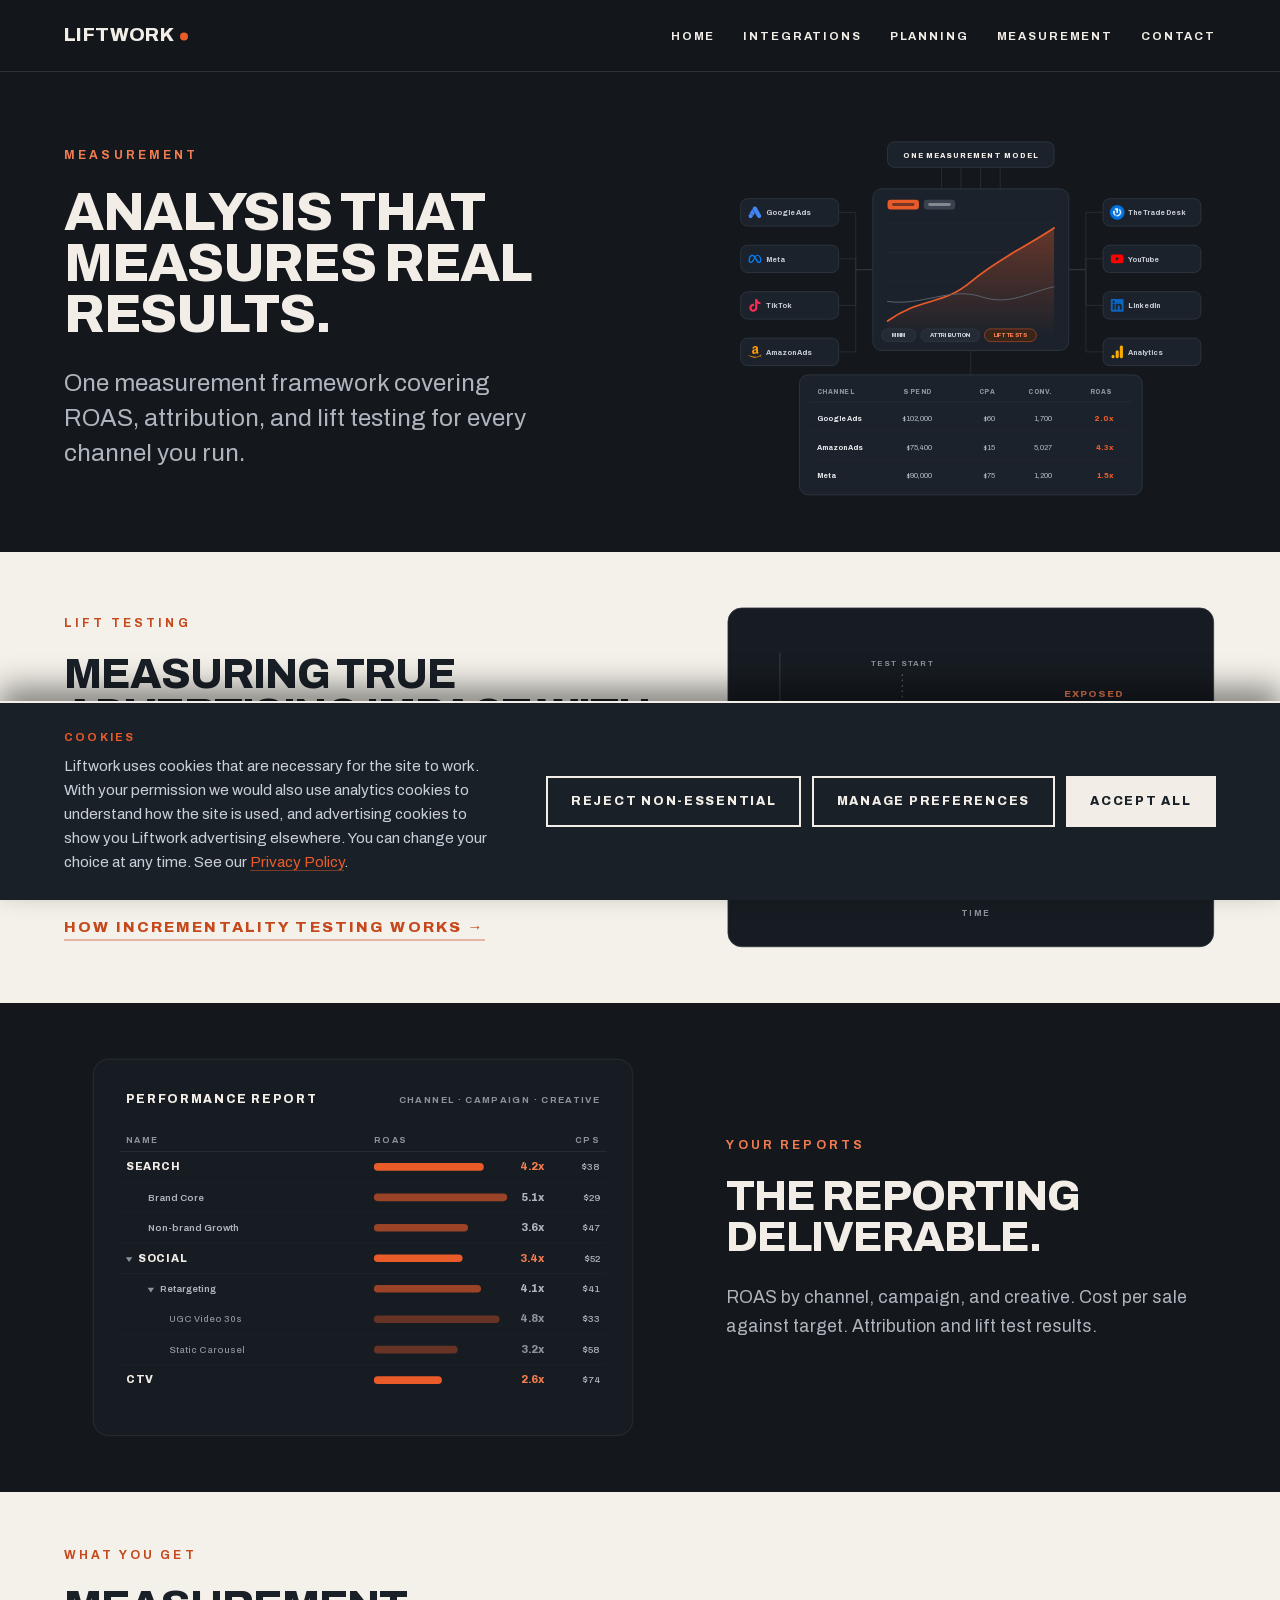
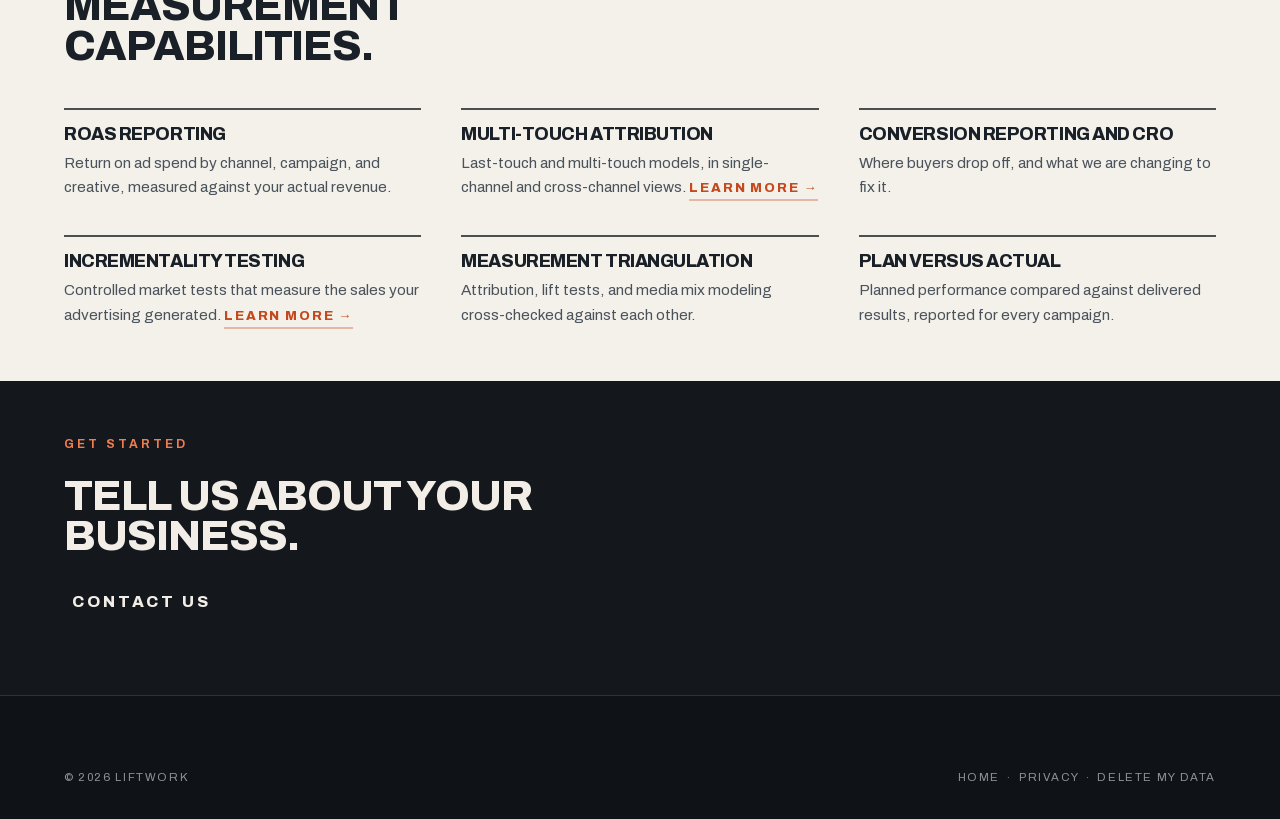
<file: measurement/index.html>
<!DOCTYPE html>
<html lang="en"><head><meta charset="utf-8">

<meta name="viewport" content="width=device-width, initial-scale=1">
<title>Measurement | Liftwork</title>
<meta name="description" content="Liftwork's reporting shows what your advertising actually caused: attribution across every channel, incrementality testing for proof, and ROAS you can trust.">
<meta name="theme-color" content="#14181D">
<link rel="icon" href="data:image/svg+xml,%3Csvg xmlns='http://www.w3.org/2000/svg' viewBox='0 0 32 32'%3E%3Ccircle cx='16' cy='16' r='10' fill='%23EA5B2A'/%3E%3Cpolygon points='16,12.5 21.5,17.5 21.5,20.3 16,15.3 10.5,20.3 10.5,17.5' fill='%2314181D'/%3E%3C/svg%3E">
<style>
@font-face{font-family:'Archivo';font-style:normal;font-weight:400 800;font-display:swap;src:url(../fonts/archivo-var.woff2) format('woff2');unicode-range:U+0000-00FF,U+0131,U+0152-0153,U+02BB-02BC,U+02C6,U+02DA,U+02DC,U+2000-206F,U+2074,U+20AC,U+2122,U+2191,U+2193,U+2212,U+2215,U+FEFF,U+FFFD}
</style>
<style>
/* ============================================================
   LIFTWORK
   visual direction: mission control.
   deep charcoal ground, one vivid orange accent, cream plates
   where the work itself is shown. flat, sharp, unadorned.
   ============================================================ */

:root{
  --bg:#14181D;
  --bg-2:#1A2028;
  --bg-3:#20262F;
  --line:#2B323C;
  --text:#F2EEE7;
  --text-mid:#AEB5BE;
  --text-dim:#8B929B;
  --orange:#EA5B2A;
  --orange-light:#F07C4F;
  --plate:#F4F1EA;
  --shadow:rgba(0,0,0,.35);

  --display:'Archivo','Helvetica Neue',Helvetica,Arial,sans-serif;
  --gutter:clamp(1.25rem,5vw,4.5rem);
  --head-h:4.5rem;
}

*,*::before,*::after{box-sizing:border-box}
html{-webkit-text-size-adjust:100%;scroll-behavior:smooth}

body{
  margin:0;
  background:var(--bg);
  color:var(--text);
  font-family:var(--display);
  font-size:clamp(1rem,.96rem + .18vw,1.1rem);
  line-height:1.6;
  -webkit-font-smoothing:antialiased;
  overflow-x:hidden;
}

::selection{background:var(--orange);color:#fff}

.wrap{max-width:1280px;margin:0 auto;padding-inline:var(--gutter)}

/* ---------- type ---------- */

h1,h2,h3{margin:0;font-weight:800;line-height:.95;letter-spacing:-.025em;text-transform:uppercase}
.display-xl{font-size:clamp(1.9rem,.45rem + 2.45vw,2.8rem);line-height:1.07}
.display-l {font-size:clamp(1.9rem,1.05rem + 2.9vw,3.7rem)}
.display-m {font-size:clamp(1.55rem,1.05rem + 2vw,2.7rem)}

.kicker{
  display:block;
  font-size:clamp(.7rem,.66rem + .12vw,.78rem);
  font-weight:700;letter-spacing:.26em;text-transform:uppercase;
  color:var(--orange-light);
}
.hero .kicker{
  font-size:clamp(.88rem,.78rem + .3vw,1.1rem);
  font-weight:800;letter-spacing:.23em;
  margin-bottom:1.9rem;
}
.lede{font-size:clamp(1.15rem,1.02rem + .62vw,1.6rem);line-height:1.45;max-width:38ch;color:var(--text-mid)}
.body{max-width:60ch;color:var(--text-mid);line-height:1.65}

/* ---------- masthead ---------- */

.masthead{
  position:sticky;top:0;z-index:50;
  background:rgba(20,24,29,.94);
  backdrop-filter:blur(8px);
  border-bottom:1px solid var(--line);
  height:var(--head-h);
  display:flex;align-items:center;
}
.masthead .wrap{display:flex;align-items:center;justify-content:space-between;gap:1.5rem;width:100%}
.wordmark{font-weight:800;font-size:1.2rem;letter-spacing:.02em;text-transform:uppercase;text-decoration:none;color:var(--text);display:inline-flex;align-items:baseline}
.wordmark::after{content:"";width:.42em;height:.42em;border-radius:50%;background:var(--orange);margin-left:.3em;transform:translateY(-.02em)}
.masthead nav ul{display:flex;gap:clamp(.9rem,2.2vw,2.1rem);list-style:none;margin:0;padding:0}
.masthead nav a{
  font-size:.72rem;font-weight:700;letter-spacing:.16em;text-transform:uppercase;
  color:var(--text);text-decoration:none;
  border-bottom:2px solid transparent;padding-bottom:2px;
}
.masthead nav a:hover,.masthead nav a:focus-visible{border-bottom-color:var(--orange);color:var(--orange-light)}
.nav-check{position:absolute;width:1px;height:1px;margin:-1px;padding:0;overflow:hidden;clip:rect(0 0 0 0);clip-path:inset(50%);white-space:nowrap;border:0}
.nav-check:focus-visible ~ .nav-toggle{outline:2px solid var(--orange);outline-offset:4px}
.nav-toggle{
  display:none;
  background:none;border:0;cursor:pointer;padding:.55rem .35rem;
  margin-right:-.35rem;
}
.nav-toggle span{
  display:block;width:24px;height:2.5px;background:var(--text);
  margin:5px 0;transition:transform .18s ease, opacity .18s ease;
}
.nav-check:checked ~ .nav-toggle span:nth-child(1){transform:translateY(7.5px) rotate(45deg)}
.nav-check:checked ~ .nav-toggle span:nth-child(2){opacity:0}
.nav-check:checked ~ .nav-toggle span:nth-child(3){transform:translateY(-7.5px) rotate(-45deg)}

@media (max-width:680px){
  .nav-toggle{display:block}
  .masthead nav{
    position:absolute;top:var(--head-h);left:0;right:0;
    background:var(--bg);border-bottom:1px solid var(--line);
    display:none;
  }
  .nav-check:checked ~ nav{display:block}
  .masthead nav ul{
    flex-direction:column;gap:0;
    padding:0 var(--gutter);
  }
  .masthead nav li{border-top:1px solid var(--line)}
  .masthead nav a{
    display:block;padding:1.05rem 0;border-bottom:0;font-size:.8rem;
  }
}

/* ---------- sections ---------- */

.poster{padding-block:clamp(4rem,10vh,8rem)}
.poster--tight{padding-block:clamp(3rem,6vh,5rem)}
section[id]{scroll-margin-top:var(--head-h)}
.panel-dark{background:var(--plate);color:#1A2028}
.panel-dark .body{color:#4A525C}
.panel-dark .kicker{color:#C6491D}
.panel-dark .act{color:#1A2028}
.panel-dark .act:hover,.panel-dark .act:focus-visible{color:var(--orange)}
.panel-dark .step p{color:#4A525C}
.panel-dark .steps{border-top-color:rgba(20,24,29,.25)}
.panel-dark .steps > li{border-bottom-color:rgba(20,24,29,.25)}
.panel-dark .step-mark img{border:1px solid rgba(20,24,29,.12)}
.panel-dark .services li{border-top-color:rgba(20,24,29,.18)}
.panel-dark .panel-ui{border-color:rgba(20,24,29,.25)}

/* ---------- hero: fills the screen, and nothing below it shows ---------- */

.hero{
  max-width:1400px;
  min-height:calc(100svh - var(--head-h));
  display:grid;align-content:center;
  gap:clamp(2rem,4vw,2.4rem) clamp(2rem,4vw,4rem);
  grid-template-columns:1fr;
  grid-template-areas:"copy" "plate" "act";
  padding-block:clamp(2rem,4vh,3.5rem);
}
.hero-copy{grid-area:copy}
.hero > .plate{grid-area:plate;align-self:center}
.hero > .actions{grid-area:act;margin-top:0}
@media (min-width:940px){
  .hero{grid-template-columns:minmax(0,1.02fr) minmax(0,.98fr);grid-template-areas:"copy plate" "act plate";align-content:center}
  .hero-copy{align-self:end}
  .hero > .actions{align-self:start}
}
.hero h1{margin-block:0 1.8rem;max-width:15ch}
@media (min-width:940px){.hero h1{max-width:none}}
.br-lg{display:none}
@media (min-width:1150px){.br-lg{display:block}}

/* ---------- buttons: a printed slab and a marked link. no outlined boxes. ---------- */

.actions{display:flex;flex-wrap:wrap;align-items:center;gap:clamp(1.6rem,4vw,3rem);margin-top:clamp(2rem,4vw,2.8rem)}

/* actions: no boxes. a ring is drawn around the label on hover. */
.act{
  position:relative;z-index:0;display:inline-block;
  font:inherit;font-weight:800;font-size:1rem;letter-spacing:.18em;text-transform:uppercase;
  color:var(--text);background:none;border:0;cursor:pointer;text-decoration:none;
  padding:.55rem .5rem;
}
.act{transition:color .16s ease}
.act:hover,.act:focus-visible{color:var(--orange-light)}
.act--quiet{color:var(--text-dim);font-weight:700}
.act--quiet:hover,.act--quiet:focus-visible{color:var(--orange-light)}

/* ---------- plates ---------- */

.plate{width:100%;display:flex;justify-content:center}
.plate svg,.plate img{display:block;width:100%;height:auto}
.hero .plate img{max-height:min(88svh,900px);width:auto;max-width:100%}
@media (min-width:940px){.hero .plate img{width:150%;max-width:none;max-height:none;margin:-13% -25%}}
.hero .plate .hero-net{width:100%;max-width:min(92svh,820px);height:auto}
@media (min-width:940px){.hero .plate .hero-net{width:142%;max-width:none;margin:-13% -19%}}
.net-rings circle{fill:none;stroke:#20272F;stroke-width:1}
.net-lines line{stroke:#2C343F;stroke-width:1}
.net-nodes circle{fill:#1C222B;stroke:#39424E;stroke-width:1.25}
.net-nodes path,.net-nodes text,.net-nodes rect{fill:#C3CAD3;transition:fill .25s ease}
.net-nodes .node circle{transition:stroke .25s ease}
.net-nodes .node:hover circle{stroke:#5A6572}
.n-googleads:hover path{fill:#4285F4}
.n-meta:hover path{fill:#0081FB}
.n-amazon:hover path{fill:#FF9900}
.n-tiktok:hover path{fill:#FE2C55}
.n-instagram:hover path{fill:#E4405F}
.n-youtube:hover path{fill:#FF0000}
.n-linkedin:hover path{fill:#0A66C2}
.n-pinterest:hover path{fill:#E60023}
.n-openai:hover path{fill:#10A37F}
.n-googleanalytics:hover path{fill:#F9AB00}
.n-snapchat:hover path{fill:#FFFC00}
.n-reddit:hover path{fill:#FF4500}
.n-microsoft:hover rect:nth-of-type(1){fill:#F25022}
.n-microsoft:hover rect:nth-of-type(2){fill:#7FBA00}
.n-microsoft:hover rect:nth-of-type(3){fill:#00A4EF}
.n-microsoft:hover rect:nth-of-type(4){fill:#FFB900}
.n-ttd .img-color{opacity:0;transition:opacity .25s ease}
.n-ttd:hover .img-color{opacity:1}
.n-ttd .img-grey{transition:opacity .25s ease}
.n-ttd:hover .img-grey{opacity:0}
.pulse{fill:var(--orange);opacity:0;animation:net-pulse 6s cubic-bezier(.5,.05,.55,.95) infinite;animation-delay:var(--d)}
@keyframes net-pulse{
  0%{transform:translate(var(--x0),var(--y0));opacity:0}
  8%{opacity:.95}
  46%{transform:translate(500px,500px);opacity:.95}
  54%{transform:translate(500px,500px);opacity:0}
  100%{transform:translate(500px,500px);opacity:0}
}
.net-halo{animation:net-breathe 5.5s ease-in-out infinite alternate;transform-origin:500px 500px}
@keyframes net-breathe{from{opacity:.75;transform:scale(1)}to{opacity:1;transform:scale(1.08)}}
.hero-bleed{overflow:clip}
.raking{transform-origin:20% 88%;animation:rake 36s ease-in-out infinite alternate}
@keyframes rake{
  from{transform:skewX(-2deg) scaleX(1)}
  to  {transform:skewX(-13deg) scaleX(1.16)}
}

/* ---------- split ---------- */

.split{display:grid;gap:clamp(2.4rem,5vw,4.5rem);grid-template-columns:1fr;align-items:center}
@media (min-width:940px){.split{grid-template-columns:1.1fr .9fr}}
.split .plate img{max-width:34rem;margin-inline:auto}
.radar-wrap{position:relative;max-width:34rem;margin-inline:auto;background:var(--plate);border:1px solid var(--line);padding:clamp(1.2rem,2.5vw,2rem)}
.radar-key{
  position:absolute;top:1rem;right:1.2rem;
  display:flex;flex-direction:column;gap:.3rem;
}
.radar-key span{
  display:flex;align-items:center;gap:.45rem;
  font-size:.66rem;font-weight:700;letter-spacing:.14em;text-transform:uppercase;color:#4A5560;
}
.radar-key i{width:.62rem;height:.62rem;display:inline-block}
@media (min-width:940px){.split--flip > div:first-child{order:2}.split--flip .plate{order:1}}

/* ---------- steps ---------- */

.steps{list-style:none;margin:2.6rem 0 0;padding:0;display:grid;gap:clamp(1rem,1.6vw,1.4rem);grid-template-columns:1fr}
@media (min-width:860px){.steps{grid-template-columns:1fr 1fr}}
.steps > li{border:1px solid rgba(20,24,29,.18);background:#FBF9F4;padding:1.5rem 1.4rem 1.6rem}
.step-head{display:flex;align-items:center;justify-content:space-between;gap:1rem;margin-bottom:.85rem}
.step-title{display:flex;align-items:baseline;gap:.9rem}
.step-num{font-weight:800;font-size:.78rem;letter-spacing:.2em;color:#C6491D}
.step-head h3{font-size:clamp(1.3rem,1rem + 1vw,1.7rem)}
.step-head img{width:3.4rem;height:3.4rem;display:block;border:1px solid rgba(20,24,29,.12)}
.steps p{margin:0;color:#4A525C;line-height:1.6;font-size:.98rem}
.step-spec{margin-top:2.1rem;padding-top:.95rem;border-top:1px solid rgba(20,24,29,.14);font-size:.73rem;font-weight:700;letter-spacing:.09em;text-transform:uppercase;color:#A08469;line-height:2.1}
.step-spec .sep{color:var(--orange);font-size:1.15em;padding:0 .28em;vertical-align:-.05em}

/* ---------- agents ---------- */

.agents{
  list-style:none;margin:2.8rem 0 0;padding:0;
  display:grid;gap:clamp(1.2rem,2vw,1.6rem);grid-template-columns:1fr;
}
@media (min-width:640px){.agents{grid-template-columns:1fr 1fr}}
@media (min-width:1060px){.agents{grid-template-columns:repeat(4,1fr)}}
.agents li{
  border:1px solid var(--line);
  background:var(--bg-2);
  padding:1.5rem 1.4rem 1.7rem;
  display:flex;flex-direction:column;gap:.9rem;
}
.agents img{width:4.4rem;height:4.4rem;display:block}
.agent-num{
  font-weight:800;font-size:.78rem;letter-spacing:.2em;color:var(--orange-light);
}
.agent-name{font-weight:800;text-transform:uppercase;letter-spacing:-.01em;line-height:.95;font-size:clamp(1.35rem,1rem + 1vw,1.8rem);color:var(--text)}
.agent-what{font-size:1rem;color:var(--text-mid);line-height:1.58}

/* ---------- product panels ---------- */

.panels{display:grid;gap:clamp(1.8rem,3vw,2.6rem);grid-template-columns:1fr;margin-top:2.8rem}
@media (min-width:900px){.panels{grid-template-columns:repeat(3,1fr)}}
.panel-ui{border:1px solid var(--line);background:var(--plate)}
.panel-ui svg,.panel-ui img{display:block;width:100%;height:auto}
.panel-cap{margin-top:1.1rem}
.panel-cap h3{font-size:clamp(1.05rem,1rem + .35vw,1.3rem);margin-bottom:.45rem}
.panel-cap p{margin:0;color:var(--text-mid);font-size:1rem;line-height:1.55;max-width:34ch}

/* ---------- the row line ---------- */

.row-line{
  margin:0;font-weight:800;text-transform:uppercase;letter-spacing:-.025em;line-height:1.04;
  font-size:clamp(1.6rem,.9rem + 2.6vw,2.9rem);
}
.row-line span{display:inline-block;margin-right:.5em}
.row-line .dot{color:var(--orange);margin-right:0}
.panel-dark .row-line .dot{color:var(--orange-light)}

/* ---------- audiences ---------- */

.audiences{list-style:none;margin:2.8rem 0 0;padding:0;display:grid;gap:clamp(1.2rem,2vw,1.6rem);grid-template-columns:1fr}
@media (min-width:720px){.audiences{grid-template-columns:1fr 1fr}}
.audiences li{border:1px solid var(--line);background:var(--bg-2);padding:1.3rem 1.3rem 1.4rem;display:flex;flex-direction:column;gap:.7rem}
.audiences img{width:5.2rem;height:5.2rem;display:block}
.audiences h3{font-size:clamp(1.35rem,1rem + 1vw,1.8rem)}
.audiences p{margin:0;color:var(--text-mid);line-height:1.6;max-width:44ch}

/* ---------- funnel rail ---------- */

.svc-name{font-weight:800;text-transform:uppercase;letter-spacing:-.01em;font-size:clamp(1.1rem,1rem + .5vw,1.35rem);color:#1A2028}
.svc-name .svc-num{font-weight:800;font-size:.72rem;letter-spacing:.2em;color:#C6491D;margin-right:.7rem;vertical-align:.15em}
.funnel{margin-top:2.6rem}
.funnel-head{display:none}
.funnel-rows{list-style:none;margin:0;padding:0;border-top:1px solid rgba(20,24,29,.25)}
.funnel-rows li{display:grid;grid-template-columns:1fr;gap:.9rem 2.5rem;padding:1.4rem 0;border-bottom:1px solid rgba(20,24,29,.25)}
.chips{display:flex;flex-wrap:wrap;gap:.5rem 1.15rem;margin-top:.75rem}
.chips span{position:relative;font-size:.7rem;font-weight:700;letter-spacing:.08em;text-transform:uppercase;color:#4A525C;cursor:default;transition:color .18s ease;padding-bottom:3px}
.chips span::after{content:"";position:absolute;left:0;bottom:0;width:100%;height:2px;background:var(--orange);transform:scaleX(0);transform-origin:left;transition:transform .22s ease}
.chips span:hover{color:#14181D}
.chips span:hover::after{transform:scaleX(1)}
.track{display:none}
@media (min-width:900px){
  .funnel-head{display:grid;grid-template-columns:minmax(0,2.1fr) repeat(3,1fr);gap:0 2.5rem;padding-bottom:.7rem}
  .funnel-head span{font-size:.66rem;font-weight:800;letter-spacing:.2em;text-transform:uppercase;color:#7A828C;text-align:center}
  .funnel-head span:first-child{text-align:left}
  .funnel-rows li{grid-template-columns:minmax(0,2.1fr) 3fr;align-items:center}
  .track{display:grid;grid-template-columns:repeat(3,1fr);align-self:stretch;align-items:center;position:relative;min-height:3rem}
  .track::before{content:"";position:absolute;inset:0;background:repeating-linear-gradient(to right,rgba(20,24,29,.14) 0,rgba(20,24,29,.14) 1px,transparent 1px,transparent 33.333%);}
  .track::after{content:"";position:absolute;top:0;bottom:0;right:0;width:1px;background:rgba(20,24,29,.14)}
  .track i{grid-row:1;height:8px;background:var(--orange);border-radius:4px;margin-inline:.5rem}
  .track i.cover-outline{background:transparent;border:2px dashed var(--orange);height:12px;border-radius:6px}
}
.text-link{font-weight:800;font-size:.95rem;letter-spacing:.14em;text-transform:uppercase;text-decoration:none;color:#C6491D;border-bottom:2px solid rgba(198,73,29,.35);padding-bottom:.25rem;transition:border-color .16s ease}
.text-link:hover,.text-link:focus-visible{border-bottom-color:#C6491D}

/* ---------- audience detail points ---------- */

.aud-points{list-style:none;margin:.3rem 0 0;padding:0;display:grid;gap:.35rem}
.aud-points li{position:relative;padding-left:1.15rem;color:var(--text-mid);font-size:.95rem;line-height:1.5}
.aud-points li::before{content:"";position:absolute;left:0;top:.62em;width:.55rem;height:2px;background:var(--orange)}

/* ---------- service pillars ---------- */

.pillar{margin-top:clamp(3rem,6vw,4.5rem)}
.pillar-head{display:flex;align-items:baseline;gap:1rem;flex-wrap:wrap}
.pillar-head h3{font-size:clamp(1.5rem,1.1rem + 1.6vw,2.3rem)}
.pillar-head .pillar-num{font-weight:800;font-size:.78rem;letter-spacing:.2em;color:#C6491D}
.pillar > p{margin:.8rem 0 0;max-width:56ch;color:#4A525C;line-height:1.6}
.tactics{list-style:none;margin:1.8rem 0 0;padding:0;display:grid;gap:clamp(1rem,1.6vw,1.4rem);grid-template-columns:1fr}
@media (min-width:640px){.tactics{grid-template-columns:1fr 1fr}}
@media (min-width:1060px){.tactics{grid-template-columns:repeat(3,1fr)}}
.tactics li{
  background:#FBF9F4;border:1px solid rgba(20,24,29,.16);
  padding:1.4rem 1.3rem 1.5rem;display:flex;flex-direction:column;gap:.7rem;
}
.tactic-tag{font-weight:800;font-size:.7rem;letter-spacing:.2em;text-transform:uppercase;color:#C6491D}
.tactic-name{font-weight:800;text-transform:uppercase;letter-spacing:-.01em;line-height:1.05;font-size:clamp(1.1rem,1rem + .5vw,1.35rem);color:#1A2028}
.tactic-what{font-size:.95rem;color:#4A525C;line-height:1.55}

/* cream contact form */
.panel-dark label{color:#5A626C}
.panel-dark input,.panel-dark textarea{color:#1A2028;border-bottom-color:rgba(20,24,29,.35)}
.panel-dark input:focus,.panel-dark textarea:focus{border-bottom-color:var(--orange)}
.panel-dark .form-note{color:#5A626C}
.panel-dark .form-note.err{color:#C6491D}
.panel-dark .form-note.ok{color:#1A2028}

/* ---------- contact ---------- */

form{max-width:44rem;margin-top:2.4rem}
.fields{display:grid;gap:1.6rem;grid-template-columns:1fr}
@media (min-width:640px){.fields--2{grid-template-columns:1fr 1fr}}
label{display:block;font-size:.7rem;font-weight:700;letter-spacing:.18em;text-transform:uppercase;color:var(--text-dim);margin-bottom:.5rem}
input,textarea{
  width:100%;font-family:var(--display);font-size:1.05rem;color:var(--text);
  background:transparent;border:0;border-bottom:2px solid var(--line);padding:.65rem 0;border-radius:0;
}
textarea{min-height:6.5rem;resize:vertical}
input:focus,textarea:focus{outline:0;border-bottom-color:var(--orange)}

/* ---------- footer ---------- */

footer{background:#0F1317;color:var(--text);border-top:1px solid var(--line);padding-block:clamp(3rem,7vw,4.5rem) 2rem}
.foot-grid{display:grid;gap:2.4rem;grid-template-columns:1fr}
@media (min-width:680px){.foot-grid{grid-template-columns:1fr 1.5fr 1fr}}
.foot-col .foot-h{margin:0 0 1.1rem;font-size:.7rem;font-weight:700;letter-spacing:.2em;text-transform:uppercase;color:var(--orange-light)}
.foot-col ul{list-style:none;margin:0;padding:0;display:grid;gap:.55rem}
.foot-col li,.foot-col a{font-size:.97rem;color:var(--text-mid);text-decoration:none}
.foot-col a:hover,.foot-col a:focus-visible{color:#fff}
.colophon{
  margin-top:clamp(2.4rem,6vw,3.6rem);padding-top:1.4rem;
  border-top:1px solid var(--line);
  display:flex;justify-content:space-between;gap:1rem;flex-wrap:wrap;
  font-size:.72rem;letter-spacing:.14em;text-transform:uppercase;color:var(--text-dim);
}

/* ---------- a11y ---------- */

:focus-visible{outline:3px solid var(--orange);outline-offset:4px}
.panel-dark :focus-visible{outline-color:var(--orange-light)}
.skip{position:absolute;left:-9999px;background:var(--orange);color:#fff;padding:.9rem 1.3rem;font-weight:700;letter-spacing:.14em;text-transform:uppercase;font-size:.76rem;z-index:100}
.skip:focus{left:1rem;top:1rem}

@media (prefers-reduced-motion:reduce){
  html{scroll-behavior:auto}
  *,*::before,*::after{animation:none !important;transition:none !important}
}

.hp-field{position:absolute;left:-9999px;width:1px;height:1px;overflow:hidden}
.form-note{margin-top:1.4rem;font-size:.95rem;line-height:1.5;min-height:1.4em;color:var(--text-dim)}
.form-note.err{color:var(--orange-light);font-weight:700}
.form-note.ok{color:var(--text);font-weight:700}
.act[disabled]{opacity:.55;cursor:wait}
</style>
<style>
.faq{max-width:52rem;margin-top:2.4rem}
.faq details{border-top:1px solid rgba(20,24,29,.22);padding:1.1rem 0}
.faq details:last-child{border-bottom:1px solid rgba(20,24,29,.22)}
.faq summary{cursor:pointer;font-weight:800;text-transform:uppercase;letter-spacing:-.01em;font-size:1.05rem;color:#1A2028;list-style:none;display:flex;justify-content:space-between;align-items:center;gap:1rem}
.faq summary::after{content:"+";color:var(--orange);font-weight:800;font-size:1.3rem}
.faq details[open] summary::after{content:"\2212"}
.faq p{margin:.8rem 0 0;color:#4A525C;line-height:1.65;max-width:60ch}
.page-hero{padding-block:clamp(3rem,7vh,5rem) clamp(2.5rem,5vh,3.5rem)}
.lift-chart{width:100%;max-width:34rem;height:auto}
.roas-report{width:100%;max-width:34rem;height:auto}
.lift-chart .lc-ln{stroke-dasharray:1;stroke-dashoffset:1;animation:lc-draw 1.5s cubic-bezier(.4,0,.2,1) forwards}
.lift-chart .lc-ln2{animation-delay:.2s}
.lift-chart .lc-fade{opacity:0;animation:lc-fade .8s ease-out 1.4s forwards}
@keyframes lc-draw{to{stroke-dashoffset:0}}
@keyframes lc-fade{to{opacity:1}}
@media (prefers-reduced-motion:reduce){.lift-chart .lc-ln{animation:none;stroke-dashoffset:0}.lift-chart .lc-fade{animation:none;opacity:1}}
</style>
<style>.umm{width:100%;max-width:34rem;height:auto}
.benefits{display:grid;gap:2.2rem 2.5rem;grid-template-columns:1fr;margin-top:2.6rem}
@media (min-width:720px){.benefits{grid-template-columns:1fr 1fr}}
@media (min-width:1060px){.benefits{grid-template-columns:repeat(3,1fr)}}
.benefit{border-top:2px solid rgba(20,24,29,.75);padding-top:1rem}
.benefit h3{font-size:1.12rem;margin-bottom:.5rem}
.benefit p{margin:0;color:#4A525C;line-height:1.6;font-size:.96rem}</style>
  <link rel="stylesheet" href="../consent.css">
</head>
<body>

<a class="skip" href="#main">Skip to content</a>

<header class="masthead">
  <div class="wrap">
    <a class="wordmark" href="../index.html">Liftwork</a>
    <input type="checkbox" id="nav-check" class="nav-check" aria-label="Menu">
    <label for="nav-check" class="nav-toggle" aria-hidden="true">
      <span></span><span></span><span></span>
    </label>
    <nav id="site-nav" aria-label="Primary">
      <ul>
        <li><a href="../index.html">Home</a></li>
        <li><a href="../integrations/index.html">Integrations</a></li>
        <li><a href="../planning/index.html">Planning</a></li>
        <li><a href="../measurement/index.html">Measurement</a></li>
        <li><a href="../index.html#contact">Contact</a></li>
      </ul>
    </nav>
  </div>
</header>

<main id="main">

  <section class="wrap page-hero">
    <div class="split">
      <div>
        <span class="kicker">Measurement</span>
        <h1 class="display-l" style="margin-block:1.3rem 1.6rem;max-width:20ch">Analysis that measures real results.</h1>
        <p class="lede">One measurement framework covering ROAS, attribution, and lift testing for every channel you run.</p>
      </div>
      <div class="plate">
        <svg class="umm" viewBox="0 0 1000 760" xmlns="http://www.w3.org/2000/svg" role="img" aria-label="Advertising and analytics platforms feeding one unified measurement model, producing a channel table with spend, CPA, conversions, and ROAS.">
          <rect x="330" y="14" width="340" height="52" rx="14" fill="#1C222B" stroke="#39424E" stroke-width="1.25"/>
          <text x="500" y="46" font-family="Archivo,Helvetica,Arial,sans-serif" font-size="15" font-weight="800" letter-spacing="2" fill="#F2EEE7" text-anchor="middle">ONE MEASUREMENT MODEL</text>
          <g stroke="#2C343F" stroke-width="1.5" fill="none">
            <line x1="440" y1="66" x2="440" y2="110"/><line x1="480" y1="66" x2="480" y2="110"/>
            <line x1="520" y1="66" x2="520" y2="110"/><line x1="560" y1="66" x2="560" y2="110"/>
            <path d="M 230 158 H 265 V 275 H 300" fill="none"/><path d="M 230 253 H 265 V 275 H 300" fill="none"/><path d="M 230 348 H 265 V 275 H 300" fill="none"/><path d="M 230 443 H 265 V 275 H 300" fill="none"/><path d="M 770 158 H 735 V 275 H 700" fill="none"/><path d="M 770 253 H 735 V 275 H 700" fill="none"/><path d="M 770 348 H 735 V 275 H 700" fill="none"/><path d="M 770 443 H 735 V 275 H 700" fill="none"/>
            <line x1="500" y1="440" x2="500" y2="490"/>
          </g>
          <g><rect x="30" y="130" width="200" height="56" rx="14" fill="#1C222B" stroke="#39424E" stroke-width="1.25"/><g transform="translate(46,145) scale(1.0833)"><path fill="#4285F4" d="M3.9998 22.9291C1.7908 22.9291 0 21.1383 0 18.9293s1.7908-3.9998 3.9998-3.9998 3.9998 1.7908 3.9998 3.9998-1.7908 3.9998-3.9998 3.9998zm19.4643-6.0004L15.4632 3.072C14.3586 1.1587 11.9121.5028 9.9988 1.6074S7.4295 5.1585 8.5341 7.0718l8.0009 13.8567c1.1046 1.9133 3.5511 2.5679 5.4644 1.4646 1.9134-1.1046 2.568-3.5511 1.4647-5.4644zM7.5137 4.8438L1.5645 15.1484A4.5 4.5 0 0 1 4 14.4297c2.5597-.0075 4.6248 2.1585 4.4941 4.7148l3.2168-5.5723-3.6094-6.25c-.4499-.7793-.6322-1.6394-.5878-2.4784z"/></g><text x="82" y="164" font-family="Archivo,Helvetica,Arial,sans-serif" font-size="15" font-weight="700" fill="#C9CFD7">Google Ads</text><rect x="30" y="225" width="200" height="56" rx="14" fill="#1C222B" stroke="#39424E" stroke-width="1.25"/><g transform="translate(46,240) scale(1.0833)"><path fill="#0081FB" d="M6.915 4.03c-1.968 0-3.683 1.28-4.871 3.113C.704 9.208 0 11.883 0 14.449c0 .706.07 1.369.21 1.973a6.624 6.624 0 0 0 .265.86 5.297 5.297 0 0 0 .371.761c.696 1.159 1.818 1.927 3.593 1.927 1.497 0 2.633-.671 3.965-2.444.76-1.012 1.144-1.626 2.663-4.32l.756-1.339.186-.325c.061.1.121.196.183.3l2.152 3.595c.724 1.21 1.665 2.556 2.47 3.314 1.046.987 1.992 1.22 3.06 1.22 1.075 0 1.876-.355 2.455-.843a3.743 3.743 0 0 0 .81-.973c.542-.939.861-2.127.861-3.745 0-2.72-.681-5.357-2.084-7.45-1.282-1.912-2.957-2.93-4.716-2.93-1.047 0-2.088.467-3.053 1.308-.652.57-1.257 1.29-1.82 2.05-.69-.875-1.335-1.547-1.958-2.056-1.182-.966-2.315-1.303-3.454-1.303zm10.16 2.053c1.147 0 2.188.758 2.992 1.999 1.132 1.748 1.647 4.195 1.647 6.4 0 1.548-.368 2.9-1.839 2.9-.58 0-1.027-.23-1.664-1.004-.496-.601-1.343-1.878-2.832-4.358l-.617-1.028a44.908 44.908 0 0 0-1.255-1.98c.07-.109.141-.224.211-.327 1.12-1.667 2.118-2.602 3.358-2.602zm-10.201.553c1.265 0 2.058.791 2.675 1.446.307.327.737.871 1.234 1.579l-1.02 1.566c-.757 1.163-1.882 3.017-2.837 4.338-1.191 1.649-1.81 1.817-2.486 1.817-.524 0-1.038-.237-1.383-.794-.263-.426-.464-1.13-.464-2.046 0-2.221.63-4.535 1.66-6.088.454-.687.964-1.226 1.533-1.533a2.264 2.264 0 0 1 1.088-.285z"/></g><text x="82" y="259" font-family="Archivo,Helvetica,Arial,sans-serif" font-size="15" font-weight="700" fill="#C9CFD7">Meta</text><rect x="30" y="320" width="200" height="56" rx="14" fill="#1C222B" stroke="#39424E" stroke-width="1.25"/><g transform="translate(46,335) scale(1.0833)"><path fill="#FE2C55" d="M12.525.02c1.31-.02 2.61-.01 3.91-.02.08 1.53.63 3.09 1.75 4.17 1.12 1.11 2.7 1.62 4.24 1.79v4.03c-1.44-.05-2.89-.35-4.2-.97-.57-.26-1.1-.59-1.62-.93-.01 2.92.01 5.84-.02 8.75-.08 1.4-.54 2.79-1.35 3.94-1.31 1.92-3.58 3.17-5.91 3.21-1.43.08-2.86-.31-4.08-1.03-2.02-1.19-3.44-3.37-3.65-5.71-.02-.5-.03-1-.01-1.49.18-1.9 1.12-3.72 2.58-4.96 1.66-1.44 3.98-2.13 6.15-1.72.02 1.48-.04 2.96-.04 4.44-.99-.32-2.15-.23-3.02.37-.63.41-1.11 1.04-1.36 1.75-.21.51-.15 1.07-.14 1.61.24 1.64 1.82 3.02 3.5 2.87 1.12-.01 2.19-.66 2.77-1.61.19-.33.4-.67.41-1.06.1-1.79.06-3.57.07-5.36.01-4.03-.01-8.05.02-12.07z"/></g><text x="82" y="354" font-family="Archivo,Helvetica,Arial,sans-serif" font-size="15" font-weight="700" fill="#C9CFD7">TikTok</text><rect x="30" y="415" width="200" height="56" rx="14" fill="#1C222B" stroke="#39424E" stroke-width="1.25"/><g transform="translate(46,430) scale(1.0833)"><path fill="#FF9900" d="M.045 18.02c.072-.116.187-.124.348-.022 3.636 2.11 7.594 3.166 11.87 3.166 2.852 0 5.668-.533 8.447-1.595l.315-.14c.138-.06.234-.1.293-.13.226-.088.39-.046.525.13.12.174.09.336-.12.48-.256.19-.6.41-1.006.654-1.244.743-2.64 1.316-4.185 1.726a17.617 17.617 0 01-10.951-.577 17.88 17.88 0 01-5.43-3.35c-.1-.074-.151-.15-.151-.22 0-.047.021-.09.051-.13zm6.565-6.218c0-1.005.247-1.863.743-2.577.495-.71 1.17-1.25 2.04-1.615.796-.335 1.756-.575 2.912-.72.39-.046 1.033-.103 1.92-.174v-.37c0-.93-.105-1.558-.3-1.875-.302-.43-.78-.65-1.44-.65h-.182c-.48.046-.896.196-1.246.46-.35.27-.575.63-.675 1.096-.06.3-.206.465-.435.51l-2.52-.315c-.248-.06-.372-.18-.372-.39 0-.046.007-.09.022-.15.247-1.29.855-2.25 1.82-2.88.976-.616 2.1-.975 3.39-1.05h.54c1.65 0 2.957.434 3.888 1.29.135.15.27.3.405.48.12.165.224.314.283.45.075.134.15.33.195.57.06.254.105.42.135.51.03.104.062.3.076.615.01.313.02.493.02.553v5.28c0 .376.06.72.165 1.036.105.313.21.54.315.674l.51.674c.09.136.136.256.136.36 0 .12-.06.226-.18.314-1.2 1.05-1.86 1.62-1.963 1.71-.165.135-.375.15-.63.045a6.062 6.062 0 01-.526-.496l-.31-.347a9.391 9.391 0 01-.317-.42l-.3-.435c-.81.886-1.603 1.44-2.4 1.665-.494.15-1.093.227-1.83.227-1.11 0-2.04-.343-2.76-1.034-.72-.69-1.08-1.665-1.08-2.94l-.05-.076zm3.753-.438c0 .566.14 1.02.425 1.364.285.34.675.512 1.155.512.045 0 .106-.007.195-.02.09-.016.134-.023.166-.023.614-.16 1.08-.553 1.424-1.178.165-.28.285-.58.36-.91.09-.32.12-.59.135-.8.015-.195.015-.54.015-1.005v-.54c-.84 0-1.484.06-1.92.18-1.275.36-1.92 1.17-1.92 2.43l-.035-.02zm9.162 7.027c.03-.06.075-.11.132-.17.362-.243.714-.41 1.05-.5a8.094 8.094 0 011.612-.24c.14-.012.28 0 .41.03.65.06 1.05.168 1.172.33.063.09.099.228.099.39v.15c0 .51-.149 1.11-.424 1.8-.278.69-.664 1.248-1.156 1.68-.073.06-.14.09-.197.09-.03 0-.06 0-.09-.012-.09-.044-.107-.12-.064-.24.54-1.26.806-2.143.806-2.64 0-.15-.03-.27-.087-.344-.145-.166-.55-.257-1.224-.257-.243 0-.533.016-.87.046-.363.045-.7.09-1 .135-.09 0-.148-.014-.18-.044-.03-.03-.036-.047-.02-.077 0-.017.006-.03.02-.063v-.06z"/></g><text x="82" y="449" font-family="Archivo,Helvetica,Arial,sans-serif" font-size="15" font-weight="700" fill="#C9CFD7">Amazon Ads</text><rect x="770" y="130" width="200" height="56" rx="14" fill="#1C222B" stroke="#39424E" stroke-width="1.25"/><image x="784" y="143" width="30" height="30" href="[data-uri]"/><text x="822" y="164" font-family="Archivo,Helvetica,Arial,sans-serif" font-size="15" font-weight="700" fill="#C9CFD7">The Trade Desk</text><rect x="770" y="225" width="200" height="56" rx="14" fill="#1C222B" stroke="#39424E" stroke-width="1.25"/><g transform="translate(786,240) scale(1.0833)"><path fill="#FF0000" d="M23.498 6.186a3.016 3.016 0 0 0-2.122-2.136C19.505 3.545 12 3.545 12 3.545s-7.505 0-9.377.505A3.017 3.017 0 0 0 .502 6.186C0 8.07 0 12 0 12s0 3.93.502 5.814a3.016 3.016 0 0 0 2.122 2.136c1.871.505 9.376.505 9.376.505s7.505 0 9.377-.505a3.015 3.015 0 0 0 2.122-2.136C24 15.93 24 12 24 12s0-3.93-.502-5.814zM9.545 15.568V8.432L15.818 12l-6.273 3.568z"/></g><text x="822" y="259" font-family="Archivo,Helvetica,Arial,sans-serif" font-size="15" font-weight="700" fill="#C9CFD7">YouTube</text><rect x="770" y="320" width="200" height="56" rx="14" fill="#1C222B" stroke="#39424E" stroke-width="1.25"/><g transform="translate(786,335) scale(1.0833)"><path fill="#0A66C2" d="M20.447 20.452h-3.554v-5.569c0-1.328-.027-3.037-1.852-3.037-1.853 0-2.136 1.445-2.136 2.939v5.667H9.351V9h3.414v1.561h.046c.477-.9 1.637-1.85 3.37-1.85 3.601 0 4.267 2.37 4.267 5.455v6.286zM5.337 7.433c-1.144 0-2.063-.926-2.063-2.065 0-1.138.92-2.063 2.063-2.063 1.14 0 2.064.925 2.064 2.063 0 1.139-.925 2.065-2.064 2.065zm1.782 13.019H3.555V9h3.564v11.452zM22.225 0H1.771C.792 0 0 .774 0 1.729v20.542C0 23.227.792 24 1.771 24h20.451C23.2 24 24 23.227 24 22.271V1.729C24 .774 23.2 0 22.222 0h.003z"/></g><text x="822" y="354" font-family="Archivo,Helvetica,Arial,sans-serif" font-size="15" font-weight="700" fill="#C9CFD7">LinkedIn</text><rect x="770" y="415" width="200" height="56" rx="14" fill="#1C222B" stroke="#39424E" stroke-width="1.25"/><g transform="translate(786,430) scale(1.0833)"><path fill="#F9AB00" d="M22.84 2.9982v17.9987c.0086 1.6473-1.3197 2.9897-2.967 2.9984a2.9808 2.9808 0 01-.3677-.0208c-1.528-.226-2.6477-1.5558-2.6105-3.1V3.1204c-.0369-1.5458 1.0856-2.8762 2.6157-3.1 1.6361-.1915 3.1178.9796 3.3093 2.6158.014.1201.0208.241.0202.3619zM4.1326 18.0548c-1.6417 0-2.9726 1.331-2.9726 2.9726C1.16 22.6691 2.4909 24 4.1326 24s2.9726-1.3309 2.9726-2.9726-1.331-2.9726-2.9726-2.9726zm7.8728-9.0098c-.0171 0-.0342 0-.0513.0003-1.6495.0904-2.9293 1.474-2.891 3.1256v7.9846c0 2.167.9535 3.4825 2.3505 3.763 1.6118.3266 3.1832-.7152 3.5098-2.327.04-.1974.06-.3983.0593-.5998v-8.9585c.003-1.6474-1.33-2.9852-2.9773-2.9882z"/></g><text x="822" y="449" font-family="Archivo,Helvetica,Arial,sans-serif" font-size="15" font-weight="700" fill="#C9CFD7">Analytics</text></g>
          <rect x="300" y="110" width="400" height="330" rx="18" fill="#1C222B" stroke="#39424E" stroke-width="1.25"/>
          <g stroke="#252C35" stroke-width="1">
            <line x1="330" y1="180" x2="670" y2="180"/><line x1="330" y1="240" x2="670" y2="240"/>
            <line x1="330" y1="300" x2="670" y2="300"/><line x1="330" y1="360" x2="670" y2="360"/>
          </g>
          <defs><linearGradient id="ummfill" x1="0" y1="0" x2="0" y2="1">
            <stop offset="0%" stop-color="#EA5B2A" stop-opacity=".35"/><stop offset="100%" stop-color="#EA5B2A" stop-opacity="0"/>
          </linearGradient></defs>
          <path d="M 330 380 C 400 330 440 350 500 300 C 560 250 610 230 670 190 L 670 410 L 330 410 Z" fill="url(#ummfill)"/>
          <path d="M 330 380 C 400 330 440 350 500 300 C 560 250 610 230 670 190" fill="none" stroke="#EA5B2A" stroke-width="3.5" stroke-linecap="round"/>
          <path d="M 330 340 C 400 350 460 310 520 330 C 580 350 620 320 670 310" fill="none" stroke="#5A636D" stroke-width="2" stroke-linecap="round"/>
          <rect x="330" y="132" width="64" height="20" rx="6" fill="#EA5B2A"/><rect x="339" y="139" width="46" height="6" rx="3" fill="#14181D" opacity=".55"/>
          <rect x="404" y="132" width="64" height="20" rx="6" fill="#39424E"/><rect x="413" y="139" width="46" height="6" rx="3" fill="#C9CFD7" opacity=".5"/>
          <g font-family="Archivo,Helvetica,Arial,sans-serif" font-size="12" font-weight="800" text-anchor="middle">
            <rect x="318" y="396" width="70" height="26" rx="13" fill="#242B34" stroke="#39424E"/><text x="353" y="413" fill="#C9CFD7" letter-spacing="1">MMM</text>
            <rect x="398" y="396" width="120" height="26" rx="13" fill="#242B34" stroke="#39424E"/><text x="458" y="413" fill="#C9CFD7" letter-spacing="1">ATTRIBUTION</text>
            <rect x="528" y="396" width="106" height="26" rx="13" fill="#3A2519" stroke="#EA5B2A"/><text x="581" y="413" fill="#F07C4F" letter-spacing="1">LIFT TESTS</text>
          </g>
          <rect x="150" y="490" width="700" height="245" rx="18" fill="#1C222B" stroke="#39424E" stroke-width="1.25"/><text x="185" y="530" font-family="Archivo,Helvetica,Arial,sans-serif" font-size="13" font-weight="800" letter-spacing="1" fill="#8B929B" text-anchor="start">CHANNEL</text><text x="420" y="530" font-family="Archivo,Helvetica,Arial,sans-serif" font-size="13" font-weight="800" letter-spacing="1" fill="#8B929B" text-anchor="end">SPEND</text><text x="550" y="530" font-family="Archivo,Helvetica,Arial,sans-serif" font-size="13" font-weight="800" letter-spacing="1" fill="#8B929B" text-anchor="end">CPA</text><text x="665" y="530" font-family="Archivo,Helvetica,Arial,sans-serif" font-size="13" font-weight="800" letter-spacing="1" fill="#8B929B" text-anchor="end">CONV.</text><text x="790" y="530" font-family="Archivo,Helvetica,Arial,sans-serif" font-size="13" font-weight="800" letter-spacing="1" fill="#8B929B" text-anchor="end">ROAS</text><line x1="170" y1="545" x2="830" y2="545" stroke="#2B323C" stroke-width="1"/><text x="185" y="585" font-family="Archivo,Helvetica,Arial,sans-serif" font-size="15" font-weight="700" fill="#E8EBEF">Google Ads</text><text x="420" y="585" font-family="Archivo,Helvetica,Arial,sans-serif" font-size="15" fill="#AEB5BE" text-anchor="end">$102,000</text><text x="550" y="585" font-family="Archivo,Helvetica,Arial,sans-serif" font-size="15" fill="#AEB5BE" text-anchor="end">$60</text><text x="665" y="585" font-family="Archivo,Helvetica,Arial,sans-serif" font-size="15" fill="#AEB5BE" text-anchor="end">1,700</text><text x="790" y="585" font-family="Archivo,Helvetica,Arial,sans-serif" font-size="15" font-weight="800" fill="#EA5B2A" text-anchor="end">2.0x</text><line x1="170" y1="605" x2="830" y2="605" stroke="#242B34" stroke-width="1"/><text x="185" y="643" font-family="Archivo,Helvetica,Arial,sans-serif" font-size="15" font-weight="700" fill="#E8EBEF">Amazon Ads</text><text x="420" y="643" font-family="Archivo,Helvetica,Arial,sans-serif" font-size="15" fill="#AEB5BE" text-anchor="end">$75,400</text><text x="550" y="643" font-family="Archivo,Helvetica,Arial,sans-serif" font-size="15" fill="#AEB5BE" text-anchor="end">$15</text><text x="665" y="643" font-family="Archivo,Helvetica,Arial,sans-serif" font-size="15" fill="#AEB5BE" text-anchor="end">5,027</text><text x="790" y="643" font-family="Archivo,Helvetica,Arial,sans-serif" font-size="15" font-weight="800" fill="#EA5B2A" text-anchor="end">4.3x</text><line x1="170" y1="663" x2="830" y2="663" stroke="#242B34" stroke-width="1"/><text x="185" y="701" font-family="Archivo,Helvetica,Arial,sans-serif" font-size="15" font-weight="700" fill="#E8EBEF">Meta</text><text x="420" y="701" font-family="Archivo,Helvetica,Arial,sans-serif" font-size="15" fill="#AEB5BE" text-anchor="end">$90,000</text><text x="550" y="701" font-family="Archivo,Helvetica,Arial,sans-serif" font-size="15" fill="#AEB5BE" text-anchor="end">$75</text><text x="665" y="701" font-family="Archivo,Helvetica,Arial,sans-serif" font-size="15" fill="#AEB5BE" text-anchor="end">1,200</text><text x="790" y="701" font-family="Archivo,Helvetica,Arial,sans-serif" font-size="15" font-weight="800" fill="#EA5B2A" text-anchor="end">1.5x</text>
        </svg>
      </div>
    </div>
  </section>


  <section class="panel-dark poster--tight">
    <div class="wrap">
    <div class="split">
      <div>
        <span class="kicker">Lift testing</span>
        <h2 class="display-m" style="margin-block:1.3rem 1.6rem;max-width:22ch">Measuring true advertising impact with lift reporting.</h2>
        <p class="body">A controlled experiment: ads run in one set of matched markets and pause in another, and the difference in sales is the measured impact of your advertising.</p>
        <p style="margin:1.6rem 0 0"><a class="text-link" href="../incrementality-testing/index.html">How incrementality testing works&nbsp;&rarr;</a></p>
      </div>
      <div class="plate">
        <svg class="lift-chart" viewBox="0 0 1000 700" xmlns="http://www.w3.org/2000/svg" role="img" aria-label="A lift test chart: exposed and control markets track together until the test starts, then the exposed line rises above control, with the shaded gap marked as lift.">
<defs>
<linearGradient id="liftfill" x1="0" y1="0" x2="0" y2="1">
<stop offset="0" stop-color="#EA5B2A" stop-opacity=".34"/>
<stop offset="1" stop-color="#EA5B2A" stop-opacity="0"/>
</linearGradient>
<filter id="liftglow" x="-40%" y="-40%" width="180%" height="180%">
<feGaussianBlur stdDeviation="7" result="b"/>
<feMerge><feMergeNode in="b"/><feMergeNode in="SourceGraphic"/></feMerge>
</filter>
</defs>
<rect x="4" y="4" width="992" height="692" rx="28" fill="#171C22" stroke="#2B323C" stroke-width="1.5"/>
<g stroke="#1F262F" stroke-width="1"><line x1="110" y1="200" x2="910" y2="200"/><line x1="110" y1="325" x2="910" y2="325"/><line x1="110" y1="450" x2="910" y2="450"/></g>
<line x1="110" y1="95" x2="110" y2="580" stroke="#39424E" stroke-width="2"/>
<line x1="110" y1="580" x2="910" y2="580" stroke="#39424E" stroke-width="2"/>
<text x="72" y="345" font-family="Archivo,'Helvetica Neue',Helvetica,Arial,sans-serif" font-size="17" font-weight="700" letter-spacing="2.5" fill="#8B929B" transform="rotate(-90 72 345)" text-anchor="middle">SALES</text>
<text x="510" y="634" text-anchor="middle" font-family="Archivo,'Helvetica Neue',Helvetica,Arial,sans-serif" font-size="17" font-weight="700" letter-spacing="2.5" fill="#8B929B">TIME</text>
<line x1="360" y1="140" x2="360" y2="580" stroke="#6E7680" stroke-width="2" stroke-dasharray="2 9" stroke-linecap="round"/>
<text x="360" y="122" text-anchor="middle" font-family="Archivo,'Helvetica Neue',Helvetica,Arial,sans-serif" font-size="16" font-weight="700" letter-spacing="2.5" fill="#8B929B">TEST START</text>
<path class="lc-fade" d="M360 505 C 520 468, 690 350, 830 218 L 830 412 C 690 448, 520 480, 360 505 Z" fill="url(#liftfill)"/>
<path class="lc-ln" pathLength="1" d="M110 545 C 200 538, 300 518, 360 505 C 520 480, 690 448, 830 412" fill="none" stroke="#AEB5BE" stroke-width="4.5" stroke-linecap="round"/>
<path class="lc-ln lc-ln2" pathLength="1" d="M110 545 C 200 538, 300 518, 360 505 C 520 468, 690 350, 830 218" fill="none" stroke="#EA5B2A" stroke-width="5.5" stroke-linecap="round" filter="url(#liftglow)"/>
<g class="lc-fade">
<circle cx="830" cy="412" r="6" fill="#AEB5BE"/>
<circle cx="830" cy="218" r="7" fill="#EA5B2A"/>
<text x="812" y="186" text-anchor="end" font-family="Archivo,'Helvetica Neue',Helvetica,Arial,sans-serif" font-size="20" font-weight="800" letter-spacing="2" fill="#F07C4F">EXPOSED</text>
<text x="812" y="456" text-anchor="end" font-family="Archivo,'Helvetica Neue',Helvetica,Arial,sans-serif" font-size="20" font-weight="800" letter-spacing="2" fill="#AEB5BE">CONTROL</text>
<line x1="866" y1="236" x2="866" y2="394" stroke="#F2EEE7" stroke-width="3"/>
<path d="M866 224 L 859 240 L 873 240 Z" fill="#F2EEE7"/>
<path d="M866 406 L 859 390 L 873 390 Z" fill="#F2EEE7"/>
<text x="888" y="322" font-family="Archivo,'Helvetica Neue',Helvetica,Arial,sans-serif" font-size="21" font-weight="800" letter-spacing="2" fill="#F2EEE7">LIFT</text>
</g>
</svg>
      </div>
    </div>
    </div>
  </section>


  <section class="wrap poster--tight">
    <div class="split split--flip">
      <div>
        <span class="kicker">Your reports</span>
        <h2 class="display-m" style="margin-block:1.3rem 1.6rem;max-width:20ch">The reporting deliverable.</h2>
        <p class="body">ROAS by channel, campaign, and creative. Cost per sale against target. Attribution and lift test results.</p>
      </div>
      <div class="plate">
        <svg class="roas-report" viewBox="0 0 1000 700" xmlns="http://www.w3.org/2000/svg" role="img" aria-label="A performance report showing ROAS and cost per sale by channel, expanded into campaigns and creatives.">
<rect x="4" y="4" width="992" height="692" rx="28" fill="#171C22" stroke="#2B323C" stroke-width="1.5"/>
<text x="64" y="84" font-family="Archivo,'Helvetica Neue',Helvetica,Arial,sans-serif" font-size="22" font-weight="800" letter-spacing="3" fill="#F2EEE7">PERFORMANCE REPORT</text>
<text x="936" y="84" text-anchor="end" font-family="Archivo,'Helvetica Neue',Helvetica,Arial,sans-serif" font-size="17" font-weight="700" letter-spacing="2.5" fill="#8B929B">CHANNEL &#183; CAMPAIGN &#183; CREATIVE</text>
<text x="64" y="158" font-family="Archivo,'Helvetica Neue',Helvetica,Arial,sans-serif" font-size="16" font-weight="700" letter-spacing="2.5" fill="#8B929B">NAME</text>
<text x="520" y="158" font-family="Archivo,'Helvetica Neue',Helvetica,Arial,sans-serif" font-size="16" font-weight="700" letter-spacing="2.5" fill="#8B929B">ROAS</text>
<text x="936" y="158" text-anchor="end" font-family="Archivo,'Helvetica Neue',Helvetica,Arial,sans-serif" font-size="16" font-weight="700" letter-spacing="2.5" fill="#8B929B">CPS</text>
<line x1="52" y1="174" x2="948" y2="174" stroke="#2B323C" stroke-width="1.5"/><text x="64" y="208" font-family="Archivo,'Helvetica Neue',Helvetica,Arial,sans-serif" font-size="20" font-weight="800" letter-spacing="1.5" fill="#F2EEE7">SEARCH</text><rect x="520" y="195" width="202" height="14" rx="7" fill="#EA5B2A" opacity="1"/><text x="832" y="208" text-anchor="end" font-family="Archivo,'Helvetica Neue',Helvetica,Arial,sans-serif" font-size="19" font-weight="800" fill="#F07C4F">4.2x</text><text x="936" y="208" text-anchor="end" font-family="Archivo,'Helvetica Neue',Helvetica,Arial,sans-serif" font-size="18" font-weight="500" fill="#AEB5BE">$38</text><line x1="52" y1="230" x2="948" y2="230" stroke="#20262F" stroke-width="1"/><text x="104" y="264" font-family="Archivo,'Helvetica Neue',Helvetica,Arial,sans-serif" font-size="18" font-weight="600" fill="#AEB5BE">Brand Core</text><rect x="520" y="251" width="245" height="14" rx="7" fill="#EA5B2A" opacity=".62"/><text x="832" y="264" text-anchor="end" font-family="Archivo,'Helvetica Neue',Helvetica,Arial,sans-serif" font-size="19" font-weight="800" fill="#AEB5BE">5.1x</text><text x="936" y="264" text-anchor="end" font-family="Archivo,'Helvetica Neue',Helvetica,Arial,sans-serif" font-size="18" font-weight="500" fill="#AEB5BE">$29</text><line x1="52" y1="286" x2="948" y2="286" stroke="#20262F" stroke-width="1"/><text x="104" y="320" font-family="Archivo,'Helvetica Neue',Helvetica,Arial,sans-serif" font-size="18" font-weight="600" fill="#AEB5BE">Non-brand Growth</text><rect x="520" y="307" width="173" height="14" rx="7" fill="#EA5B2A" opacity=".62"/><text x="832" y="320" text-anchor="end" font-family="Archivo,'Helvetica Neue',Helvetica,Arial,sans-serif" font-size="19" font-weight="800" fill="#AEB5BE">3.6x</text><text x="936" y="320" text-anchor="end" font-family="Archivo,'Helvetica Neue',Helvetica,Arial,sans-serif" font-size="18" font-weight="500" fill="#AEB5BE">$47</text><line x1="52" y1="342" x2="948" y2="342" stroke="#20262F" stroke-width="1"/><path d="M64 368 L 76 368 L 70 377 Z" fill="#8B929B"/><text x="86" y="376" font-family="Archivo,'Helvetica Neue',Helvetica,Arial,sans-serif" font-size="20" font-weight="800" letter-spacing="1.5" fill="#F2EEE7">SOCIAL</text><rect x="520" y="363" width="163" height="14" rx="7" fill="#EA5B2A" opacity="1"/><text x="832" y="376" text-anchor="end" font-family="Archivo,'Helvetica Neue',Helvetica,Arial,sans-serif" font-size="19" font-weight="800" fill="#F07C4F">3.4x</text><text x="936" y="376" text-anchor="end" font-family="Archivo,'Helvetica Neue',Helvetica,Arial,sans-serif" font-size="18" font-weight="500" fill="#AEB5BE">$52</text><line x1="52" y1="398" x2="948" y2="398" stroke="#20262F" stroke-width="1"/><path d="M104 424 L 116 424 L 110 433 Z" fill="#8B929B"/><text x="126" y="432" font-family="Archivo,'Helvetica Neue',Helvetica,Arial,sans-serif" font-size="18" font-weight="600" fill="#AEB5BE">Retargeting</text><rect x="520" y="419" width="197" height="14" rx="7" fill="#EA5B2A" opacity=".62"/><text x="832" y="432" text-anchor="end" font-family="Archivo,'Helvetica Neue',Helvetica,Arial,sans-serif" font-size="19" font-weight="800" fill="#AEB5BE">4.1x</text><text x="936" y="432" text-anchor="end" font-family="Archivo,'Helvetica Neue',Helvetica,Arial,sans-serif" font-size="18" font-weight="500" fill="#AEB5BE">$41</text><line x1="52" y1="454" x2="948" y2="454" stroke="#20262F" stroke-width="1"/><text x="144" y="488" font-family="Archivo,'Helvetica Neue',Helvetica,Arial,sans-serif" font-size="17" font-weight="500" fill="#8B929B">UGC Video 30s</text><rect x="520" y="475" width="231" height="14" rx="7" fill="#EA5B2A" opacity=".38"/><text x="832" y="488" text-anchor="end" font-family="Archivo,'Helvetica Neue',Helvetica,Arial,sans-serif" font-size="19" font-weight="800" fill="#8B929B">4.8x</text><text x="936" y="488" text-anchor="end" font-family="Archivo,'Helvetica Neue',Helvetica,Arial,sans-serif" font-size="18" font-weight="500" fill="#AEB5BE">$33</text><line x1="52" y1="510" x2="948" y2="510" stroke="#20262F" stroke-width="1"/><text x="144" y="544" font-family="Archivo,'Helvetica Neue',Helvetica,Arial,sans-serif" font-size="17" font-weight="500" fill="#8B929B">Static Carousel</text><rect x="520" y="531" width="154" height="14" rx="7" fill="#EA5B2A" opacity=".38"/><text x="832" y="544" text-anchor="end" font-family="Archivo,'Helvetica Neue',Helvetica,Arial,sans-serif" font-size="19" font-weight="800" fill="#8B929B">3.2x</text><text x="936" y="544" text-anchor="end" font-family="Archivo,'Helvetica Neue',Helvetica,Arial,sans-serif" font-size="18" font-weight="500" fill="#AEB5BE">$58</text><line x1="52" y1="566" x2="948" y2="566" stroke="#20262F" stroke-width="1"/><text x="64" y="600" font-family="Archivo,'Helvetica Neue',Helvetica,Arial,sans-serif" font-size="20" font-weight="800" letter-spacing="1.5" fill="#F2EEE7">CTV</text><rect x="520" y="587" width="125" height="14" rx="7" fill="#EA5B2A" opacity="1"/><text x="832" y="600" text-anchor="end" font-family="Archivo,'Helvetica Neue',Helvetica,Arial,sans-serif" font-size="19" font-weight="800" fill="#F07C4F">2.6x</text><text x="936" y="600" text-anchor="end" font-family="Archivo,'Helvetica Neue',Helvetica,Arial,sans-serif" font-size="18" font-weight="500" fill="#AEB5BE">$74</text></svg>
      </div>
    </div>
  </section>


  <section class="panel-dark poster--tight">
    <div class="wrap">
      <span class="kicker">What you get</span>
      <h2 class="display-m" style="margin-block:1.3rem 1.6rem;max-width:24ch">Measurement capabilities.</h2>
      <div class="benefits">
        <div class="benefit"><h3>ROAS reporting</h3><p>Return on ad spend by channel, campaign, and creative, measured against your actual revenue.</p></div>
        <div class="benefit"><h3>Multi-touch attribution</h3><p>Last-touch and multi-touch models, in single-channel and cross-channel views. <a class="text-link" style="font-size:.82rem" href="../multi-touch-attribution/index.html">Learn more&nbsp;&rarr;</a></p></div>
        <div class="benefit"><h3>Conversion reporting and CRO</h3><p>Where buyers drop off, and what we are changing to fix it.</p></div>
        <div class="benefit"><h3>Incrementality testing</h3><p>Controlled market tests that measure the sales your advertising generated. <a class="text-link" style="font-size:.82rem" href="../incrementality-testing/index.html">Learn more&nbsp;&rarr;</a></p></div>
        <div class="benefit"><h3>Measurement triangulation</h3><p>Attribution, lift tests, and media mix modeling cross-checked against each other.</p></div>
        <div class="benefit"><h3>Plan versus actual</h3><p>Planned performance compared against delivered results, reported for every campaign.</p></div>
      </div>

    </div>
  </section>

  <section class="wrap poster--tight" style="padding-bottom:clamp(4rem,8vh,6rem)">
    <span class="kicker">Get started</span>
    <h2 class="display-m" style="margin-block:1.3rem 1.5rem;max-width:18ch">Tell us about your business.</h2>
    <div class="actions" style="margin-top:1.2rem">
      <a class="act" href="../index.html#contact">Contact us</a>
    </div>
  </section>
</main>

<footer>
  <div class="wrap">
    <div class="colophon" style="margin-top:0;border-top:0;padding-top:0">
      <span>© 2026 Liftwork</span>
      <span><a href="../index.html" style="color:inherit;text-decoration:none">Home</a> &nbsp;·&nbsp; <a href="../privacy/index.html" style="color:inherit;text-decoration:none">Privacy</a> &nbsp;·&nbsp; <a href="../data-deletion/index.html" style="color:inherit;text-decoration:none">Delete my data</a></span>
    </div>
  </div>
</footer>

<script>
(function(){
  var c=document.getElementById('nav-check'), n=document.getElementById('site-nav');
  if(c&&n){ n.addEventListener('click',function(e){ if(e.target.tagName==='A'){c.checked=false;} }); }
})();
</script>

<script src="../consent.js" defer></script>
</body></html>
</file>
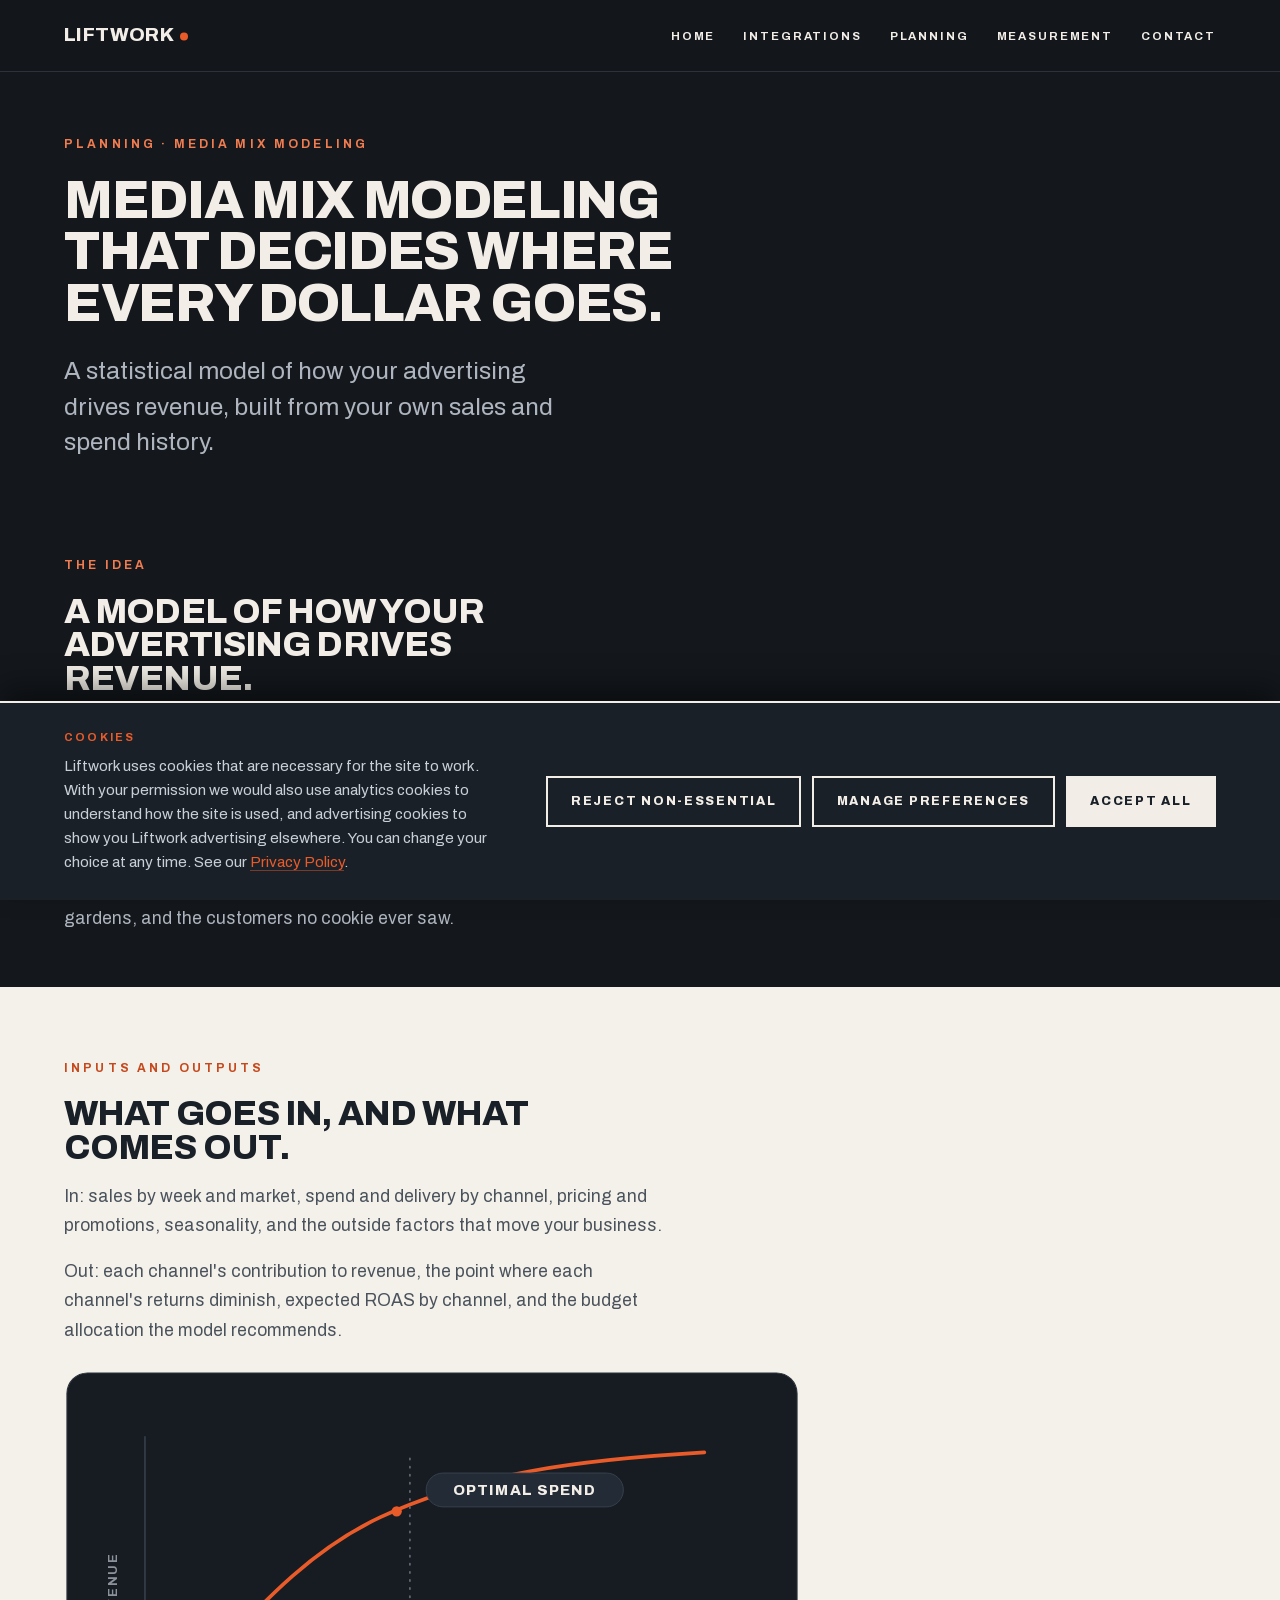
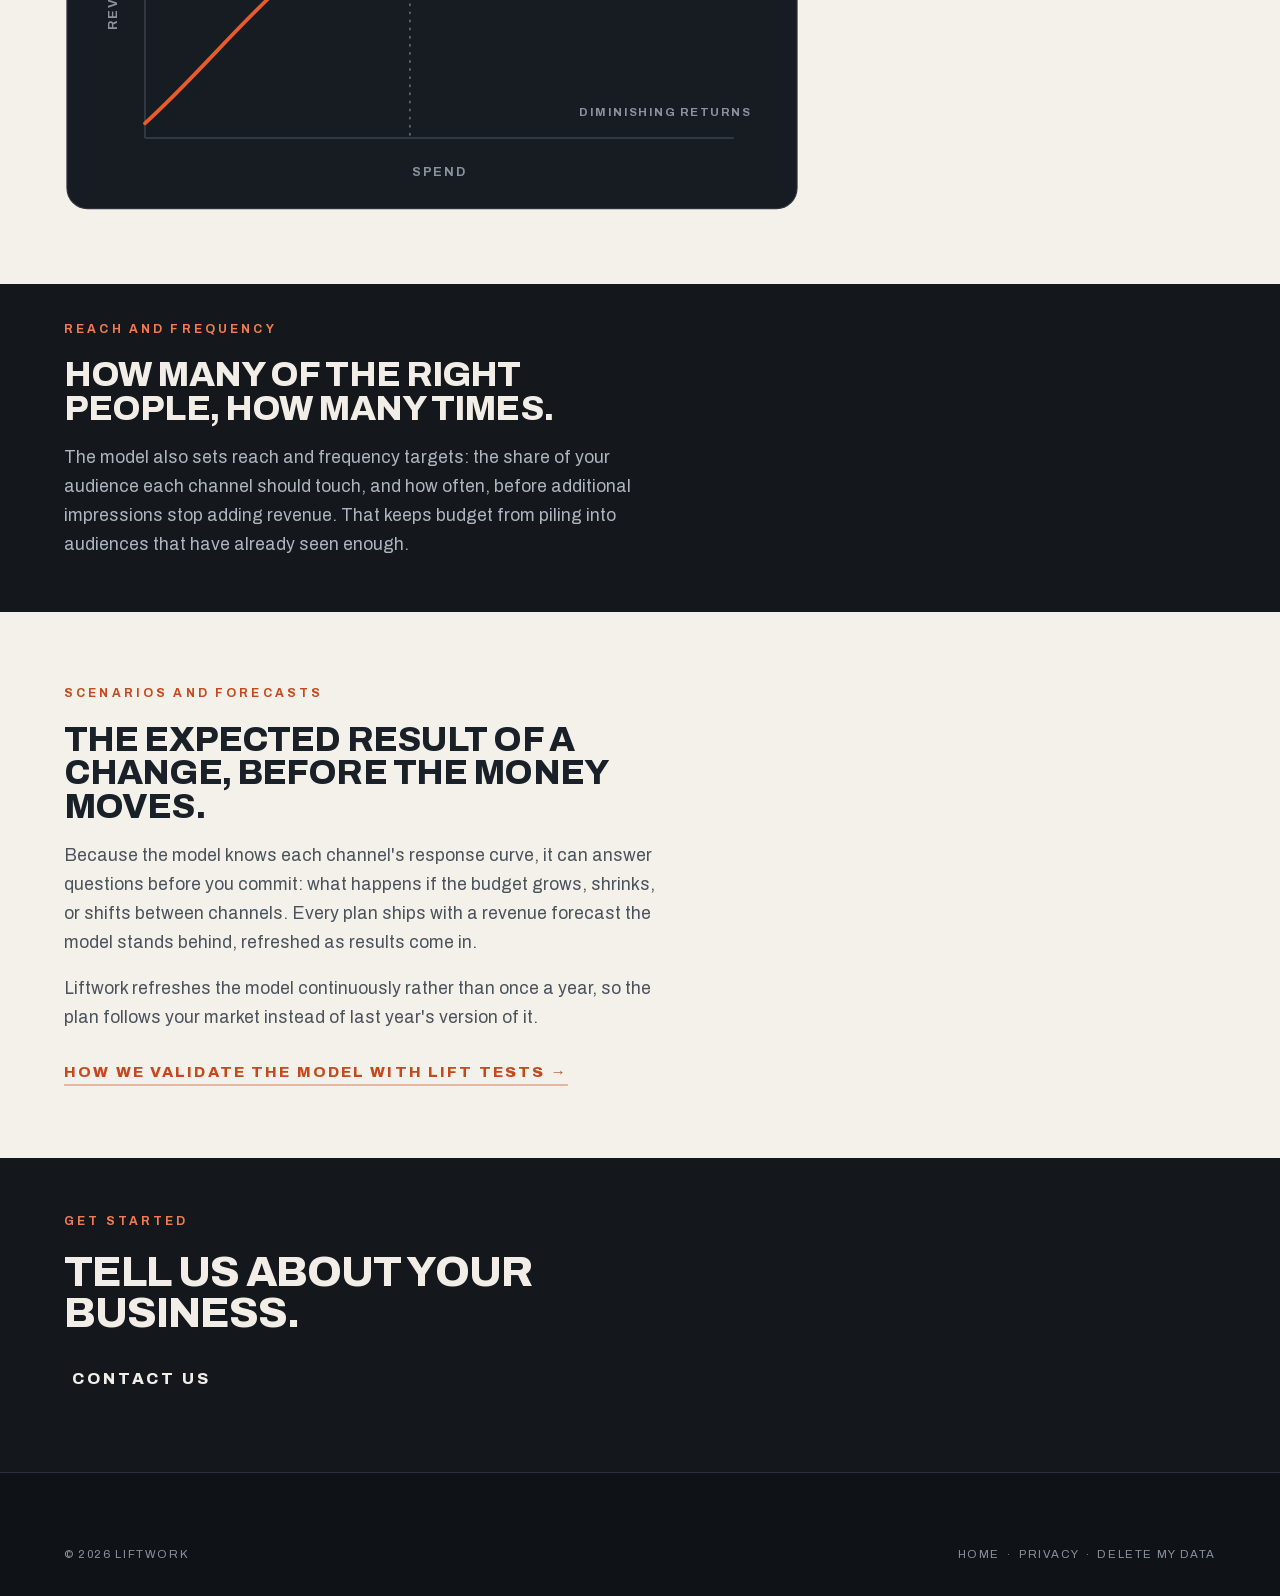
<file: media-mix-modeling/index.html>
<!DOCTYPE html>
<html lang="en"><head><meta charset="utf-8">

<meta name="viewport" content="width=device-width, initial-scale=1">
<title>Media Mix Modeling | Liftwork</title>
<meta name="description" content="What media mix modeling is, what goes into it, and how Liftwork uses it to plan budgets, reach and frequency, scenarios, and forecasts.">
<meta name="theme-color" content="#14181D">
<link rel="icon" href="data:image/svg+xml,%3Csvg xmlns='http://www.w3.org/2000/svg' viewBox='0 0 32 32'%3E%3Ccircle cx='16' cy='16' r='10' fill='%23EA5B2A'/%3E%3Cpolygon points='16,12.5 21.5,17.5 21.5,20.3 16,15.3 10.5,20.3 10.5,17.5' fill='%2314181D'/%3E%3C/svg%3E">
<style>
@font-face{font-family:'Archivo';font-style:normal;font-weight:400 800;font-display:swap;src:url(../fonts/archivo-var.woff2) format('woff2');unicode-range:U+0000-00FF,U+0131,U+0152-0153,U+02BB-02BC,U+02C6,U+02DA,U+02DC,U+2000-206F,U+2074,U+20AC,U+2122,U+2191,U+2193,U+2212,U+2215,U+FEFF,U+FFFD}
</style>
<style>
/* ============================================================
   LIFTWORK
   visual direction: mission control.
   deep charcoal ground, one vivid orange accent, cream plates
   where the work itself is shown. flat, sharp, unadorned.
   ============================================================ */

:root{
  --bg:#14181D;
  --bg-2:#1A2028;
  --bg-3:#20262F;
  --line:#2B323C;
  --text:#F2EEE7;
  --text-mid:#AEB5BE;
  --text-dim:#8B929B;
  --orange:#EA5B2A;
  --orange-light:#F07C4F;
  --plate:#F4F1EA;
  --shadow:rgba(0,0,0,.35);

  --display:'Archivo','Helvetica Neue',Helvetica,Arial,sans-serif;
  --gutter:clamp(1.25rem,5vw,4.5rem);
  --head-h:4.5rem;
}

*,*::before,*::after{box-sizing:border-box}
html{-webkit-text-size-adjust:100%;scroll-behavior:smooth}

body{
  margin:0;
  background:var(--bg);
  color:var(--text);
  font-family:var(--display);
  font-size:clamp(1rem,.96rem + .18vw,1.1rem);
  line-height:1.6;
  -webkit-font-smoothing:antialiased;
  overflow-x:hidden;
}

::selection{background:var(--orange);color:#fff}

.wrap{max-width:1280px;margin:0 auto;padding-inline:var(--gutter)}

/* ---------- type ---------- */

h1,h2,h3{margin:0;font-weight:800;line-height:.95;letter-spacing:-.025em;text-transform:uppercase}
.display-xl{font-size:clamp(1.9rem,.45rem + 2.45vw,2.8rem);line-height:1.07}
.display-l {font-size:clamp(1.9rem,1.05rem + 2.9vw,3.7rem)}
.display-m {font-size:clamp(1.55rem,1.05rem + 2vw,2.7rem)}

.kicker{
  display:block;
  font-size:clamp(.7rem,.66rem + .12vw,.78rem);
  font-weight:700;letter-spacing:.26em;text-transform:uppercase;
  color:var(--orange-light);
}
.hero .kicker{
  font-size:clamp(.88rem,.78rem + .3vw,1.1rem);
  font-weight:800;letter-spacing:.23em;
  margin-bottom:1.9rem;
}
.lede{font-size:clamp(1.15rem,1.02rem + .62vw,1.6rem);line-height:1.45;max-width:38ch;color:var(--text-mid)}
.body{max-width:60ch;color:var(--text-mid);line-height:1.65}

/* ---------- masthead ---------- */

.masthead{
  position:sticky;top:0;z-index:50;
  background:rgba(20,24,29,.94);
  backdrop-filter:blur(8px);
  border-bottom:1px solid var(--line);
  height:var(--head-h);
  display:flex;align-items:center;
}
.masthead .wrap{display:flex;align-items:center;justify-content:space-between;gap:1.5rem;width:100%}
.wordmark{font-weight:800;font-size:1.2rem;letter-spacing:.02em;text-transform:uppercase;text-decoration:none;color:var(--text);display:inline-flex;align-items:baseline}
.wordmark::after{content:"";width:.42em;height:.42em;border-radius:50%;background:var(--orange);margin-left:.3em;transform:translateY(-.02em)}
.masthead nav ul{display:flex;gap:clamp(.9rem,2.2vw,2.1rem);list-style:none;margin:0;padding:0}
.masthead nav a{
  font-size:.72rem;font-weight:700;letter-spacing:.16em;text-transform:uppercase;
  color:var(--text);text-decoration:none;
  border-bottom:2px solid transparent;padding-bottom:2px;
}
.masthead nav a:hover,.masthead nav a:focus-visible{border-bottom-color:var(--orange);color:var(--orange-light)}
.nav-check{position:absolute;width:1px;height:1px;margin:-1px;padding:0;overflow:hidden;clip:rect(0 0 0 0);clip-path:inset(50%);white-space:nowrap;border:0}
.nav-check:focus-visible ~ .nav-toggle{outline:2px solid var(--orange);outline-offset:4px}
.nav-toggle{
  display:none;
  background:none;border:0;cursor:pointer;padding:.55rem .35rem;
  margin-right:-.35rem;
}
.nav-toggle span{
  display:block;width:24px;height:2.5px;background:var(--text);
  margin:5px 0;transition:transform .18s ease, opacity .18s ease;
}
.nav-check:checked ~ .nav-toggle span:nth-child(1){transform:translateY(7.5px) rotate(45deg)}
.nav-check:checked ~ .nav-toggle span:nth-child(2){opacity:0}
.nav-check:checked ~ .nav-toggle span:nth-child(3){transform:translateY(-7.5px) rotate(-45deg)}

@media (max-width:680px){
  .nav-toggle{display:block}
  .masthead nav{
    position:absolute;top:var(--head-h);left:0;right:0;
    background:var(--bg);border-bottom:1px solid var(--line);
    display:none;
  }
  .nav-check:checked ~ nav{display:block}
  .masthead nav ul{
    flex-direction:column;gap:0;
    padding:0 var(--gutter);
  }
  .masthead nav li{border-top:1px solid var(--line)}
  .masthead nav a{
    display:block;padding:1.05rem 0;border-bottom:0;font-size:.8rem;
  }
}

/* ---------- sections ---------- */

.poster{padding-block:clamp(4rem,10vh,8rem)}
.poster--tight{padding-block:clamp(3rem,6vh,5rem)}
section[id]{scroll-margin-top:var(--head-h)}
.panel-dark{background:var(--plate);color:#1A2028}
.panel-dark .body{color:#4A525C}
.panel-dark .kicker{color:#C6491D}
.panel-dark .act{color:#1A2028}
.panel-dark .act:hover,.panel-dark .act:focus-visible{color:var(--orange)}
.panel-dark .step p{color:#4A525C}
.panel-dark .steps{border-top-color:rgba(20,24,29,.25)}
.panel-dark .steps > li{border-bottom-color:rgba(20,24,29,.25)}
.panel-dark .step-mark img{border:1px solid rgba(20,24,29,.12)}
.panel-dark .services li{border-top-color:rgba(20,24,29,.18)}
.panel-dark .panel-ui{border-color:rgba(20,24,29,.25)}
#platform .panel-ui{background:#1B212A;border:1px solid var(--line);padding:.65rem}
#platform .panel-ui img{border-radius:4px}

/* ---------- hero: fills the screen, and nothing below it shows ---------- */

.hero{
  max-width:1400px;
  min-height:calc(100svh - var(--head-h));
  display:grid;align-content:center;
  gap:clamp(2rem,4vw,2.4rem) clamp(2rem,4vw,4rem);
  grid-template-columns:1fr;
  grid-template-areas:"copy" "plate" "act";
  padding-block:clamp(2rem,4vh,3.5rem);
}
.hero-copy{grid-area:copy}
.hero > .plate{grid-area:plate;align-self:center}
.hero > .actions{grid-area:act;margin-top:0}
@media (min-width:940px){
  .hero{grid-template-columns:minmax(0,1.02fr) minmax(0,.98fr);grid-template-areas:"copy plate" "act plate";align-content:center}
  .hero-copy{align-self:end}
  .hero > .actions{align-self:start}
}
.hero h1{margin-block:0 1.8rem;max-width:15ch}
@media (min-width:940px){.hero h1{max-width:none}}
.br-lg{display:none}
@media (min-width:1150px){.br-lg{display:block}}

/* ---------- buttons: a printed slab and a marked link. no outlined boxes. ---------- */

.actions{display:flex;flex-wrap:wrap;align-items:center;gap:clamp(1.6rem,4vw,3rem);margin-top:clamp(2rem,4vw,2.8rem)}

/* actions: no boxes. a ring is drawn around the label on hover. */
.act{
  position:relative;z-index:0;display:inline-block;
  font:inherit;font-weight:800;font-size:1rem;letter-spacing:.18em;text-transform:uppercase;
  color:var(--text);background:none;border:0;cursor:pointer;text-decoration:none;
  padding:.55rem .5rem;
}
.act{transition:color .16s ease}
.act:hover,.act:focus-visible{color:var(--orange-light)}
.act--quiet{color:var(--text-dim);font-weight:700}
.act--quiet:hover,.act--quiet:focus-visible{color:var(--orange-light)}

/* ---------- plates ---------- */

.plate{width:100%;display:flex;justify-content:center}
.plate svg,.plate img{display:block;width:100%;height:auto}
.hero .plate img{max-height:min(88svh,900px);width:auto;max-width:100%}
@media (min-width:940px){.hero .plate img{width:150%;max-width:none;max-height:none;margin:-13% -25%}}
.hero .plate .hero-net{width:100%;max-width:min(92svh,820px);height:auto}
.targ-wrap{position:relative;width:100%;max-width:34rem}
.targ-wrap img{display:block;width:100%;height:auto}
.targ-anim{position:absolute;inset:0;width:100%;height:100%}
.tdot{animation:tdrift var(--du) ease-in-out var(--de) infinite alternate}
@keyframes tdrift{to{transform:translate(var(--dx),var(--dy))}}
.targ-pulse{opacity:0;animation:tpulse 6s ease-out infinite;transform-origin:450px 445px}
@keyframes tpulse{0%{opacity:.5;transform:scale(.78)}70%{opacity:0;transform:scale(1.12)}100%{opacity:0;transform:scale(1.12)}}
@media (min-width:940px){.hero .plate .hero-net{width:142%;max-width:none;margin:-13% -19%}}
.net-rings circle{fill:none;stroke:#20272F;stroke-width:1}
.net-lines line{stroke:#2C343F;stroke-width:1}
.net-nodes circle{fill:#1C222B;stroke:#39424E;stroke-width:1.25}
.net-nodes path,.net-nodes text,.net-nodes rect{transition:fill .25s ease}
.net-nodes .node circle{transition:stroke .25s ease}
.net-nodes .node:hover circle{stroke:#5A6572}
.n-googleads path{fill:#4285F4}
.n-meta path{fill:#0081FB}
.n-amazon path{fill:#FF9900}
.n-tiktok path{fill:#FE2C55}
.n-instagram path{fill:#E4405F}
.n-youtube path{fill:#FF0000}
.n-linkedin path{fill:#0A66C2}
.n-pinterest path{fill:#E60023}
.n-openai path{fill:#10A37F}
.n-googleanalytics path{fill:#F9AB00}
.n-snapchat path{fill:#FFFC00}
.n-reddit path{fill:#FF4500}
.n-claude path{fill:#D97757}
.n-microsoft rect:nth-of-type(1){fill:#F25022}
.n-microsoft rect:nth-of-type(2){fill:#7FBA00}
.n-microsoft rect:nth-of-type(3){fill:#00A4EF}
.n-microsoft rect:nth-of-type(4){fill:#FFB900}
.net-nodes .node:hover path,.net-nodes .node:hover rect{fill:#E4E8ED}
.n-ttd .img-grey{opacity:0;transition:opacity .25s ease}
.n-ttd:hover .img-grey{opacity:1}
.n-ttd .img-color{transition:opacity .25s ease}
.n-ttd:hover .img-color{opacity:0}
.pulse{fill:var(--orange);opacity:0;animation:net-pulse 6s cubic-bezier(.5,.05,.55,.95) infinite;animation-delay:var(--d)}
@keyframes net-pulse{
  0%{transform:translate(var(--x0),var(--y0));opacity:0}
  8%{opacity:.95}
  46%{transform:translate(500px,500px);opacity:.95}
  54%{transform:translate(500px,500px);opacity:0}
  100%{transform:translate(500px,500px);opacity:0}
}
.net-halo{animation:net-breathe 5.5s ease-in-out infinite alternate;transform-origin:500px 500px}
@keyframes net-breathe{from{opacity:.75;transform:scale(1)}to{opacity:1;transform:scale(1.08)}}
.hero-bleed{overflow:clip}
.raking{transform-origin:20% 88%;animation:rake 36s ease-in-out infinite alternate}
@keyframes rake{
  from{transform:skewX(-2deg) scaleX(1)}
  to  {transform:skewX(-13deg) scaleX(1.16)}
}

/* ---------- split ---------- */

.split{display:grid;gap:clamp(2.4rem,5vw,4.5rem);grid-template-columns:1fr;align-items:center}
@media (min-width:940px){.split{grid-template-columns:1.1fr .9fr}}
.split .plate img{max-width:34rem;margin-inline:auto}
.radar-wrap{position:relative;max-width:34rem;margin-inline:auto;background:var(--plate);border:1px solid var(--line);padding:clamp(1.2rem,2.5vw,2rem)}
.radar-key{
  position:absolute;top:1rem;right:1.2rem;
  display:flex;flex-direction:column;gap:.3rem;
}
.radar-key span{
  display:flex;align-items:center;gap:.45rem;
  font-size:.66rem;font-weight:700;letter-spacing:.14em;text-transform:uppercase;color:#4A5560;
}
.radar-key i{width:.62rem;height:.62rem;display:inline-block}
@media (min-width:940px){.split--flip > div:first-child{order:2}.split--flip .plate{order:1}}

/* ---------- steps ---------- */

.steps{list-style:none;margin:2.6rem 0 0;padding:0;display:grid;gap:clamp(1rem,1.6vw,1.4rem);grid-template-columns:1fr}
@media (min-width:860px){.steps{grid-template-columns:1fr 1fr}}
@media (min-width:1100px){.steps{grid-template-columns:repeat(4,1fr)}.step-head img{width:4.6rem;height:4.6rem}.step-head .step-ico{width:3rem;height:3rem}}
.steps > li{border:1px solid rgba(20,24,29,.18);background:#FBF9F4;padding:1.5rem 1.4rem 1.6rem}
.step-head{display:flex;align-items:center;justify-content:space-between;gap:1rem;margin-bottom:.85rem}
.step-title{display:flex;align-items:baseline;gap:.9rem}
.step-num{font-weight:800;font-size:.78rem;letter-spacing:.2em;color:#C6491D}
.step-head h3{font-size:clamp(1.3rem,1rem + 1vw,1.7rem)}
.step-head img{width:5.4rem;height:5.4rem;display:block;border:1px solid rgba(20,24,29,.14)}
.step-head .step-ico{width:3.4rem;height:3.4rem;display:block;flex:none}
.steps p{margin:0;color:#4A525C;line-height:1.6;font-size:.98rem}
.steps .step-spec{margin-top:1.6rem;padding-top:1.4rem;border-top:1px solid rgba(20,24,29,.14);font-size:.73rem;font-weight:700;letter-spacing:.09em;text-transform:uppercase;color:#A08469;line-height:2.1}
.step-spec .sep{color:var(--orange);font-size:1.15em;padding:0 .28em;vertical-align:-.05em}

/* ---------- agents ---------- */

.agents{
  list-style:none;margin:2.8rem 0 0;padding:0;
  display:grid;gap:clamp(1.2rem,2vw,1.6rem);grid-template-columns:1fr;
}
@media (min-width:640px){.agents{grid-template-columns:1fr 1fr}}
@media (min-width:1060px){.agents{grid-template-columns:repeat(4,1fr)}}
.agents li{
  border:1px solid var(--line);
  background:var(--bg-2);
  padding:1.5rem 1.4rem 1.7rem;
  display:flex;flex-direction:column;gap:.9rem;
}
.agents img{width:4.4rem;height:4.4rem;display:block}
.agent-num{
  font-weight:800;font-size:.78rem;letter-spacing:.2em;color:var(--orange-light);
}
.agent-name{font-weight:800;text-transform:uppercase;letter-spacing:-.01em;line-height:.95;font-size:clamp(1.35rem,1rem + 1vw,1.8rem);color:var(--text)}
.agent-what{font-size:1rem;color:var(--text-mid);line-height:1.58}

/* ---------- product panels ---------- */

.panels{display:grid;gap:clamp(1.8rem,3vw,2.6rem);grid-template-columns:1fr;margin-top:2.8rem}
@media (min-width:900px){.panels{grid-template-columns:repeat(3,1fr)}}
.panel-ui{border:1px solid var(--line);background:var(--plate)}
.panel-ui svg,.panel-ui img{display:block;width:100%;height:auto}
.panel-cap{margin-top:1.1rem}
.panel-cap h3{font-size:clamp(1.05rem,1rem + .35vw,1.3rem);margin-bottom:.45rem}
.panel-cap p{margin:0;color:var(--text-mid);font-size:1rem;line-height:1.55;max-width:34ch}

/* ---------- the row line ---------- */

.row-line{
  margin:0;font-weight:800;text-transform:uppercase;letter-spacing:-.025em;line-height:1.04;
  font-size:clamp(1.6rem,.9rem + 2.6vw,2.9rem);
}
.row-line span{display:inline-block;margin-right:.5em}
.row-line .dot{color:var(--orange);margin-right:0}
.panel-dark .row-line .dot{color:var(--orange-light)}

/* ---------- audiences ---------- */

.audiences{list-style:none;margin:2.8rem 0 0;padding:0;display:grid;gap:clamp(1.2rem,2vw,1.6rem);grid-template-columns:1fr}
@media (min-width:720px){.audiences{grid-template-columns:1fr 1fr}}
.audiences li{border:1px solid var(--line);background:var(--bg-2);padding:1.3rem 1.3rem 1.4rem;display:flex;flex-direction:column;gap:.7rem}
.audiences img{width:5.2rem;height:5.2rem;display:block}
.audiences h3{font-size:clamp(1.35rem,1rem + 1vw,1.8rem)}
.audiences p{margin:0;color:var(--text-mid);line-height:1.6;max-width:44ch}

/* ---------- funnel rail ---------- */

.svc-name{font-weight:800;text-transform:uppercase;letter-spacing:-.01em;font-size:clamp(1.1rem,1rem + .5vw,1.35rem);color:#1A2028}
.svc-name .svc-num{font-weight:800;font-size:.72rem;letter-spacing:.2em;color:#C6491D;margin-right:.7rem;vertical-align:.15em}
.svc-cols{display:grid;gap:1.4rem;grid-template-columns:1fr;margin-top:2.8rem}
@media (min-width:640px){.svc-cols{grid-template-columns:1fr 1fr}}
@media (min-width:1000px){.svc-cols{grid-template-columns:repeat(4,1fr)}}
.svc-cols > div{position:relative;background:#FFFFFF;border:1px solid rgba(20,24,29,.1);padding:1.7rem 1.5rem 1.6rem;box-shadow:0 10px 28px rgba(20,24,29,.05)}
.svc-cols > div::before{content:"";position:absolute;top:0;left:1.5rem;right:1.5rem;height:3px;background:var(--col)}
.svc-cols > div:nth-child(1){--col:#EA5B2A}
.svc-cols > div:nth-child(2){--col:#3D4A57}
.svc-cols > div:nth-child(3){--col:#A67C2E}
.svc-cols > div:nth-child(4){--col:#44604F}
.svc-cols .svc-name{font-size:clamp(.88rem,.6rem + .55vw,1rem);white-space:nowrap}
.svc-cols .svc-num{color:var(--col)}
.svc-list{list-style:none;margin:1.1rem 0 0;padding:0}
.svc-list li{padding:.58rem 0;border-bottom:1px solid rgba(20,24,29,.09);color:#3E4650;font-size:.94rem;letter-spacing:.01em}
.svc-list li:last-child{border-bottom:0;padding-bottom:0}
.text-link{font-weight:800;font-size:.95rem;letter-spacing:.14em;text-transform:uppercase;text-decoration:none;color:#C6491D;border-bottom:2px solid rgba(198,73,29,.35);padding-bottom:.25rem;transition:border-color .16s ease}
.text-link:hover,.text-link:focus-visible{border-bottom-color:#C6491D}

/* ---------- audience detail points ---------- */

.aud-points{list-style:none;margin:.3rem 0 0;padding:0;display:grid;gap:.35rem}
.aud-points li{position:relative;padding-left:1.15rem;color:var(--text-mid);font-size:.95rem;line-height:1.5}
.aud-points li::before{content:"";position:absolute;left:0;top:.62em;width:.55rem;height:2px;background:var(--orange)}

/* ---------- service pillars ---------- */

.pillar{margin-top:clamp(3rem,6vw,4.5rem)}
.pillar-head{display:flex;align-items:baseline;gap:1rem;flex-wrap:wrap}
.pillar-head h3{font-size:clamp(1.5rem,1.1rem + 1.6vw,2.3rem)}
.pillar-head .pillar-num{font-weight:800;font-size:.78rem;letter-spacing:.2em;color:#C6491D}
.pillar > p{margin:.8rem 0 0;max-width:56ch;color:#4A525C;line-height:1.6}
.tactics{list-style:none;margin:1.8rem 0 0;padding:0;display:grid;gap:clamp(1rem,1.6vw,1.4rem);grid-template-columns:1fr}
@media (min-width:640px){.tactics{grid-template-columns:1fr 1fr}}
@media (min-width:1060px){.tactics{grid-template-columns:repeat(3,1fr)}}
.tactics li{
  background:#FBF9F4;border:1px solid rgba(20,24,29,.16);
  padding:1.4rem 1.3rem 1.5rem;display:flex;flex-direction:column;gap:.7rem;
}
.tactic-tag{font-weight:800;font-size:.7rem;letter-spacing:.2em;text-transform:uppercase;color:#C6491D}
.tactic-name{font-weight:800;text-transform:uppercase;letter-spacing:-.01em;line-height:1.05;font-size:clamp(1.1rem,1rem + .5vw,1.35rem);color:#1A2028}
.tactic-what{font-size:.95rem;color:#4A525C;line-height:1.55}

/* cream contact form */
.panel-dark label{color:#5A626C}
.panel-dark input,.panel-dark textarea{color:#1A2028;border-bottom-color:rgba(20,24,29,.35)}
.panel-dark input:focus,.panel-dark textarea:focus{border-bottom-color:var(--orange)}
.panel-dark .form-note{color:#5A626C}
.panel-dark .form-note.err{color:#C6491D}
.panel-dark .form-note.ok{color:#1A2028}

/* ---------- contact ---------- */

form{max-width:44rem;margin-top:2.4rem}
.fields{display:grid;gap:1.6rem;grid-template-columns:1fr}
@media (min-width:640px){.fields--2{grid-template-columns:1fr 1fr}}
label{display:block;font-size:.7rem;font-weight:700;letter-spacing:.18em;text-transform:uppercase;color:var(--text-dim);margin-bottom:.5rem}
input,textarea{
  width:100%;font-family:var(--display);font-size:1.05rem;color:var(--text);
  background:transparent;border:0;border-bottom:2px solid var(--line);padding:.65rem 0;border-radius:0;
}
textarea{min-height:6.5rem;resize:vertical}
input:focus,textarea:focus{outline:0;border-bottom-color:var(--orange)}

/* ---------- footer ---------- */

footer{background:#0F1317;color:var(--text);border-top:1px solid var(--line);padding-block:clamp(3rem,7vw,4.5rem) 2rem}
.foot-grid{display:grid;gap:2.4rem;grid-template-columns:1fr}
@media (min-width:680px){.foot-grid{grid-template-columns:1fr 1.5fr 1fr}}
.foot-col .foot-h{margin:0 0 1.1rem;font-size:.7rem;font-weight:700;letter-spacing:.2em;text-transform:uppercase;color:var(--orange-light)}
.foot-col ul{list-style:none;margin:0;padding:0;display:grid;gap:.55rem}
.foot-col li,.foot-col a{font-size:.97rem;color:var(--text-mid);text-decoration:none}
.foot-col a:hover,.foot-col a:focus-visible{color:#fff}
.colophon{
  margin-top:clamp(2.4rem,6vw,3.6rem);padding-top:1.4rem;
  border-top:1px solid var(--line);
  display:flex;justify-content:space-between;gap:1rem;flex-wrap:wrap;
  font-size:.72rem;letter-spacing:.14em;text-transform:uppercase;color:var(--text-dim);
}

/* ---------- a11y ---------- */

:focus-visible{outline:3px solid var(--orange);outline-offset:4px}
.panel-dark :focus-visible{outline-color:var(--orange-light)}
.skip{position:absolute;left:-9999px;background:var(--orange);color:#fff;padding:.9rem 1.3rem;font-weight:700;letter-spacing:.14em;text-transform:uppercase;font-size:.76rem;z-index:100}
.skip:focus{left:1rem;top:1rem}

@media (prefers-reduced-motion:reduce){
  html{scroll-behavior:auto}
  *,*::before,*::after{animation:none !important;transition:none !important}
}

.hp-field{position:absolute;left:-9999px;width:1px;height:1px;overflow:hidden}
.form-note{margin-top:1.4rem;font-size:.95rem;line-height:1.5;min-height:1.4em;color:var(--text-dim)}
.form-note.err{color:var(--orange-light);font-weight:700}
.form-note.ok{color:var(--text);font-weight:700}
.act[disabled]{opacity:.55;cursor:wait}
</style>
<style>
.faq{max-width:52rem;margin-top:2.4rem}
.faq details{border-top:1px solid rgba(20,24,29,.22);padding:1.1rem 0}
.faq details:last-child{border-bottom:1px solid rgba(20,24,29,.22)}
.faq summary{cursor:pointer;font-weight:800;text-transform:uppercase;letter-spacing:-.01em;font-size:1.05rem;color:#1A2028;list-style:none;display:flex;justify-content:space-between;align-items:center;gap:1rem}
.faq summary::after{content:"+";color:var(--orange);font-weight:800;font-size:1.3rem}
.faq details[open] summary::after{content:"\2212"}
.faq p{margin:.8rem 0 0;color:#4A525C;line-height:1.65;max-width:60ch}
.page-hero{padding-block:clamp(3rem,7vh,5rem) clamp(2.5rem,5vh,3.5rem)}
</style>
<style>
.plan-board{width:100%;max-width:36rem;height:auto}
.scen-panel{width:100%;max-width:34rem;height:auto}

.umm{width:100%;max-width:34rem;height:auto}
.benefits{display:grid;gap:2.2rem 2.5rem;grid-template-columns:1fr;margin-top:2.6rem}
@media (min-width:720px){.benefits{grid-template-columns:1fr 1fr}}
@media (min-width:1060px){.benefits{grid-template-columns:repeat(3,1fr)}}
.benefit{border-top:2px solid rgba(20,24,29,.75);padding-top:1rem}
.benefit h3{font-size:1.12rem;margin-bottom:.5rem}
.benefit p{margin:0;color:#4A525C;line-height:1.6;font-size:.96rem}
</style>
  <link rel="stylesheet" href="../consent.css">
</head>
<body>

<a class="skip" href="#main">Skip to content</a>

<header class="masthead">
  <div class="wrap">
    <a class="wordmark" href="../index.html">Liftwork</a>
    <input type="checkbox" id="nav-check" class="nav-check" aria-label="Menu">
    <label for="nav-check" class="nav-toggle" aria-hidden="true">
      <span></span><span></span><span></span>
    </label>
    <nav id="site-nav" aria-label="Primary">
      <ul>
        <li><a href="../index.html">Home</a></li>
        <li><a href="../integrations/index.html">Integrations</a></li>
        <li><a href="../planning/index.html">Planning</a></li>
        <li><a href="../measurement/index.html">Measurement</a></li>
        <li><a href="../index.html#contact">Contact</a></li>
      </ul>
    </nav>
  </div>
</header>

<style>
.deep-hero{padding-block:clamp(3rem,7vh,5rem) clamp(2rem,4vh,3rem)}
.deep h2{font-size:clamp(1.4rem,1rem + 1.6vw,2.2rem);margin-bottom:1rem}
.deep section{padding-block:clamp(2.2rem,4vh,3.4rem)}
.crumb a{color:inherit;text-decoration:none}
.crumb a:hover{color:var(--orange-light)}
.panel-svg{width:100%;max-width:46rem;height:auto;display:block;margin-top:1.6rem}
.lc-ln{stroke-dasharray:1;stroke-dashoffset:1;animation:lc-draw 1.5s cubic-bezier(.4,0,.2,1) forwards}
.lc-ln2{animation-delay:.2s}
.lc-fade{opacity:0;animation:lc-fade .8s ease-out 1.4s forwards}
@keyframes lc-draw{to{stroke-dashoffset:0}}
@keyframes lc-fade{to{opacity:1}}
@media (prefers-reduced-motion:reduce){.lc-ln{animation:none;stroke-dashoffset:0}.lc-fade{animation:none;opacity:1}}
</style>
<main id="main">
  <section class="wrap deep-hero">
    <span class="kicker crumb"><a href="../planning/index.html">Planning</a> &middot; Media mix modeling</span>
    <h1 class="display-l" style="margin-block:1.3rem 1.6rem;max-width:20ch">Media mix modeling that decides where every dollar goes.</h1>
    <p class="lede">A statistical model of how your advertising drives revenue, built from your own sales and spend history.</p>
  </section>
  <div class="deep">
  <section class="wrap">
    <span class="kicker">The idea</span>
    <h2 class="display-m" style="margin-block:1.2rem 1rem;max-width:26ch">A model of how your advertising drives revenue.</h2>
    <p class="body">Media mix modeling is a statistical model built from your own history: what you spent, where you spent it, and what you sold. It learns how much each channel contributes to revenue, and how that contribution changes as spend goes up or down.</p>
    <p class="body">Because it works from sales and spend data rather than tracking individual people, it covers everything: online and offline channels, walled gardens, and the customers no cookie ever saw.</p>
  </section>
  <section class="panel-dark"><div class="wrap" style="padding-block:clamp(2.2rem,4vh,3.4rem)">
    <span class="kicker">Inputs and outputs</span>
    <h2 class="display-m" style="margin-block:1.2rem 1rem;max-width:26ch">What goes in, and what comes out.</h2>
    <p class="body">In: sales by week and market, spend and delivery by channel, pricing and promotions, seasonality, and the outside factors that move your business.</p>
    <p class="body">Out: each channel's contribution to revenue, the point where each channel's returns diminish, expected ROAS by channel, and the budget allocation the model recommends.</p><svg class="panel-svg" viewBox="0 0 1000 600" xmlns="http://www.w3.org/2000/svg" role="img" aria-label="A response curve: revenue rises quickly with early spend, then flattens. A dashed line marks the optimal spend level before diminishing returns.">
<rect x="4" y="4" width="992" height="592" rx="28" fill="#171C22" stroke="#2B323C" stroke-width="1.5"/>
<line x1="110" y1="90" x2="110" y2="500" stroke="#39424E" stroke-width="2"/>
<line x1="110" y1="500" x2="910" y2="500" stroke="#39424E" stroke-width="2"/>
<text x="72" y="300" font-family="Archivo,'Helvetica Neue',Helvetica,Arial,sans-serif" font-size="17" font-weight="700" letter-spacing="2.5" fill="#8B929B" transform="rotate(-90 72 300)" text-anchor="middle">REVENUE</text>
<text x="510" y="552" text-anchor="middle" font-family="Archivo,'Helvetica Neue',Helvetica,Arial,sans-serif" font-size="17" font-weight="700" letter-spacing="2.5" fill="#8B929B">SPEND</text>
<path class="lc-ln" pathLength="1" d="M110 480 C 220 380, 300 260, 430 200 C 560 140, 700 122, 870 112" fill="none" stroke="#EA5B2A" stroke-width="5" stroke-linecap="round"/>
<line x1="470" y1="120" x2="470" y2="500" stroke="#6E7680" stroke-width="2" stroke-dasharray="2 9" stroke-linecap="round"/>
<g class="lc-fade">
<circle cx="452" cy="192" r="7" fill="#EA5B2A"/>
<rect x="492" y="140" width="268" height="46" rx="23" fill="#232B36" stroke="#39424E" stroke-width="1.25"/>
<text x="626" y="170" text-anchor="middle" font-family="Archivo,'Helvetica Neue',Helvetica,Arial,sans-serif" font-size="20" font-weight="800" letter-spacing="1.5" fill="#F2EEE7">OPTIMAL SPEND</text>
<text x="700" y="470" font-family="Archivo,'Helvetica Neue',Helvetica,Arial,sans-serif" font-size="16" font-weight="700" letter-spacing="2" fill="#8B929B">DIMINISHING RETURNS</text>
</g>
</svg>
  </div></section>
  <section class="wrap">
    <span class="kicker">Reach and frequency</span>
    <h2 class="display-m" style="margin-block:1.2rem 1rem;max-width:26ch">How many of the right people, how many times.</h2>
    <p class="body">The model also sets reach and frequency targets: the share of your audience each channel should touch, and how often, before additional impressions stop adding revenue. That keeps budget from piling into audiences that have already seen enough.</p>
  </section>
  <section class="panel-dark"><div class="wrap" style="padding-block:clamp(2.2rem,4vh,3.4rem)">
    <span class="kicker">Scenarios and forecasts</span>
    <h2 class="display-m" style="margin-block:1.2rem 1rem;max-width:26ch">The expected result of a change, before the money moves.</h2>
    <p class="body">Because the model knows each channel's response curve, it can answer questions before you commit: what happens if the budget grows, shrinks, or shifts between channels. Every plan ships with a revenue forecast the model stands behind, refreshed as results come in.</p>
    <p class="body">Liftwork refreshes the model continuously rather than once a year, so the plan follows your market instead of last year's version of it.</p><p style="margin:1.6rem 0 0"><a class="text-link" href="../incrementality-testing/index.html">How we validate the model with lift tests&nbsp;&rarr;</a></p>
  </div></section>

  </div>
  <section class="wrap poster--tight" style="padding-bottom:clamp(4rem,8vh,6rem)">
    <span class="kicker">Get started</span>
    <h2 class="display-m" style="margin-block:1.3rem 1.5rem;max-width:22ch">Tell us about your business.</h2>
    <div class="actions" style="margin-top:1.2rem">
      <a class="act" href="../index.html#contact">Contact us</a>
    </div>
  </section>
</main>

<footer>
  <div class="wrap">
    <div class="colophon" style="margin-top:0;border-top:0;padding-top:0">
      <span>© 2026 Liftwork</span>
      <span><a href="../index.html" style="color:inherit;text-decoration:none">Home</a> &nbsp;·&nbsp; <a href="../privacy/index.html" style="color:inherit;text-decoration:none">Privacy</a> &nbsp;·&nbsp; <a href="../data-deletion/index.html" style="color:inherit;text-decoration:none">Delete my data</a></span>
    </div>
  </div>
</footer>

<script>
(function(){
  var c=document.getElementById('nav-check'), n=document.getElementById('site-nav');
  if(c&&n){ n.addEventListener('click',function(e){ if(e.target.tagName==='A'){c.checked=false;} }); }
})();
</script>

<script src="../consent.js" defer></script>
</body></html>
</file>
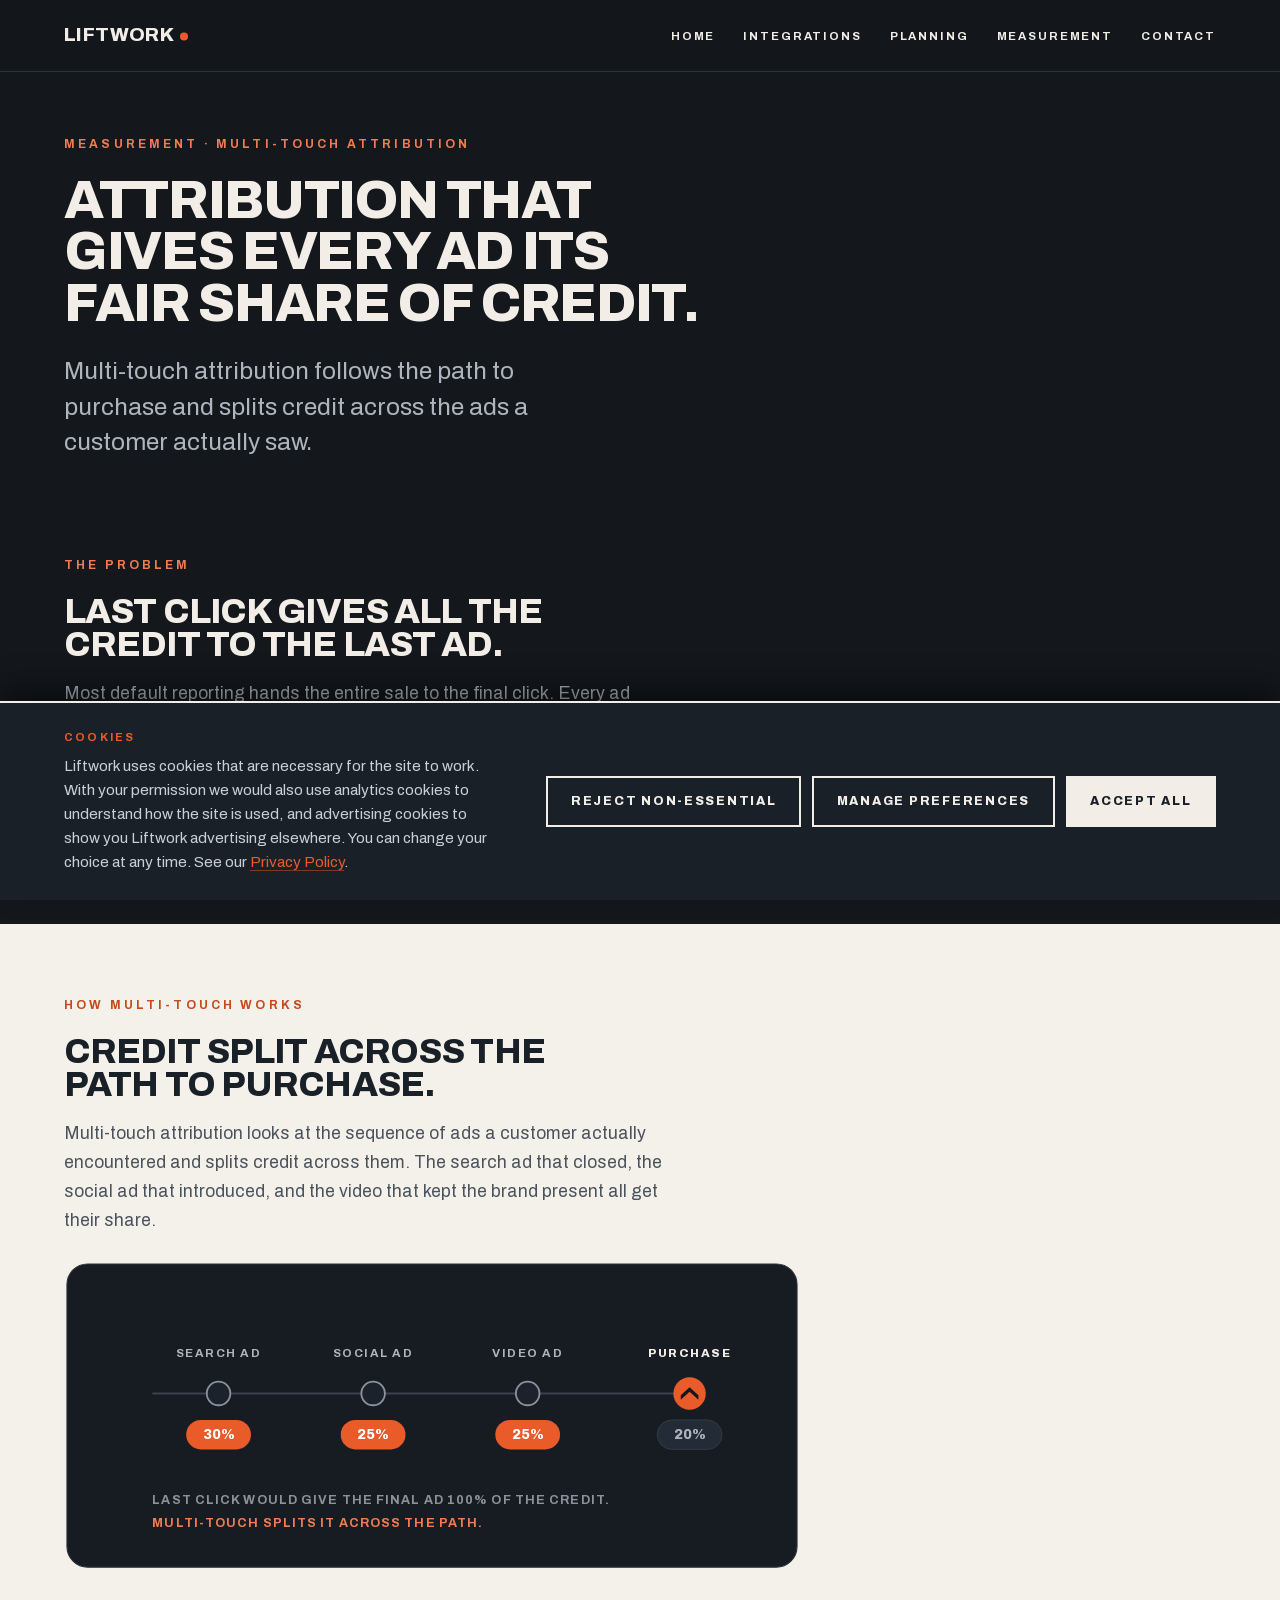
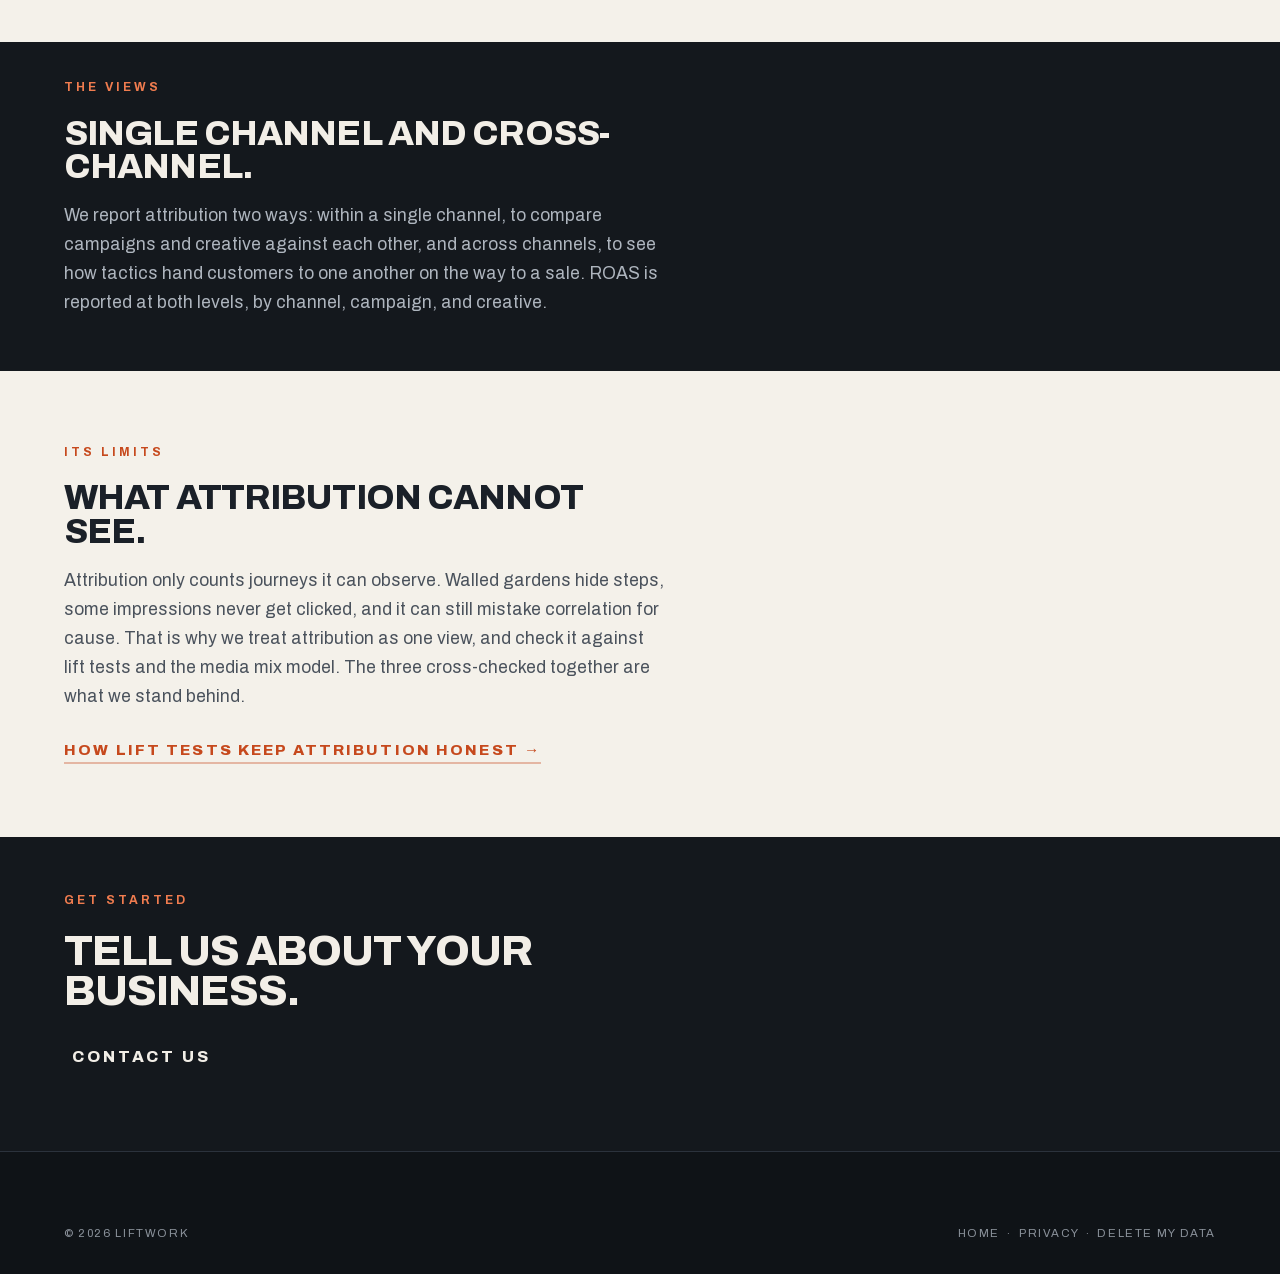
<file: multi-touch-attribution/index.html>
<!DOCTYPE html>
<html lang="en"><head><meta charset="utf-8">

<meta name="viewport" content="width=device-width, initial-scale=1">
<title>Multi-Touch Attribution | Liftwork</title>
<meta name="description" content="How multi-touch attribution works, single-channel and cross-channel views, what attribution cannot see, and how Liftwork keeps it honest.">
<meta name="theme-color" content="#14181D">
<link rel="icon" href="data:image/svg+xml,%3Csvg xmlns='http://www.w3.org/2000/svg' viewBox='0 0 32 32'%3E%3Ccircle cx='16' cy='16' r='10' fill='%23EA5B2A'/%3E%3Cpolygon points='16,12.5 21.5,17.5 21.5,20.3 16,15.3 10.5,20.3 10.5,17.5' fill='%2314181D'/%3E%3C/svg%3E">
<style>
@font-face{font-family:'Archivo';font-style:normal;font-weight:400 800;font-display:swap;src:url(../fonts/archivo-var.woff2) format('woff2');unicode-range:U+0000-00FF,U+0131,U+0152-0153,U+02BB-02BC,U+02C6,U+02DA,U+02DC,U+2000-206F,U+2074,U+20AC,U+2122,U+2191,U+2193,U+2212,U+2215,U+FEFF,U+FFFD}
</style>
<style>
/* ============================================================
   LIFTWORK
   visual direction: mission control.
   deep charcoal ground, one vivid orange accent, cream plates
   where the work itself is shown. flat, sharp, unadorned.
   ============================================================ */

:root{
  --bg:#14181D;
  --bg-2:#1A2028;
  --bg-3:#20262F;
  --line:#2B323C;
  --text:#F2EEE7;
  --text-mid:#AEB5BE;
  --text-dim:#8B929B;
  --orange:#EA5B2A;
  --orange-light:#F07C4F;
  --plate:#F4F1EA;
  --shadow:rgba(0,0,0,.35);

  --display:'Archivo','Helvetica Neue',Helvetica,Arial,sans-serif;
  --gutter:clamp(1.25rem,5vw,4.5rem);
  --head-h:4.5rem;
}

*,*::before,*::after{box-sizing:border-box}
html{-webkit-text-size-adjust:100%;scroll-behavior:smooth}

body{
  margin:0;
  background:var(--bg);
  color:var(--text);
  font-family:var(--display);
  font-size:clamp(1rem,.96rem + .18vw,1.1rem);
  line-height:1.6;
  -webkit-font-smoothing:antialiased;
  overflow-x:hidden;
}

::selection{background:var(--orange);color:#fff}

.wrap{max-width:1280px;margin:0 auto;padding-inline:var(--gutter)}

/* ---------- type ---------- */

h1,h2,h3{margin:0;font-weight:800;line-height:.95;letter-spacing:-.025em;text-transform:uppercase}
.display-xl{font-size:clamp(1.9rem,.45rem + 2.45vw,2.8rem);line-height:1.07}
.display-l {font-size:clamp(1.9rem,1.05rem + 2.9vw,3.7rem)}
.display-m {font-size:clamp(1.55rem,1.05rem + 2vw,2.7rem)}

.kicker{
  display:block;
  font-size:clamp(.7rem,.66rem + .12vw,.78rem);
  font-weight:700;letter-spacing:.26em;text-transform:uppercase;
  color:var(--orange-light);
}
.hero .kicker{
  font-size:clamp(.88rem,.78rem + .3vw,1.1rem);
  font-weight:800;letter-spacing:.23em;
  margin-bottom:1.9rem;
}
.lede{font-size:clamp(1.15rem,1.02rem + .62vw,1.6rem);line-height:1.45;max-width:38ch;color:var(--text-mid)}
.body{max-width:60ch;color:var(--text-mid);line-height:1.65}

/* ---------- masthead ---------- */

.masthead{
  position:sticky;top:0;z-index:50;
  background:rgba(20,24,29,.94);
  backdrop-filter:blur(8px);
  border-bottom:1px solid var(--line);
  height:var(--head-h);
  display:flex;align-items:center;
}
.masthead .wrap{display:flex;align-items:center;justify-content:space-between;gap:1.5rem;width:100%}
.wordmark{font-weight:800;font-size:1.2rem;letter-spacing:.02em;text-transform:uppercase;text-decoration:none;color:var(--text);display:inline-flex;align-items:baseline}
.wordmark::after{content:"";width:.42em;height:.42em;border-radius:50%;background:var(--orange);margin-left:.3em;transform:translateY(-.02em)}
.masthead nav ul{display:flex;gap:clamp(.9rem,2.2vw,2.1rem);list-style:none;margin:0;padding:0}
.masthead nav a{
  font-size:.72rem;font-weight:700;letter-spacing:.16em;text-transform:uppercase;
  color:var(--text);text-decoration:none;
  border-bottom:2px solid transparent;padding-bottom:2px;
}
.masthead nav a:hover,.masthead nav a:focus-visible{border-bottom-color:var(--orange);color:var(--orange-light)}
.nav-check{position:absolute;width:1px;height:1px;margin:-1px;padding:0;overflow:hidden;clip:rect(0 0 0 0);clip-path:inset(50%);white-space:nowrap;border:0}
.nav-check:focus-visible ~ .nav-toggle{outline:2px solid var(--orange);outline-offset:4px}
.nav-toggle{
  display:none;
  background:none;border:0;cursor:pointer;padding:.55rem .35rem;
  margin-right:-.35rem;
}
.nav-toggle span{
  display:block;width:24px;height:2.5px;background:var(--text);
  margin:5px 0;transition:transform .18s ease, opacity .18s ease;
}
.nav-check:checked ~ .nav-toggle span:nth-child(1){transform:translateY(7.5px) rotate(45deg)}
.nav-check:checked ~ .nav-toggle span:nth-child(2){opacity:0}
.nav-check:checked ~ .nav-toggle span:nth-child(3){transform:translateY(-7.5px) rotate(-45deg)}

@media (max-width:680px){
  .nav-toggle{display:block}
  .masthead nav{
    position:absolute;top:var(--head-h);left:0;right:0;
    background:var(--bg);border-bottom:1px solid var(--line);
    display:none;
  }
  .nav-check:checked ~ nav{display:block}
  .masthead nav ul{
    flex-direction:column;gap:0;
    padding:0 var(--gutter);
  }
  .masthead nav li{border-top:1px solid var(--line)}
  .masthead nav a{
    display:block;padding:1.05rem 0;border-bottom:0;font-size:.8rem;
  }
}

/* ---------- sections ---------- */

.poster{padding-block:clamp(4rem,10vh,8rem)}
.poster--tight{padding-block:clamp(3rem,6vh,5rem)}
section[id]{scroll-margin-top:var(--head-h)}
.panel-dark{background:var(--plate);color:#1A2028}
.panel-dark .body{color:#4A525C}
.panel-dark .kicker{color:#C6491D}
.panel-dark .act{color:#1A2028}
.panel-dark .act:hover,.panel-dark .act:focus-visible{color:var(--orange)}
.panel-dark .step p{color:#4A525C}
.panel-dark .steps{border-top-color:rgba(20,24,29,.25)}
.panel-dark .steps > li{border-bottom-color:rgba(20,24,29,.25)}
.panel-dark .step-mark img{border:1px solid rgba(20,24,29,.12)}
.panel-dark .services li{border-top-color:rgba(20,24,29,.18)}
.panel-dark .panel-ui{border-color:rgba(20,24,29,.25)}
#platform .panel-ui{background:#1B212A;border:1px solid var(--line);padding:.65rem}
#platform .panel-ui img{border-radius:4px}

/* ---------- hero: fills the screen, and nothing below it shows ---------- */

.hero{
  max-width:1400px;
  min-height:calc(100svh - var(--head-h));
  display:grid;align-content:center;
  gap:clamp(2rem,4vw,2.4rem) clamp(2rem,4vw,4rem);
  grid-template-columns:1fr;
  grid-template-areas:"copy" "plate" "act";
  padding-block:clamp(2rem,4vh,3.5rem);
}
.hero-copy{grid-area:copy}
.hero > .plate{grid-area:plate;align-self:center}
.hero > .actions{grid-area:act;margin-top:0}
@media (min-width:940px){
  .hero{grid-template-columns:minmax(0,1.02fr) minmax(0,.98fr);grid-template-areas:"copy plate" "act plate";align-content:center}
  .hero-copy{align-self:end}
  .hero > .actions{align-self:start}
}
.hero h1{margin-block:0 1.8rem;max-width:15ch}
@media (min-width:940px){.hero h1{max-width:none}}
.br-lg{display:none}
@media (min-width:1150px){.br-lg{display:block}}

/* ---------- buttons: a printed slab and a marked link. no outlined boxes. ---------- */

.actions{display:flex;flex-wrap:wrap;align-items:center;gap:clamp(1.6rem,4vw,3rem);margin-top:clamp(2rem,4vw,2.8rem)}

/* actions: no boxes. a ring is drawn around the label on hover. */
.act{
  position:relative;z-index:0;display:inline-block;
  font:inherit;font-weight:800;font-size:1rem;letter-spacing:.18em;text-transform:uppercase;
  color:var(--text);background:none;border:0;cursor:pointer;text-decoration:none;
  padding:.55rem .5rem;
}
.act{transition:color .16s ease}
.act:hover,.act:focus-visible{color:var(--orange-light)}
.act--quiet{color:var(--text-dim);font-weight:700}
.act--quiet:hover,.act--quiet:focus-visible{color:var(--orange-light)}

/* ---------- plates ---------- */

.plate{width:100%;display:flex;justify-content:center}
.plate svg,.plate img{display:block;width:100%;height:auto}
.hero .plate img{max-height:min(88svh,900px);width:auto;max-width:100%}
@media (min-width:940px){.hero .plate img{width:150%;max-width:none;max-height:none;margin:-13% -25%}}
.hero .plate .hero-net{width:100%;max-width:min(92svh,820px);height:auto}
.targ-wrap{position:relative;width:100%;max-width:34rem}
.targ-wrap img{display:block;width:100%;height:auto}
.targ-anim{position:absolute;inset:0;width:100%;height:100%}
.tdot{animation:tdrift var(--du) ease-in-out var(--de) infinite alternate}
@keyframes tdrift{to{transform:translate(var(--dx),var(--dy))}}
.targ-pulse{opacity:0;animation:tpulse 6s ease-out infinite;transform-origin:450px 445px}
@keyframes tpulse{0%{opacity:.5;transform:scale(.78)}70%{opacity:0;transform:scale(1.12)}100%{opacity:0;transform:scale(1.12)}}
@media (min-width:940px){.hero .plate .hero-net{width:142%;max-width:none;margin:-13% -19%}}
.net-rings circle{fill:none;stroke:#20272F;stroke-width:1}
.net-lines line{stroke:#2C343F;stroke-width:1}
.net-nodes circle{fill:#1C222B;stroke:#39424E;stroke-width:1.25}
.net-nodes path,.net-nodes text,.net-nodes rect{transition:fill .25s ease}
.net-nodes .node circle{transition:stroke .25s ease}
.net-nodes .node:hover circle{stroke:#5A6572}
.n-googleads path{fill:#4285F4}
.n-meta path{fill:#0081FB}
.n-amazon path{fill:#FF9900}
.n-tiktok path{fill:#FE2C55}
.n-instagram path{fill:#E4405F}
.n-youtube path{fill:#FF0000}
.n-linkedin path{fill:#0A66C2}
.n-pinterest path{fill:#E60023}
.n-openai path{fill:#10A37F}
.n-googleanalytics path{fill:#F9AB00}
.n-snapchat path{fill:#FFFC00}
.n-reddit path{fill:#FF4500}
.n-claude path{fill:#D97757}
.n-microsoft rect:nth-of-type(1){fill:#F25022}
.n-microsoft rect:nth-of-type(2){fill:#7FBA00}
.n-microsoft rect:nth-of-type(3){fill:#00A4EF}
.n-microsoft rect:nth-of-type(4){fill:#FFB900}
.net-nodes .node:hover path,.net-nodes .node:hover rect{fill:#E4E8ED}
.n-ttd .img-grey{opacity:0;transition:opacity .25s ease}
.n-ttd:hover .img-grey{opacity:1}
.n-ttd .img-color{transition:opacity .25s ease}
.n-ttd:hover .img-color{opacity:0}
.pulse{fill:var(--orange);opacity:0;animation:net-pulse 6s cubic-bezier(.5,.05,.55,.95) infinite;animation-delay:var(--d)}
@keyframes net-pulse{
  0%{transform:translate(var(--x0),var(--y0));opacity:0}
  8%{opacity:.95}
  46%{transform:translate(500px,500px);opacity:.95}
  54%{transform:translate(500px,500px);opacity:0}
  100%{transform:translate(500px,500px);opacity:0}
}
.net-halo{animation:net-breathe 5.5s ease-in-out infinite alternate;transform-origin:500px 500px}
@keyframes net-breathe{from{opacity:.75;transform:scale(1)}to{opacity:1;transform:scale(1.08)}}
.hero-bleed{overflow:clip}
.raking{transform-origin:20% 88%;animation:rake 36s ease-in-out infinite alternate}
@keyframes rake{
  from{transform:skewX(-2deg) scaleX(1)}
  to  {transform:skewX(-13deg) scaleX(1.16)}
}

/* ---------- split ---------- */

.split{display:grid;gap:clamp(2.4rem,5vw,4.5rem);grid-template-columns:1fr;align-items:center}
@media (min-width:940px){.split{grid-template-columns:1.1fr .9fr}}
.split .plate img{max-width:34rem;margin-inline:auto}
.radar-wrap{position:relative;max-width:34rem;margin-inline:auto;background:var(--plate);border:1px solid var(--line);padding:clamp(1.2rem,2.5vw,2rem)}
.radar-key{
  position:absolute;top:1rem;right:1.2rem;
  display:flex;flex-direction:column;gap:.3rem;
}
.radar-key span{
  display:flex;align-items:center;gap:.45rem;
  font-size:.66rem;font-weight:700;letter-spacing:.14em;text-transform:uppercase;color:#4A5560;
}
.radar-key i{width:.62rem;height:.62rem;display:inline-block}
@media (min-width:940px){.split--flip > div:first-child{order:2}.split--flip .plate{order:1}}

/* ---------- steps ---------- */

.steps{list-style:none;margin:2.6rem 0 0;padding:0;display:grid;gap:clamp(1rem,1.6vw,1.4rem);grid-template-columns:1fr}
@media (min-width:860px){.steps{grid-template-columns:1fr 1fr}}
@media (min-width:1100px){.steps{grid-template-columns:repeat(4,1fr)}.step-head img{width:4.6rem;height:4.6rem}.step-head .step-ico{width:3rem;height:3rem}}
.steps > li{border:1px solid rgba(20,24,29,.18);background:#FBF9F4;padding:1.5rem 1.4rem 1.6rem}
.step-head{display:flex;align-items:center;justify-content:space-between;gap:1rem;margin-bottom:.85rem}
.step-title{display:flex;align-items:baseline;gap:.9rem}
.step-num{font-weight:800;font-size:.78rem;letter-spacing:.2em;color:#C6491D}
.step-head h3{font-size:clamp(1.3rem,1rem + 1vw,1.7rem)}
.step-head img{width:5.4rem;height:5.4rem;display:block;border:1px solid rgba(20,24,29,.14)}
.step-head .step-ico{width:3.4rem;height:3.4rem;display:block;flex:none}
.steps p{margin:0;color:#4A525C;line-height:1.6;font-size:.98rem}
.steps .step-spec{margin-top:1.6rem;padding-top:1.4rem;border-top:1px solid rgba(20,24,29,.14);font-size:.73rem;font-weight:700;letter-spacing:.09em;text-transform:uppercase;color:#A08469;line-height:2.1}
.step-spec .sep{color:var(--orange);font-size:1.15em;padding:0 .28em;vertical-align:-.05em}

/* ---------- agents ---------- */

.agents{
  list-style:none;margin:2.8rem 0 0;padding:0;
  display:grid;gap:clamp(1.2rem,2vw,1.6rem);grid-template-columns:1fr;
}
@media (min-width:640px){.agents{grid-template-columns:1fr 1fr}}
@media (min-width:1060px){.agents{grid-template-columns:repeat(4,1fr)}}
.agents li{
  border:1px solid var(--line);
  background:var(--bg-2);
  padding:1.5rem 1.4rem 1.7rem;
  display:flex;flex-direction:column;gap:.9rem;
}
.agents img{width:4.4rem;height:4.4rem;display:block}
.agent-num{
  font-weight:800;font-size:.78rem;letter-spacing:.2em;color:var(--orange-light);
}
.agent-name{font-weight:800;text-transform:uppercase;letter-spacing:-.01em;line-height:.95;font-size:clamp(1.35rem,1rem + 1vw,1.8rem);color:var(--text)}
.agent-what{font-size:1rem;color:var(--text-mid);line-height:1.58}

/* ---------- product panels ---------- */

.panels{display:grid;gap:clamp(1.8rem,3vw,2.6rem);grid-template-columns:1fr;margin-top:2.8rem}
@media (min-width:900px){.panels{grid-template-columns:repeat(3,1fr)}}
.panel-ui{border:1px solid var(--line);background:var(--plate)}
.panel-ui svg,.panel-ui img{display:block;width:100%;height:auto}
.panel-cap{margin-top:1.1rem}
.panel-cap h3{font-size:clamp(1.05rem,1rem + .35vw,1.3rem);margin-bottom:.45rem}
.panel-cap p{margin:0;color:var(--text-mid);font-size:1rem;line-height:1.55;max-width:34ch}

/* ---------- the row line ---------- */

.row-line{
  margin:0;font-weight:800;text-transform:uppercase;letter-spacing:-.025em;line-height:1.04;
  font-size:clamp(1.6rem,.9rem + 2.6vw,2.9rem);
}
.row-line span{display:inline-block;margin-right:.5em}
.row-line .dot{color:var(--orange);margin-right:0}
.panel-dark .row-line .dot{color:var(--orange-light)}

/* ---------- audiences ---------- */

.audiences{list-style:none;margin:2.8rem 0 0;padding:0;display:grid;gap:clamp(1.2rem,2vw,1.6rem);grid-template-columns:1fr}
@media (min-width:720px){.audiences{grid-template-columns:1fr 1fr}}
.audiences li{border:1px solid var(--line);background:var(--bg-2);padding:1.3rem 1.3rem 1.4rem;display:flex;flex-direction:column;gap:.7rem}
.audiences img{width:5.2rem;height:5.2rem;display:block}
.audiences h3{font-size:clamp(1.35rem,1rem + 1vw,1.8rem)}
.audiences p{margin:0;color:var(--text-mid);line-height:1.6;max-width:44ch}

/* ---------- funnel rail ---------- */

.svc-name{font-weight:800;text-transform:uppercase;letter-spacing:-.01em;font-size:clamp(1.1rem,1rem + .5vw,1.35rem);color:#1A2028}
.svc-name .svc-num{font-weight:800;font-size:.72rem;letter-spacing:.2em;color:#C6491D;margin-right:.7rem;vertical-align:.15em}
.svc-cols{display:grid;gap:1.4rem;grid-template-columns:1fr;margin-top:2.8rem}
@media (min-width:640px){.svc-cols{grid-template-columns:1fr 1fr}}
@media (min-width:1000px){.svc-cols{grid-template-columns:repeat(4,1fr)}}
.svc-cols > div{position:relative;background:#FFFFFF;border:1px solid rgba(20,24,29,.1);padding:1.7rem 1.5rem 1.6rem;box-shadow:0 10px 28px rgba(20,24,29,.05)}
.svc-cols > div::before{content:"";position:absolute;top:0;left:1.5rem;right:1.5rem;height:3px;background:var(--col)}
.svc-cols > div:nth-child(1){--col:#EA5B2A}
.svc-cols > div:nth-child(2){--col:#3D4A57}
.svc-cols > div:nth-child(3){--col:#A67C2E}
.svc-cols > div:nth-child(4){--col:#44604F}
.svc-cols .svc-name{font-size:clamp(.88rem,.6rem + .55vw,1rem);white-space:nowrap}
.svc-cols .svc-num{color:var(--col)}
.svc-list{list-style:none;margin:1.1rem 0 0;padding:0}
.svc-list li{padding:.58rem 0;border-bottom:1px solid rgba(20,24,29,.09);color:#3E4650;font-size:.94rem;letter-spacing:.01em}
.svc-list li:last-child{border-bottom:0;padding-bottom:0}
.text-link{font-weight:800;font-size:.95rem;letter-spacing:.14em;text-transform:uppercase;text-decoration:none;color:#C6491D;border-bottom:2px solid rgba(198,73,29,.35);padding-bottom:.25rem;transition:border-color .16s ease}
.text-link:hover,.text-link:focus-visible{border-bottom-color:#C6491D}

/* ---------- audience detail points ---------- */

.aud-points{list-style:none;margin:.3rem 0 0;padding:0;display:grid;gap:.35rem}
.aud-points li{position:relative;padding-left:1.15rem;color:var(--text-mid);font-size:.95rem;line-height:1.5}
.aud-points li::before{content:"";position:absolute;left:0;top:.62em;width:.55rem;height:2px;background:var(--orange)}

/* ---------- service pillars ---------- */

.pillar{margin-top:clamp(3rem,6vw,4.5rem)}
.pillar-head{display:flex;align-items:baseline;gap:1rem;flex-wrap:wrap}
.pillar-head h3{font-size:clamp(1.5rem,1.1rem + 1.6vw,2.3rem)}
.pillar-head .pillar-num{font-weight:800;font-size:.78rem;letter-spacing:.2em;color:#C6491D}
.pillar > p{margin:.8rem 0 0;max-width:56ch;color:#4A525C;line-height:1.6}
.tactics{list-style:none;margin:1.8rem 0 0;padding:0;display:grid;gap:clamp(1rem,1.6vw,1.4rem);grid-template-columns:1fr}
@media (min-width:640px){.tactics{grid-template-columns:1fr 1fr}}
@media (min-width:1060px){.tactics{grid-template-columns:repeat(3,1fr)}}
.tactics li{
  background:#FBF9F4;border:1px solid rgba(20,24,29,.16);
  padding:1.4rem 1.3rem 1.5rem;display:flex;flex-direction:column;gap:.7rem;
}
.tactic-tag{font-weight:800;font-size:.7rem;letter-spacing:.2em;text-transform:uppercase;color:#C6491D}
.tactic-name{font-weight:800;text-transform:uppercase;letter-spacing:-.01em;line-height:1.05;font-size:clamp(1.1rem,1rem + .5vw,1.35rem);color:#1A2028}
.tactic-what{font-size:.95rem;color:#4A525C;line-height:1.55}

/* cream contact form */
.panel-dark label{color:#5A626C}
.panel-dark input,.panel-dark textarea{color:#1A2028;border-bottom-color:rgba(20,24,29,.35)}
.panel-dark input:focus,.panel-dark textarea:focus{border-bottom-color:var(--orange)}
.panel-dark .form-note{color:#5A626C}
.panel-dark .form-note.err{color:#C6491D}
.panel-dark .form-note.ok{color:#1A2028}

/* ---------- contact ---------- */

form{max-width:44rem;margin-top:2.4rem}
.fields{display:grid;gap:1.6rem;grid-template-columns:1fr}
@media (min-width:640px){.fields--2{grid-template-columns:1fr 1fr}}
label{display:block;font-size:.7rem;font-weight:700;letter-spacing:.18em;text-transform:uppercase;color:var(--text-dim);margin-bottom:.5rem}
input,textarea{
  width:100%;font-family:var(--display);font-size:1.05rem;color:var(--text);
  background:transparent;border:0;border-bottom:2px solid var(--line);padding:.65rem 0;border-radius:0;
}
textarea{min-height:6.5rem;resize:vertical}
input:focus,textarea:focus{outline:0;border-bottom-color:var(--orange)}

/* ---------- footer ---------- */

footer{background:#0F1317;color:var(--text);border-top:1px solid var(--line);padding-block:clamp(3rem,7vw,4.5rem) 2rem}
.foot-grid{display:grid;gap:2.4rem;grid-template-columns:1fr}
@media (min-width:680px){.foot-grid{grid-template-columns:1fr 1.5fr 1fr}}
.foot-col .foot-h{margin:0 0 1.1rem;font-size:.7rem;font-weight:700;letter-spacing:.2em;text-transform:uppercase;color:var(--orange-light)}
.foot-col ul{list-style:none;margin:0;padding:0;display:grid;gap:.55rem}
.foot-col li,.foot-col a{font-size:.97rem;color:var(--text-mid);text-decoration:none}
.foot-col a:hover,.foot-col a:focus-visible{color:#fff}
.colophon{
  margin-top:clamp(2.4rem,6vw,3.6rem);padding-top:1.4rem;
  border-top:1px solid var(--line);
  display:flex;justify-content:space-between;gap:1rem;flex-wrap:wrap;
  font-size:.72rem;letter-spacing:.14em;text-transform:uppercase;color:var(--text-dim);
}

/* ---------- a11y ---------- */

:focus-visible{outline:3px solid var(--orange);outline-offset:4px}
.panel-dark :focus-visible{outline-color:var(--orange-light)}
.skip{position:absolute;left:-9999px;background:var(--orange);color:#fff;padding:.9rem 1.3rem;font-weight:700;letter-spacing:.14em;text-transform:uppercase;font-size:.76rem;z-index:100}
.skip:focus{left:1rem;top:1rem}

@media (prefers-reduced-motion:reduce){
  html{scroll-behavior:auto}
  *,*::before,*::after{animation:none !important;transition:none !important}
}

.hp-field{position:absolute;left:-9999px;width:1px;height:1px;overflow:hidden}
.form-note{margin-top:1.4rem;font-size:.95rem;line-height:1.5;min-height:1.4em;color:var(--text-dim)}
.form-note.err{color:var(--orange-light);font-weight:700}
.form-note.ok{color:var(--text);font-weight:700}
.act[disabled]{opacity:.55;cursor:wait}
</style>
<style>
.faq{max-width:52rem;margin-top:2.4rem}
.faq details{border-top:1px solid rgba(20,24,29,.22);padding:1.1rem 0}
.faq details:last-child{border-bottom:1px solid rgba(20,24,29,.22)}
.faq summary{cursor:pointer;font-weight:800;text-transform:uppercase;letter-spacing:-.01em;font-size:1.05rem;color:#1A2028;list-style:none;display:flex;justify-content:space-between;align-items:center;gap:1rem}
.faq summary::after{content:"+";color:var(--orange);font-weight:800;font-size:1.3rem}
.faq details[open] summary::after{content:"\2212"}
.faq p{margin:.8rem 0 0;color:#4A525C;line-height:1.65;max-width:60ch}
.page-hero{padding-block:clamp(3rem,7vh,5rem) clamp(2.5rem,5vh,3.5rem)}
</style>
<style>
.plan-board{width:100%;max-width:36rem;height:auto}
.scen-panel{width:100%;max-width:34rem;height:auto}

.umm{width:100%;max-width:34rem;height:auto}
.benefits{display:grid;gap:2.2rem 2.5rem;grid-template-columns:1fr;margin-top:2.6rem}
@media (min-width:720px){.benefits{grid-template-columns:1fr 1fr}}
@media (min-width:1060px){.benefits{grid-template-columns:repeat(3,1fr)}}
.benefit{border-top:2px solid rgba(20,24,29,.75);padding-top:1rem}
.benefit h3{font-size:1.12rem;margin-bottom:.5rem}
.benefit p{margin:0;color:#4A525C;line-height:1.6;font-size:.96rem}
</style>
  <link rel="stylesheet" href="../consent.css">
</head>
<body>

<a class="skip" href="#main">Skip to content</a>

<header class="masthead">
  <div class="wrap">
    <a class="wordmark" href="../index.html">Liftwork</a>
    <input type="checkbox" id="nav-check" class="nav-check" aria-label="Menu">
    <label for="nav-check" class="nav-toggle" aria-hidden="true">
      <span></span><span></span><span></span>
    </label>
    <nav id="site-nav" aria-label="Primary">
      <ul>
        <li><a href="../index.html">Home</a></li>
        <li><a href="../integrations/index.html">Integrations</a></li>
        <li><a href="../planning/index.html">Planning</a></li>
        <li><a href="../measurement/index.html">Measurement</a></li>
        <li><a href="../index.html#contact">Contact</a></li>
      </ul>
    </nav>
  </div>
</header>

<style>
.deep-hero{padding-block:clamp(3rem,7vh,5rem) clamp(2rem,4vh,3rem)}
.deep h2{font-size:clamp(1.4rem,1rem + 1.6vw,2.2rem);margin-bottom:1rem}
.deep section{padding-block:clamp(2.2rem,4vh,3.4rem)}
.crumb a{color:inherit;text-decoration:none}
.crumb a:hover{color:var(--orange-light)}
.panel-svg{width:100%;max-width:46rem;height:auto;display:block;margin-top:1.6rem}
.lc-ln{stroke-dasharray:1;stroke-dashoffset:1;animation:lc-draw 1.5s cubic-bezier(.4,0,.2,1) forwards}
.lc-ln2{animation-delay:.2s}
.lc-fade{opacity:0;animation:lc-fade .8s ease-out 1.4s forwards}
@keyframes lc-draw{to{stroke-dashoffset:0}}
@keyframes lc-fade{to{opacity:1}}
@media (prefers-reduced-motion:reduce){.lc-ln{animation:none;stroke-dashoffset:0}.lc-fade{animation:none;opacity:1}}
</style>
<main id="main">
  <section class="wrap deep-hero">
    <span class="kicker crumb"><a href="../measurement/index.html">Measurement</a> &middot; Multi-touch attribution</span>
    <h1 class="display-l" style="margin-block:1.3rem 1.6rem;max-width:20ch">Attribution that gives every ad its fair share of credit.</h1>
    <p class="lede">Multi-touch attribution follows the path to purchase and splits credit across the ads a customer actually saw.</p>
  </section>
  <div class="deep">
  <section class="wrap">
    <span class="kicker">The problem</span>
    <h2 class="display-m" style="margin-block:1.2rem 1rem;max-width:26ch">Last click gives all the credit to the last ad.</h2>
    <p class="body">Most default reporting hands the entire sale to the final click. Every ad that built awareness or consideration along the way gets nothing, so upper-funnel work looks worthless and the last channel in line looks unbeatable.</p>
    <p class="body">That picture is fast and useful for day-to-day checks. It is also incomplete.</p>
  </section>
  <section class="panel-dark"><div class="wrap" style="padding-block:clamp(2.2rem,4vh,3.4rem)">
    <span class="kicker">How multi-touch works</span>
    <h2 class="display-m" style="margin-block:1.2rem 1rem;max-width:26ch">Credit split across the path to purchase.</h2>
    <p class="body">Multi-touch attribution looks at the sequence of ads a customer actually encountered and splits credit across them. The search ad that closed, the social ad that introduced, and the video that kept the brand present all get their share.</p><svg class="panel-svg" viewBox="0 0 1000 420" xmlns="http://www.w3.org/2000/svg" role="img" aria-label="A customer journey with three ads before a purchase. Multi-touch attribution splits credit across all three; last click would give everything to the final ad.">
<rect x="4" y="4" width="992" height="412" rx="28" fill="#171C22" stroke="#2B323C" stroke-width="1.5"/>
<line x1="120" y1="180" x2="850" y2="180" stroke="#39424E" stroke-width="2.5"/><circle cx="210" cy="180" r="16" fill="#1C222B" stroke="#8B929B" stroke-width="2.5"/><text x="210" y="130" text-anchor="middle" font-family="Archivo,'Helvetica Neue',Helvetica,Arial,sans-serif" font-size="16" font-weight="700" letter-spacing="2" fill="#AEB5BE">SEARCH AD</text><rect x="166" y="216" width="88" height="40" rx="20" fill="#EA5B2A"/><text x="210" y="242" text-anchor="middle" font-family="Archivo,'Helvetica Neue',Helvetica,Arial,sans-serif" font-size="19" font-weight="800" fill="#FFFFFF">30%</text><circle cx="420" cy="180" r="16" fill="#1C222B" stroke="#8B929B" stroke-width="2.5"/><text x="420" y="130" text-anchor="middle" font-family="Archivo,'Helvetica Neue',Helvetica,Arial,sans-serif" font-size="16" font-weight="700" letter-spacing="2" fill="#AEB5BE">SOCIAL AD</text><rect x="376" y="216" width="88" height="40" rx="20" fill="#EA5B2A"/><text x="420" y="242" text-anchor="middle" font-family="Archivo,'Helvetica Neue',Helvetica,Arial,sans-serif" font-size="19" font-weight="800" fill="#FFFFFF">25%</text><circle cx="630" cy="180" r="16" fill="#1C222B" stroke="#8B929B" stroke-width="2.5"/><text x="630" y="130" text-anchor="middle" font-family="Archivo,'Helvetica Neue',Helvetica,Arial,sans-serif" font-size="16" font-weight="700" letter-spacing="2" fill="#AEB5BE">VIDEO AD</text><rect x="586" y="216" width="88" height="40" rx="20" fill="#EA5B2A"/><text x="630" y="242" text-anchor="middle" font-family="Archivo,'Helvetica Neue',Helvetica,Arial,sans-serif" font-size="19" font-weight="800" fill="#FFFFFF">25%</text><circle cx="850" cy="180" r="22" fill="#EA5B2A"/><polygon points="850,171.5 862,182.5 862,188.6 850,177.6 838,188.6 838,182.5" fill="#14181D"/><text x="850" y="130" text-anchor="middle" font-family="Archivo,'Helvetica Neue',Helvetica,Arial,sans-serif" font-size="16" font-weight="800" letter-spacing="2" fill="#F2EEE7">PURCHASE</text><rect x="806" y="216" width="88" height="40" rx="20" fill="#232B36" stroke="#39424E"/><text x="850" y="242" text-anchor="middle" font-family="Archivo,'Helvetica Neue',Helvetica,Arial,sans-serif" font-size="19" font-weight="800" fill="#AEB5BE">20%</text><text x="120" y="330" font-family="Archivo,'Helvetica Neue',Helvetica,Arial,sans-serif" font-size="17" font-weight="700" letter-spacing="1.5" fill="#8B929B">LAST CLICK WOULD GIVE THE FINAL AD 100% OF THE CREDIT.</text><text x="120" y="362" font-family="Archivo,'Helvetica Neue',Helvetica,Arial,sans-serif" font-size="17" font-weight="700" letter-spacing="1.5" fill="#F07C4F">MULTI-TOUCH SPLITS IT ACROSS THE PATH.</text></svg>
  </div></section>
  <section class="wrap">
    <span class="kicker">The views</span>
    <h2 class="display-m" style="margin-block:1.2rem 1rem;max-width:26ch">Single channel and cross-channel.</h2>
    <p class="body">We report attribution two ways: within a single channel, to compare campaigns and creative against each other, and across channels, to see how tactics hand customers to one another on the way to a sale. ROAS is reported at both levels, by channel, campaign, and creative.</p>
  </section>
  <section class="panel-dark"><div class="wrap" style="padding-block:clamp(2.2rem,4vh,3.4rem)">
    <span class="kicker">Its limits</span>
    <h2 class="display-m" style="margin-block:1.2rem 1rem;max-width:26ch">What attribution cannot see.</h2>
    <p class="body">Attribution only counts journeys it can observe. Walled gardens hide steps, some impressions never get clicked, and it can still mistake correlation for cause. That is why we treat attribution as one view, and check it against lift tests and the media mix model. The three cross-checked together are what we stand behind.</p><p style="margin:1.6rem 0 0"><a class="text-link" href="../incrementality-testing/index.html">How lift tests keep attribution honest&nbsp;&rarr;</a></p>
  </div></section>

  </div>
  <section class="wrap poster--tight" style="padding-bottom:clamp(4rem,8vh,6rem)">
    <span class="kicker">Get started</span>
    <h2 class="display-m" style="margin-block:1.3rem 1.5rem;max-width:22ch">Tell us about your business.</h2>
    <div class="actions" style="margin-top:1.2rem">
      <a class="act" href="../index.html#contact">Contact us</a>
    </div>
  </section>
</main>

<footer>
  <div class="wrap">
    <div class="colophon" style="margin-top:0;border-top:0;padding-top:0">
      <span>© 2026 Liftwork</span>
      <span><a href="../index.html" style="color:inherit;text-decoration:none">Home</a> &nbsp;·&nbsp; <a href="../privacy/index.html" style="color:inherit;text-decoration:none">Privacy</a> &nbsp;·&nbsp; <a href="../data-deletion/index.html" style="color:inherit;text-decoration:none">Delete my data</a></span>
    </div>
  </div>
</footer>

<script>
(function(){
  var c=document.getElementById('nav-check'), n=document.getElementById('site-nav');
  if(c&&n){ n.addEventListener('click',function(e){ if(e.target.tagName==='A'){c.checked=false;} }); }
})();
</script>

<script src="../consent.js" defer></script>
</body></html>
</file>
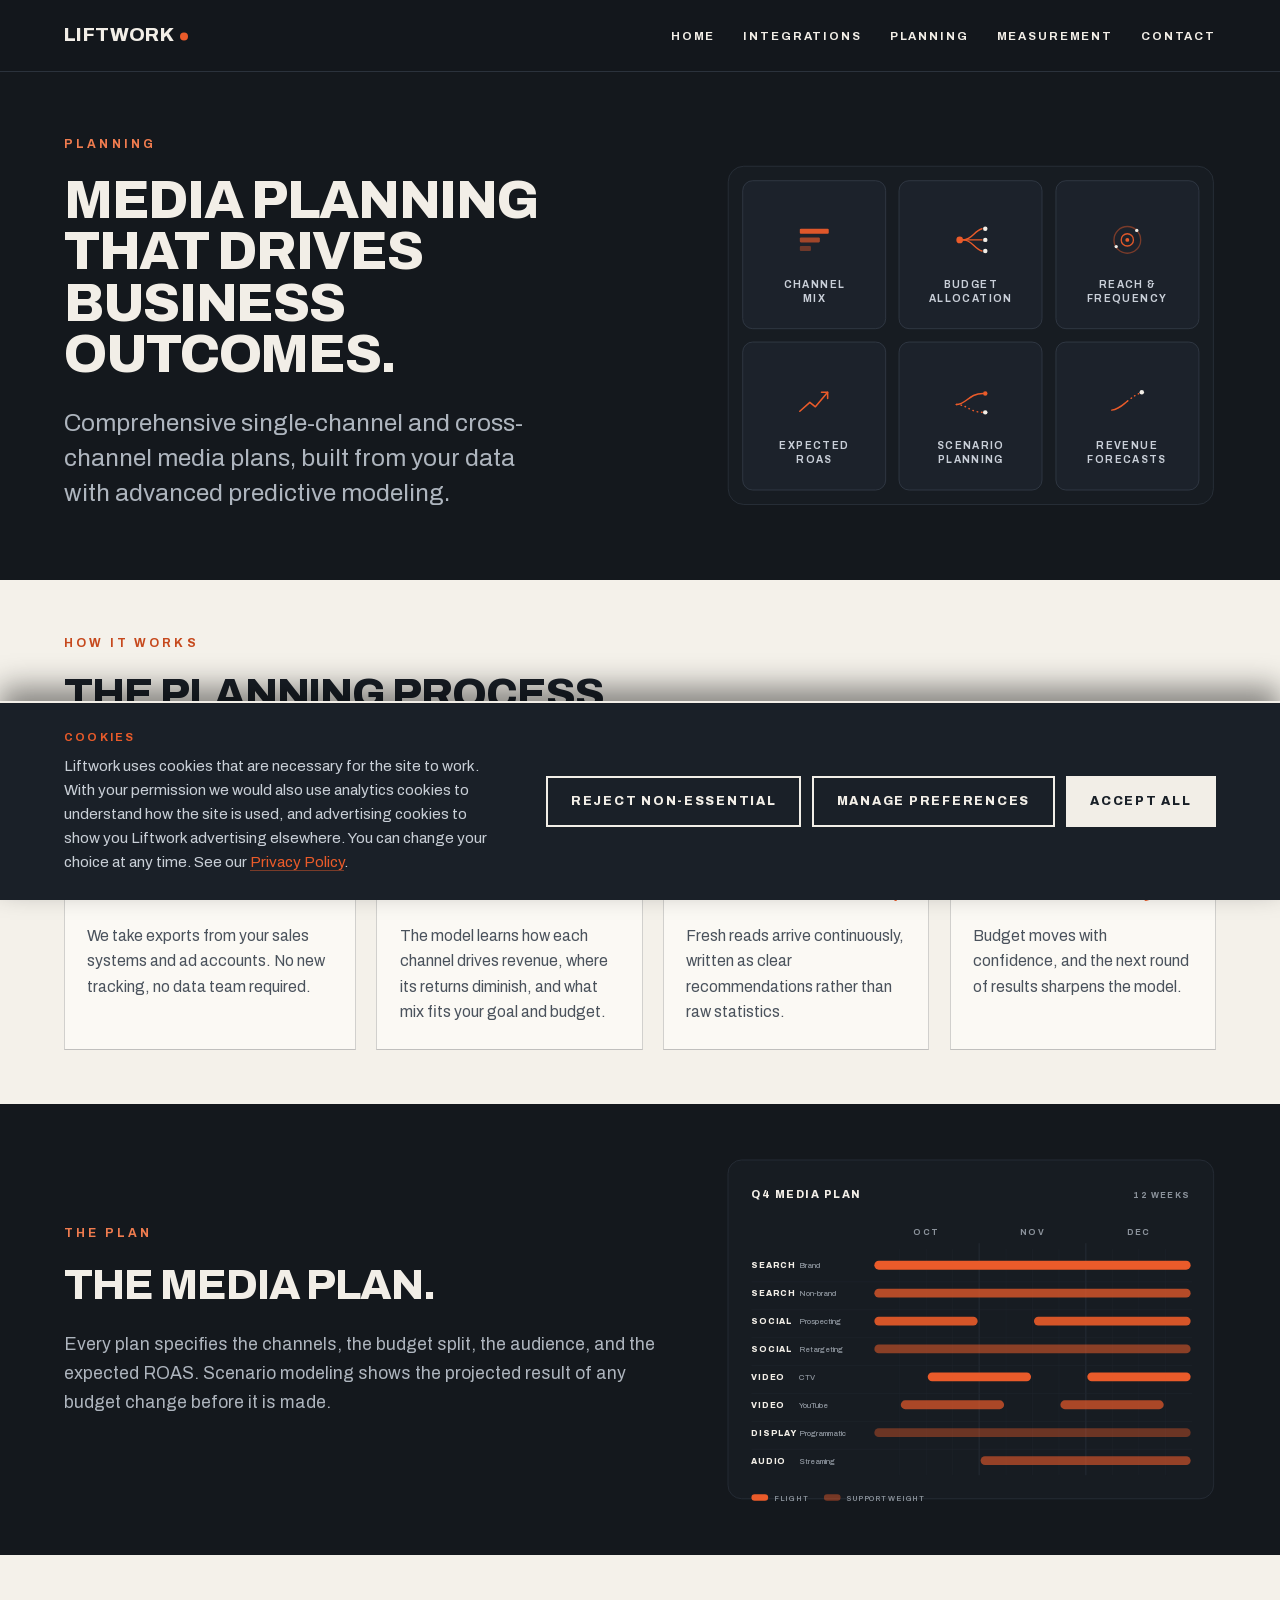
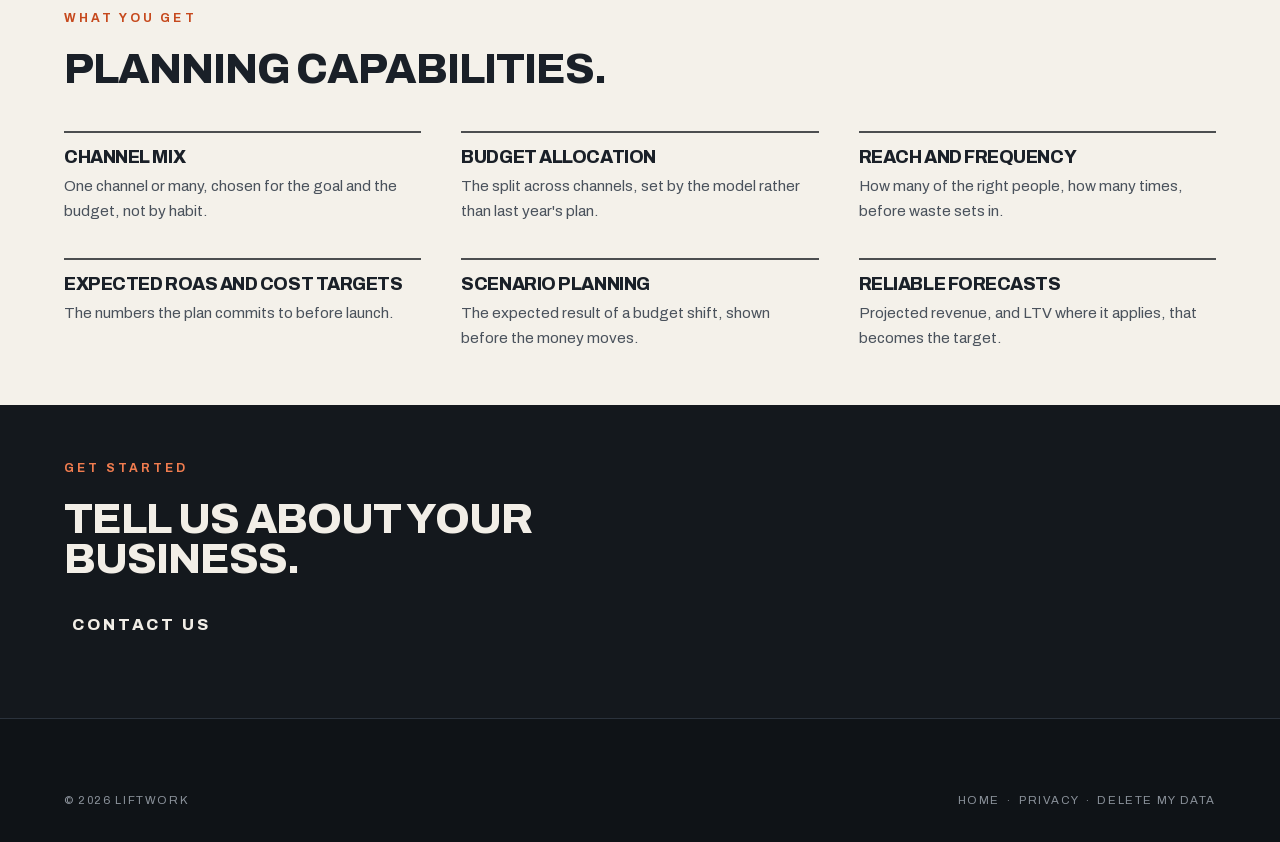
<file: planning/index.html>
<!DOCTYPE html>
<html lang="en"><head><meta charset="utf-8">

<meta name="viewport" content="width=device-width, initial-scale=1">
<title>Planning | Liftwork</title>
<meta name="description" content="Comprehensive single-channel and cross-channel media plans, built from your data with advanced predictive modeling.">
<meta name="theme-color" content="#14181D">
<link rel="icon" href="data:image/svg+xml,%3Csvg xmlns='http://www.w3.org/2000/svg' viewBox='0 0 32 32'%3E%3Ccircle cx='16' cy='16' r='10' fill='%23EA5B2A'/%3E%3Cpolygon points='16,12.5 21.5,17.5 21.5,20.3 16,15.3 10.5,20.3 10.5,17.5' fill='%2314181D'/%3E%3C/svg%3E">
<style>
@font-face{font-family:'Archivo';font-style:normal;font-weight:400 800;font-display:swap;src:url(../fonts/archivo-var.woff2) format('woff2');unicode-range:U+0000-00FF,U+0131,U+0152-0153,U+02BB-02BC,U+02C6,U+02DA,U+02DC,U+2000-206F,U+2074,U+20AC,U+2122,U+2191,U+2193,U+2212,U+2215,U+FEFF,U+FFFD}
</style>
<style>
/* ============================================================
   LIFTWORK
   visual direction: mission control.
   deep charcoal ground, one vivid orange accent, cream plates
   where the work itself is shown. flat, sharp, unadorned.
   ============================================================ */

:root{
  --bg:#14181D;
  --bg-2:#1A2028;
  --bg-3:#20262F;
  --line:#2B323C;
  --text:#F2EEE7;
  --text-mid:#AEB5BE;
  --text-dim:#8B929B;
  --orange:#EA5B2A;
  --orange-light:#F07C4F;
  --plate:#F4F1EA;
  --shadow:rgba(0,0,0,.35);

  --display:'Archivo','Helvetica Neue',Helvetica,Arial,sans-serif;
  --gutter:clamp(1.25rem,5vw,4.5rem);
  --head-h:4.5rem;
}

*,*::before,*::after{box-sizing:border-box}
html{-webkit-text-size-adjust:100%;scroll-behavior:smooth}

body{
  margin:0;
  background:var(--bg);
  color:var(--text);
  font-family:var(--display);
  font-size:clamp(1rem,.96rem + .18vw,1.1rem);
  line-height:1.6;
  -webkit-font-smoothing:antialiased;
  overflow-x:hidden;
}

::selection{background:var(--orange);color:#fff}

.wrap{max-width:1280px;margin:0 auto;padding-inline:var(--gutter)}

/* ---------- type ---------- */

h1,h2,h3{margin:0;font-weight:800;line-height:.95;letter-spacing:-.025em;text-transform:uppercase}
.display-xl{font-size:clamp(1.9rem,.45rem + 2.45vw,2.8rem);line-height:1.07}
.display-l {font-size:clamp(1.9rem,1.05rem + 2.9vw,3.7rem)}
.display-m {font-size:clamp(1.55rem,1.05rem + 2vw,2.7rem)}

.kicker{
  display:block;
  font-size:clamp(.7rem,.66rem + .12vw,.78rem);
  font-weight:700;letter-spacing:.26em;text-transform:uppercase;
  color:var(--orange-light);
}
.hero .kicker{
  font-size:clamp(.88rem,.78rem + .3vw,1.1rem);
  font-weight:800;letter-spacing:.23em;
  margin-bottom:1.9rem;
}
.lede{font-size:clamp(1.15rem,1.02rem + .62vw,1.6rem);line-height:1.45;max-width:38ch;color:var(--text-mid)}
.body{max-width:60ch;color:var(--text-mid);line-height:1.65}

/* ---------- masthead ---------- */

.masthead{
  position:sticky;top:0;z-index:50;
  background:rgba(20,24,29,.94);
  backdrop-filter:blur(8px);
  border-bottom:1px solid var(--line);
  height:var(--head-h);
  display:flex;align-items:center;
}
.masthead .wrap{display:flex;align-items:center;justify-content:space-between;gap:1.5rem;width:100%}
.wordmark{font-weight:800;font-size:1.2rem;letter-spacing:.02em;text-transform:uppercase;text-decoration:none;color:var(--text);display:inline-flex;align-items:baseline}
.wordmark::after{content:"";width:.42em;height:.42em;border-radius:50%;background:var(--orange);margin-left:.3em;transform:translateY(-.02em)}
.masthead nav ul{display:flex;gap:clamp(.9rem,2.2vw,2.1rem);list-style:none;margin:0;padding:0}
.masthead nav a{
  font-size:.72rem;font-weight:700;letter-spacing:.16em;text-transform:uppercase;
  color:var(--text);text-decoration:none;
  border-bottom:2px solid transparent;padding-bottom:2px;
}
.masthead nav a:hover,.masthead nav a:focus-visible{border-bottom-color:var(--orange);color:var(--orange-light)}
.nav-check{position:absolute;width:1px;height:1px;margin:-1px;padding:0;overflow:hidden;clip:rect(0 0 0 0);clip-path:inset(50%);white-space:nowrap;border:0}
.nav-check:focus-visible ~ .nav-toggle{outline:2px solid var(--orange);outline-offset:4px}
.nav-toggle{
  display:none;
  background:none;border:0;cursor:pointer;padding:.55rem .35rem;
  margin-right:-.35rem;
}
.nav-toggle span{
  display:block;width:24px;height:2.5px;background:var(--text);
  margin:5px 0;transition:transform .18s ease, opacity .18s ease;
}
.nav-check:checked ~ .nav-toggle span:nth-child(1){transform:translateY(7.5px) rotate(45deg)}
.nav-check:checked ~ .nav-toggle span:nth-child(2){opacity:0}
.nav-check:checked ~ .nav-toggle span:nth-child(3){transform:translateY(-7.5px) rotate(-45deg)}

@media (max-width:680px){
  .nav-toggle{display:block}
  .masthead nav{
    position:absolute;top:var(--head-h);left:0;right:0;
    background:var(--bg);border-bottom:1px solid var(--line);
    display:none;
  }
  .nav-check:checked ~ nav{display:block}
  .masthead nav ul{
    flex-direction:column;gap:0;
    padding:0 var(--gutter);
  }
  .masthead nav li{border-top:1px solid var(--line)}
  .masthead nav a{
    display:block;padding:1.05rem 0;border-bottom:0;font-size:.8rem;
  }
}

/* ---------- sections ---------- */

.poster{padding-block:clamp(4rem,10vh,8rem)}
.poster--tight{padding-block:clamp(3rem,6vh,5rem)}
section[id]{scroll-margin-top:var(--head-h)}
.panel-dark{background:var(--plate);color:#1A2028}
.panel-dark .body{color:#4A525C}
.panel-dark .kicker{color:#C6491D}
.panel-dark .act{color:#1A2028}
.panel-dark .act:hover,.panel-dark .act:focus-visible{color:var(--orange)}
.panel-dark .step p{color:#4A525C}
.panel-dark .steps{border-top-color:rgba(20,24,29,.25)}
.panel-dark .steps > li{border-bottom-color:rgba(20,24,29,.25)}
.panel-dark .step-mark img{border:1px solid rgba(20,24,29,.12)}
.panel-dark .services li{border-top-color:rgba(20,24,29,.18)}
.panel-dark .panel-ui{border-color:rgba(20,24,29,.25)}
#platform .panel-ui{background:#1B212A;border:1px solid var(--line);padding:.65rem}
#platform .panel-ui img{border-radius:4px}

/* ---------- hero: fills the screen, and nothing below it shows ---------- */

.hero{
  max-width:1400px;
  min-height:calc(100svh - var(--head-h));
  display:grid;align-content:center;
  gap:clamp(2rem,4vw,2.4rem) clamp(2rem,4vw,4rem);
  grid-template-columns:1fr;
  grid-template-areas:"copy" "plate" "act";
  padding-block:clamp(2rem,4vh,3.5rem);
}
.hero-copy{grid-area:copy}
.hero > .plate{grid-area:plate;align-self:center}
.hero > .actions{grid-area:act;margin-top:0}
@media (min-width:940px){
  .hero{grid-template-columns:minmax(0,1.02fr) minmax(0,.98fr);grid-template-areas:"copy plate" "act plate";align-content:center}
  .hero-copy{align-self:end}
  .hero > .actions{align-self:start}
}
.hero h1{margin-block:0 1.8rem;max-width:15ch}
@media (min-width:940px){.hero h1{max-width:none}}
.br-lg{display:none}
@media (min-width:1150px){.br-lg{display:block}}

/* ---------- buttons: a printed slab and a marked link. no outlined boxes. ---------- */

.actions{display:flex;flex-wrap:wrap;align-items:center;gap:clamp(1.6rem,4vw,3rem);margin-top:clamp(2rem,4vw,2.8rem)}

/* actions: no boxes. a ring is drawn around the label on hover. */
.act{
  position:relative;z-index:0;display:inline-block;
  font:inherit;font-weight:800;font-size:1rem;letter-spacing:.18em;text-transform:uppercase;
  color:var(--text);background:none;border:0;cursor:pointer;text-decoration:none;
  padding:.55rem .5rem;
}
.act{transition:color .16s ease}
.act:hover,.act:focus-visible{color:var(--orange-light)}
.act--quiet{color:var(--text-dim);font-weight:700}
.act--quiet:hover,.act--quiet:focus-visible{color:var(--orange-light)}

/* ---------- plates ---------- */

.plate{width:100%;display:flex;justify-content:center}
.plate svg,.plate img{display:block;width:100%;height:auto}
.hero .plate img{max-height:min(88svh,900px);width:auto;max-width:100%}
@media (min-width:940px){.hero .plate img{width:150%;max-width:none;max-height:none;margin:-13% -25%}}
.hero .plate .hero-net{width:100%;max-width:min(92svh,820px);height:auto}
.targ-wrap{position:relative;width:100%;max-width:34rem}
.targ-wrap img{display:block;width:100%;height:auto}
.targ-anim{position:absolute;inset:0;width:100%;height:100%}
.tdot{animation:tdrift var(--du) ease-in-out var(--de) infinite alternate}
@keyframes tdrift{to{transform:translate(var(--dx),var(--dy))}}
.targ-pulse{opacity:0;animation:tpulse 6s ease-out infinite;transform-origin:450px 445px}
@keyframes tpulse{0%{opacity:.5;transform:scale(.78)}70%{opacity:0;transform:scale(1.12)}100%{opacity:0;transform:scale(1.12)}}
@media (min-width:940px){.hero .plate .hero-net{width:142%;max-width:none;margin:-13% -19%}}
.net-rings circle{fill:none;stroke:#20272F;stroke-width:1}
.net-lines line{stroke:#2C343F;stroke-width:1}
.net-nodes circle{fill:#1C222B;stroke:#39424E;stroke-width:1.25}
.net-nodes path,.net-nodes text,.net-nodes rect{transition:fill .25s ease}
.net-nodes .node circle{transition:stroke .25s ease}
.net-nodes .node:hover circle{stroke:#5A6572}
.n-googleads path{fill:#4285F4}
.n-meta path{fill:#0081FB}
.n-amazon path{fill:#FF9900}
.n-tiktok path{fill:#FE2C55}
.n-instagram path{fill:#E4405F}
.n-youtube path{fill:#FF0000}
.n-linkedin path{fill:#0A66C2}
.n-pinterest path{fill:#E60023}
.n-openai path{fill:#10A37F}
.n-googleanalytics path{fill:#F9AB00}
.n-snapchat path{fill:#FFFC00}
.n-reddit path{fill:#FF4500}
.n-claude path{fill:#D97757}
.n-microsoft rect:nth-of-type(1){fill:#F25022}
.n-microsoft rect:nth-of-type(2){fill:#7FBA00}
.n-microsoft rect:nth-of-type(3){fill:#00A4EF}
.n-microsoft rect:nth-of-type(4){fill:#FFB900}
.net-nodes .node:hover path,.net-nodes .node:hover rect{fill:#E4E8ED}
.n-ttd .img-grey{opacity:0;transition:opacity .25s ease}
.n-ttd:hover .img-grey{opacity:1}
.n-ttd .img-color{transition:opacity .25s ease}
.n-ttd:hover .img-color{opacity:0}
.pulse{fill:var(--orange);opacity:0;animation:net-pulse 6s cubic-bezier(.5,.05,.55,.95) infinite;animation-delay:var(--d)}
@keyframes net-pulse{
  0%{transform:translate(var(--x0),var(--y0));opacity:0}
  8%{opacity:.95}
  46%{transform:translate(500px,500px);opacity:.95}
  54%{transform:translate(500px,500px);opacity:0}
  100%{transform:translate(500px,500px);opacity:0}
}
.net-halo{animation:net-breathe 5.5s ease-in-out infinite alternate;transform-origin:500px 500px}
@keyframes net-breathe{from{opacity:.75;transform:scale(1)}to{opacity:1;transform:scale(1.08)}}
.hero-bleed{overflow:clip}
.raking{transform-origin:20% 88%;animation:rake 36s ease-in-out infinite alternate}
@keyframes rake{
  from{transform:skewX(-2deg) scaleX(1)}
  to  {transform:skewX(-13deg) scaleX(1.16)}
}

/* ---------- split ---------- */

.split{display:grid;gap:clamp(2.4rem,5vw,4.5rem);grid-template-columns:1fr;align-items:center}
@media (min-width:940px){.split{grid-template-columns:1.1fr .9fr}}
.split .plate img{max-width:34rem;margin-inline:auto}
.radar-wrap{position:relative;max-width:34rem;margin-inline:auto;background:var(--plate);border:1px solid var(--line);padding:clamp(1.2rem,2.5vw,2rem)}
.radar-key{
  position:absolute;top:1rem;right:1.2rem;
  display:flex;flex-direction:column;gap:.3rem;
}
.radar-key span{
  display:flex;align-items:center;gap:.45rem;
  font-size:.66rem;font-weight:700;letter-spacing:.14em;text-transform:uppercase;color:#4A5560;
}
.radar-key i{width:.62rem;height:.62rem;display:inline-block}
@media (min-width:940px){.split--flip > div:first-child{order:2}.split--flip .plate{order:1}}

/* ---------- steps ---------- */

.steps{list-style:none;margin:2.6rem 0 0;padding:0;display:grid;gap:clamp(1rem,1.6vw,1.4rem);grid-template-columns:1fr}
@media (min-width:860px){.steps{grid-template-columns:1fr 1fr}}
@media (min-width:1100px){.steps{grid-template-columns:repeat(4,1fr)}.step-head img{width:4.6rem;height:4.6rem}.step-head .step-ico{width:3rem;height:3rem}}
.steps > li{border:1px solid rgba(20,24,29,.18);background:#FBF9F4;padding:1.5rem 1.4rem 1.6rem}
.step-head{display:flex;align-items:center;justify-content:space-between;gap:1rem;margin-bottom:.85rem}
.step-title{display:flex;align-items:baseline;gap:.9rem}
.step-num{font-weight:800;font-size:.78rem;letter-spacing:.2em;color:#C6491D}
.step-head h3{font-size:clamp(1.3rem,1rem + 1vw,1.7rem)}
.step-head img{width:5.4rem;height:5.4rem;display:block;border:1px solid rgba(20,24,29,.14)}
.step-head .step-ico{width:3.4rem;height:3.4rem;display:block;flex:none}
.steps p{margin:0;color:#4A525C;line-height:1.6;font-size:.98rem}
.steps .step-spec{margin-top:1.6rem;padding-top:1.4rem;border-top:1px solid rgba(20,24,29,.14);font-size:.73rem;font-weight:700;letter-spacing:.09em;text-transform:uppercase;color:#A08469;line-height:2.1}
.step-spec .sep{color:var(--orange);font-size:1.15em;padding:0 .28em;vertical-align:-.05em}

/* ---------- agents ---------- */

.agents{
  list-style:none;margin:2.8rem 0 0;padding:0;
  display:grid;gap:clamp(1.2rem,2vw,1.6rem);grid-template-columns:1fr;
}
@media (min-width:640px){.agents{grid-template-columns:1fr 1fr}}
@media (min-width:1060px){.agents{grid-template-columns:repeat(4,1fr)}}
.agents li{
  border:1px solid var(--line);
  background:var(--bg-2);
  padding:1.5rem 1.4rem 1.7rem;
  display:flex;flex-direction:column;gap:.9rem;
}
.agents img{width:4.4rem;height:4.4rem;display:block}
.agent-num{
  font-weight:800;font-size:.78rem;letter-spacing:.2em;color:var(--orange-light);
}
.agent-name{font-weight:800;text-transform:uppercase;letter-spacing:-.01em;line-height:.95;font-size:clamp(1.35rem,1rem + 1vw,1.8rem);color:var(--text)}
.agent-what{font-size:1rem;color:var(--text-mid);line-height:1.58}

/* ---------- product panels ---------- */

.panels{display:grid;gap:clamp(1.8rem,3vw,2.6rem);grid-template-columns:1fr;margin-top:2.8rem}
@media (min-width:900px){.panels{grid-template-columns:repeat(3,1fr)}}
.panel-ui{border:1px solid var(--line);background:var(--plate)}
.panel-ui svg,.panel-ui img{display:block;width:100%;height:auto}
.panel-cap{margin-top:1.1rem}
.panel-cap h3{font-size:clamp(1.05rem,1rem + .35vw,1.3rem);margin-bottom:.45rem}
.panel-cap p{margin:0;color:var(--text-mid);font-size:1rem;line-height:1.55;max-width:34ch}

/* ---------- the row line ---------- */

.row-line{
  margin:0;font-weight:800;text-transform:uppercase;letter-spacing:-.025em;line-height:1.04;
  font-size:clamp(1.6rem,.9rem + 2.6vw,2.9rem);
}
.row-line span{display:inline-block;margin-right:.5em}
.row-line .dot{color:var(--orange);margin-right:0}
.panel-dark .row-line .dot{color:var(--orange-light)}

/* ---------- audiences ---------- */

.audiences{list-style:none;margin:2.8rem 0 0;padding:0;display:grid;gap:clamp(1.2rem,2vw,1.6rem);grid-template-columns:1fr}
@media (min-width:720px){.audiences{grid-template-columns:1fr 1fr}}
.audiences li{border:1px solid var(--line);background:var(--bg-2);padding:1.3rem 1.3rem 1.4rem;display:flex;flex-direction:column;gap:.7rem}
.audiences img{width:5.2rem;height:5.2rem;display:block}
.audiences h3{font-size:clamp(1.35rem,1rem + 1vw,1.8rem)}
.audiences p{margin:0;color:var(--text-mid);line-height:1.6;max-width:44ch}

/* ---------- funnel rail ---------- */

.svc-name{font-weight:800;text-transform:uppercase;letter-spacing:-.01em;font-size:clamp(1.1rem,1rem + .5vw,1.35rem);color:#1A2028}
.svc-name .svc-num{font-weight:800;font-size:.72rem;letter-spacing:.2em;color:#C6491D;margin-right:.7rem;vertical-align:.15em}
.svc-cols{display:grid;gap:1.4rem;grid-template-columns:1fr;margin-top:2.8rem}
@media (min-width:640px){.svc-cols{grid-template-columns:1fr 1fr}}
@media (min-width:1000px){.svc-cols{grid-template-columns:repeat(4,1fr)}}
.svc-cols > div{position:relative;background:#FFFFFF;border:1px solid rgba(20,24,29,.1);padding:1.7rem 1.5rem 1.6rem;box-shadow:0 10px 28px rgba(20,24,29,.05)}
.svc-cols > div::before{content:"";position:absolute;top:0;left:1.5rem;right:1.5rem;height:3px;background:var(--col)}
.svc-cols > div:nth-child(1){--col:#EA5B2A}
.svc-cols > div:nth-child(2){--col:#3D4A57}
.svc-cols > div:nth-child(3){--col:#A67C2E}
.svc-cols > div:nth-child(4){--col:#44604F}
.svc-cols .svc-name{font-size:clamp(.88rem,.6rem + .55vw,1rem);white-space:nowrap}
.svc-cols .svc-num{color:var(--col)}
.svc-list{list-style:none;margin:1.1rem 0 0;padding:0}
.svc-list li{padding:.58rem 0;border-bottom:1px solid rgba(20,24,29,.09);color:#3E4650;font-size:.94rem;letter-spacing:.01em}
.svc-list li:last-child{border-bottom:0;padding-bottom:0}
.text-link{font-weight:800;font-size:.95rem;letter-spacing:.14em;text-transform:uppercase;text-decoration:none;color:#C6491D;border-bottom:2px solid rgba(198,73,29,.35);padding-bottom:.25rem;transition:border-color .16s ease}
.text-link:hover,.text-link:focus-visible{border-bottom-color:#C6491D}

/* ---------- audience detail points ---------- */

.aud-points{list-style:none;margin:.3rem 0 0;padding:0;display:grid;gap:.35rem}
.aud-points li{position:relative;padding-left:1.15rem;color:var(--text-mid);font-size:.95rem;line-height:1.5}
.aud-points li::before{content:"";position:absolute;left:0;top:.62em;width:.55rem;height:2px;background:var(--orange)}

/* ---------- service pillars ---------- */

.pillar{margin-top:clamp(3rem,6vw,4.5rem)}
.pillar-head{display:flex;align-items:baseline;gap:1rem;flex-wrap:wrap}
.pillar-head h3{font-size:clamp(1.5rem,1.1rem + 1.6vw,2.3rem)}
.pillar-head .pillar-num{font-weight:800;font-size:.78rem;letter-spacing:.2em;color:#C6491D}
.pillar > p{margin:.8rem 0 0;max-width:56ch;color:#4A525C;line-height:1.6}
.tactics{list-style:none;margin:1.8rem 0 0;padding:0;display:grid;gap:clamp(1rem,1.6vw,1.4rem);grid-template-columns:1fr}
@media (min-width:640px){.tactics{grid-template-columns:1fr 1fr}}
@media (min-width:1060px){.tactics{grid-template-columns:repeat(3,1fr)}}
.tactics li{
  background:#FBF9F4;border:1px solid rgba(20,24,29,.16);
  padding:1.4rem 1.3rem 1.5rem;display:flex;flex-direction:column;gap:.7rem;
}
.tactic-tag{font-weight:800;font-size:.7rem;letter-spacing:.2em;text-transform:uppercase;color:#C6491D}
.tactic-name{font-weight:800;text-transform:uppercase;letter-spacing:-.01em;line-height:1.05;font-size:clamp(1.1rem,1rem + .5vw,1.35rem);color:#1A2028}
.tactic-what{font-size:.95rem;color:#4A525C;line-height:1.55}

/* cream contact form */
.panel-dark label{color:#5A626C}
.panel-dark input,.panel-dark textarea{color:#1A2028;border-bottom-color:rgba(20,24,29,.35)}
.panel-dark input:focus,.panel-dark textarea:focus{border-bottom-color:var(--orange)}
.panel-dark .form-note{color:#5A626C}
.panel-dark .form-note.err{color:#C6491D}
.panel-dark .form-note.ok{color:#1A2028}

/* ---------- contact ---------- */

form{max-width:44rem;margin-top:2.4rem}
.fields{display:grid;gap:1.6rem;grid-template-columns:1fr}
@media (min-width:640px){.fields--2{grid-template-columns:1fr 1fr}}
label{display:block;font-size:.7rem;font-weight:700;letter-spacing:.18em;text-transform:uppercase;color:var(--text-dim);margin-bottom:.5rem}
input,textarea{
  width:100%;font-family:var(--display);font-size:1.05rem;color:var(--text);
  background:transparent;border:0;border-bottom:2px solid var(--line);padding:.65rem 0;border-radius:0;
}
textarea{min-height:6.5rem;resize:vertical}
input:focus,textarea:focus{outline:0;border-bottom-color:var(--orange)}

/* ---------- footer ---------- */

footer{background:#0F1317;color:var(--text);border-top:1px solid var(--line);padding-block:clamp(3rem,7vw,4.5rem) 2rem}
.foot-grid{display:grid;gap:2.4rem;grid-template-columns:1fr}
@media (min-width:680px){.foot-grid{grid-template-columns:1fr 1.5fr 1fr}}
.foot-col .foot-h{margin:0 0 1.1rem;font-size:.7rem;font-weight:700;letter-spacing:.2em;text-transform:uppercase;color:var(--orange-light)}
.foot-col ul{list-style:none;margin:0;padding:0;display:grid;gap:.55rem}
.foot-col li,.foot-col a{font-size:.97rem;color:var(--text-mid);text-decoration:none}
.foot-col a:hover,.foot-col a:focus-visible{color:#fff}
.colophon{
  margin-top:clamp(2.4rem,6vw,3.6rem);padding-top:1.4rem;
  border-top:1px solid var(--line);
  display:flex;justify-content:space-between;gap:1rem;flex-wrap:wrap;
  font-size:.72rem;letter-spacing:.14em;text-transform:uppercase;color:var(--text-dim);
}

/* ---------- a11y ---------- */

:focus-visible{outline:3px solid var(--orange);outline-offset:4px}
.panel-dark :focus-visible{outline-color:var(--orange-light)}
.skip{position:absolute;left:-9999px;background:var(--orange);color:#fff;padding:.9rem 1.3rem;font-weight:700;letter-spacing:.14em;text-transform:uppercase;font-size:.76rem;z-index:100}
.skip:focus{left:1rem;top:1rem}

@media (prefers-reduced-motion:reduce){
  html{scroll-behavior:auto}
  *,*::before,*::after{animation:none !important;transition:none !important}
}

.hp-field{position:absolute;left:-9999px;width:1px;height:1px;overflow:hidden}
.form-note{margin-top:1.4rem;font-size:.95rem;line-height:1.5;min-height:1.4em;color:var(--text-dim)}
.form-note.err{color:var(--orange-light);font-weight:700}
.form-note.ok{color:var(--text);font-weight:700}
.act[disabled]{opacity:.55;cursor:wait}
</style>
<style>
.faq{max-width:52rem;margin-top:2.4rem}
.faq details{border-top:1px solid rgba(20,24,29,.22);padding:1.1rem 0}
.faq details:last-child{border-bottom:1px solid rgba(20,24,29,.22)}
.faq summary{cursor:pointer;font-weight:800;text-transform:uppercase;letter-spacing:-.01em;font-size:1.05rem;color:#1A2028;list-style:none;display:flex;justify-content:space-between;align-items:center;gap:1rem}
.faq summary::after{content:"+";color:var(--orange);font-weight:800;font-size:1.3rem}
.faq details[open] summary::after{content:"\2212"}
.faq p{margin:.8rem 0 0;color:#4A525C;line-height:1.65;max-width:60ch}
.page-hero{padding-block:clamp(3rem,7vh,5rem) clamp(2.5rem,5vh,3.5rem)}
</style>
<style>
.plan-board{width:100%;max-width:36rem;height:auto}
.scen-panel{width:100%;max-width:34rem;height:auto}

.umm{width:100%;max-width:34rem;height:auto}
.benefits{display:grid;gap:2.2rem 2.5rem;grid-template-columns:1fr;margin-top:2.6rem}
@media (min-width:720px){.benefits{grid-template-columns:1fr 1fr}}
@media (min-width:1060px){.benefits{grid-template-columns:repeat(3,1fr)}}
.benefit{border-top:2px solid rgba(20,24,29,.75);padding-top:1rem}
.benefit h3{font-size:1.12rem;margin-bottom:.5rem}
.benefit p{margin:0;color:#4A525C;line-height:1.6;font-size:.96rem}
</style>
  <link rel="stylesheet" href="../consent.css">
</head>
<body>

<a class="skip" href="#main">Skip to content</a>

<header class="masthead">
  <div class="wrap">
    <a class="wordmark" href="../index.html">Liftwork</a>
    <input type="checkbox" id="nav-check" class="nav-check" aria-label="Menu">
    <label for="nav-check" class="nav-toggle" aria-hidden="true">
      <span></span><span></span><span></span>
    </label>
    <nav id="site-nav" aria-label="Primary">
      <ul>
        <li><a href="../index.html">Home</a></li>
        <li><a href="../integrations/index.html">Integrations</a></li>
        <li><a href="../planning/index.html">Planning</a></li>
        <li><a href="../measurement/index.html">Measurement</a></li>
        <li><a href="../index.html#contact">Contact</a></li>
      </ul>
    </nav>
  </div>
</header>

<main id="main">

  <section class="wrap page-hero">
    <div class="split">
      <div>
        <span class="kicker">Planning</span>
        <h1 class="display-l" style="margin-block:1.3rem 1.6rem;max-width:20ch">Media planning that drives business outcomes.</h1>
        <p class="lede">Comprehensive single-channel and cross-channel media plans, built from your data with advanced predictive modeling.</p>
      </div>
      <div class="plate">
        <svg class="plan-board" viewBox="0 0 880 616" xmlns="http://www.w3.org/2000/svg" role="img" aria-label="Six planning capability tiles: channel mix, budget allocation, reach and frequency, expected ROAS, scenario planning, and revenue forecasts."><rect x="4" y="4" width="872" height="608" rx="28" fill="#171C22" stroke="#2B323C" stroke-width="1.5"/><g><rect x="30" y="30" width="257" height="266" rx="18" fill="#1C222B" stroke="#39424E" stroke-width="1.25"/><g stroke="#EA5B2A" stroke-width="0" fill="#EA5B2A"><rect x="132.66666666666666" y="116.4" width="52" height="9" rx="2" opacity=".95"/><rect x="132.66666666666666" y="131.9" width="36" height="9" rx="2" opacity=".65"/><rect x="132.66666666666666" y="147.4" width="20" height="9" rx="2" opacity=".4"/></g><text x="159" y="222" text-anchor="middle" font-family="Archivo,'Helvetica Neue',Helvetica,Arial,sans-serif" font-size="18" font-weight="700" letter-spacing="2.5" fill="#C9CFD8">CHANNEL</text><text x="159" y="248" text-anchor="middle" font-family="Archivo,'Helvetica Neue',Helvetica,Arial,sans-serif" font-size="18" font-weight="700" letter-spacing="2.5" fill="#C9CFD8">MIX</text></g><g><rect x="311" y="30" width="257" height="266" rx="18" fill="#1C222B" stroke="#39424E" stroke-width="1.25"/><g stroke="#EA5B2A" stroke-width="2.6" fill="none" stroke-linecap="round"><path d="M426.0 136.4 C 442.0 136.4, 446.0 120.4, 460.0 116.4"/><path d="M426.0 136.4 C 442.0 136.4, 446.0 136.4, 460.0 136.4"/><path d="M426.0 136.4 C 442.0 136.4, 446.0 152.4, 460.0 156.4"/></g><circle cx="420.0" cy="136.4" r="6" fill="#EA5B2A"/><circle cx="466.0" cy="116.4" r="4" fill="#F2EEE7"/><circle cx="466.0" cy="136.4" r="4" fill="#F2EEE7"/><circle cx="466.0" cy="156.4" r="4" fill="#F2EEE7"/><text x="440" y="222" text-anchor="middle" font-family="Archivo,'Helvetica Neue',Helvetica,Arial,sans-serif" font-size="18" font-weight="700" letter-spacing="2.5" fill="#C9CFD8">BUDGET</text><text x="440" y="248" text-anchor="middle" font-family="Archivo,'Helvetica Neue',Helvetica,Arial,sans-serif" font-size="18" font-weight="700" letter-spacing="2.5" fill="#C9CFD8">ALLOCATION</text></g><g><rect x="593" y="30" width="257" height="266" rx="18" fill="#1C222B" stroke="#39424E" stroke-width="1.25"/><g fill="none" stroke="#EA5B2A" stroke-width="2.4"><circle cx="721.3333333333333" cy="136.4" r="11" opacity=".95"/><circle cx="721.3333333333333" cy="136.4" r="24" opacity=".45"/></g><circle cx="721.3333333333333" cy="136.4" r="3.5" fill="#EA5B2A"/><circle cx="738.3333333333333" cy="119.4" r="3" fill="#F2EEE7"/><circle cx="701.3333333333333" cy="148.4" r="3" fill="#F2EEE7"/><text x="721" y="222" text-anchor="middle" font-family="Archivo,'Helvetica Neue',Helvetica,Arial,sans-serif" font-size="18" font-weight="700" letter-spacing="2.5" fill="#C9CFD8">REACH &</text><text x="721" y="248" text-anchor="middle" font-family="Archivo,'Helvetica Neue',Helvetica,Arial,sans-serif" font-size="18" font-weight="700" letter-spacing="2.5" fill="#C9CFD8">FREQUENCY</text></g><g><rect x="30" y="320" width="257" height="266" rx="18" fill="#1C222B" stroke="#39424E" stroke-width="1.25"/><g fill="none" stroke="#EA5B2A" stroke-width="2.8" stroke-linecap="round" stroke-linejoin="round"><path d="M132.66666666666666 444.4 L 150.66666666666666 428.4 L 160.66666666666666 436.4 L 182.66666666666666 410.4"/><path d="M171.66666666666666 410.4 L 182.66666666666666 410.4 L 182.66666666666666 421.4"/></g><text x="159" y="512" text-anchor="middle" font-family="Archivo,'Helvetica Neue',Helvetica,Arial,sans-serif" font-size="18" font-weight="700" letter-spacing="2.5" fill="#C9CFD8">EXPECTED</text><text x="159" y="538" text-anchor="middle" font-family="Archivo,'Helvetica Neue',Helvetica,Arial,sans-serif" font-size="18" font-weight="700" letter-spacing="2.5" fill="#C9CFD8">ROAS</text></g><g><rect x="311" y="320" width="257" height="266" rx="18" fill="#1C222B" stroke="#39424E" stroke-width="1.25"/><g fill="none" stroke="#EA5B2A" stroke-width="2.6" stroke-linecap="round"><path d="M414.0 432.4 C 432.0 432.4, 436.0 412.4, 462.0 412.4"/><path d="M414.0 432.4 C 434.0 432.4, 438.0 446.4, 462.0 446.4" stroke-dasharray="1 7"/></g><circle cx="466.0" cy="412.4" r="4" fill="#EA5B2A"/><circle cx="466.0" cy="446.4" r="4" fill="#F2EEE7"/><text x="440" y="512" text-anchor="middle" font-family="Archivo,'Helvetica Neue',Helvetica,Arial,sans-serif" font-size="18" font-weight="700" letter-spacing="2.5" fill="#C9CFD8">SCENARIO</text><text x="440" y="538" text-anchor="middle" font-family="Archivo,'Helvetica Neue',Helvetica,Arial,sans-serif" font-size="18" font-weight="700" letter-spacing="2.5" fill="#C9CFD8">PLANNING</text></g><g><rect x="593" y="320" width="257" height="266" rx="18" fill="#1C222B" stroke="#39424E" stroke-width="1.25"/><g fill="none" stroke="#EA5B2A" stroke-width="2.6" stroke-linecap="round"><path d="M693.3333333333333 442.4 C 707.3333333333333 440.4, 713.3333333333333 432.4, 721.3333333333333 426.4"/><path d="M721.3333333333333 426.4 C 731.3333333333333 418.4, 737.3333333333333 414.4, 747.3333333333333 410.4" stroke-dasharray="1 7"/></g><circle cx="747.3333333333333" cy="410.4" r="4" fill="#F2EEE7"/><text x="721" y="512" text-anchor="middle" font-family="Archivo,'Helvetica Neue',Helvetica,Arial,sans-serif" font-size="18" font-weight="700" letter-spacing="2.5" fill="#C9CFD8">REVENUE</text><text x="721" y="538" text-anchor="middle" font-family="Archivo,'Helvetica Neue',Helvetica,Arial,sans-serif" font-size="18" font-weight="700" letter-spacing="2.5" fill="#C9CFD8">FORECASTS</text></g></svg>
      </div>
    </div>
  </section>


  <section class="panel-dark poster--tight">
    <div class="wrap">
    <span class="kicker">How it works</span>
    <h2 class="display-m" style="margin-block:1.3rem 1.6rem;max-width:24ch">The planning process.</h2>
    <p class="body" style="max-width:58ch">Four steps: connect your data, model it, review the recommendations, and put the plan to work.</p>
    <ol class="steps" style="margin-top:2rem">
      <li>
        <div class="step-head"><span class="step-title"><span class="step-num">01</span><h3>Connect</h3></span><svg class="step-ico" viewBox="0 0 56 56" xmlns="http://www.w3.org/2000/svg" aria-hidden="true"><g fill="none" stroke="#EA5B2A" stroke-width="2.8" stroke-linecap="round"><path d="M8 14 C 22 14, 26 26, 40 27"/><path d="M8 28 L 40 28"/><path d="M8 42 C 22 42, 26 30, 40 29"/></g><circle cx="45" cy="28" r="5.5" fill="#EA5B2A"/></svg></div>
        <p>We take exports from your sales systems and ad accounts. No new tracking, no data team required.</p>
      </li>
      <li>
        <div class="step-head"><span class="step-title"><span class="step-num">02</span><h3>Model</h3></span><svg class="step-ico" viewBox="0 0 56 56" xmlns="http://www.w3.org/2000/svg" aria-hidden="true"><circle cx="13" cy="36" r="2.8" fill="#14181D"/><circle cx="22" cy="41" r="2.8" fill="#14181D"/><circle cx="27" cy="26" r="2.8" fill="#14181D"/><circle cx="38" cy="27" r="2.8" fill="#14181D"/><circle cx="44" cy="14" r="2.8" fill="#14181D"/><path d="M8 44 C 20 42, 30 34, 48 12" fill="none" stroke="#EA5B2A" stroke-width="2.8" stroke-linecap="round"/></svg></div>
        <p>The model learns how each channel drives revenue, where its returns diminish, and what mix fits your goal and budget.</p>
      </li>
      <li>
        <div class="step-head"><span class="step-title"><span class="step-num">03</span><h3>Review</h3></span><svg class="step-ico" viewBox="0 0 56 56" xmlns="http://www.w3.org/2000/svg" aria-hidden="true"><g fill="none" stroke="#EA5B2A" stroke-width="2.8" stroke-linecap="round"><circle cx="24" cy="24" r="14"/><path d="M34.5 34.5 L 46 46"/></g><circle cx="24" cy="24" r="4" fill="#14181D"/></svg></div>
        <p>Fresh reads arrive continuously, written as clear recommendations rather than raw statistics.</p>
      </li>
      <li>
        <div class="step-head"><span class="step-title"><span class="step-num">04</span><h3>Act</h3></span><svg class="step-ico" viewBox="0 0 56 56" xmlns="http://www.w3.org/2000/svg" aria-hidden="true"><g fill="none" stroke="#EA5B2A" stroke-width="2.8" stroke-linecap="round" stroke-linejoin="round"><path d="M8 46 C 18 44, 30 34, 42 16"/><path d="M32 15 L 42 16 L 43 26"/></g><circle cx="46" cy="11" r="3.2" fill="#14181D"/></svg></div>
        <p>Budget moves with confidence, and the next round of results sharpens the model.</p>
      </li>
    </ol>
    </div>
  </section>

  <section class="wrap poster--tight">
    <div class="split">
      <div>
        <span class="kicker">The plan</span>
        <h2 class="display-m" style="margin-block:1.3rem 1.6rem;max-width:22ch">The media plan.</h2>
        <p class="body">Every plan specifies the channels, the budget split, the audience, and the expected ROAS. Scenario modeling shows the projected result of any budget change before it is made.</p>
      </div>
      <div class="plate">
        <svg class="scen-panel" viewBox="0 0 1000 700" xmlns="http://www.w3.org/2000/svg" role="img" aria-label="A quarterly media plan flighting calendar: search, social, video, display, and audio tactics shown as flight bars across the weeks of October, November, and December.">
<rect x="4" y="4" width="992" height="692" rx="28" fill="#171C22" stroke="#2B323C" stroke-width="1.5"/>
<text x="52" y="82" font-family="Archivo,'Helvetica Neue',Helvetica,Arial,sans-serif" font-size="22" font-weight="800" letter-spacing="3" fill="#F2EEE7">Q4 MEDIA PLAN</text>
<text x="948" y="82" text-anchor="end" font-family="Archivo,'Helvetica Neue',Helvetica,Arial,sans-serif" font-size="17" font-weight="700" letter-spacing="2.5" fill="#8B929B">12 WEEKS</text><text x="409" y="158" text-anchor="middle" font-family="Archivo,'Helvetica Neue',Helvetica,Arial,sans-serif" font-size="17" font-weight="700" letter-spacing="2.5" fill="#8B929B">OCT</text><text x="626" y="158" text-anchor="middle" font-family="Archivo,'Helvetica Neue',Helvetica,Arial,sans-serif" font-size="17" font-weight="700" letter-spacing="2.5" fill="#8B929B">NOV</text><line x1="517" y1="174" x2="517" y2="648" stroke="#2B323C" stroke-width="1.5"/><text x="843" y="158" text-anchor="middle" font-family="Archivo,'Helvetica Neue',Helvetica,Arial,sans-serif" font-size="17" font-weight="700" letter-spacing="2.5" fill="#8B929B">DEC</text><line x1="735" y1="174" x2="735" y2="648" stroke="#2B323C" stroke-width="1.5"/><line x1="354" y1="186" x2="354" y2="648" stroke="#20262F" stroke-width="1"/><line x1="409" y1="186" x2="409" y2="648" stroke="#20262F" stroke-width="1"/><line x1="463" y1="186" x2="463" y2="648" stroke="#20262F" stroke-width="1"/><line x1="572" y1="186" x2="572" y2="648" stroke="#20262F" stroke-width="1"/><line x1="626" y1="186" x2="626" y2="648" stroke="#20262F" stroke-width="1"/><line x1="680" y1="186" x2="680" y2="648" stroke="#20262F" stroke-width="1"/><line x1="789" y1="186" x2="789" y2="648" stroke="#20262F" stroke-width="1"/><line x1="843" y1="186" x2="843" y2="648" stroke="#20262F" stroke-width="1"/><line x1="898" y1="186" x2="898" y2="648" stroke="#20262F" stroke-width="1"/><text x="52" y="225" font-family="Archivo,'Helvetica Neue',Helvetica,Arial,sans-serif" font-size="17" font-weight="800" letter-spacing="1.5" fill="#F2EEE7">SEARCH</text><text x="150" y="225" font-family="Archivo,'Helvetica Neue',Helvetica,Arial,sans-serif" font-size="16" font-weight="500" fill="#8B929B">Brand</text><rect x="303" y="210" width="646" height="18" rx="9.0" fill="#EA5B2A" opacity="1.0"/><line x1="52" y1="253" x2="952" y2="253" stroke="#20262F" stroke-width="1"/><text x="52" y="282" font-family="Archivo,'Helvetica Neue',Helvetica,Arial,sans-serif" font-size="17" font-weight="800" letter-spacing="1.5" fill="#F2EEE7">SEARCH</text><text x="150" y="282" font-family="Archivo,'Helvetica Neue',Helvetica,Arial,sans-serif" font-size="16" font-weight="500" fill="#8B929B">Non-brand</text><rect x="303" y="267" width="646" height="18" rx="9.0" fill="#EA5B2A" opacity="0.75"/><line x1="52" y1="310" x2="952" y2="310" stroke="#20262F" stroke-width="1"/><text x="52" y="339" font-family="Archivo,'Helvetica Neue',Helvetica,Arial,sans-serif" font-size="17" font-weight="800" letter-spacing="1.5" fill="#F2EEE7">SOCIAL</text><text x="150" y="339" font-family="Archivo,'Helvetica Neue',Helvetica,Arial,sans-serif" font-size="16" font-weight="500" fill="#8B929B">Prospecting</text><rect x="303" y="324" width="211" height="18" rx="9.0" fill="#EA5B2A" opacity="0.9"/><rect x="629" y="324" width="320" height="18" rx="9.0" fill="#EA5B2A" opacity="0.9"/><line x1="52" y1="367" x2="952" y2="367" stroke="#20262F" stroke-width="1"/><text x="52" y="396" font-family="Archivo,'Helvetica Neue',Helvetica,Arial,sans-serif" font-size="17" font-weight="800" letter-spacing="1.5" fill="#F2EEE7">SOCIAL</text><text x="150" y="396" font-family="Archivo,'Helvetica Neue',Helvetica,Arial,sans-serif" font-size="16" font-weight="500" fill="#8B929B">Retargeting</text><rect x="303" y="381" width="646" height="18" rx="9.0" fill="#EA5B2A" opacity="0.55"/><line x1="52" y1="424" x2="952" y2="424" stroke="#20262F" stroke-width="1"/><text x="52" y="453" font-family="Archivo,'Helvetica Neue',Helvetica,Arial,sans-serif" font-size="17" font-weight="800" letter-spacing="1.5" fill="#F2EEE7">VIDEO</text><text x="150" y="453" font-family="Archivo,'Helvetica Neue',Helvetica,Arial,sans-serif" font-size="16" font-weight="500" fill="#8B929B">CTV</text><rect x="412" y="438" width="211" height="18" rx="9.0" fill="#EA5B2A" opacity="1.0"/><rect x="738" y="438" width="211" height="18" rx="9.0" fill="#EA5B2A" opacity="1.0"/><line x1="52" y1="481" x2="952" y2="481" stroke="#20262F" stroke-width="1"/><text x="52" y="510" font-family="Archivo,'Helvetica Neue',Helvetica,Arial,sans-serif" font-size="17" font-weight="800" letter-spacing="1.5" fill="#F2EEE7">VIDEO</text><text x="150" y="510" font-family="Archivo,'Helvetica Neue',Helvetica,Arial,sans-serif" font-size="16" font-weight="500" fill="#8B929B">YouTube</text><rect x="357" y="495" width="211" height="18" rx="9.0" fill="#EA5B2A" opacity="0.7"/><rect x="683" y="495" width="211" height="18" rx="9.0" fill="#EA5B2A" opacity="0.7"/><line x1="52" y1="538" x2="952" y2="538" stroke="#20262F" stroke-width="1"/><text x="52" y="567" font-family="Archivo,'Helvetica Neue',Helvetica,Arial,sans-serif" font-size="17" font-weight="800" letter-spacing="1.5" fill="#F2EEE7">DISPLAY</text><text x="150" y="567" font-family="Archivo,'Helvetica Neue',Helvetica,Arial,sans-serif" font-size="16" font-weight="500" fill="#8B929B">Programmatic</text><rect x="303" y="552" width="646" height="18" rx="9.0" fill="#EA5B2A" opacity="0.4"/><line x1="52" y1="595" x2="952" y2="595" stroke="#20262F" stroke-width="1"/><text x="52" y="624" font-family="Archivo,'Helvetica Neue',Helvetica,Arial,sans-serif" font-size="17" font-weight="800" letter-spacing="1.5" fill="#F2EEE7">AUDIO</text><text x="150" y="624" font-family="Archivo,'Helvetica Neue',Helvetica,Arial,sans-serif" font-size="16" font-weight="500" fill="#8B929B">Streaming</text><rect x="520" y="609" width="429" height="18" rx="9.0" fill="#EA5B2A" opacity="0.6"/><rect x="52" y="687" width="34" height="13" rx="6.5" fill="#EA5B2A"/><text x="98" y="700" font-family="Archivo,'Helvetica Neue',Helvetica,Arial,sans-serif" font-size="15" font-weight="600" letter-spacing="1.5" fill="#8B929B">FLIGHT</text><rect x="200" y="687" width="34" height="13" rx="6.5" fill="#EA5B2A" opacity=".45"/><text x="246" y="700" font-family="Archivo,'Helvetica Neue',Helvetica,Arial,sans-serif" font-size="15" font-weight="600" letter-spacing="1.5" fill="#8B929B">SUPPORT WEIGHT</text></svg>
      </div>
    </div>
  </section>




  <section class="panel-dark poster--tight">
    <div class="wrap">
      <span class="kicker">What you get</span>
      <h2 class="display-m" style="margin-block:1.3rem 1.6rem;max-width:24ch">Planning capabilities.</h2>
      <div class="benefits">
        <div class="benefit"><h3>Channel mix</h3><p>One channel or many, chosen for the goal and the budget, not by habit.</p></div>
        <div class="benefit"><h3>Budget allocation</h3><p>The split across channels, set by the model rather than last year's plan.</p></div>
        <div class="benefit"><h3>Reach and frequency</h3><p>How many of the right people, how many times, before waste sets in.</p></div>
        <div class="benefit"><h3>Expected ROAS and cost targets</h3><p>The numbers the plan commits to before launch.</p></div>
        <div class="benefit"><h3>Scenario planning</h3><p>The expected result of a budget shift, shown before the money moves.</p></div>
        <div class="benefit"><h3>Reliable forecasts</h3><p>Projected revenue, and LTV where it applies, that becomes the target.</p></div>
      </div>

    </div>
  </section>

  <section class="wrap poster--tight" style="padding-bottom:clamp(4rem,8vh,6rem)">
    <span class="kicker">Get started</span>
    <h2 class="display-m" style="margin-block:1.3rem 1.5rem;max-width:18ch">Tell us about your business.</h2>
    <div class="actions" style="margin-top:1.2rem">
      <a class="act" href="../index.html#contact">Contact us</a>
    </div>
  </section>
</main>

<footer>
  <div class="wrap">
    <div class="colophon" style="margin-top:0;border-top:0;padding-top:0">
      <span>© 2026 Liftwork</span>
      <span><a href="../index.html" style="color:inherit;text-decoration:none">Home</a> &nbsp;·&nbsp; <a href="../privacy/index.html" style="color:inherit;text-decoration:none">Privacy</a> &nbsp;·&nbsp; <a href="../data-deletion/index.html" style="color:inherit;text-decoration:none">Delete my data</a></span>
    </div>
  </div>
</footer>

<script>
(function(){
  var c=document.getElementById('nav-check'), n=document.getElementById('site-nav');
  if(c&&n){ n.addEventListener('click',function(e){ if(e.target.tagName==='A'){c.checked=false;} }); }
})();
</script>

<script src="../consent.js" defer></script>
</body></html>
</file>
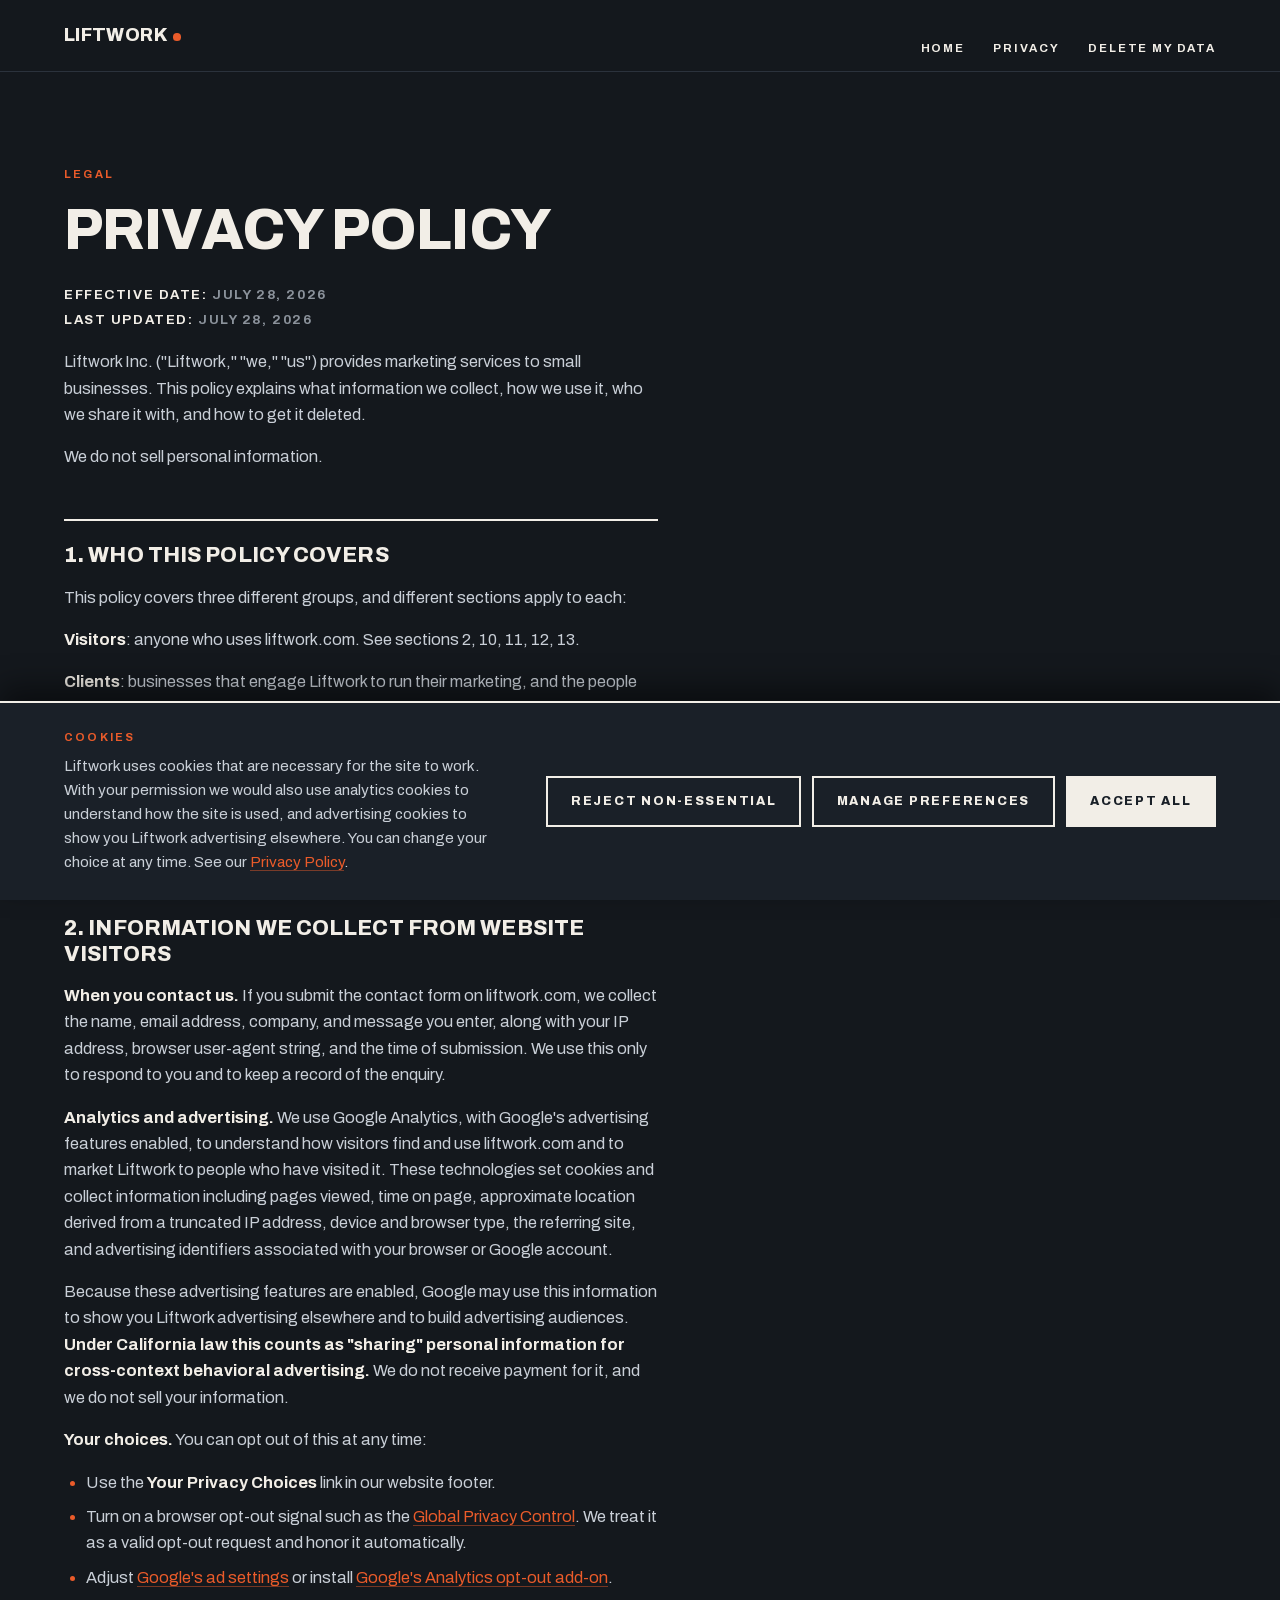
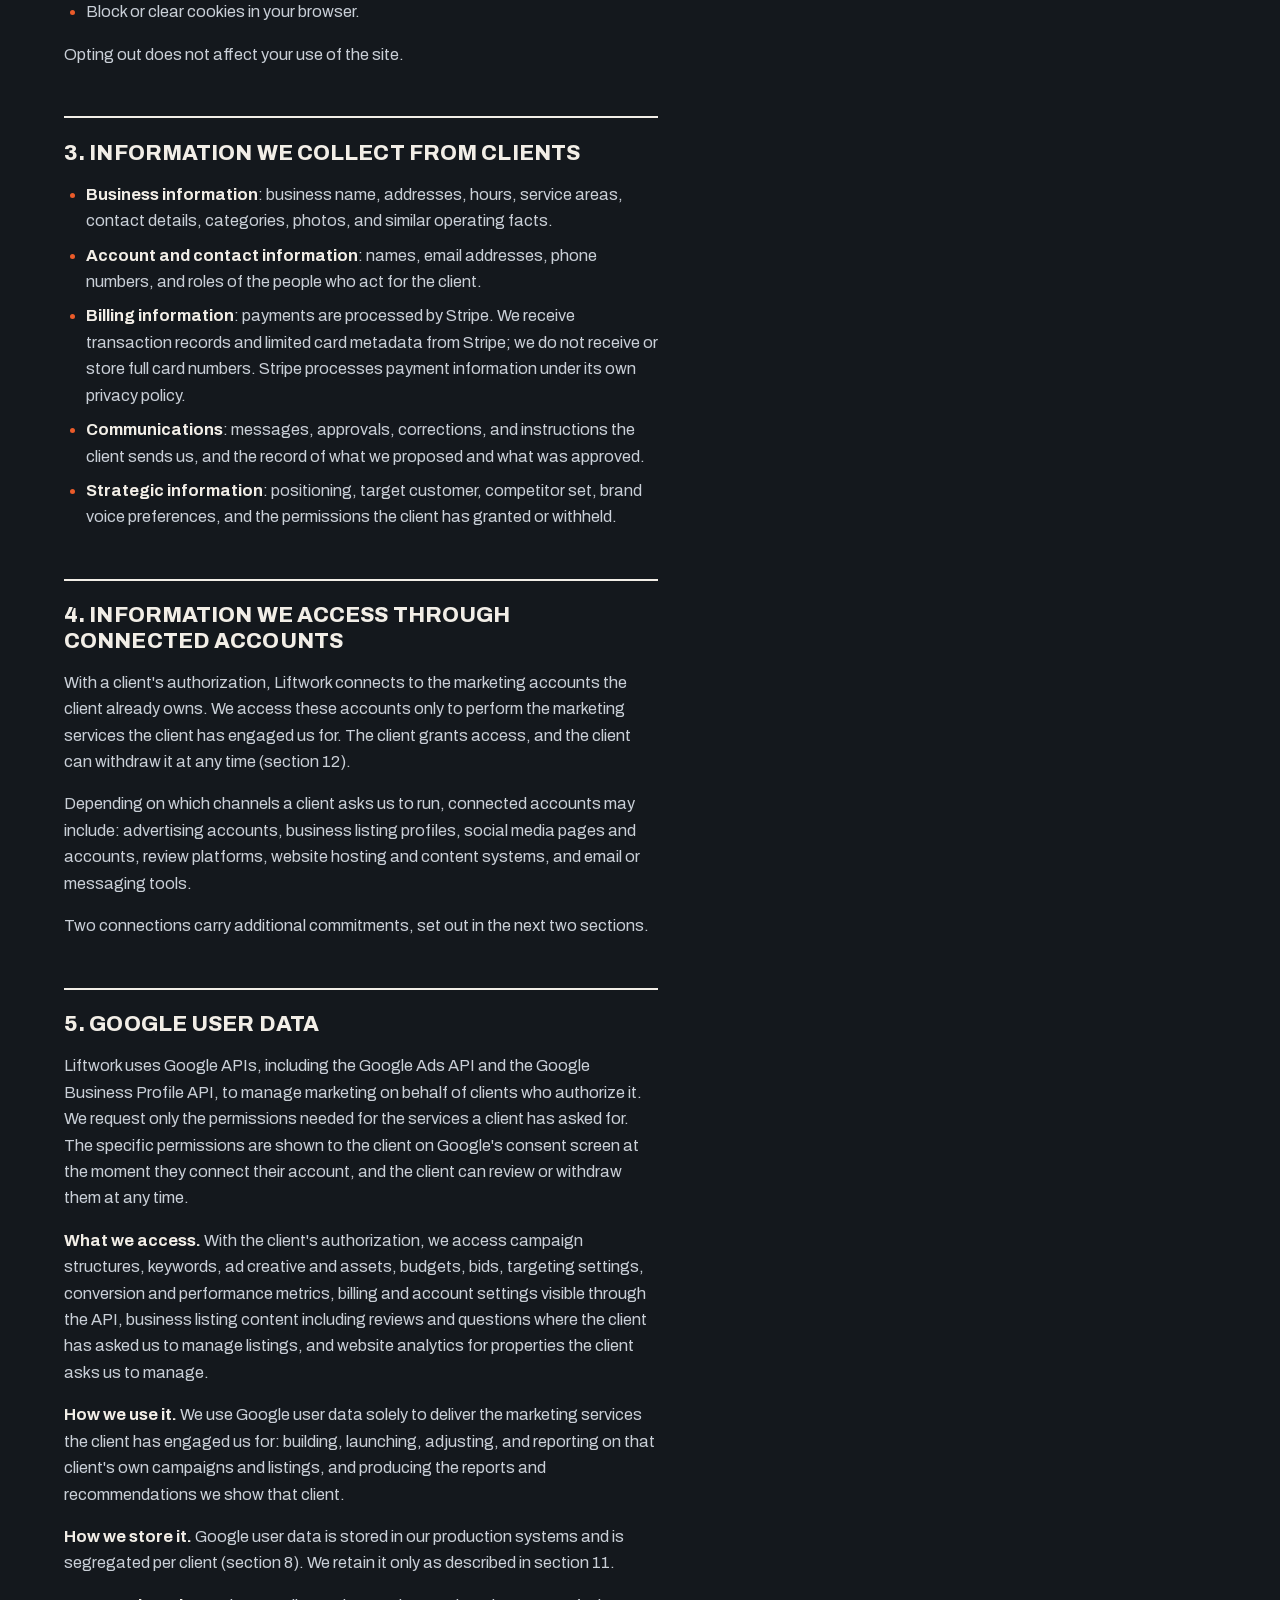
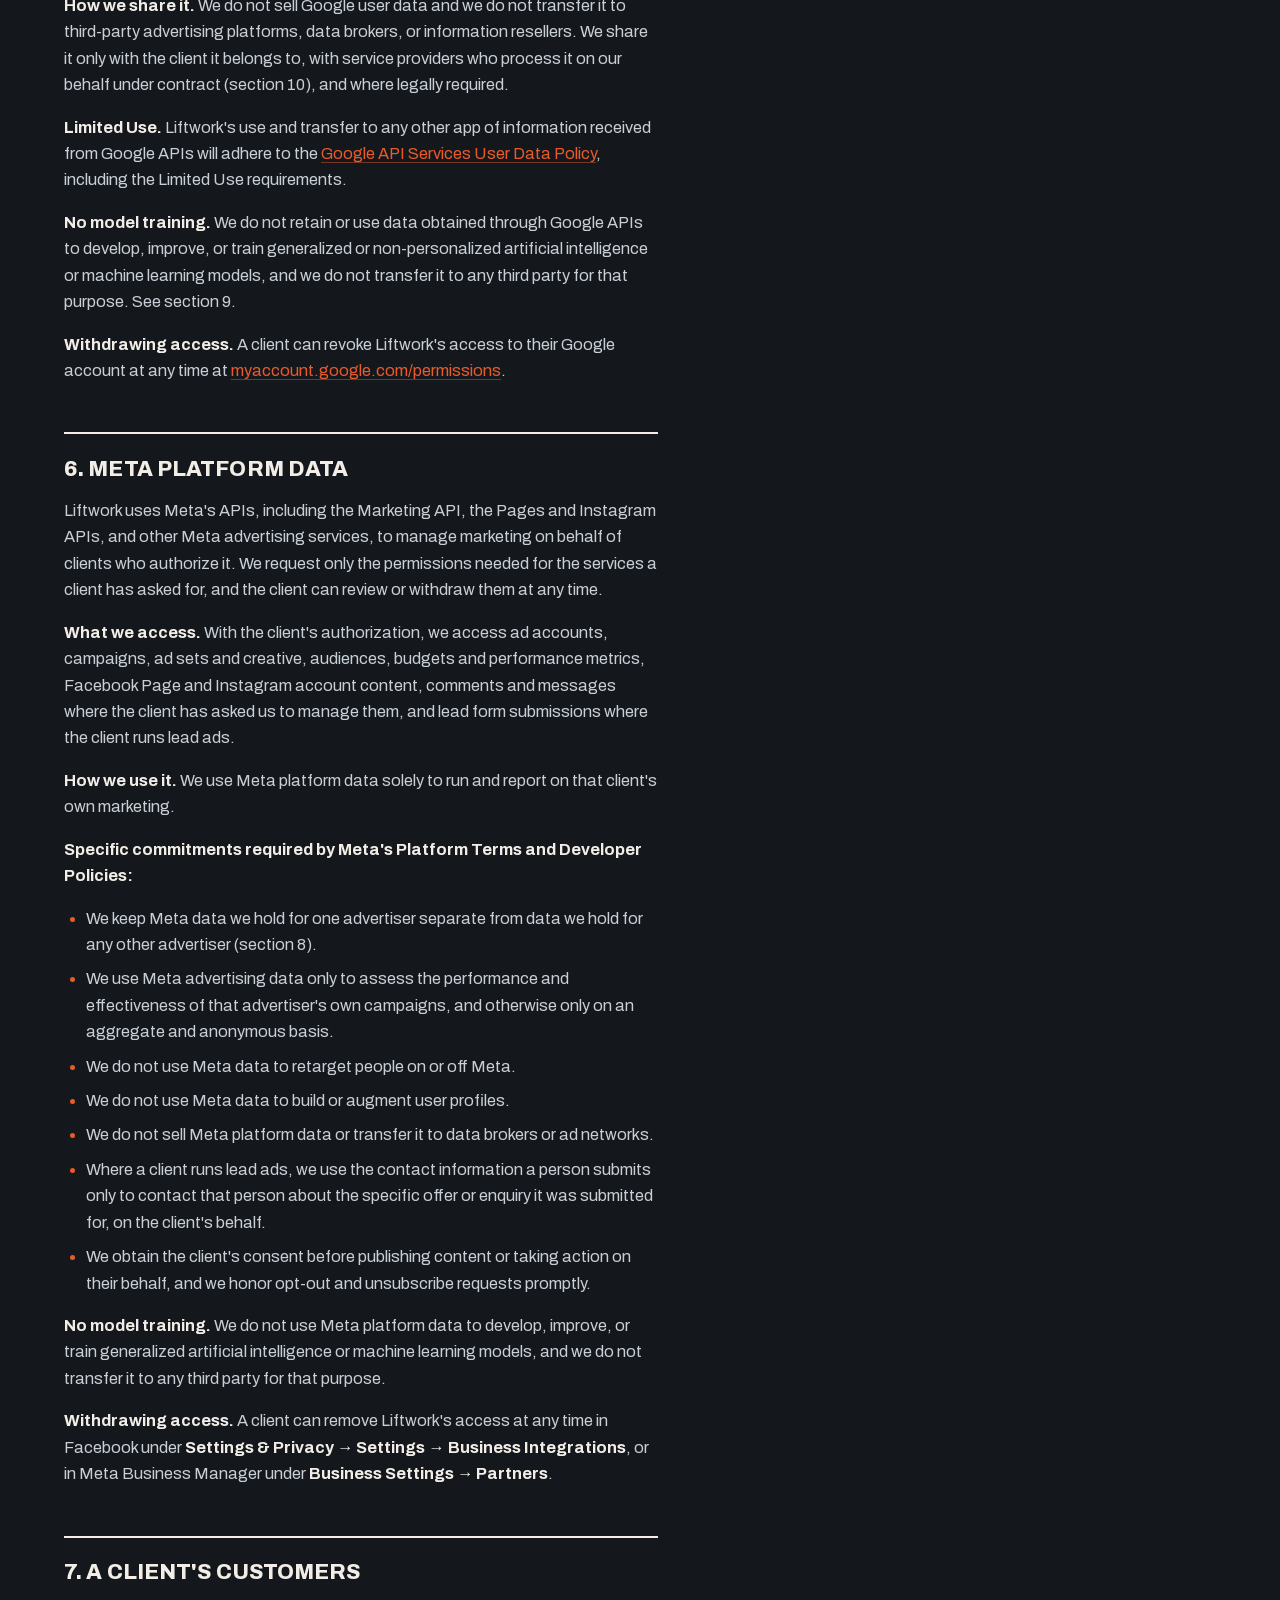
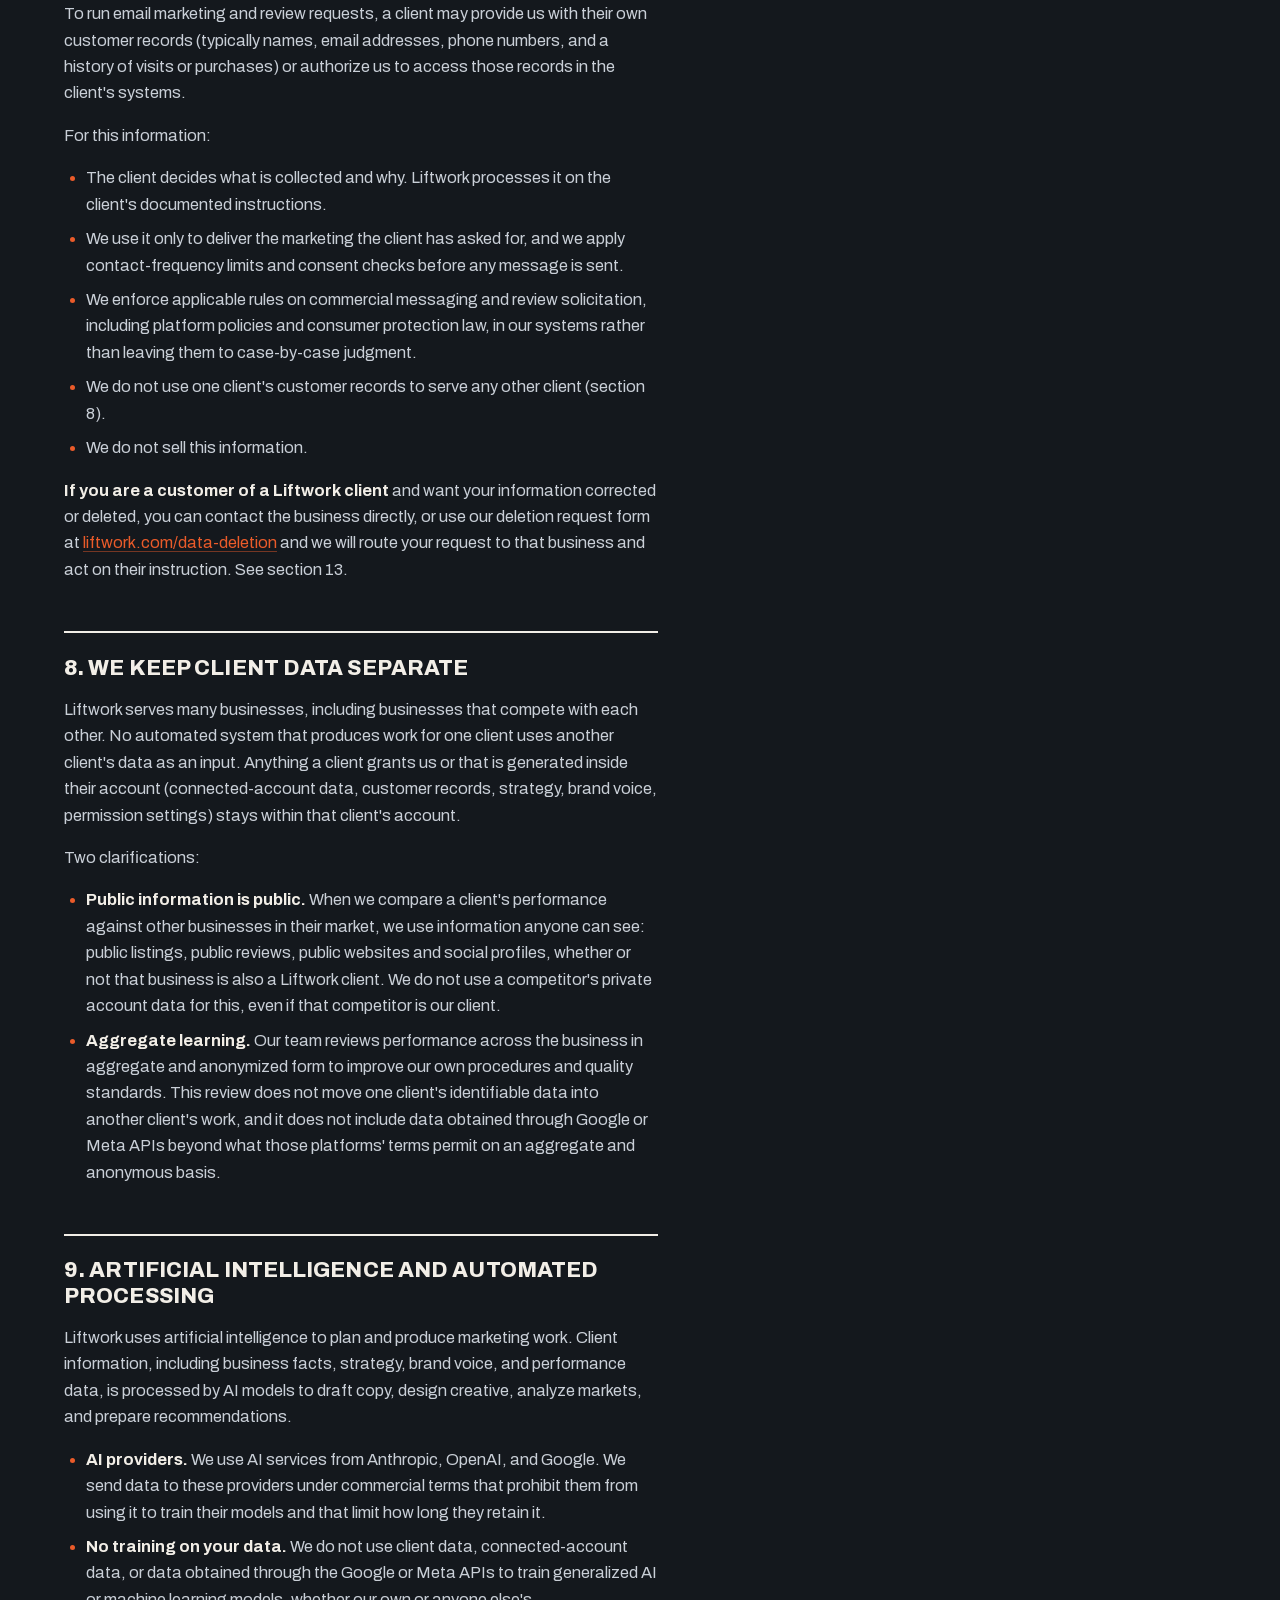
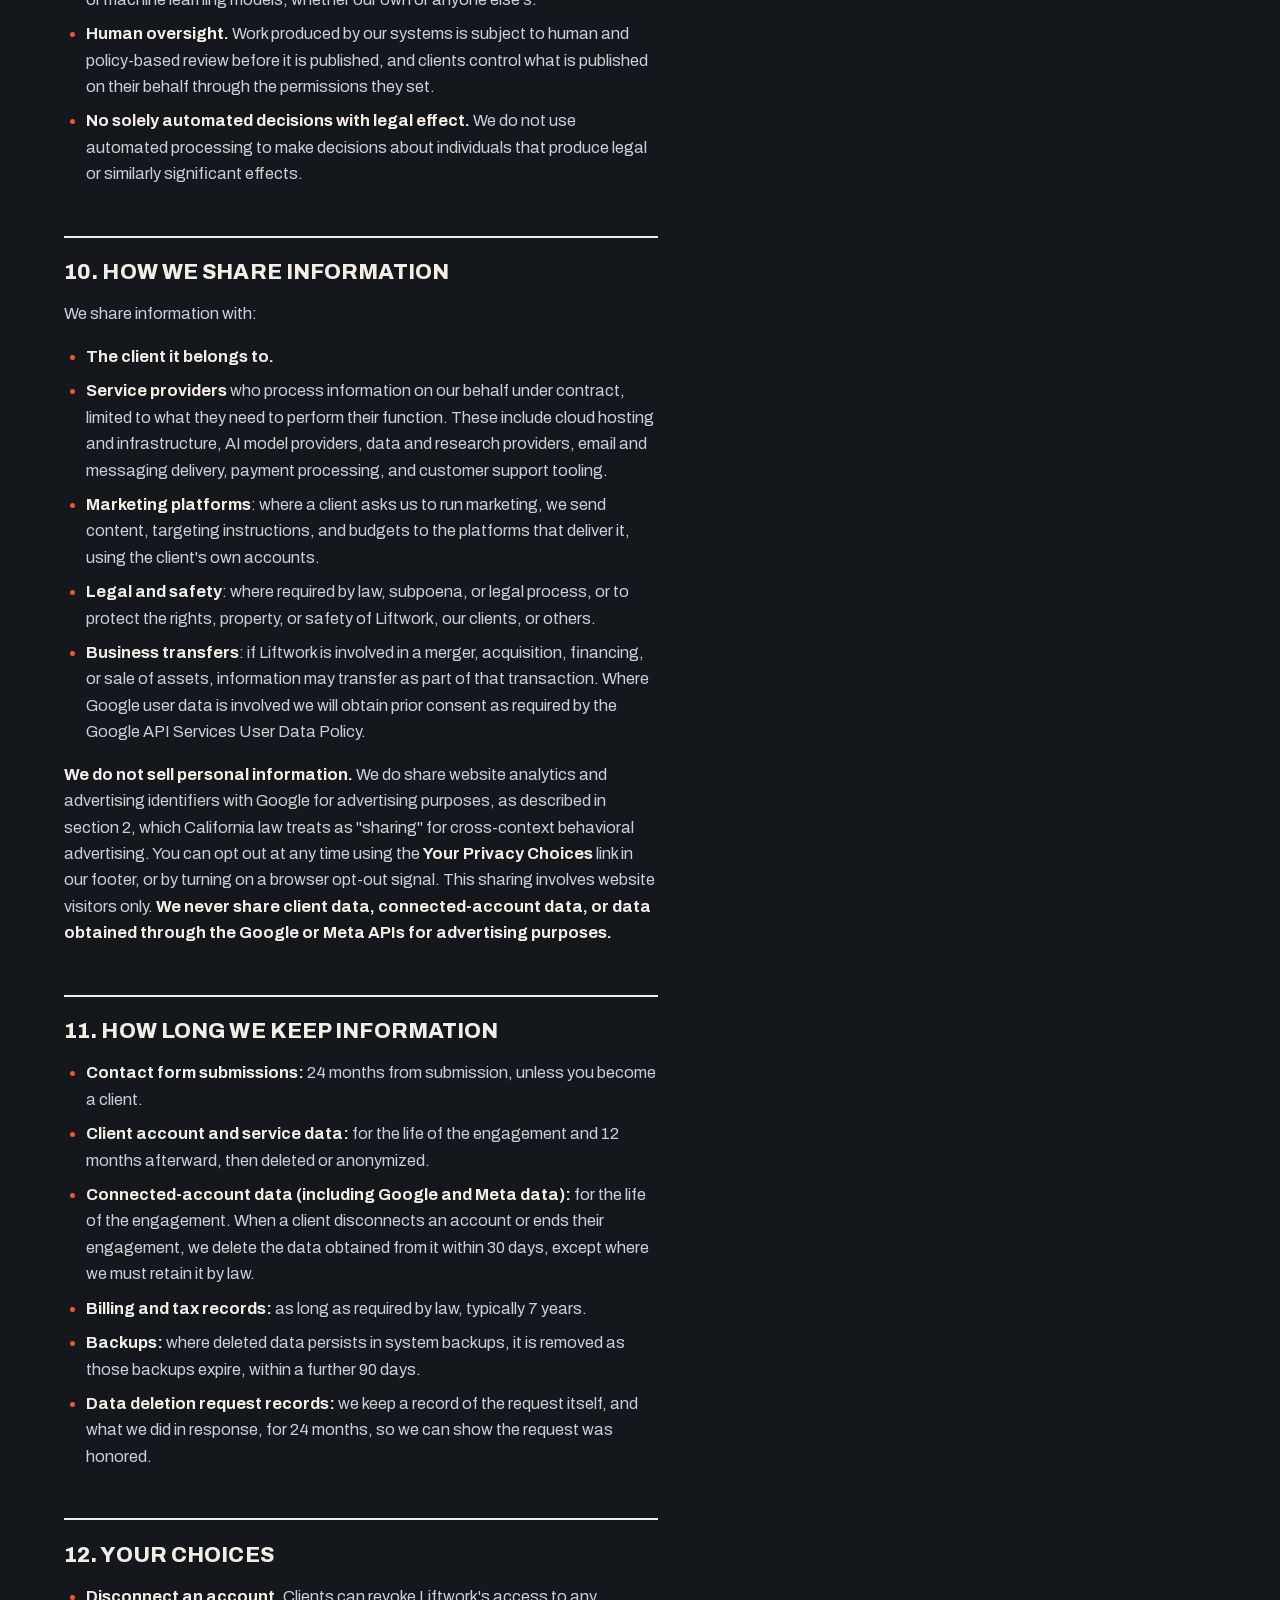
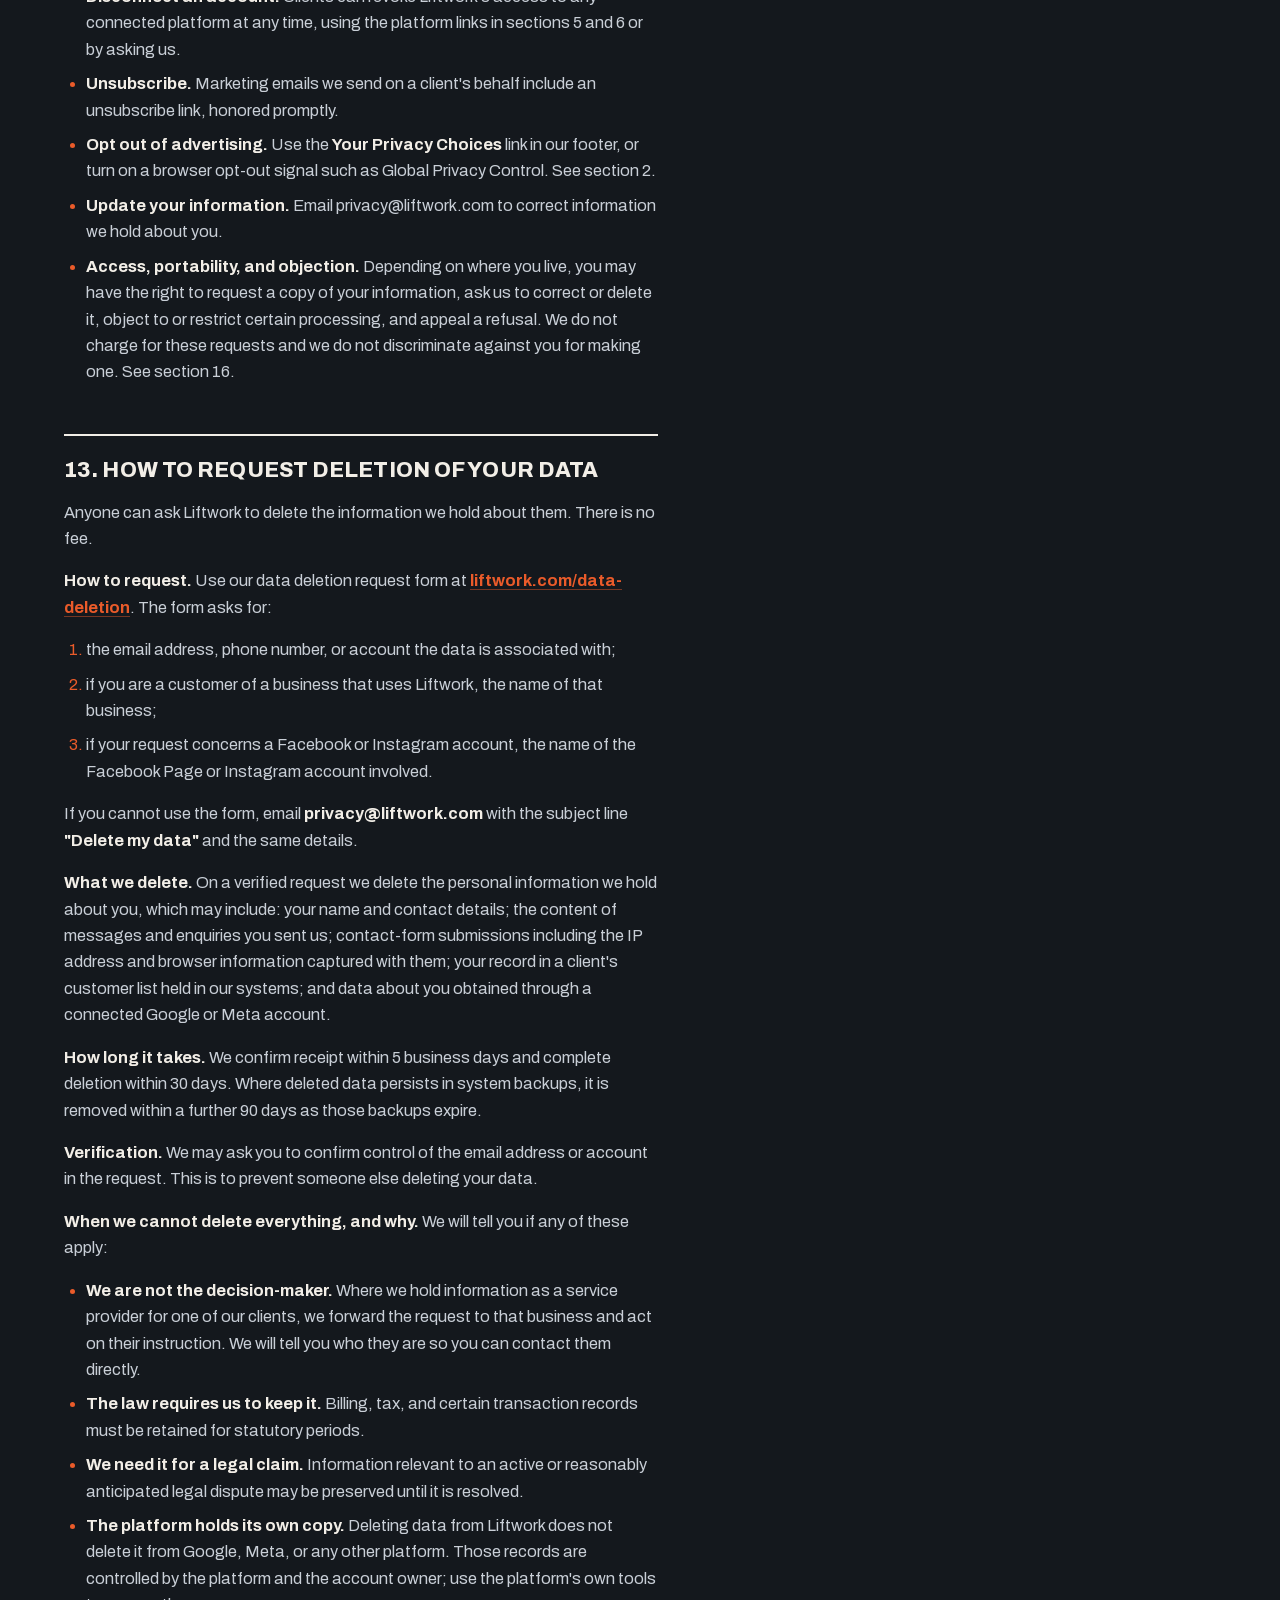
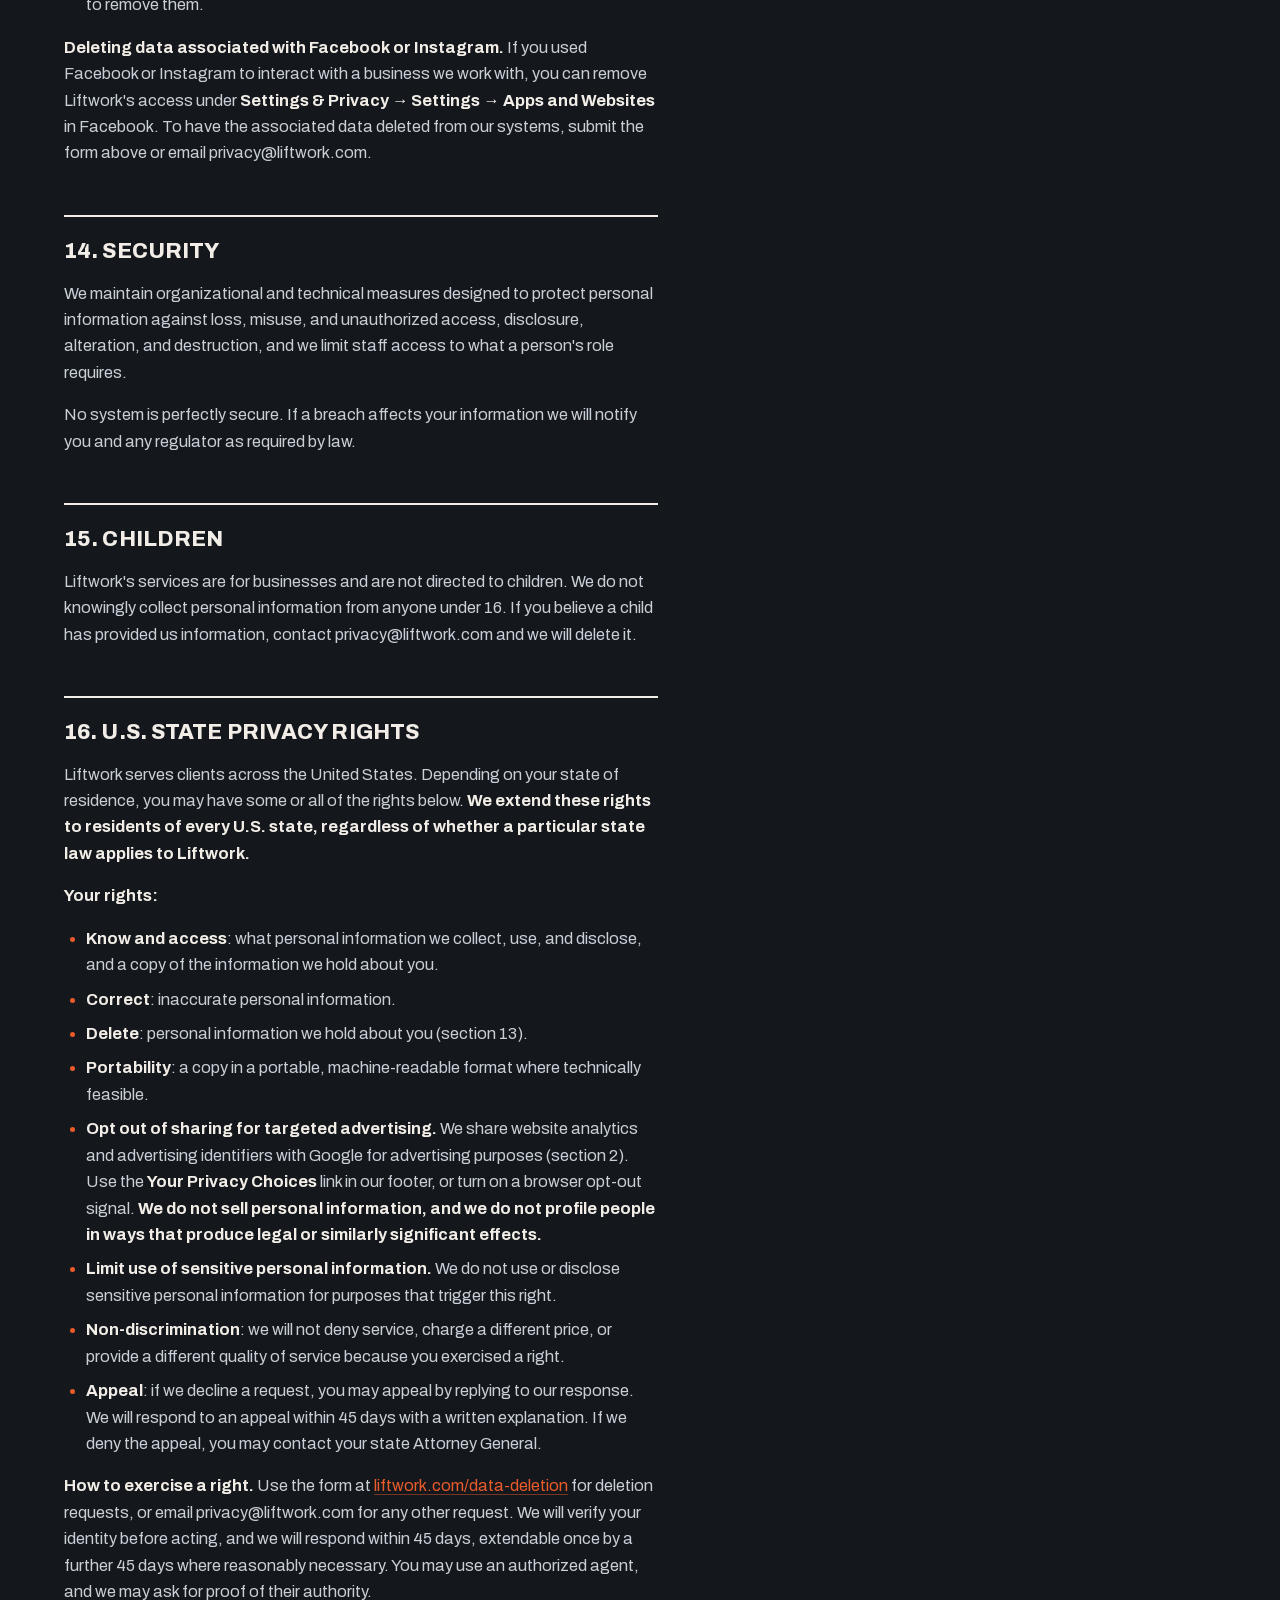
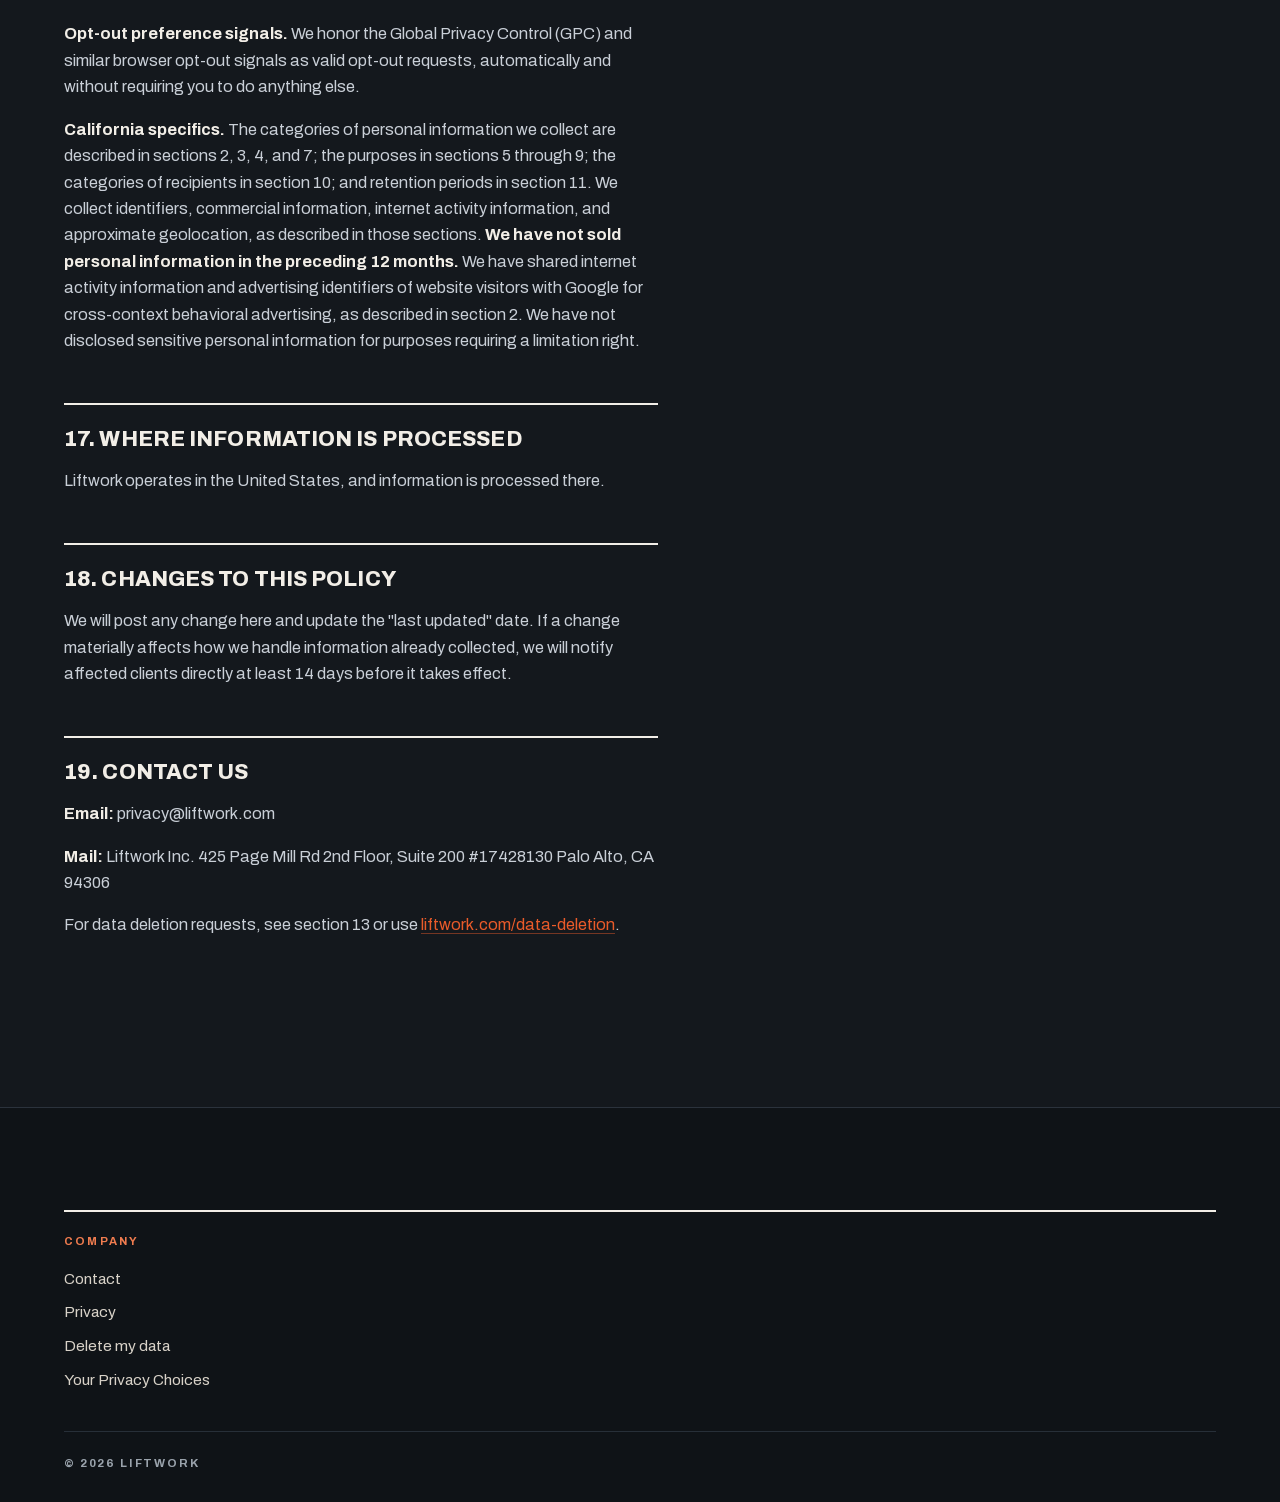
<file: privacy/index.html>
<!doctype html>
<html lang="en">
<head>
<meta charset="utf-8">
<meta name="viewport" content="width=device-width, initial-scale=1">
<title>Privacy Policy | Liftwork</title>
<meta name="description" content="How Liftwork collects, uses, shares, and deletes personal information.">
<meta name="theme-color" content="#14181D">
<link rel="icon" href="data:image/svg+xml,%3Csvg xmlns='http://www.w3.org/2000/svg' viewBox='0 0 32 32'%3E%3Ccircle cx='16' cy='16' r='10' fill='%23EA5B2A'/%3E%3Cpolygon points='16,12.5 21.5,17.5 21.5,20.3 16,15.3 10.5,20.3 10.5,17.5' fill='%2314181D'/%3E%3C/svg%3E">
<link rel="stylesheet" href="../legal.css">
  <link rel="stylesheet" href="../consent.css">
</head>
<body>
<header class="masthead">
  <div class="wrap">
    <a class="wordmark" href="../index.html">Liftwork</a>
    <nav aria-label="Primary">
      <ul>
        <li><a href="../index.html">Home</a></li>
        <li><a href="../privacy/index.html">Privacy</a></li>
        <li><a href="../data-deletion/index.html">Delete my data</a></li>
      </ul>
    </nav>
  </div>
</header>

<main>
  <div class="wrap">
    <div class="doc">
    <p class="kicker">Legal</p>
<h1>Privacy Policy</h1>
    <p class="dates"><strong>Effective date:</strong> July 28, 2026<br><strong>Last updated:</strong> July 28, 2026</p>
    <p>Liftwork Inc. ("Liftwork," "we," "us") provides marketing services to small businesses. This policy explains what information we collect, how we use it, who we share it with, and how to get it deleted.</p>
    <p>We do not sell personal information.</p>
    <h2>1. Who this policy covers</h2>
    <p>This policy covers three different groups, and different sections apply to each:</p>
    <p><strong>Visitors</strong>: anyone who uses liftwork.com. See sections 2, 10, 11, 12, 13.</p>
    <p><strong>Clients</strong>: businesses that engage Liftwork to run their marketing, and the people who act for them. See all sections.</p>
    <p><strong>A client's customers</strong>: people whose information reaches us through a client's connected accounts and customer records. For this information Liftwork acts on the client's instructions as a service provider (a "processor" under some laws); the client decides what is collected and why. See section 7.</p>
    <h2>2. Information we collect from website visitors</h2>
    <p><strong>When you contact us.</strong> If you submit the contact form on liftwork.com, we collect the name, email address, company, and message you enter, along with your IP address, browser user-agent string, and the time of submission. We use this only to respond to you and to keep a record of the enquiry.</p>
    <p><strong>Analytics and advertising.</strong> We use Google Analytics, with Google's advertising features enabled, to understand how visitors find and use liftwork.com and to market Liftwork to people who have visited it. These technologies set cookies and collect information including pages viewed, time on page, approximate location derived from a truncated IP address, device and browser type, the referring site, and advertising identifiers associated with your browser or Google account.</p>
    <p>Because these advertising features are enabled, Google may use this information to show you Liftwork advertising elsewhere and to build advertising audiences. <strong>Under California law this counts as "sharing" personal information for cross-context behavioral advertising.</strong> We do not receive payment for it, and we do not sell your information.</p>
    <p><strong>Your choices.</strong> You can opt out of this at any time:</p>
    <ul>
    <li>Use the <strong>Your Privacy Choices</strong> link in our website footer.</li>
    <li>Turn on a browser opt-out signal such as the <a href="https://globalprivacycontrol.org/">Global Privacy Control</a>. We treat it as a valid opt-out request and honor it automatically.</li>
    <li>Adjust <a href="https://myadcenter.google.com/">Google's ad settings</a> or install <a href="https://tools.google.com/dlpage/gaoptout">Google's Analytics opt-out add-on</a>.</li>
    <li>Block or clear cookies in your browser.</li>
    </ul>
    <p>Opting out does not affect your use of the site.</p>
    <h2>3. Information we collect from clients</h2>
    <ul>
    <li><strong>Business information</strong>: business name, addresses, hours, service areas, contact details, categories, photos, and similar operating facts.</li>
    <li><strong>Account and contact information</strong>: names, email addresses, phone numbers, and roles of the people who act for the client.</li>
    <li><strong>Billing information</strong>: payments are processed by Stripe. We receive transaction records and limited card metadata from Stripe; we do not receive or store full card numbers. Stripe processes payment information under its own privacy policy.</li>
    <li><strong>Communications</strong>: messages, approvals, corrections, and instructions the client sends us, and the record of what we proposed and what was approved.</li>
    <li><strong>Strategic information</strong>: positioning, target customer, competitor set, brand voice preferences, and the permissions the client has granted or withheld.</li>
    </ul>
    <h2>4. Information we access through connected accounts</h2>
    <p>With a client's authorization, Liftwork connects to the marketing accounts the client already owns. We access these accounts only to perform the marketing services the client has engaged us for. The client grants access, and the client can withdraw it at any time (section 12).</p>
    <p>Depending on which channels a client asks us to run, connected accounts may include: advertising accounts, business listing profiles, social media pages and accounts, review platforms, website hosting and content systems, and email or messaging tools.</p>
    <p>Two connections carry additional commitments, set out in the next two sections.</p>
    <h2>5. Google user data</h2>
    <p>Liftwork uses Google APIs, including the Google Ads API and the Google Business Profile API, to manage marketing on behalf of clients who authorize it. We request only the permissions needed for the services a client has asked for. The specific permissions are shown to the client on Google's consent screen at the moment they connect their account, and the client can review or withdraw them at any time.</p>
    <p><strong>What we access.</strong> With the client's authorization, we access campaign structures, keywords, ad creative and assets, budgets, bids, targeting settings, conversion and performance metrics, billing and account settings visible through the API, business listing content including reviews and questions where the client has asked us to manage listings, and website analytics for properties the client asks us to manage.</p>
    <p><strong>How we use it.</strong> We use Google user data solely to deliver the marketing services the client has engaged us for: building, launching, adjusting, and reporting on that client's own campaigns and listings, and producing the reports and recommendations we show that client.</p>
    <p><strong>How we store it.</strong> Google user data is stored in our production systems and is segregated per client (section 8). We retain it only as described in section 11.</p>
    <p><strong>How we share it.</strong> We do not sell Google user data and we do not transfer it to third-party advertising platforms, data brokers, or information resellers. We share it only with the client it belongs to, with service providers who process it on our behalf under contract (section 10), and where legally required.</p>
    <p><strong>Limited Use.</strong> Liftwork's use and transfer to any other app of information received from Google APIs will adhere to the <a href="https://developers.google.com/terms/api-services-user-data-policy">Google API Services User Data Policy</a>, including the Limited Use requirements.</p>
    <p><strong>No model training.</strong> We do not retain or use data obtained through Google APIs to develop, improve, or train generalized or non-personalized artificial intelligence or machine learning models, and we do not transfer it to any third party for that purpose. See section 9.</p>
    <p><strong>Withdrawing access.</strong> A client can revoke Liftwork's access to their Google account at any time at <a href="https://myaccount.google.com/permissions">myaccount.google.com/permissions</a>.</p>
    <h2>6. Meta platform data</h2>
    <p>Liftwork uses Meta's APIs, including the Marketing API, the Pages and Instagram APIs, and other Meta advertising services, to manage marketing on behalf of clients who authorize it. We request only the permissions needed for the services a client has asked for, and the client can review or withdraw them at any time.</p>
    <p><strong>What we access.</strong> With the client's authorization, we access ad accounts, campaigns, ad sets and creative, audiences, budgets and performance metrics, Facebook Page and Instagram account content, comments and messages where the client has asked us to manage them, and lead form submissions where the client runs lead ads.</p>
    <p><strong>How we use it.</strong> We use Meta platform data solely to run and report on that client's own marketing.</p>
    <p><strong>Specific commitments required by Meta's Platform Terms and Developer Policies:</strong></p>
    <ul>
    <li>We keep Meta data we hold for one advertiser separate from data we hold for any other advertiser (section 8).</li>
    <li>We use Meta advertising data only to assess the performance and effectiveness of that advertiser's own campaigns, and otherwise only on an aggregate and anonymous basis.</li>
    <li>We do not use Meta data to retarget people on or off Meta.</li>
    <li>We do not use Meta data to build or augment user profiles.</li>
    <li>We do not sell Meta platform data or transfer it to data brokers or ad networks.</li>
    <li>Where a client runs lead ads, we use the contact information a person submits only to contact that person about the specific offer or enquiry it was submitted for, on the client's behalf.</li>
    <li>We obtain the client's consent before publishing content or taking action on their behalf, and we honor opt-out and unsubscribe requests promptly.</li>
    </ul>
    <p><strong>No model training.</strong> We do not use Meta platform data to develop, improve, or train generalized artificial intelligence or machine learning models, and we do not transfer it to any third party for that purpose.</p>
    <p><strong>Withdrawing access.</strong> A client can remove Liftwork's access at any time in Facebook under <strong>Settings &amp; Privacy → Settings → Business Integrations</strong>, or in Meta Business Manager under <strong>Business Settings → Partners</strong>.</p>
    <h2>7. A client's customers</h2>
    <p>To run email marketing and review requests, a client may provide us with their own customer records (typically names, email addresses, phone numbers, and a history of visits or purchases) or authorize us to access those records in the client's systems.</p>
    <p>For this information:</p>
    <ul>
    <li>The client decides what is collected and why. Liftwork processes it on the client's documented instructions.</li>
    <li>We use it only to deliver the marketing the client has asked for, and we apply contact-frequency limits and consent checks before any message is sent.</li>
    <li>We enforce applicable rules on commercial messaging and review solicitation, including platform policies and consumer protection law, in our systems rather than leaving them to case-by-case judgment.</li>
    <li>We do not use one client's customer records to serve any other client (section 8).</li>
    <li>We do not sell this information.</li>
    </ul>
    <p><strong>If you are a customer of a Liftwork client</strong> and want your information corrected or deleted, you can contact the business directly, or use our deletion request form at <a href="https://liftwork.com/data-deletion">liftwork.com/data-deletion</a> and we will route your request to that business and act on their instruction. See section 13.</p>
    <h2>8. We keep client data separate</h2>
    <p>Liftwork serves many businesses, including businesses that compete with each other. No automated system that produces work for one client uses another client's data as an input. Anything a client grants us or that is generated inside their account (connected-account data, customer records, strategy, brand voice, permission settings) stays within that client's account.</p>
    <p>Two clarifications:</p>
    <ul>
    <li><strong>Public information is public.</strong> When we compare a client's performance against other businesses in their market, we use information anyone can see: public listings, public reviews, public websites and social profiles, whether or not that business is also a Liftwork client. We do not use a competitor's private account data for this, even if that competitor is our client.</li>
    <li><strong>Aggregate learning.</strong> Our team reviews performance across the business in aggregate and anonymized form to improve our own procedures and quality standards. This review does not move one client's identifiable data into another client's work, and it does not include data obtained through Google or Meta APIs beyond what those platforms' terms permit on an aggregate and anonymous basis.</li>
    </ul>
    <h2>9. Artificial intelligence and automated processing</h2>
    <p>Liftwork uses artificial intelligence to plan and produce marketing work. Client information, including business facts, strategy, brand voice, and performance data, is processed by AI models to draft copy, design creative, analyze markets, and prepare recommendations.</p>
    <ul>
    <li><strong>AI providers.</strong> We use AI services from Anthropic, OpenAI, and Google. We send data to these providers under commercial terms that prohibit them from using it to train their models and that limit how long they retain it.</li>
    <li><strong>No training on your data.</strong> We do not use client data, connected-account data, or data obtained through the Google or Meta APIs to train generalized AI or machine learning models, whether our own or anyone else's.</li>
    <li><strong>Human oversight.</strong> Work produced by our systems is subject to human and policy-based review before it is published, and clients control what is published on their behalf through the permissions they set.</li>
    <li><strong>No solely automated decisions with legal effect.</strong> We do not use automated processing to make decisions about individuals that produce legal or similarly significant effects.</li>
    </ul>
    <h2>10. How we share information</h2>
    <p>We share information with:</p>
    <ul>
    <li><strong>The client it belongs to.</strong></li>
    <li><strong>Service providers</strong> who process information on our behalf under contract, limited to what they need to perform their function. These include cloud hosting and infrastructure, AI model providers, data and research providers, email and messaging delivery, payment processing, and customer support tooling.</li>
    <li><strong>Marketing platforms</strong>: where a client asks us to run marketing, we send content, targeting instructions, and budgets to the platforms that deliver it, using the client's own accounts.</li>
    <li><strong>Legal and safety</strong>: where required by law, subpoena, or legal process, or to protect the rights, property, or safety of Liftwork, our clients, or others.</li>
    <li><strong>Business transfers</strong>: if Liftwork is involved in a merger, acquisition, financing, or sale of assets, information may transfer as part of that transaction. Where Google user data is involved we will obtain prior consent as required by the Google API Services User Data Policy.</li>
    </ul>
    <p><strong>We do not sell personal information.</strong> We do share website analytics and advertising identifiers with Google for advertising purposes, as described in section 2, which California law treats as "sharing" for cross-context behavioral advertising. You can opt out at any time using the <strong>Your Privacy Choices</strong> link in our footer, or by turning on a browser opt-out signal. This sharing involves website visitors only. <strong>We never share client data, connected-account data, or data obtained through the Google or Meta APIs for advertising purposes.</strong></p>
    <h2>11. How long we keep information</h2>
    <ul>
    <li><strong>Contact form submissions:</strong> 24 months from submission, unless you become a client.</li>
    <li><strong>Client account and service data:</strong> for the life of the engagement and 12 months afterward, then deleted or anonymized.</li>
    <li><strong>Connected-account data (including Google and Meta data):</strong> for the life of the engagement. When a client disconnects an account or ends their engagement, we delete the data obtained from it within 30 days, except where we must retain it by law.</li>
    <li><strong>Billing and tax records:</strong> as long as required by law, typically 7 years.</li>
    <li><strong>Backups:</strong> where deleted data persists in system backups, it is removed as those backups expire, within a further 90 days.</li>
    <li><strong>Data deletion request records:</strong> we keep a record of the request itself, and what we did in response, for 24 months, so we can show the request was honored.</li>
    </ul>
    <h2>12. Your choices</h2>
    <ul>
    <li><strong>Disconnect an account.</strong> Clients can revoke Liftwork's access to any connected platform at any time, using the platform links in sections 5 and 6 or by asking us.</li>
    <li><strong>Unsubscribe.</strong> Marketing emails we send on a client's behalf include an unsubscribe link, honored promptly.</li>
    <li><strong>Opt out of advertising.</strong> Use the <strong>Your Privacy Choices</strong> link in our footer, or turn on a browser opt-out signal such as Global Privacy Control. See section 2.</li>
    <li><strong>Update your information.</strong> Email privacy@liftwork.com to correct information we hold about you.</li>
    <li><strong>Access, portability, and objection.</strong> Depending on where you live, you may have the right to request a copy of your information, ask us to correct or delete it, object to or restrict certain processing, and appeal a refusal. We do not charge for these requests and we do not discriminate against you for making one. See section 16.</li>
    </ul>
    <h2 id="data-deletion">13. How to request deletion of your data</h2>
    <p>Anyone can ask Liftwork to delete the information we hold about them. There is no fee.</p>
    <p><strong>How to request.</strong> Use our data deletion request form at <strong><a href="https://liftwork.com/data-deletion">liftwork.com/data-deletion</a></strong>. The form asks for:</p>
    <ol>
    <li>the email address, phone number, or account the data is associated with;</li>
    <li>if you are a customer of a business that uses Liftwork, the name of that business;</li>
    <li>if your request concerns a Facebook or Instagram account, the name of the Facebook Page or Instagram account involved.</li>
    </ol>
    <p>If you cannot use the form, email <strong>privacy@liftwork.com</strong> with the subject line <strong>"Delete my data"</strong> and the same details.</p>
    <p><strong>What we delete.</strong> On a verified request we delete the personal information we hold about you, which may include: your name and contact details; the content of messages and enquiries you sent us; contact-form submissions including the IP address and browser information captured with them; your record in a client's customer list held in our systems; and data about you obtained through a connected Google or Meta account.</p>
    <p><strong>How long it takes.</strong> We confirm receipt within 5 business days and complete deletion within 30 days. Where deleted data persists in system backups, it is removed within a further 90 days as those backups expire.</p>
    <p><strong>Verification.</strong> We may ask you to confirm control of the email address or account in the request. This is to prevent someone else deleting your data.</p>
    <p><strong>When we cannot delete everything, and why.</strong> We will tell you if any of these apply:</p>
    <ul>
    <li><strong>We are not the decision-maker.</strong> Where we hold information as a service provider for one of our clients, we forward the request to that business and act on their instruction. We will tell you who they are so you can contact them directly.</li>
    <li><strong>The law requires us to keep it.</strong> Billing, tax, and certain transaction records must be retained for statutory periods.</li>
    <li><strong>We need it for a legal claim.</strong> Information relevant to an active or reasonably anticipated legal dispute may be preserved until it is resolved.</li>
    <li><strong>The platform holds its own copy.</strong> Deleting data from Liftwork does not delete it from Google, Meta, or any other platform. Those records are controlled by the platform and the account owner; use the platform's own tools to remove them.</li>
    </ul>
    <p><strong>Deleting data associated with Facebook or Instagram.</strong> If you used Facebook or Instagram to interact with a business we work with, you can remove Liftwork's access under <strong>Settings &amp; Privacy → Settings → Apps and Websites</strong> in Facebook. To have the associated data deleted from our systems, submit the form above or email privacy@liftwork.com.</p>
    <h2>14. Security</h2>
    <p>We maintain organizational and technical measures designed to protect personal information against loss, misuse, and unauthorized access, disclosure, alteration, and destruction, and we limit staff access to what a person's role requires.</p>
    <p>No system is perfectly secure. If a breach affects your information we will notify you and any regulator as required by law.</p>
    <h2>15. Children</h2>
    <p>Liftwork's services are for businesses and are not directed to children. We do not knowingly collect personal information from anyone under 16. If you believe a child has provided us information, contact privacy@liftwork.com and we will delete it.</p>
    <h2>16. U.S. state privacy rights</h2>
    <p>Liftwork serves clients across the United States. Depending on your state of residence, you may have some or all of the rights below. <strong>We extend these rights to residents of every U.S. state, regardless of whether a particular state law applies to Liftwork.</strong></p>
    <p><strong>Your rights:</strong></p>
    <ul>
    <li><strong>Know and access</strong>: what personal information we collect, use, and disclose, and a copy of the information we hold about you.</li>
    <li><strong>Correct</strong>: inaccurate personal information.</li>
    <li><strong>Delete</strong>: personal information we hold about you (section 13).</li>
    <li><strong>Portability</strong>: a copy in a portable, machine-readable format where technically feasible.</li>
    <li><strong>Opt out of sharing for targeted advertising.</strong> We share website analytics and advertising identifiers with Google for advertising purposes (section 2). Use the <strong>Your Privacy Choices</strong> link in our footer, or turn on a browser opt-out signal. <strong>We do not sell personal information, and we do not profile people in ways that produce legal or similarly significant effects.</strong></li>
    <li><strong>Limit use of sensitive personal information.</strong> We do not use or disclose sensitive personal information for purposes that trigger this right.</li>
    <li><strong>Non-discrimination</strong>: we will not deny service, charge a different price, or provide a different quality of service because you exercised a right.</li>
    <li><strong>Appeal</strong>: if we decline a request, you may appeal by replying to our response. We will respond to an appeal within 45 days with a written explanation. If we deny the appeal, you may contact your state Attorney General.</li>
    </ul>
    <p><strong>How to exercise a right.</strong> Use the form at <a href="https://liftwork.com/data-deletion">liftwork.com/data-deletion</a> for deletion requests, or email privacy@liftwork.com for any other request. We will verify your identity before acting, and we will respond within 45 days, extendable once by a further 45 days where reasonably necessary. You may use an authorized agent, and we may ask for proof of their authority.</p>
    <p><strong>Opt-out preference signals.</strong> We honor the Global Privacy Control (GPC) and similar browser opt-out signals as valid opt-out requests, automatically and without requiring you to do anything else.</p>
    <p><strong>California specifics.</strong> The categories of personal information we collect are described in sections 2, 3, 4, and 7; the purposes in sections 5 through 9; the categories of recipients in section 10; and retention periods in section 11. We collect identifiers, commercial information, internet activity information, and approximate geolocation, as described in those sections. <strong>We have not sold personal information in the preceding 12 months.</strong> We have shared internet activity information and advertising identifiers of website visitors with Google for cross-context behavioral advertising, as described in section 2. We have not disclosed sensitive personal information for purposes requiring a limitation right.</p>
    <h2>17. Where information is processed</h2>
    <p>Liftwork operates in the United States, and information is processed there.</p>
    <h2>18. Changes to this policy</h2>
    <p>We will post any change here and update the "last updated" date. If a change materially affects how we handle information already collected, we will notify affected clients directly at least 14 days before it takes effect.</p>
    <h2>19. Contact us</h2>
    <p><strong>Email:</strong> privacy@liftwork.com</p>
    <p><strong>Mail:</strong> Liftwork Inc. 425 Page Mill Rd 2nd Floor, Suite 200 #17428130 Palo Alto, CA 94306</p>
    <p>For data deletion requests, see section 13 or use <a href="https://liftwork.com/data-deletion">liftwork.com/data-deletion</a>.</p>
    </div>
  </div>
</main>

<footer>
  <div class="wrap">
    <div class="foot-col">
      <h2 class="foot-h">Company</h2>
      <ul>
        <li><a href="../index.html#contact">Contact</a></li>
        <li><a href="../privacy/index.html">Privacy</a></li>
        <li><a href="../data-deletion/index.html">Delete my data</a></li>
<li><a href="#" data-lw-consent-open>Your Privacy Choices</a></li>
      </ul>
    </div>
    <div class="colophon"><span>© 2026 Liftwork</span></div>
  </div>
</footer>
<script src="../consent.js" defer></script>
</body>
</html>
</file>
<file: consent.css>
/* ============================================================
   LIFTWORK — cookie consent
   mission control: hard edges, flat planes,
   one orange accent. No rounded corners, no soft shadows.
   ============================================================ */
.lw-consent, .lw-prefs{
  --chalk:#1A2028; --chalk-2:#242B34; --chalk-3:#2B323C;
  --slate:#C9CFD7; --slate-deep:#F2EEE7; --slate-mid:#98A0A9;
  --rust:#EA5B2A; --rust-light:#F07C4F;
  font-family:'Archivo','Helvetica Neue',Helvetica,Arial,sans-serif;
}

/* ---- banner ---- */
.lw-consent{
  position:fixed;inset:auto 0 0 0;z-index:9000;
  background:var(--chalk);border-top:2px solid var(--slate-deep);
  padding:clamp(1.1rem,2.5vw,1.6rem) clamp(1.25rem,5vw,4.5rem);
  box-shadow:0 -14px 28px rgba(0,0,0,.45);
  transform:translateY(100%);transition:transform .32s cubic-bezier(.2,.7,.3,1);
}
.lw-consent[data-open="true"]{transform:none}
@media (prefers-reduced-motion:reduce){.lw-consent{transition:none}}
.lw-consent__inner{max-width:1280px;margin:0 auto;display:grid;gap:1.1rem 3rem;align-items:center}
@media (min-width:900px){.lw-consent__inner{grid-template-columns:1fr auto}}
.lw-consent__title{font-size:.7rem;font-weight:700;letter-spacing:.2em;text-transform:uppercase;color:var(--rust);margin:0 0 .55rem}
.lw-consent__text{margin:0;font-size:.96rem;line-height:1.55;color:var(--slate);max-width:64ch}
.lw-consent__text a{color:var(--rust);text-decoration:none;border-bottom:1px solid rgba(234,91,42,.45)}
.lw-consent__text a:hover{border-bottom-color:var(--rust)}
.lw-consent__actions{display:flex;flex-wrap:wrap;gap:.7rem;align-items:stretch}

/* accept and reject carry identical weight — required, and the thing
   regulators penalise most often when it is not true */
.lw-btn{
  font:inherit;font-weight:800;font-size:.78rem;letter-spacing:.14em;text-transform:uppercase;
  padding:.85rem 1.4rem;border:2px solid var(--slate-deep);background:var(--chalk);
  color:var(--slate-deep);cursor:pointer;border-radius:0;white-space:nowrap;
  transition:background .15s ease,color .15s ease;
}
.lw-btn:hover{background:var(--slate-deep);color:var(--chalk)}
.lw-btn--primary{background:var(--slate-deep);color:var(--chalk)}
.lw-btn--primary:hover{background:var(--rust);border-color:var(--rust);color:#fff}
.lw-btn--quiet{border-color:transparent;background:none;text-decoration:underline;text-underline-offset:4px}
.lw-btn--quiet:hover{background:none;color:var(--rust)}
.lw-btn:focus-visible{outline:2px solid var(--rust);outline-offset:3px}

/* ---- preferences dialog ---- */
.lw-prefs{border:2px solid var(--slate-deep);background:var(--chalk);padding:0;margin:auto;
  max-width:40rem;width:calc(100% - 2rem);color:var(--slate-deep)}
.lw-prefs::backdrop{background:rgba(0,0,0,.6)}
.lw-prefs__head{padding:1.5rem clamp(1.25rem,3vw,2rem) 1.1rem;border-bottom:2px solid var(--slate-deep)}
.lw-prefs__head h2{margin:0;font-size:1.25rem;font-weight:800;letter-spacing:.005em;text-transform:uppercase;line-height:1.15}
.lw-prefs__head p{margin:.7rem 0 0;font-size:.92rem;line-height:1.5;color:var(--slate-mid)}
.lw-prefs__body{padding:.4rem clamp(1.25rem,3vw,2rem) 1rem;max-height:52vh;overflow-y:auto}
.lw-cat{padding:1.15rem 0;border-bottom:1px solid var(--chalk-3);display:grid;grid-template-columns:1fr auto;gap:.6rem 1.4rem;align-items:start}
.lw-cat:last-child{border-bottom:0}
.lw-cat h3{margin:0;font-size:.95rem;font-weight:800;text-transform:uppercase;letter-spacing:.04em}
.lw-cat p{margin:.4rem 0 0;font-size:.88rem;line-height:1.5;color:var(--slate-mid);grid-column:1/-1}
.lw-cat__locked{font-size:.68rem;font-weight:700;letter-spacing:.14em;text-transform:uppercase;color:var(--slate-mid);align-self:center}

/* hard-edged switch, keyboard operable because it is a real checkbox */
.lw-switch{position:relative;display:inline-flex;align-items:center;cursor:pointer}
.lw-switch input{position:absolute;opacity:0;width:100%;height:100%;margin:0;cursor:pointer}
.lw-switch__track{width:52px;height:26px;border:2px solid var(--slate-deep);background:var(--chalk-2);
  display:block;transition:background .16s ease}
.lw-switch__thumb{position:absolute;top:2px;left:2px;width:22px;height:22px;background:var(--slate-deep);
  transition:transform .16s ease,background .16s ease;pointer-events:none}
.lw-switch input:checked ~ .lw-switch__track{background:var(--rust)}
.lw-switch input:checked ~ .lw-switch__thumb{transform:translateX(26px);background:#fff}
.lw-switch input:focus-visible ~ .lw-switch__track{outline:2px solid var(--rust);outline-offset:3px}
.lw-prefs__foot{padding:1.1rem clamp(1.25rem,3vw,2rem) 1.4rem;border-top:2px solid var(--slate-deep);
  display:flex;flex-wrap:wrap;gap:.6rem;justify-content:flex-end;align-items:center}
.lw-prefs__foot .lw-btn{padding:.8rem 1rem;font-size:.72rem;letter-spacing:.11em}
.lw-prefs__foot .lw-btn--primary{margin-left:auto}

/* ---- GPC notice ---- */
.lw-gpc{margin-top:.8rem;padding:.7rem .9rem;border-left:3px solid var(--rust);background:var(--chalk-2);
  font-size:.88rem;line-height:1.5;color:var(--slate)}

@media (max-width:560px){
  .lw-consent__actions{flex-direction:column}
  .lw-btn{width:100%;text-align:center}
  .lw-prefs__foot{justify-content:stretch}
  .lw-prefs__foot .lw-btn{flex:1}
}
</file>
<file: legal.css>
/* ============================================================
   LIFTWORK — legal subpages
   inherits the precisionist industrial plate world:
   charcoal ground, cream rule-work, one orange accent.
   ============================================================ */
@font-face{font-family:'Archivo';font-style:normal;font-weight:400 800;font-display:swap;
  src:url(/fonts/archivo-var.woff2) format('woff2');
  unicode-range:U+0000-00FF,U+0131,U+0152-0153,U+02BB-02BC,U+02C6,U+02DA,U+02DC,U+2000-206F,U+2074,U+20AC,U+2122,U+2191,U+2193,U+2212,U+2215,U+FEFF,U+FFFD}

:root{
  --chalk:#14181D; --chalk-2:#1A2028; --chalk-3:#2B323C;
  --slate:#C9CFD7; --slate-deep:#F2EEE7; --slate-mid:#8B929B;
  --rust:#EA5B2A; --rust-light:#F07C4F;
  --display:'Archivo','Helvetica Neue',Helvetica,Arial,sans-serif;
  --gutter:clamp(1.25rem,5vw,4.5rem);
  --head-h:4.5rem;
}
*{margin:0;padding:0;box-sizing:border-box}
html{scroll-behavior:smooth;overflow-x:clip}
@media (prefers-reduced-motion:reduce){html{scroll-behavior:auto}}
body{font-family:var(--display);background:var(--chalk);color:var(--slate-deep);
  font-size:1.02rem;line-height:1.62;-webkit-font-smoothing:antialiased;overflow-x:clip}
::selection{background:var(--slate-deep);color:var(--chalk)}
html{scrollbar-color:var(--slate-mid) var(--chalk-2)}
a{color:var(--rust);text-decoration:none;border-bottom:1px solid rgba(234,91,42,.45)}
a:hover,a:focus-visible{border-bottom-color:var(--rust)}
:focus-visible{outline:2px solid var(--rust);outline-offset:3px}

.wrap{max-width:1280px;margin:0 auto;padding-inline:var(--gutter)}
.doc{max-width:66ch}

/* ---- masthead ---- */
.masthead{position:sticky;top:0;z-index:50;background:var(--chalk);
  border-bottom:1px solid var(--chalk-3);height:var(--head-h);display:flex;align-items:center}
.masthead .wrap{display:flex;align-items:center;justify-content:space-between;gap:1.5rem;width:100%}
.wordmark{font-weight:800;font-size:1.15rem;letter-spacing:.02em;text-transform:uppercase;
  color:var(--slate-deep);border:0;display:inline-flex;align-items:baseline}
.wordmark::after{content:"";width:.42em;height:.42em;border-radius:50%;background:var(--rust);margin-left:.3em}
.masthead nav ul{display:flex;gap:clamp(.9rem,2.2vw,2.1rem);list-style:none}
.masthead nav a{font-size:.72rem;font-weight:700;letter-spacing:.16em;text-transform:uppercase;
  color:var(--slate-deep);border-bottom:2px solid transparent;padding-bottom:2px}
.masthead nav a:hover,.masthead nav a:focus-visible{border-bottom-color:var(--rust)}

/* ---- document ---- */
main{padding:clamp(2.6rem,6vw,5rem) 0 clamp(3rem,7vw,5.5rem)}
.kicker{font-size:.7rem;font-weight:700;letter-spacing:.2em;text-transform:uppercase;
  color:var(--rust);margin-bottom:1.1rem}
h1{font-size:clamp(2.1rem,1.4rem + 3vw,3.6rem);font-weight:800;line-height:1.02;
  letter-spacing:-.015em;text-transform:uppercase}
.dates{margin-top:1.5rem;font-size:.82rem;font-weight:700;letter-spacing:.12em;
  text-transform:uppercase;color:var(--slate-mid);line-height:1.9}
h2{font-size:clamp(1.15rem,1.02rem + .4vw,1.42rem);font-weight:800;line-height:1.18;
  letter-spacing:.005em;text-transform:uppercase;margin-top:3rem;padding-top:1.4rem;
  border-top:2px solid var(--slate-deep);scroll-margin-top:calc(var(--head-h) + 1rem)}
h3{font-size:1.02rem;font-weight:700;margin-top:1.8rem}
p{margin-top:1rem;color:var(--slate)}
.lede{font-size:clamp(1.1rem,1rem + .5vw,1.35rem);line-height:1.45;margin-top:1.4rem;color:var(--slate)}
strong{font-weight:700;color:var(--slate-deep)}
ul,ol{margin-top:1rem;padding-left:1.35rem;color:var(--slate)}
li{margin-top:.5rem}
li::marker{color:var(--rust)}
hr{border:0;border-top:1px solid var(--chalk-3);margin-top:2.4rem}

/* ---- form ---- */
.panel{border:2px solid var(--slate-deep);background:var(--chalk-2);
  padding:clamp(1.4rem,3vw,2.2rem);margin-top:1.6rem}
form{display:grid;gap:1.6rem}
.field{display:grid;gap:.35rem}
label{font-size:.7rem;font-weight:700;letter-spacing:.16em;text-transform:uppercase;color:var(--slate-deep)}
label .hint{display:block;margin-top:.3rem;font-size:.72rem;font-weight:400;letter-spacing:.02em;
  text-transform:none;color:var(--slate-mid)}
input,textarea{width:100%;font-family:var(--display);font-size:1.05rem;color:var(--slate-deep);
  background:transparent;border:0;border-bottom:2px solid var(--slate-deep);padding:.65rem 0;border-radius:0}
textarea{min-height:6.5rem;resize:vertical}
input:focus,textarea:focus{outline:0;border-bottom-color:var(--rust)}
.act{font:inherit;font-weight:800;font-size:1rem;letter-spacing:.18em;text-transform:uppercase;
  color:var(--slate-deep);background:none;border:0;cursor:pointer;padding:0;
  border-bottom:3px solid var(--rust);padding-bottom:.35rem;transition:color .16s ease;justify-self:start}
.act:hover,.act:focus-visible{color:var(--rust)}
.act[disabled]{opacity:.55;cursor:wait}
.hp-field{position:absolute;left:-9999px;width:1px;height:1px;overflow:hidden}
.form-note{font-size:.95rem;min-height:1.4em;color:var(--slate-mid)}
.form-note.err{color:var(--rust);font-weight:700}
.done{border:2px solid var(--slate-deep);background:var(--chalk-2);
  padding:clamp(1.4rem,3vw,2.2rem);margin-top:1.6rem;display:none}
.done h2{margin-top:0;border-top:0;padding-top:0}
.ref{font-weight:800;letter-spacing:.1em}

/* ---- footer ---- */
footer{background:#0F1317;color:var(--slate-deep);border-top:1px solid var(--chalk-3);margin-top:clamp(3rem,7vw,5rem);
  padding:clamp(2.4rem,5vw,3.4rem) 0 1.8rem}
footer a{color:#d8d2c8;border:0}
footer a:hover{color:var(--rust-light)}
.foot-col .foot-h{font-size:.7rem;font-weight:700;letter-spacing:.2em;text-transform:uppercase;
  color:var(--rust-light);margin-bottom:1.1rem}
.foot-col ul{list-style:none;display:grid;gap:.55rem;padding:0;margin:0}
.foot-col li{font-size:.97rem;color:#d8d2c8;margin:0}
.colophon{margin-top:2.4rem;padding-top:1.4rem;border-top:1px solid rgba(43,50,60,.9);
  font-size:.72rem;font-weight:700;letter-spacing:.16em;text-transform:uppercase;color:#9aa3ac}
@media (max-width:640px){
  .masthead nav ul{gap:.85rem}
  .masthead nav a{font-size:.62rem;letter-spacing:.1em}
}
</file>
